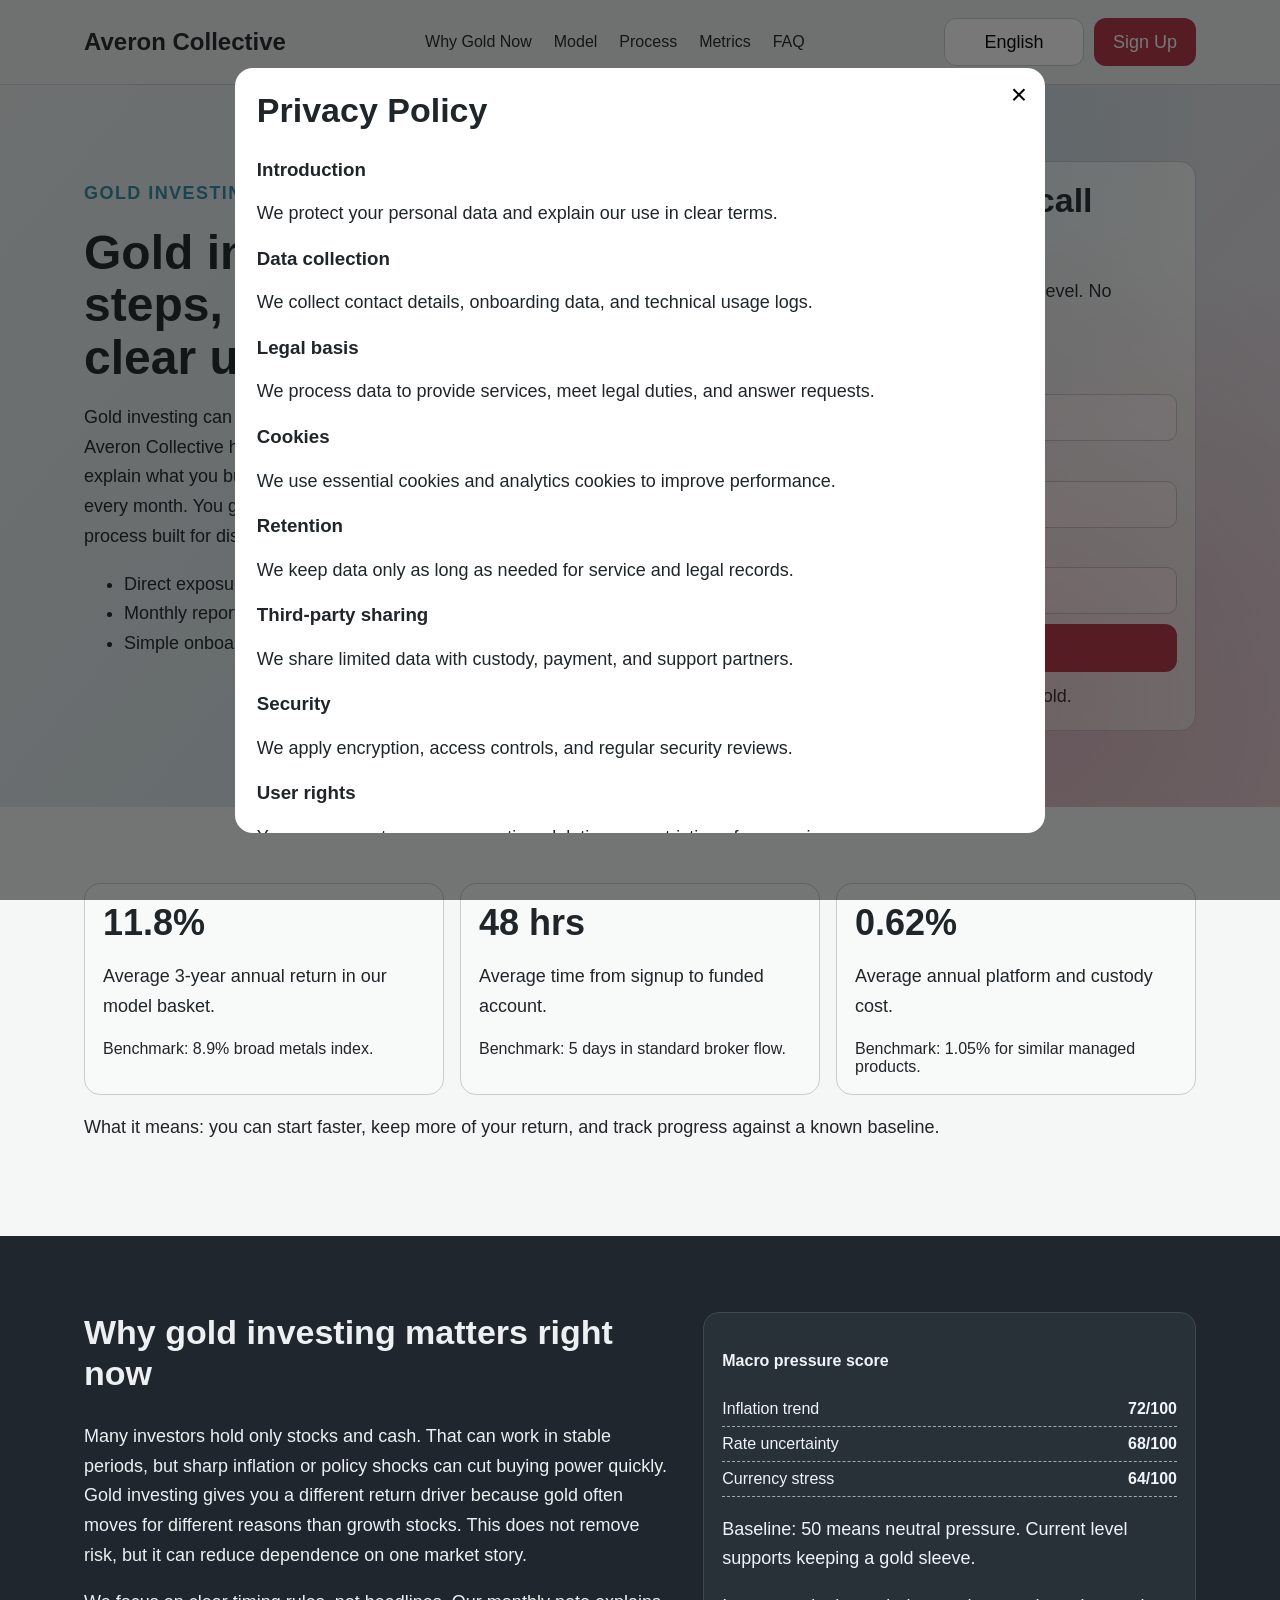
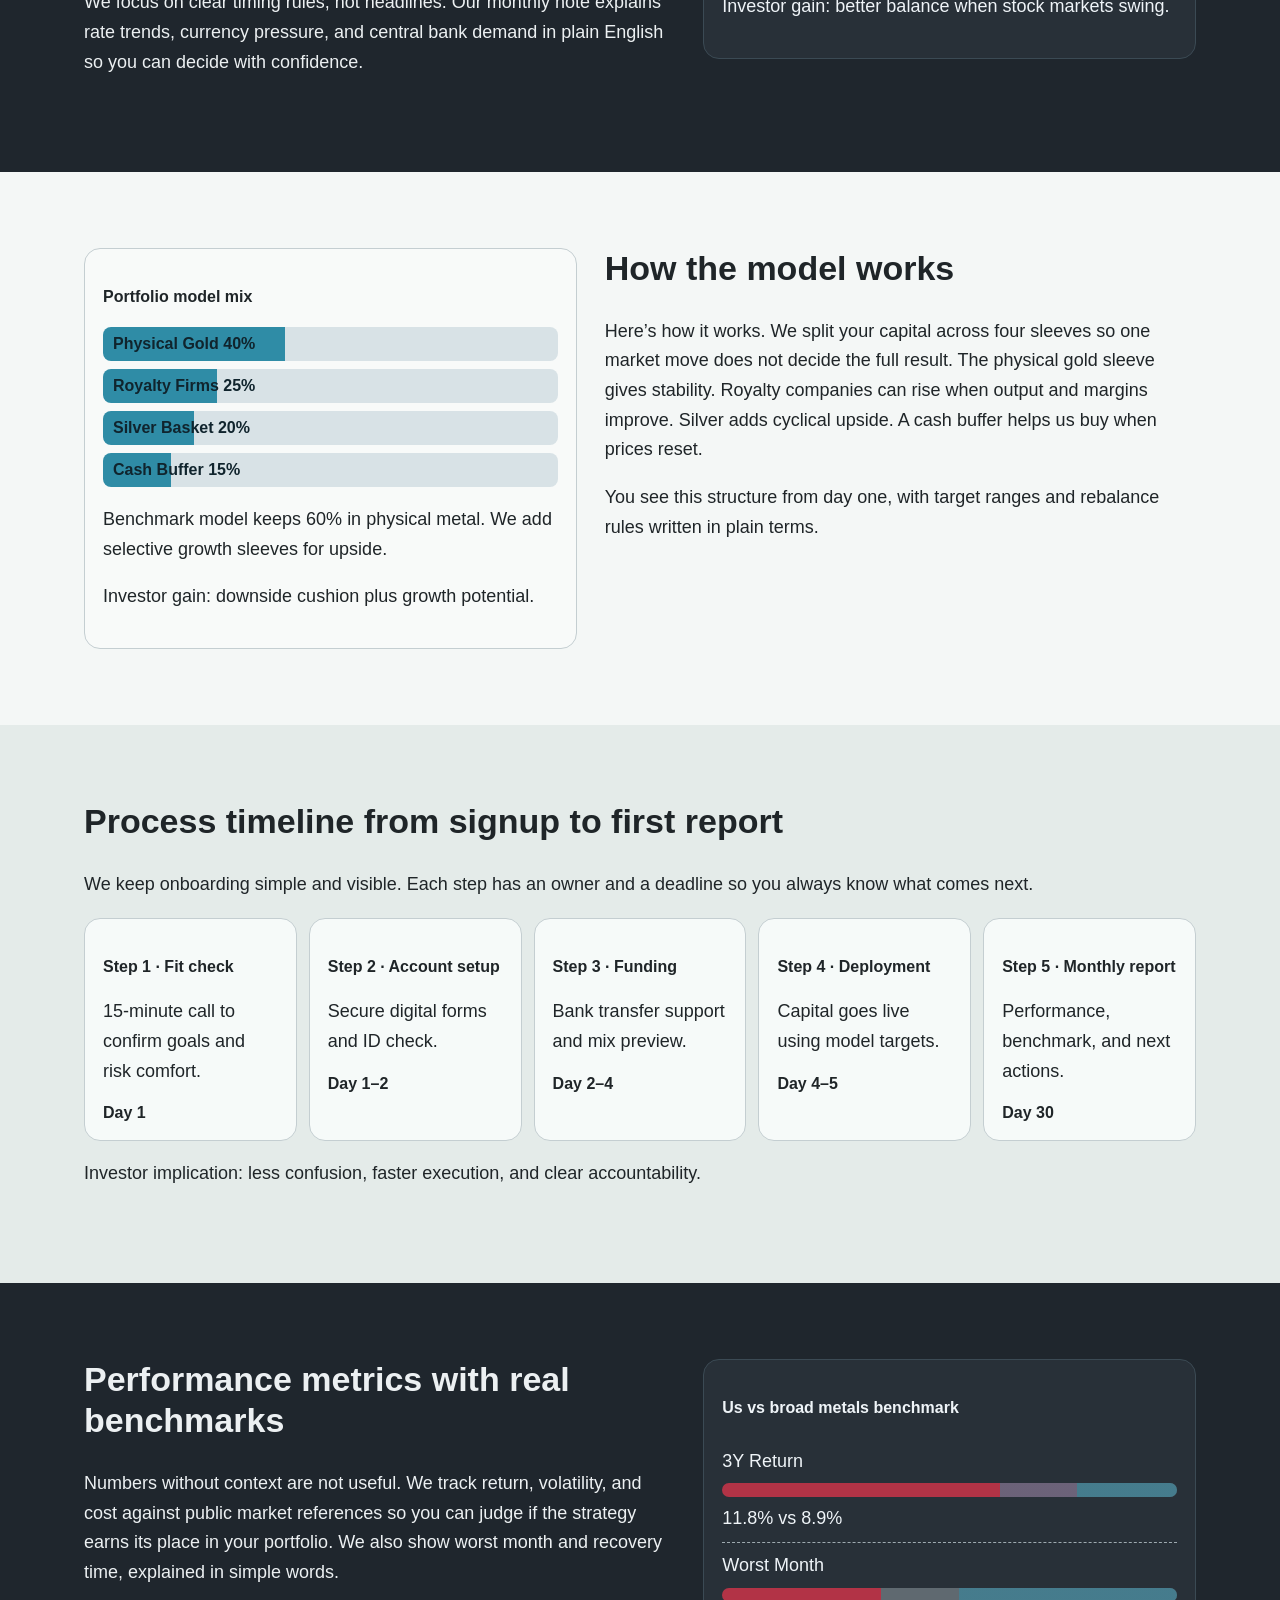
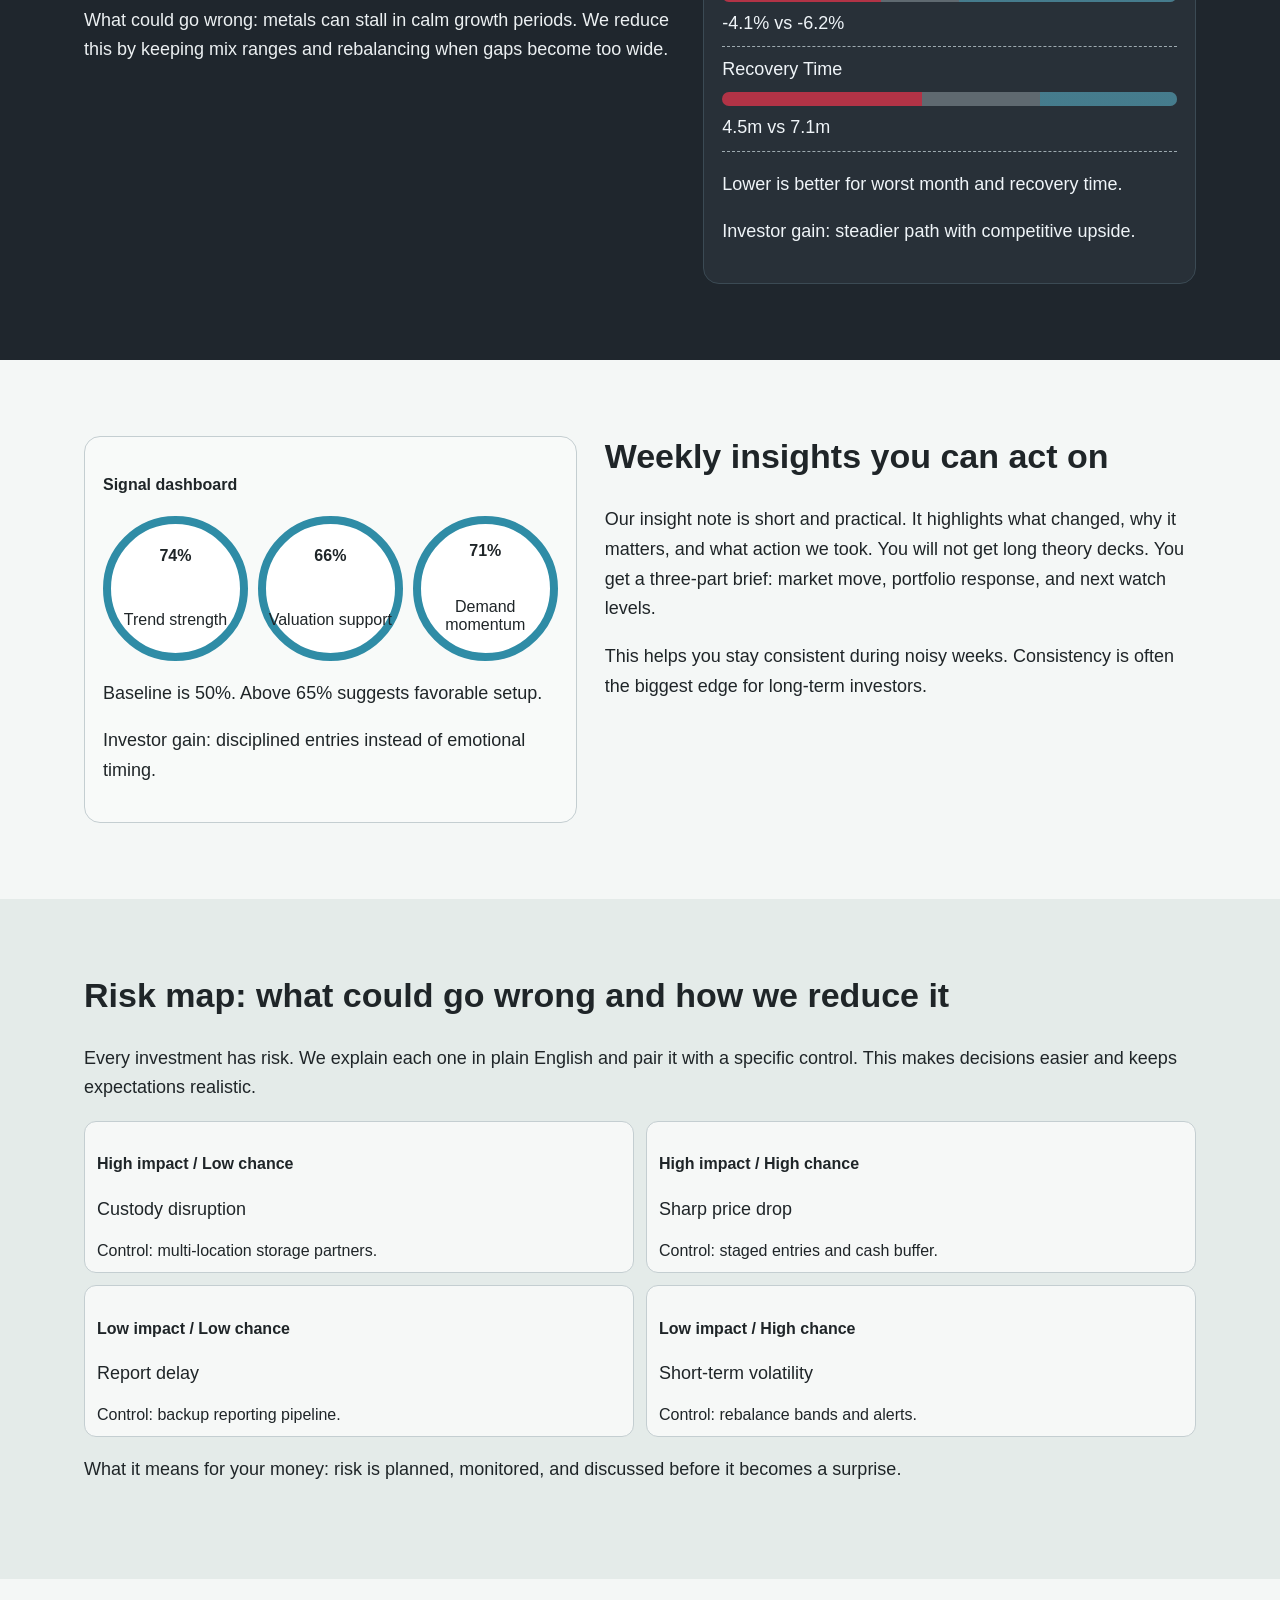
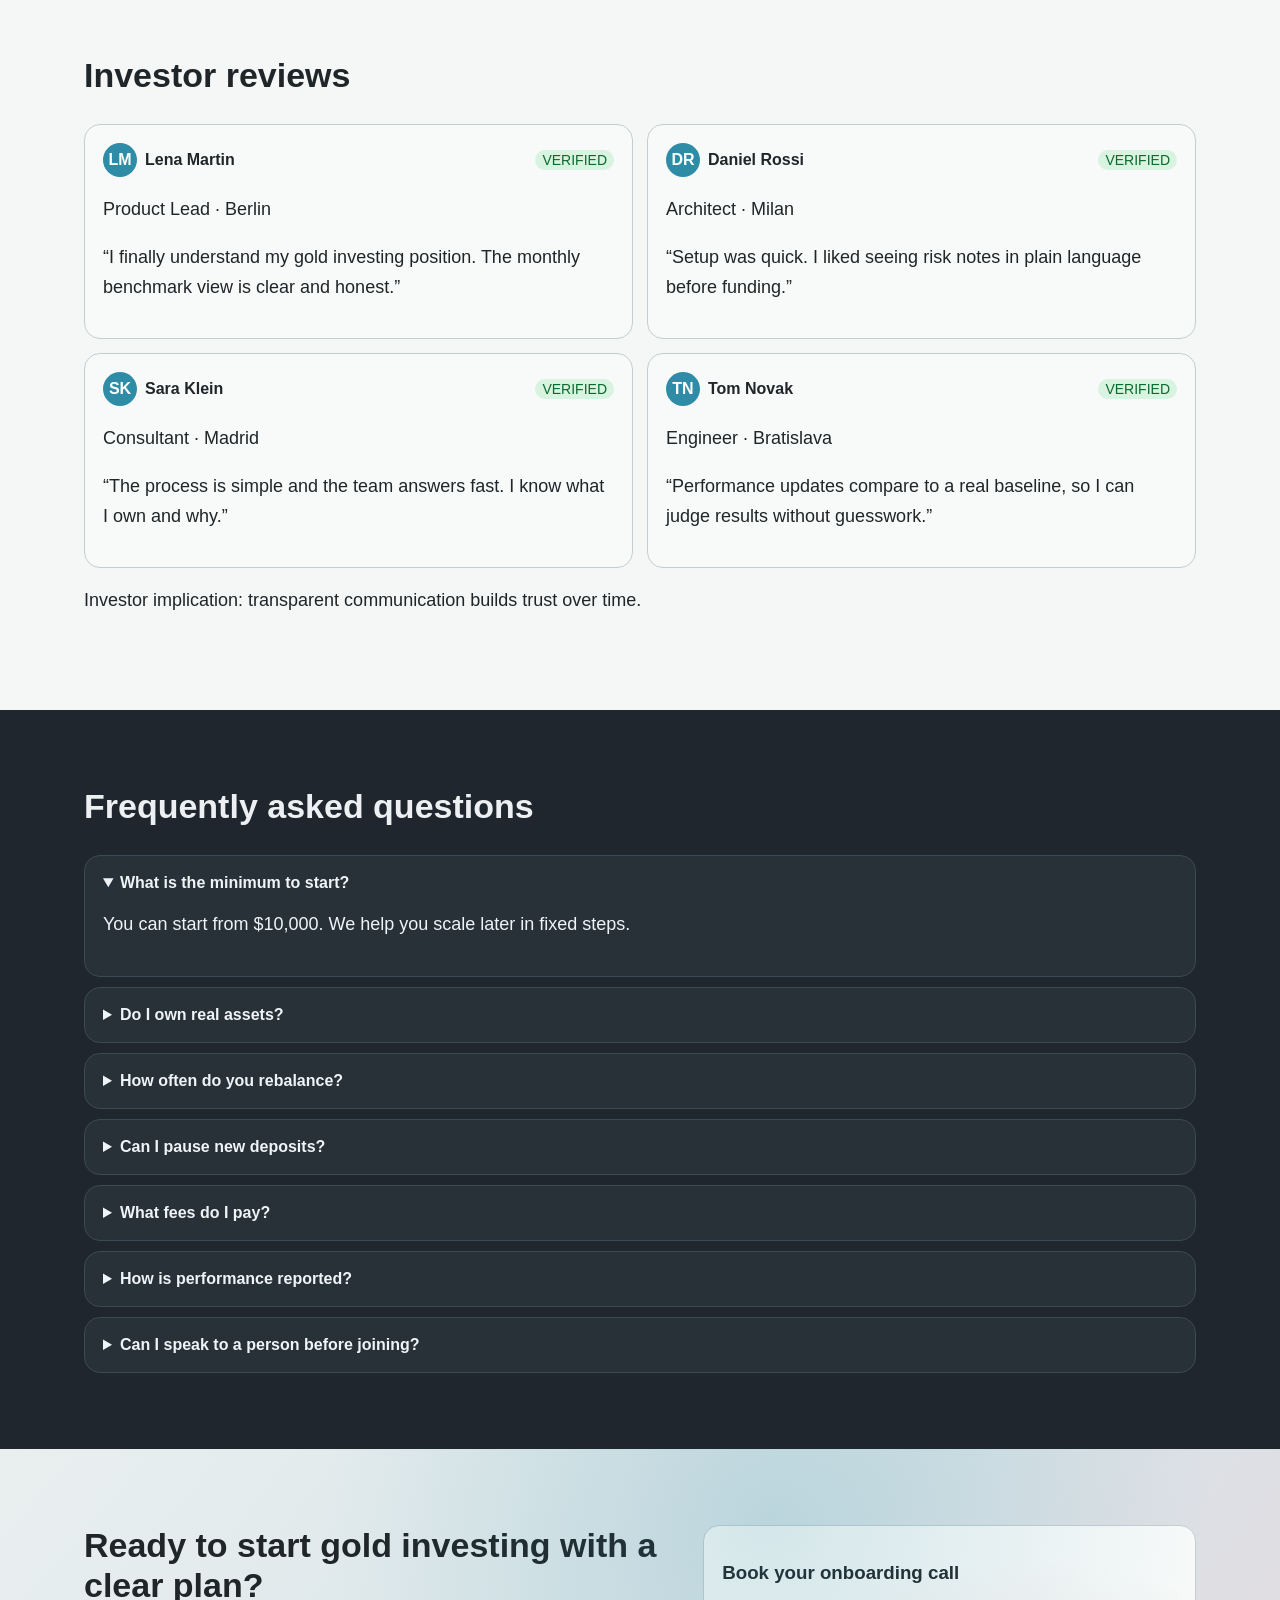
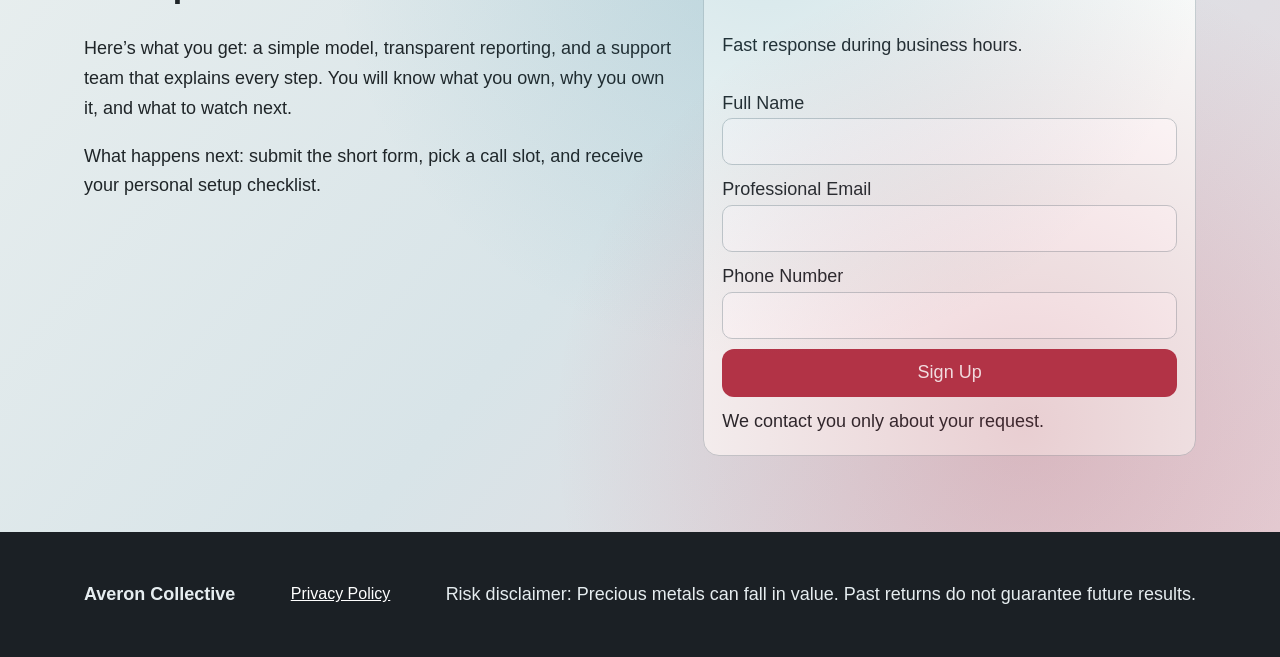
<file: index.html>
<!-- DESIGN SEED: 4831 -->
<!DOCTYPE html>
<html lang="en">
<head>
  <meta charset="UTF-8" />
  <meta name="viewport" content="width=device-width, initial-scale=1.0" />
  <title>Averon Collective | Gold Investing Strategy for English</title>
  <meta name="description" content="Learn how Averon Collective makes gold investing simple for long-term investors in English. Clear process, transparent metrics, and risk controls." />
  <link rel="canonical" href="https://averoncollective.com/index.html" />
  <link rel="alternate" hreflang="en" href="https://averoncollective.com/index.html" />
  <link rel="alternate" hreflang="de" href="https://averoncollective.com/de/index.html" />
  <link rel="alternate" hreflang="fr" href="https://averoncollective.com/fr/index.html" />
  <link rel="alternate" hreflang="es" href="https://averoncollective.com/es/index.html" />
  <link rel="alternate" hreflang="it" href="https://averoncollective.com/it/index.html" />
  <link rel="alternate" hreflang="tr" href="https://averoncollective.com/tr/index.html" />
  <link rel="alternate" hreflang="pt" href="https://averoncollective.com/pt/index.html" />
  <link rel="alternate" hreflang="ja" href="https://averoncollective.com/jp/index.html" />
  <link rel="alternate" hreflang="sk" href="https://averoncollective.com/sk/index.html" />
  <link rel="alternate" hreflang="nl-BE" href="https://averoncollective.com/be/index.html" />
  <meta property="og:title" content="Averon Collective | Gold Investing Strategy for English" />
  <meta property="og:description" content="Learn how Averon Collective makes gold investing simple for long-term investors in English. Clear process, transparent metrics, and risk controls." />
  <meta property="og:type" content="website" />
  <meta property="og:url" content="https://averoncollective.com/index.html" />
  <meta name="twitter:card" content="summary_large_image" />
  <meta name="twitter:title" content="Averon Collective | Gold Investing Strategy for English" />
  <meta name="twitter:description" content="Learn how Averon Collective makes gold investing simple for long-term investors in English. Clear process, transparent metrics, and risk controls." />
  <link rel="stylesheet" href="assets/style.css" />
</head>
<body data-lang="English">
<header class="site-header">
  <div class="container header-inner">
    <a class="brand" href="index.html">Averon Collective</a>
    <nav class="main-nav" aria-label="Main navigation"><a href="#why">Why Gold Now</a>
<a href="#model">Model</a>
<a href="#process">Process</a>
<a href="#metrics">Metrics</a>
<a href="#faq">FAQ</a></nav>
    <div class="header-actions">
      <div class="lang-wrap">
        <button class="btn btn-lang" aria-haspopup="true" aria-expanded="false">English</button>
        <div class="lang-menu" role="menu"><a href="index.html" role="menuitem"><svg viewBox="0 0 60 40" aria-hidden="true"><rect width="60" height="40" fill="#012169"/><path d="M0 0 60 40M60 0 0 40" stroke="#fff" stroke-width="8"/><path d="M0 0 60 40M60 0 0 40" stroke="#C8102E" stroke-width="4"/><path d="M30 0v40M0 20h60" stroke="#fff" stroke-width="12"/><path d="M30 0v40M0 20h60" stroke="#C8102E" stroke-width="7"/></svg><span>English</span></a><a href="de/index.html" role="menuitem"><svg viewBox="0 0 60 40" aria-hidden="true"><rect width="60" height="13.3" y="0" fill="#000"/><rect width="60" height="13.3" y="13.3" fill="#DD0000"/><rect width="60" height="13.4" y="26.6" fill="#FFCE00"/></svg><span>Deutsch</span></a><a href="fr/index.html" role="menuitem"><svg viewBox="0 0 60 40" aria-hidden="true"><rect width="20" height="40" fill="#0055A4"/><rect x="20" width="20" height="40" fill="#fff"/><rect x="40" width="20" height="40" fill="#EF4135"/></svg><span>Français</span></a><a href="es/index.html" role="menuitem"><svg viewBox="0 0 60 40" aria-hidden="true"><rect width="60" height="10" y="0" fill="#AA151B"/><rect width="60" height="20" y="10" fill="#F1BF00"/><rect width="60" height="10" y="30" fill="#AA151B"/></svg><span>Español</span></a><a href="it/index.html" role="menuitem"><svg viewBox="0 0 60 40" aria-hidden="true"><rect width="20" height="40" fill="#009246"/><rect x="20" width="20" height="40" fill="#fff"/><rect x="40" width="20" height="40" fill="#CE2B37"/></svg><span>Italiano</span></a><a href="tr/index.html" role="menuitem"><svg viewBox="0 0 60 40" aria-hidden="true"><rect width="60" height="40" fill="#E30A17"/><circle cx="24" cy="20" r="10" fill="#fff"/><circle cx="27" cy="20" r="8" fill="#E30A17"/><polygon points="34,20 40,17 40,23" fill="#fff"/></svg><span>Türkçe</span></a><a href="pt/index.html" role="menuitem"><svg viewBox="0 0 60 40" aria-hidden="true"><rect width="24" height="40" fill="#046A38"/><rect x="24" width="36" height="40" fill="#DA291C"/><circle cx="24" cy="20" r="7" fill="#FFCD00"/></svg><span>Português</span></a><a href="jp/index.html" role="menuitem"><svg viewBox="0 0 60 40" aria-hidden="true"><rect width="60" height="40" fill="#fff"/><circle cx="30" cy="20" r="10" fill="#BC002D"/></svg><span>日本語</span></a><a href="sk/index.html" role="menuitem"><svg viewBox="0 0 60 40" aria-hidden="true"><rect width="60" height="13.3" fill="#fff"/><rect y="13.3" width="60" height="13.3" fill="#0B4EA2"/><rect y="26.6" width="60" height="13.4" fill="#EE1C25"/></svg><span>Slovenčina</span></a><a href="be/index.html" role="menuitem"><svg viewBox="0 0 60 40" aria-hidden="true"><rect width="20" height="40" fill="#000"/><rect x="20" width="20" height="40" fill="#FFD90C"/><rect x="40" width="20" height="40" fill="#EF3340"/></svg><span>Belgium</span></a>
        </div>
      </div>
      <a href="#lead" class="btn btn-primary">Sign Up</a>
      <button class="burger" aria-label="Open menu" aria-expanded="false" aria-controls="mobile-drawer"><span></span><span></span><span></span></button>
    </div>
  </div>
  <div class="mobile-drawer" id="mobile-drawer" aria-hidden="true">
    <button class="drawer-close" aria-label="Close menu">×</button>
    <nav class="drawer-nav"><a href="#why">Why Gold Now</a>
<a href="#model">Model</a>
<a href="#process">Process</a>
<a href="#metrics">Metrics</a>
<a href="#faq">FAQ</a>
      <div class="drawer-lang"><a href="index.html">English</a>
                <a href="de/index.html">Deutsch</a>
                <a href="fr/index.html">Français</a>
                <a href="es/index.html">Español</a>
                <a href="it/index.html">Italiano</a>
                <a href="tr/index.html">Türkçe</a>
                <a href="pt/index.html">Português</a>
                <a href="jp/index.html">日本語</a>
                <a href="sk/index.html">Slovenčina</a>
                <a href="be/index.html">Belgium</a></div>
      <a href="#lead" class="btn btn-primary">Sign Up</a>
    </nav>
  </div>
  <div class="drawer-overlay"></div>
</header>

<main>
<section class="hero section-mesh" id="lead">
  <div class="container hero-grid">
    <div>
      <p class="eyebrow">Gold investing for long-term investors</p>
      <h1>Gold investing with clear steps, clear costs, and clear updates</h1>
      <p>Gold investing can protect part of your savings when markets move fast. Averon Collective helps you join gold investing with a simple plan. We explain what you buy, how we store it, and how performance is tracked every month. You get one clear dashboard, one support team, and one process built for disciplined investors who value clarity over hype.</p>
      <ul class="check-list"><li>Direct exposure to physical gold and selected metal funds</li><li>Monthly report with benchmark comparison</li><li>Simple onboarding in under 10 minutes</li></ul>
    </div>
    <form class="lead-form" aria-label="Hero lead form">
      <h2>Start with a guided call</h2>
      <p>See if this fits your timeline and comfort level. No pressure.</p>
      <label>Full Name<input type="text" required /></label>
      <label>Professional Email<input type="email" required /></label>
      <label>Phone Number<input type="tel" required /></label>
      <button type="submit" class="btn btn-primary">Sign Up</button>
      <small>Your details stay private and are never sold.</small>
    </form>
  </div>
</section>

<section class="kpi-strip section-light">
 <div class="container kpi-grid">
  <article><h3>11.8%</h3><p>Average 3-year annual return in our model basket.</p><span>Benchmark: 8.9% broad metals index.</span></article>
  <article><h3>48 hrs</h3><p>Average time from signup to funded account.</p><span>Benchmark: 5 days in standard broker flow.</span></article>
  <article><h3>0.62%</h3><p>Average annual platform and custody cost.</p><span>Benchmark: 1.05% for similar managed products.</span></article>
 </div>
 <div class="container"><p class="interpret">What it means: you can start faster, keep more of your return, and track progress against a known baseline.</p></div>
</section>

<section id="why" class="section-dark">
 <div class="container split">
  <div><h2>Why gold investing matters right now</h2><p>Many investors hold only stocks and cash. That can work in stable periods, but sharp inflation or policy shocks can cut buying power quickly. Gold investing gives you a different return driver because gold often moves for different reasons than growth stocks. This does not remove risk, but it can reduce dependence on one market story.</p><p>We focus on clear timing rules, not headlines. Our monthly note explains rate trends, currency pressure, and central bank demand in plain English so you can decide with confidence.</p></div>
  <div class="visual-card">
    <h4>Macro pressure score</h4><div class="vbars"><div><span>Inflation trend</span><b>72/100</b></div><div><span>Rate uncertainty</span><b>68/100</b></div><div><span>Currency stress</span><b>64/100</b></div></div>
    <p>Baseline: 50 means neutral pressure. Current level supports keeping a gold sleeve.</p><p class="gain">Investor gain: better balance when stock markets swing.</p>
  </div>
 </div>
</section>

<section id="model" class="section-light">
 <div class="container split reverse">
  <div class="visual-card"><h4>Portfolio model mix</h4>
    <div class="stack"><span style="--w:40%">Physical Gold 40%</span><span style="--w:25%">Royalty Firms 25%</span><span style="--w:20%">Silver Basket 20%</span><span style="--w:15%">Cash Buffer 15%</span></div>
    <p>Benchmark model keeps 60% in physical metal. We add selective growth sleeves for upside.</p><p class="gain">Investor gain: downside cushion plus growth potential.</p></div>
  <div><h2>How the model works</h2><p>Here’s how it works. We split your capital across four sleeves so one market move does not decide the full result. The physical gold sleeve gives stability. Royalty companies can rise when output and margins improve. Silver adds cyclical upside. A cash buffer helps us buy when prices reset.</p><p>You see this structure from day one, with target ranges and rebalance rules written in plain terms.</p></div>
 </div>
</section>

<section id="process" class="section-neutral">
 <div class="container">
  <h2>Process timeline from signup to first report</h2>
  <p>We keep onboarding simple and visible. Each step has an owner and a deadline so you always know what comes next.</p>
  <div class="timeline"><article><h4>Step 1 · Fit check</h4><p>15-minute call to confirm goals and risk comfort.</p><b>Day 1</b></article><article><h4>Step 2 · Account setup</h4><p>Secure digital forms and ID check.</p><b>Day 1–2</b></article><article><h4>Step 3 · Funding</h4><p>Bank transfer support and mix preview.</p><b>Day 2–4</b></article><article><h4>Step 4 · Deployment</h4><p>Capital goes live using model targets.</p><b>Day 4–5</b></article><article><h4>Step 5 · Monthly report</h4><p>Performance, benchmark, and next actions.</p><b>Day 30</b></article></div>
  <p class="interpret">Investor implication: less confusion, faster execution, and clear accountability.</p>
 </div>
</section>

<section id="metrics" class="section-dark">
 <div class="container split">
  <div><h2>Performance metrics with real benchmarks</h2><p>Numbers without context are not useful. We track return, volatility, and cost against public market references so you can judge if the strategy earns its place in your portfolio. We also show worst month and recovery time, explained in simple words.</p><p>What could go wrong: metals can stall in calm growth periods. We reduce this by keeping mix ranges and rebalancing when gaps become too wide.</p></div>
  <div class="dual-bars visual-card"><h4>Us vs broad metals benchmark</h4><div class="bar"><label>3Y Return</label><i style="--a:78%;--b:61%"></i><small>11.8% vs 8.9%</small></div><div class="bar"><label>Worst Month</label><i style="--a:35%;--b:52%"></i><small>-4.1% vs -6.2%</small></div><div class="bar"><label>Recovery Time</label><i style="--a:44%;--b:70%"></i><small>4.5m vs 7.1m</small></div><p>Lower is better for worst month and recovery time.</p><p class="gain">Investor gain: steadier path with competitive upside.</p></div>
 </div>
</section>

<section id="insights" class="section-light">
 <div class="container split reverse">
  <div class="visual-card ring-wrap"><h4>Signal dashboard</h4><div class="rings"><div><b>74%</b><span>Trend strength</span></div><div><b>66%</b><span>Valuation support</span></div><div><b>71%</b><span>Demand momentum</span></div></div><p>Baseline is 50%. Above 65% suggests favorable setup.</p><p class="gain">Investor gain: disciplined entries instead of emotional timing.</p></div>
  <div><h2>Weekly insights you can act on</h2><p>Our insight note is short and practical. It highlights what changed, why it matters, and what action we took. You will not get long theory decks. You get a three-part brief: market move, portfolio response, and next watch levels.</p><p>This helps you stay consistent during noisy weeks. Consistency is often the biggest edge for long-term investors.</p></div>
 </div>
</section>

<section id="risk" class="section-neutral">
 <div class="container">
  <h2>Risk map: what could go wrong and how we reduce it</h2>
  <p>Every investment has risk. We explain each one in plain English and pair it with a specific control. This makes decisions easier and keeps expectations realistic.</p>
  <div class="risk-matrix"><div><h4>High impact / Low chance</h4><p>Custody disruption</p><span>Control: multi-location storage partners.</span></div><div><h4>High impact / High chance</h4><p>Sharp price drop</p><span>Control: staged entries and cash buffer.</span></div><div><h4>Low impact / Low chance</h4><p>Report delay</p><span>Control: backup reporting pipeline.</span></div><div><h4>Low impact / High chance</h4><p>Short-term volatility</p><span>Control: rebalance bands and alerts.</span></div></div>
  <p class="interpret">What it means for your money: risk is planned, monitored, and discussed before it becomes a surprise.</p>
 </div>
</section>

<section class="section-light reviews" id="reviews">
 <div class="container"><h2>Investor reviews</h2><div class="review-grid">
  <article><div class="r-head"><span class="avatar">LM</span><strong>Lena Martin</strong><em>VERIFIED</em></div><p class="meta">Product Lead · Berlin</p><p>“I finally understand my gold investing position. The monthly benchmark view is clear and honest.”</p></article>
  <article><div class="r-head"><span class="avatar">DR</span><strong>Daniel Rossi</strong><em>VERIFIED</em></div><p class="meta">Architect · Milan</p><p>“Setup was quick. I liked seeing risk notes in plain language before funding.”</p></article>
  <article><div class="r-head"><span class="avatar">SK</span><strong>Sara Klein</strong><em>VERIFIED</em></div><p class="meta">Consultant · Madrid</p><p>“The process is simple and the team answers fast. I know what I own and why.”</p></article>
  <article><div class="r-head"><span class="avatar">TN</span><strong>Tom Novak</strong><em>VERIFIED</em></div><p class="meta">Engineer · Bratislava</p><p>“Performance updates compare to a real baseline, so I can judge results without guesswork.”</p></article>
 </div><p class="interpret">Investor implication: transparent communication builds trust over time.</p></div>
</section>

<section id="faq" class="section-dark faq">
 <div class="container">
  <h2>Frequently asked questions</h2>
  <div class="faq-list">
   <details open><summary>What is the minimum to start?</summary><p>You can start from $10,000. We help you scale later in fixed steps.</p></details>
   <details><summary>Do I own real assets?</summary><p>Yes. The core sleeve uses physical gold custody records plus audited statements.</p></details>
   <details><summary>How often do you rebalance?</summary><p>We check weekly and rebalance when mix weights move outside target bands.</p></details>
   <details><summary>Can I pause new deposits?</summary><p>Yes. You can pause at any time while keeping current holdings active.</p></details>
   <details><summary>What fees do I pay?</summary><p>You pay one clear management and custody fee shown before signup.</p></details>
   <details><summary>How is performance reported?</summary><p>You receive a monthly report with return, benchmark, and key risk notes.</p></details>
   <details><summary>Can I speak to a person before joining?</summary><p>Yes. Every signup includes an advisor call to confirm fit and timeline.</p></details>
  </div>
 </div>
</section>

<section class="section-mesh final-cta">
  <div class="container split">
    <div><h2>Ready to start gold investing with a clear plan?</h2><p>Here’s what you get: a simple model, transparent reporting, and a support team that explains every step. You will know what you own, why you own it, and what to watch next.</p><p>What happens next: submit the short form, pick a call slot, and receive your personal setup checklist.</p></div>
    <form class="lead-form" aria-label="Final lead form">
      <h3>Book your onboarding call</h3>
      <p>Fast response during business hours.</p>
      <label>Full Name<input type="text" required /></label>
      <label>Professional Email<input type="email" required /></label>
      <label>Phone Number<input type="tel" required /></label>
      <button type="submit" class="btn btn-primary">Sign Up</button>
      <small>We contact you only about your request.</small>
    </form>
  </div>
</section>
</main>

<footer class="site-footer">
 <div class="container footer-inner"><p><strong>Averon Collective</strong></p><a href="#" data-open-privacy>Privacy Policy</a><p>Risk disclaimer: Precious metals can fall in value. Past returns do not guarantee future results.</p></div>
</footer>

<div class="privacy-modal" role="dialog" aria-modal="true" aria-labelledby="privacy-title" hidden>
  <div class="privacy-panel">
    <button class="privacy-x" aria-label="Close privacy policy">×</button>
    <h2 id="privacy-title">Privacy Policy</h2>
    <h3>Introduction</h3><p>We protect your personal data and explain our use in clear terms.</p>
    <h3>Data collection</h3><p>We collect contact details, onboarding data, and technical usage logs.</p>
    <h3>Legal basis</h3><p>We process data to provide services, meet legal duties, and answer requests.</p>
    <h3>Cookies</h3><p>We use essential cookies and analytics cookies to improve performance.</p>
    <h3>Retention</h3><p>We keep data only as long as needed for service and legal records.</p>
    <h3>Third-party sharing</h3><p>We share limited data with custody, payment, and support partners.</p>
    <h3>Security</h3><p>We apply encryption, access controls, and regular security reviews.</p>
    <h3>User rights</h3><p>You can request access, correction, deletion, or restriction of processing.</p>
    <h3>International transfers</h3><p>If data moves across borders, we use legal safeguards and contracts.</p>
    <h3>Industry risk disclosure</h3><p>Investment services include market risk and operational risk, and these cannot be fully removed.</p>
    <h3>Contact</h3><p>Email privacy@averoncollective.com for any privacy request.</p>
    <div class="privacy-footer"><button class="btn btn-secondary" data-close-privacy>Close</button></div>
  </div>
</div>

<script type="application/ld+json">{"@context":"https://schema.org","@graph":[{"@type":"Organization","name":"Averon Collective","url":"https://averoncollective.com/","logo":"https://averoncollective.com/assets/img/logo.png"},{"@type":"WebSite","name":"Averon Collective","url":"https://averoncollective.com/"},{"@type":"FAQPage","mainEntity":[{"@type":"Question","name":"What is the minimum to start?","acceptedAnswer":{"@type":"Answer","text":"You can start from $10,000."}},{"@type":"Question","name":"Do I own real assets?","acceptedAnswer":{"@type":"Answer","text":"Yes, the core sleeve uses physical gold custody records."}}]},{"@type":"Review","itemReviewed":{"@type":"Organization","name":"Averon Collective"},"author":{"@type":"Person","name":"Lena Martin"},"reviewRating":{"@type":"Rating","ratingValue":"5","bestRating":"5"},"reviewBody":"Clear monthly updates and simple onboarding."}]}</script>
<script src="assets/app.js" defer></script>
</body>
</html>
</file>
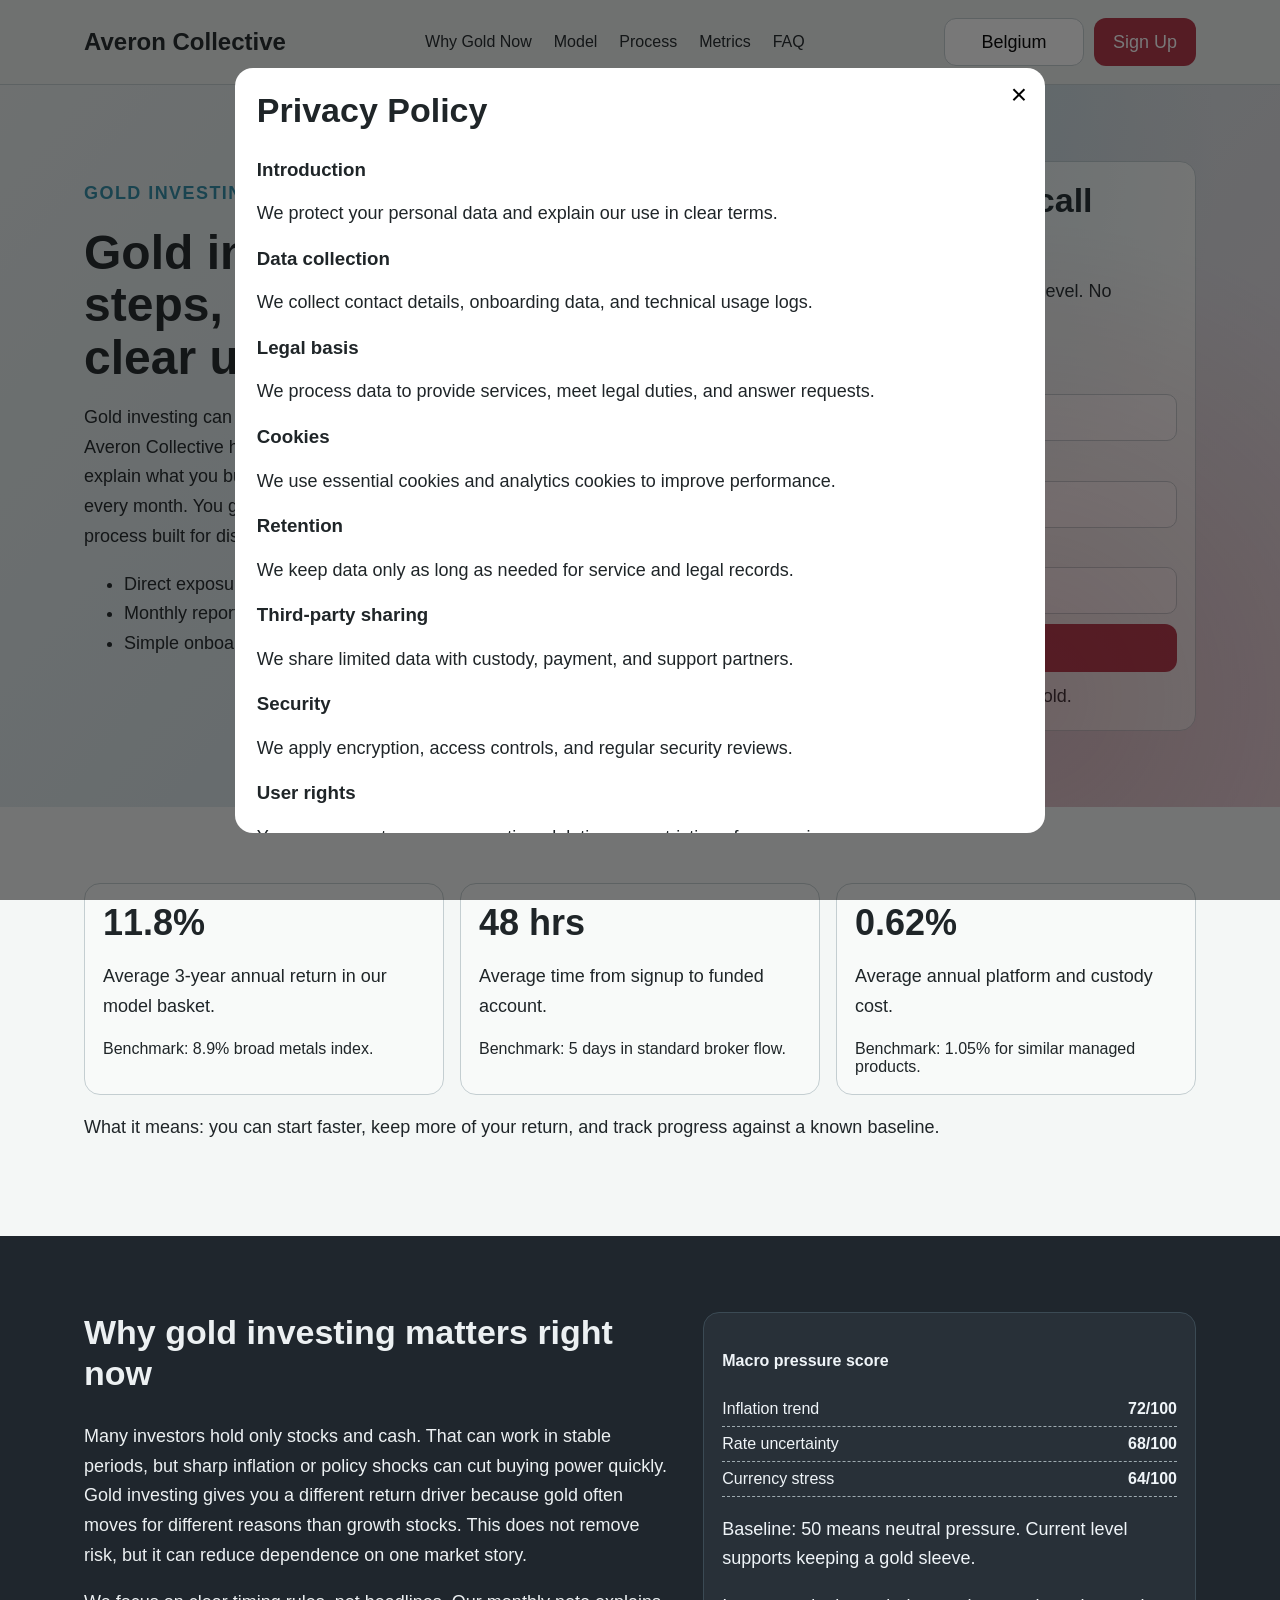
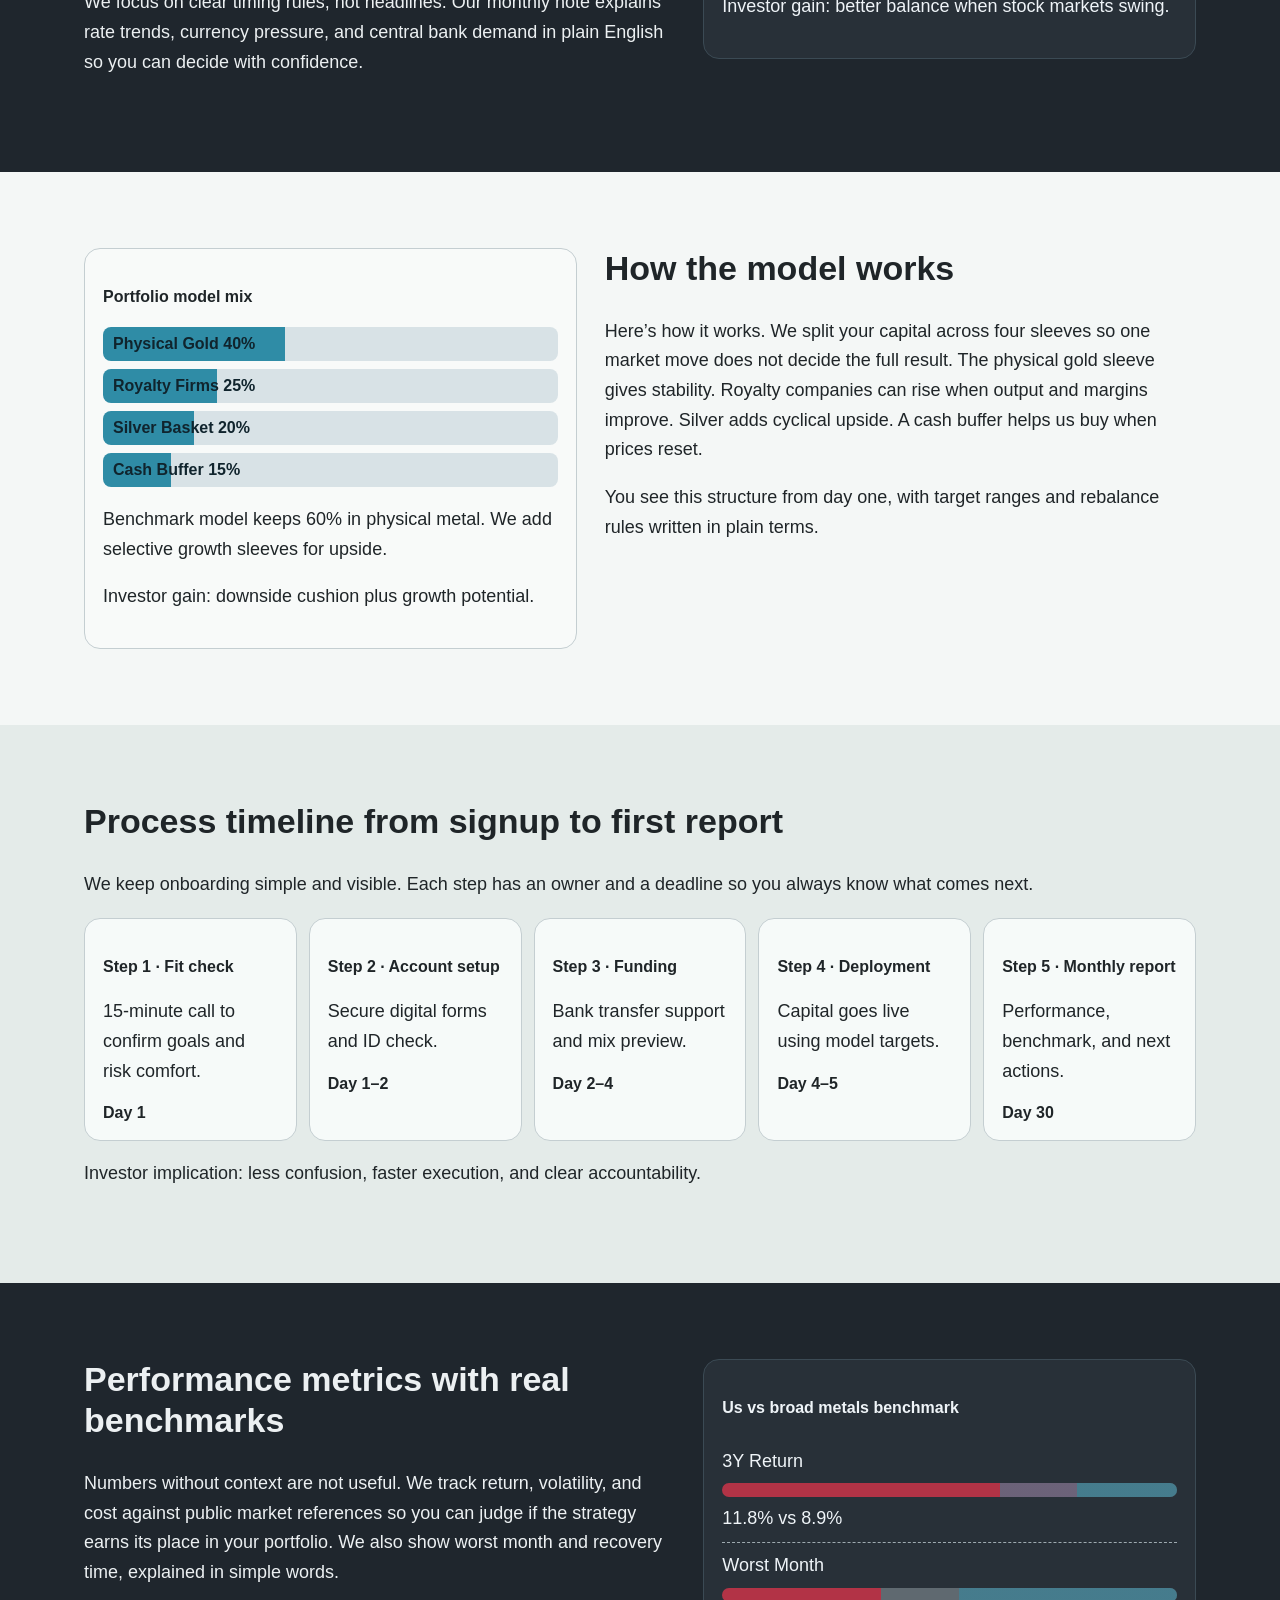
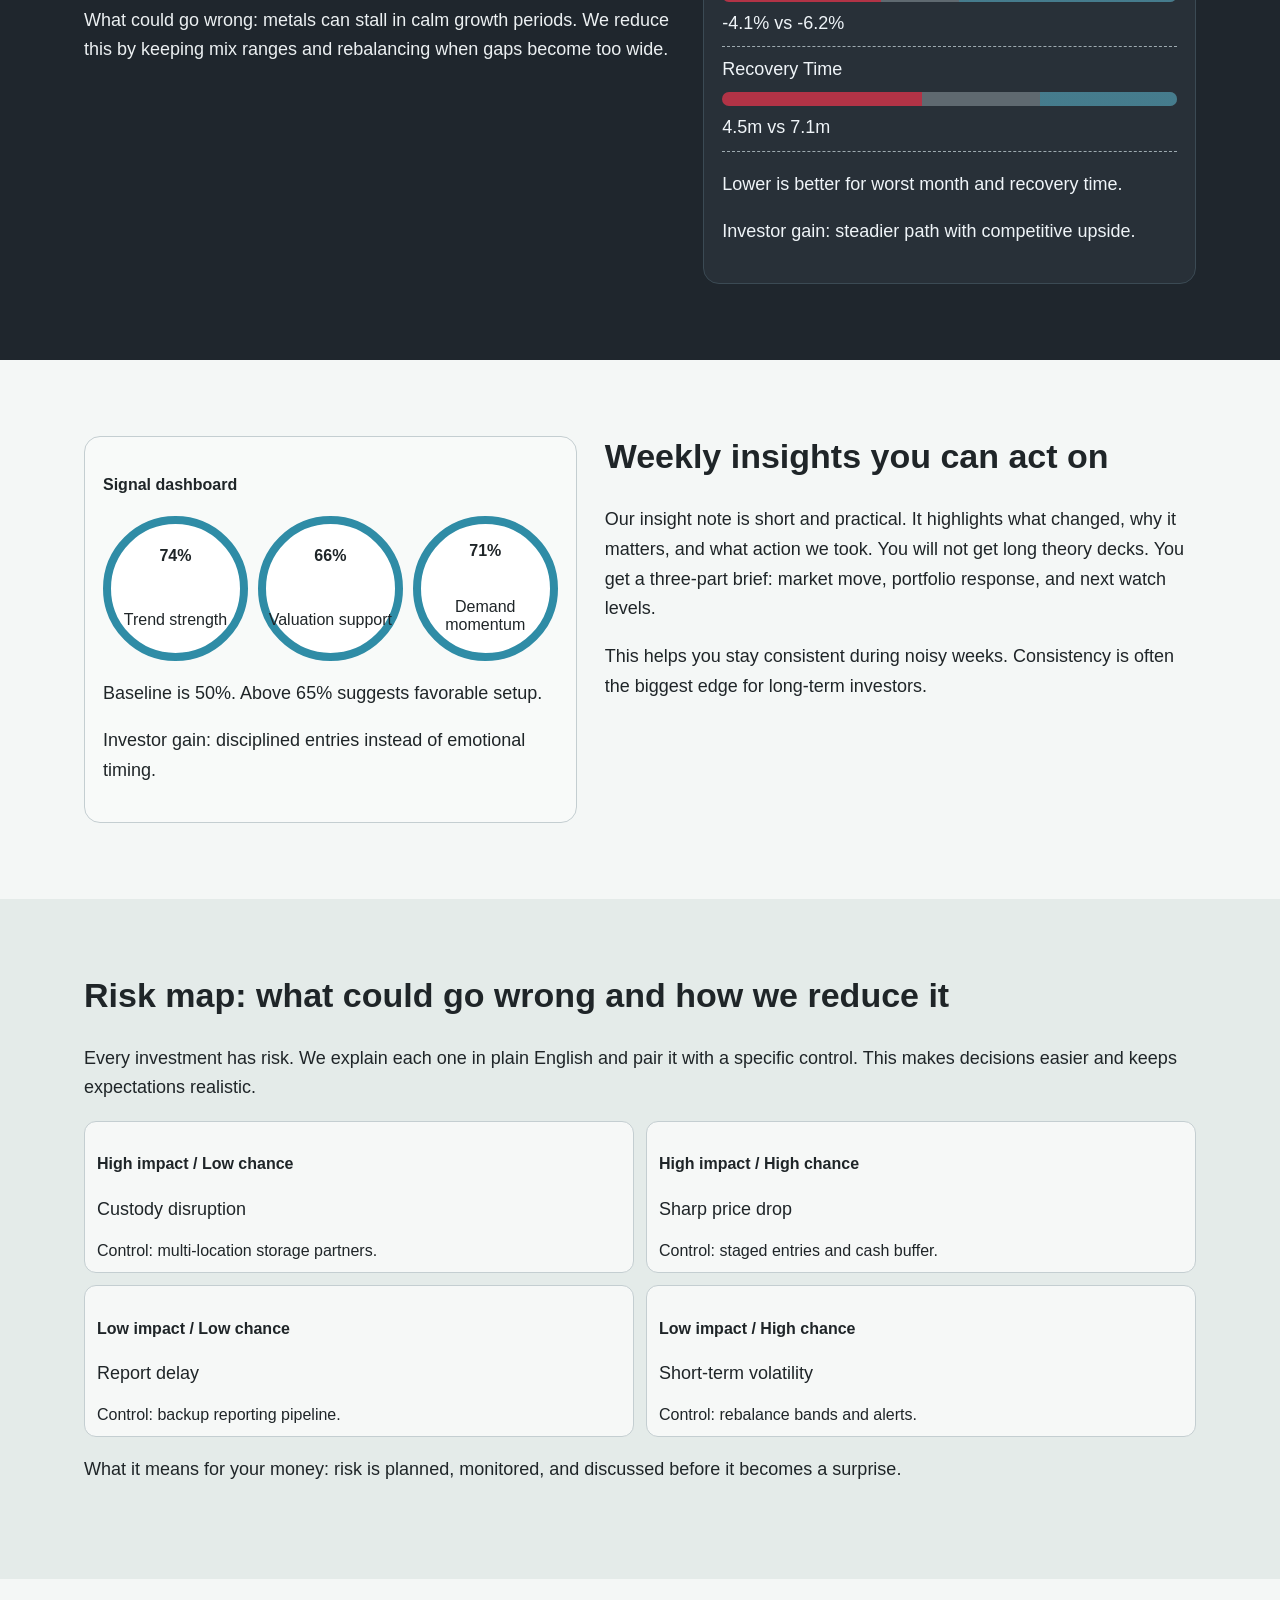
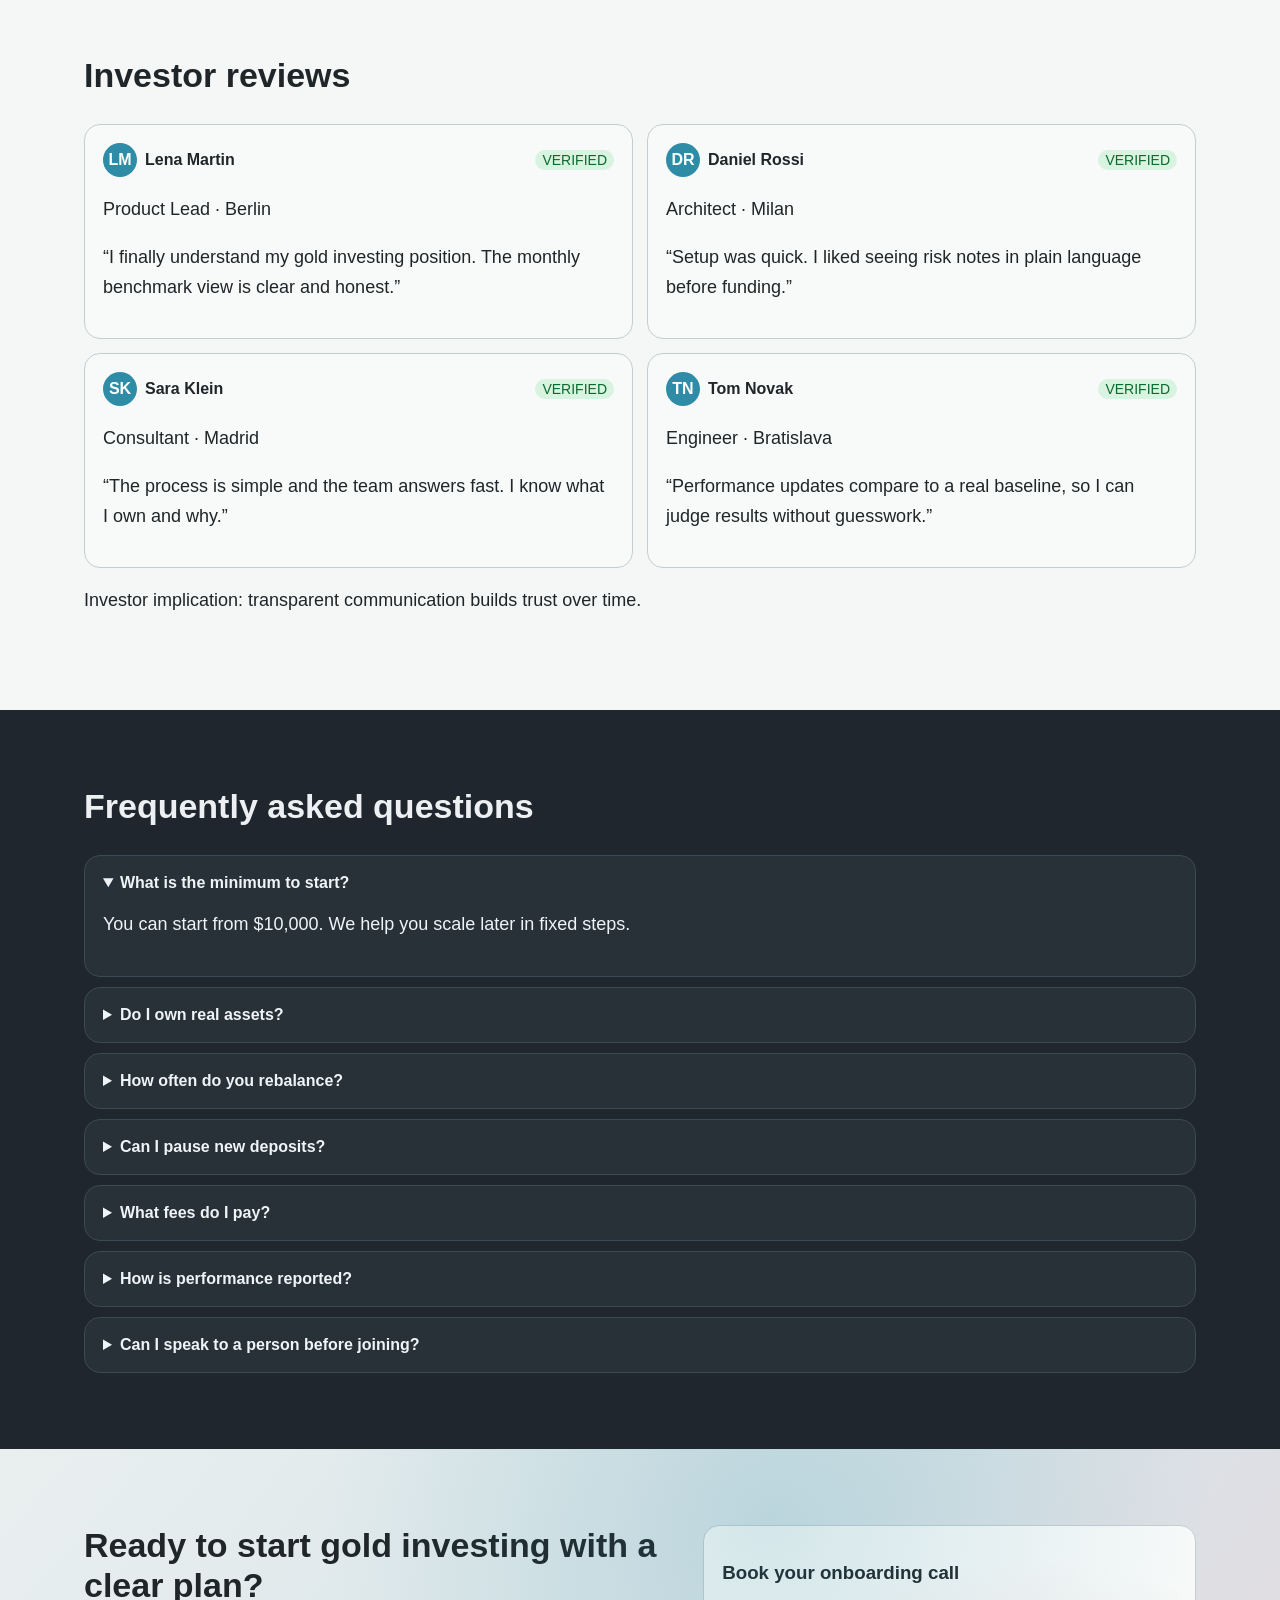
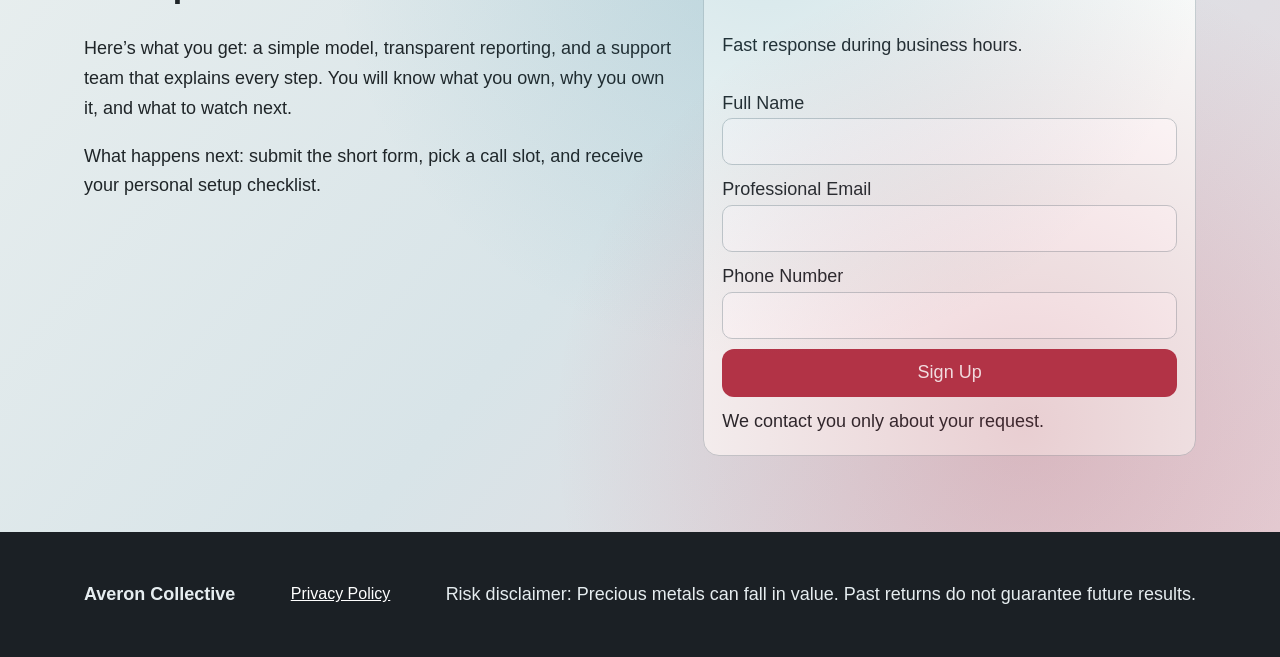
<file: be/index.html>
<!-- DESIGN SEED: 4831 -->
<!DOCTYPE html>
<html lang="en">
<head>
  <meta charset="UTF-8" />
  <meta name="viewport" content="width=device-width, initial-scale=1.0" />
  <title>Averon Collective | Gold Investing Strategy for Belgium</title>
  <meta name="description" content="Learn how Averon Collective makes gold investing simple for long-term investors in Belgium. Clear process, transparent metrics, and risk controls." />
  <link rel="canonical" href="https://averoncollective.com/be/index.html" />
  <link rel="alternate" hreflang="en" href="https://averoncollective.com/index.html" />
  <link rel="alternate" hreflang="de" href="https://averoncollective.com/de/index.html" />
  <link rel="alternate" hreflang="fr" href="https://averoncollective.com/fr/index.html" />
  <link rel="alternate" hreflang="es" href="https://averoncollective.com/es/index.html" />
  <link rel="alternate" hreflang="it" href="https://averoncollective.com/it/index.html" />
  <link rel="alternate" hreflang="tr" href="https://averoncollective.com/tr/index.html" />
  <link rel="alternate" hreflang="pt" href="https://averoncollective.com/pt/index.html" />
  <link rel="alternate" hreflang="ja" href="https://averoncollective.com/jp/index.html" />
  <link rel="alternate" hreflang="sk" href="https://averoncollective.com/sk/index.html" />
  <link rel="alternate" hreflang="nl-BE" href="https://averoncollective.com/be/index.html" />
  <meta property="og:title" content="Averon Collective | Gold Investing Strategy for Belgium" />
  <meta property="og:description" content="Learn how Averon Collective makes gold investing simple for long-term investors in Belgium. Clear process, transparent metrics, and risk controls." />
  <meta property="og:type" content="website" />
  <meta property="og:url" content="https://averoncollective.com/be/index.html" />
  <meta name="twitter:card" content="summary_large_image" />
  <meta name="twitter:title" content="Averon Collective | Gold Investing Strategy for Belgium" />
  <meta name="twitter:description" content="Learn how Averon Collective makes gold investing simple for long-term investors in Belgium. Clear process, transparent metrics, and risk controls." />
  <link rel="stylesheet" href="../assets/style.css" />
</head>
<body data-lang="Belgium">
<header class="site-header">
  <div class="container header-inner">
    <a class="brand" href="../index.html">Averon Collective</a>
    <nav class="main-nav" aria-label="Main navigation"><a href="#why">Why Gold Now</a>
<a href="#model">Model</a>
<a href="#process">Process</a>
<a href="#metrics">Metrics</a>
<a href="#faq">FAQ</a></nav>
    <div class="header-actions">
      <div class="lang-wrap">
        <button class="btn btn-lang" aria-haspopup="true" aria-expanded="false">Belgium</button>
        <div class="lang-menu" role="menu"><a href="../index.html" role="menuitem"><svg viewBox="0 0 60 40" aria-hidden="true"><rect width="60" height="40" fill="#012169"/><path d="M0 0 60 40M60 0 0 40" stroke="#fff" stroke-width="8"/><path d="M0 0 60 40M60 0 0 40" stroke="#C8102E" stroke-width="4"/><path d="M30 0v40M0 20h60" stroke="#fff" stroke-width="12"/><path d="M30 0v40M0 20h60" stroke="#C8102E" stroke-width="7"/></svg><span>English</span></a><a href="../de/index.html" role="menuitem"><svg viewBox="0 0 60 40" aria-hidden="true"><rect width="60" height="13.3" y="0" fill="#000"/><rect width="60" height="13.3" y="13.3" fill="#DD0000"/><rect width="60" height="13.4" y="26.6" fill="#FFCE00"/></svg><span>Deutsch</span></a><a href="../fr/index.html" role="menuitem"><svg viewBox="0 0 60 40" aria-hidden="true"><rect width="20" height="40" fill="#0055A4"/><rect x="20" width="20" height="40" fill="#fff"/><rect x="40" width="20" height="40" fill="#EF4135"/></svg><span>Français</span></a><a href="../es/index.html" role="menuitem"><svg viewBox="0 0 60 40" aria-hidden="true"><rect width="60" height="10" y="0" fill="#AA151B"/><rect width="60" height="20" y="10" fill="#F1BF00"/><rect width="60" height="10" y="30" fill="#AA151B"/></svg><span>Español</span></a><a href="../it/index.html" role="menuitem"><svg viewBox="0 0 60 40" aria-hidden="true"><rect width="20" height="40" fill="#009246"/><rect x="20" width="20" height="40" fill="#fff"/><rect x="40" width="20" height="40" fill="#CE2B37"/></svg><span>Italiano</span></a><a href="../tr/index.html" role="menuitem"><svg viewBox="0 0 60 40" aria-hidden="true"><rect width="60" height="40" fill="#E30A17"/><circle cx="24" cy="20" r="10" fill="#fff"/><circle cx="27" cy="20" r="8" fill="#E30A17"/><polygon points="34,20 40,17 40,23" fill="#fff"/></svg><span>Türkçe</span></a><a href="../pt/index.html" role="menuitem"><svg viewBox="0 0 60 40" aria-hidden="true"><rect width="24" height="40" fill="#046A38"/><rect x="24" width="36" height="40" fill="#DA291C"/><circle cx="24" cy="20" r="7" fill="#FFCD00"/></svg><span>Português</span></a><a href="../jp/index.html" role="menuitem"><svg viewBox="0 0 60 40" aria-hidden="true"><rect width="60" height="40" fill="#fff"/><circle cx="30" cy="20" r="10" fill="#BC002D"/></svg><span>日本語</span></a><a href="../sk/index.html" role="menuitem"><svg viewBox="0 0 60 40" aria-hidden="true"><rect width="60" height="13.3" fill="#fff"/><rect y="13.3" width="60" height="13.3" fill="#0B4EA2"/><rect y="26.6" width="60" height="13.4" fill="#EE1C25"/></svg><span>Slovenčina</span></a><a href="../be/index.html" role="menuitem"><svg viewBox="0 0 60 40" aria-hidden="true"><rect width="20" height="40" fill="#000"/><rect x="20" width="20" height="40" fill="#FFD90C"/><rect x="40" width="20" height="40" fill="#EF3340"/></svg><span>Belgium</span></a>
        </div>
      </div>
      <a href="#lead" class="btn btn-primary">Sign Up</a>
      <button class="burger" aria-label="Open menu" aria-expanded="false" aria-controls="mobile-drawer"><span></span><span></span><span></span></button>
    </div>
  </div>
  <div class="mobile-drawer" id="mobile-drawer" aria-hidden="true">
    <button class="drawer-close" aria-label="Close menu">×</button>
    <nav class="drawer-nav"><a href="#why">Why Gold Now</a>
<a href="#model">Model</a>
<a href="#process">Process</a>
<a href="#metrics">Metrics</a>
<a href="#faq">FAQ</a>
      <div class="drawer-lang"><a href="../index.html">English</a>
                <a href="../de/index.html">Deutsch</a>
                <a href="../fr/index.html">Français</a>
                <a href="../es/index.html">Español</a>
                <a href="../it/index.html">Italiano</a>
                <a href="../tr/index.html">Türkçe</a>
                <a href="../pt/index.html">Português</a>
                <a href="../jp/index.html">日本語</a>
                <a href="../sk/index.html">Slovenčina</a>
                <a href="../be/index.html">Belgium</a></div>
      <a href="#lead" class="btn btn-primary">Sign Up</a>
    </nav>
  </div>
  <div class="drawer-overlay"></div>
</header>

<main>
<section class="hero section-mesh" id="lead">
  <div class="container hero-grid">
    <div>
      <p class="eyebrow">Gold investing for long-term investors</p>
      <h1>Gold investing with clear steps, clear costs, and clear updates</h1>
      <p>Gold investing can protect part of your savings when markets move fast. Averon Collective helps you join gold investing with a simple plan. We explain what you buy, how we store it, and how performance is tracked every month. You get one clear dashboard, one support team, and one process built for disciplined investors who value clarity over hype.</p>
      <ul class="check-list"><li>Direct exposure to physical gold and selected metal funds</li><li>Monthly report with benchmark comparison</li><li>Simple onboarding in under 10 minutes</li></ul>
    </div>
    <form class="lead-form" aria-label="Hero lead form">
      <h2>Start with a guided call</h2>
      <p>See if this fits your timeline and comfort level. No pressure.</p>
      <label>Full Name<input type="text" required /></label>
      <label>Professional Email<input type="email" required /></label>
      <label>Phone Number<input type="tel" required /></label>
      <button type="submit" class="btn btn-primary">Sign Up</button>
      <small>Your details stay private and are never sold.</small>
    </form>
  </div>
</section>

<section class="kpi-strip section-light">
 <div class="container kpi-grid">
  <article><h3>11.8%</h3><p>Average 3-year annual return in our model basket.</p><span>Benchmark: 8.9% broad metals index.</span></article>
  <article><h3>48 hrs</h3><p>Average time from signup to funded account.</p><span>Benchmark: 5 days in standard broker flow.</span></article>
  <article><h3>0.62%</h3><p>Average annual platform and custody cost.</p><span>Benchmark: 1.05% for similar managed products.</span></article>
 </div>
 <div class="container"><p class="interpret">What it means: you can start faster, keep more of your return, and track progress against a known baseline.</p></div>
</section>

<section id="why" class="section-dark">
 <div class="container split">
  <div><h2>Why gold investing matters right now</h2><p>Many investors hold only stocks and cash. That can work in stable periods, but sharp inflation or policy shocks can cut buying power quickly. Gold investing gives you a different return driver because gold often moves for different reasons than growth stocks. This does not remove risk, but it can reduce dependence on one market story.</p><p>We focus on clear timing rules, not headlines. Our monthly note explains rate trends, currency pressure, and central bank demand in plain English so you can decide with confidence.</p></div>
  <div class="visual-card">
    <h4>Macro pressure score</h4><div class="vbars"><div><span>Inflation trend</span><b>72/100</b></div><div><span>Rate uncertainty</span><b>68/100</b></div><div><span>Currency stress</span><b>64/100</b></div></div>
    <p>Baseline: 50 means neutral pressure. Current level supports keeping a gold sleeve.</p><p class="gain">Investor gain: better balance when stock markets swing.</p>
  </div>
 </div>
</section>

<section id="model" class="section-light">
 <div class="container split reverse">
  <div class="visual-card"><h4>Portfolio model mix</h4>
    <div class="stack"><span style="--w:40%">Physical Gold 40%</span><span style="--w:25%">Royalty Firms 25%</span><span style="--w:20%">Silver Basket 20%</span><span style="--w:15%">Cash Buffer 15%</span></div>
    <p>Benchmark model keeps 60% in physical metal. We add selective growth sleeves for upside.</p><p class="gain">Investor gain: downside cushion plus growth potential.</p></div>
  <div><h2>How the model works</h2><p>Here’s how it works. We split your capital across four sleeves so one market move does not decide the full result. The physical gold sleeve gives stability. Royalty companies can rise when output and margins improve. Silver adds cyclical upside. A cash buffer helps us buy when prices reset.</p><p>You see this structure from day one, with target ranges and rebalance rules written in plain terms.</p></div>
 </div>
</section>

<section id="process" class="section-neutral">
 <div class="container">
  <h2>Process timeline from signup to first report</h2>
  <p>We keep onboarding simple and visible. Each step has an owner and a deadline so you always know what comes next.</p>
  <div class="timeline"><article><h4>Step 1 · Fit check</h4><p>15-minute call to confirm goals and risk comfort.</p><b>Day 1</b></article><article><h4>Step 2 · Account setup</h4><p>Secure digital forms and ID check.</p><b>Day 1–2</b></article><article><h4>Step 3 · Funding</h4><p>Bank transfer support and mix preview.</p><b>Day 2–4</b></article><article><h4>Step 4 · Deployment</h4><p>Capital goes live using model targets.</p><b>Day 4–5</b></article><article><h4>Step 5 · Monthly report</h4><p>Performance, benchmark, and next actions.</p><b>Day 30</b></article></div>
  <p class="interpret">Investor implication: less confusion, faster execution, and clear accountability.</p>
 </div>
</section>

<section id="metrics" class="section-dark">
 <div class="container split">
  <div><h2>Performance metrics with real benchmarks</h2><p>Numbers without context are not useful. We track return, volatility, and cost against public market references so you can judge if the strategy earns its place in your portfolio. We also show worst month and recovery time, explained in simple words.</p><p>What could go wrong: metals can stall in calm growth periods. We reduce this by keeping mix ranges and rebalancing when gaps become too wide.</p></div>
  <div class="dual-bars visual-card"><h4>Us vs broad metals benchmark</h4><div class="bar"><label>3Y Return</label><i style="--a:78%;--b:61%"></i><small>11.8% vs 8.9%</small></div><div class="bar"><label>Worst Month</label><i style="--a:35%;--b:52%"></i><small>-4.1% vs -6.2%</small></div><div class="bar"><label>Recovery Time</label><i style="--a:44%;--b:70%"></i><small>4.5m vs 7.1m</small></div><p>Lower is better for worst month and recovery time.</p><p class="gain">Investor gain: steadier path with competitive upside.</p></div>
 </div>
</section>

<section id="insights" class="section-light">
 <div class="container split reverse">
  <div class="visual-card ring-wrap"><h4>Signal dashboard</h4><div class="rings"><div><b>74%</b><span>Trend strength</span></div><div><b>66%</b><span>Valuation support</span></div><div><b>71%</b><span>Demand momentum</span></div></div><p>Baseline is 50%. Above 65% suggests favorable setup.</p><p class="gain">Investor gain: disciplined entries instead of emotional timing.</p></div>
  <div><h2>Weekly insights you can act on</h2><p>Our insight note is short and practical. It highlights what changed, why it matters, and what action we took. You will not get long theory decks. You get a three-part brief: market move, portfolio response, and next watch levels.</p><p>This helps you stay consistent during noisy weeks. Consistency is often the biggest edge for long-term investors.</p></div>
 </div>
</section>

<section id="risk" class="section-neutral">
 <div class="container">
  <h2>Risk map: what could go wrong and how we reduce it</h2>
  <p>Every investment has risk. We explain each one in plain English and pair it with a specific control. This makes decisions easier and keeps expectations realistic.</p>
  <div class="risk-matrix"><div><h4>High impact / Low chance</h4><p>Custody disruption</p><span>Control: multi-location storage partners.</span></div><div><h4>High impact / High chance</h4><p>Sharp price drop</p><span>Control: staged entries and cash buffer.</span></div><div><h4>Low impact / Low chance</h4><p>Report delay</p><span>Control: backup reporting pipeline.</span></div><div><h4>Low impact / High chance</h4><p>Short-term volatility</p><span>Control: rebalance bands and alerts.</span></div></div>
  <p class="interpret">What it means for your money: risk is planned, monitored, and discussed before it becomes a surprise.</p>
 </div>
</section>

<section class="section-light reviews" id="reviews">
 <div class="container"><h2>Investor reviews</h2><div class="review-grid">
  <article><div class="r-head"><span class="avatar">LM</span><strong>Lena Martin</strong><em>VERIFIED</em></div><p class="meta">Product Lead · Berlin</p><p>“I finally understand my gold investing position. The monthly benchmark view is clear and honest.”</p></article>
  <article><div class="r-head"><span class="avatar">DR</span><strong>Daniel Rossi</strong><em>VERIFIED</em></div><p class="meta">Architect · Milan</p><p>“Setup was quick. I liked seeing risk notes in plain language before funding.”</p></article>
  <article><div class="r-head"><span class="avatar">SK</span><strong>Sara Klein</strong><em>VERIFIED</em></div><p class="meta">Consultant · Madrid</p><p>“The process is simple and the team answers fast. I know what I own and why.”</p></article>
  <article><div class="r-head"><span class="avatar">TN</span><strong>Tom Novak</strong><em>VERIFIED</em></div><p class="meta">Engineer · Bratislava</p><p>“Performance updates compare to a real baseline, so I can judge results without guesswork.”</p></article>
 </div><p class="interpret">Investor implication: transparent communication builds trust over time.</p></div>
</section>

<section id="faq" class="section-dark faq">
 <div class="container">
  <h2>Frequently asked questions</h2>
  <div class="faq-list">
   <details open><summary>What is the minimum to start?</summary><p>You can start from $10,000. We help you scale later in fixed steps.</p></details>
   <details><summary>Do I own real assets?</summary><p>Yes. The core sleeve uses physical gold custody records plus audited statements.</p></details>
   <details><summary>How often do you rebalance?</summary><p>We check weekly and rebalance when mix weights move outside target bands.</p></details>
   <details><summary>Can I pause new deposits?</summary><p>Yes. You can pause at any time while keeping current holdings active.</p></details>
   <details><summary>What fees do I pay?</summary><p>You pay one clear management and custody fee shown before signup.</p></details>
   <details><summary>How is performance reported?</summary><p>You receive a monthly report with return, benchmark, and key risk notes.</p></details>
   <details><summary>Can I speak to a person before joining?</summary><p>Yes. Every signup includes an advisor call to confirm fit and timeline.</p></details>
  </div>
 </div>
</section>

<section class="section-mesh final-cta">
  <div class="container split">
    <div><h2>Ready to start gold investing with a clear plan?</h2><p>Here’s what you get: a simple model, transparent reporting, and a support team that explains every step. You will know what you own, why you own it, and what to watch next.</p><p>What happens next: submit the short form, pick a call slot, and receive your personal setup checklist.</p></div>
    <form class="lead-form" aria-label="Final lead form">
      <h3>Book your onboarding call</h3>
      <p>Fast response during business hours.</p>
      <label>Full Name<input type="text" required /></label>
      <label>Professional Email<input type="email" required /></label>
      <label>Phone Number<input type="tel" required /></label>
      <button type="submit" class="btn btn-primary">Sign Up</button>
      <small>We contact you only about your request.</small>
    </form>
  </div>
</section>
</main>

<footer class="site-footer">
 <div class="container footer-inner"><p><strong>Averon Collective</strong></p><a href="#" data-open-privacy>Privacy Policy</a><p>Risk disclaimer: Precious metals can fall in value. Past returns do not guarantee future results.</p></div>
</footer>

<div class="privacy-modal" role="dialog" aria-modal="true" aria-labelledby="privacy-title" hidden>
  <div class="privacy-panel">
    <button class="privacy-x" aria-label="Close privacy policy">×</button>
    <h2 id="privacy-title">Privacy Policy</h2>
    <h3>Introduction</h3><p>We protect your personal data and explain our use in clear terms.</p>
    <h3>Data collection</h3><p>We collect contact details, onboarding data, and technical usage logs.</p>
    <h3>Legal basis</h3><p>We process data to provide services, meet legal duties, and answer requests.</p>
    <h3>Cookies</h3><p>We use essential cookies and analytics cookies to improve performance.</p>
    <h3>Retention</h3><p>We keep data only as long as needed for service and legal records.</p>
    <h3>Third-party sharing</h3><p>We share limited data with custody, payment, and support partners.</p>
    <h3>Security</h3><p>We apply encryption, access controls, and regular security reviews.</p>
    <h3>User rights</h3><p>You can request access, correction, deletion, or restriction of processing.</p>
    <h3>International transfers</h3><p>If data moves across borders, we use legal safeguards and contracts.</p>
    <h3>Industry risk disclosure</h3><p>Investment services include market risk and operational risk, and these cannot be fully removed.</p>
    <h3>Contact</h3><p>Email privacy@averoncollective.com for any privacy request.</p>
    <div class="privacy-footer"><button class="btn btn-secondary" data-close-privacy>Close</button></div>
  </div>
</div>

<script type="application/ld+json">{"@context":"https://schema.org","@graph":[{"@type":"Organization","name":"Averon Collective","url":"https://averoncollective.com/","logo":"https://averoncollective.com/assets/img/logo.png"},{"@type":"WebSite","name":"Averon Collective","url":"https://averoncollective.com/"},{"@type":"FAQPage","mainEntity":[{"@type":"Question","name":"What is the minimum to start?","acceptedAnswer":{"@type":"Answer","text":"You can start from $10,000."}},{"@type":"Question","name":"Do I own real assets?","acceptedAnswer":{"@type":"Answer","text":"Yes, the core sleeve uses physical gold custody records."}}]},{"@type":"Review","itemReviewed":{"@type":"Organization","name":"Averon Collective"},"author":{"@type":"Person","name":"Lena Martin"},"reviewRating":{"@type":"Rating","ratingValue":"5","bestRating":"5"},"reviewBody":"Clear monthly updates and simple onboarding."}]}</script>
<script src="../assets/app.js" defer></script>
</body>
</html>
</file>
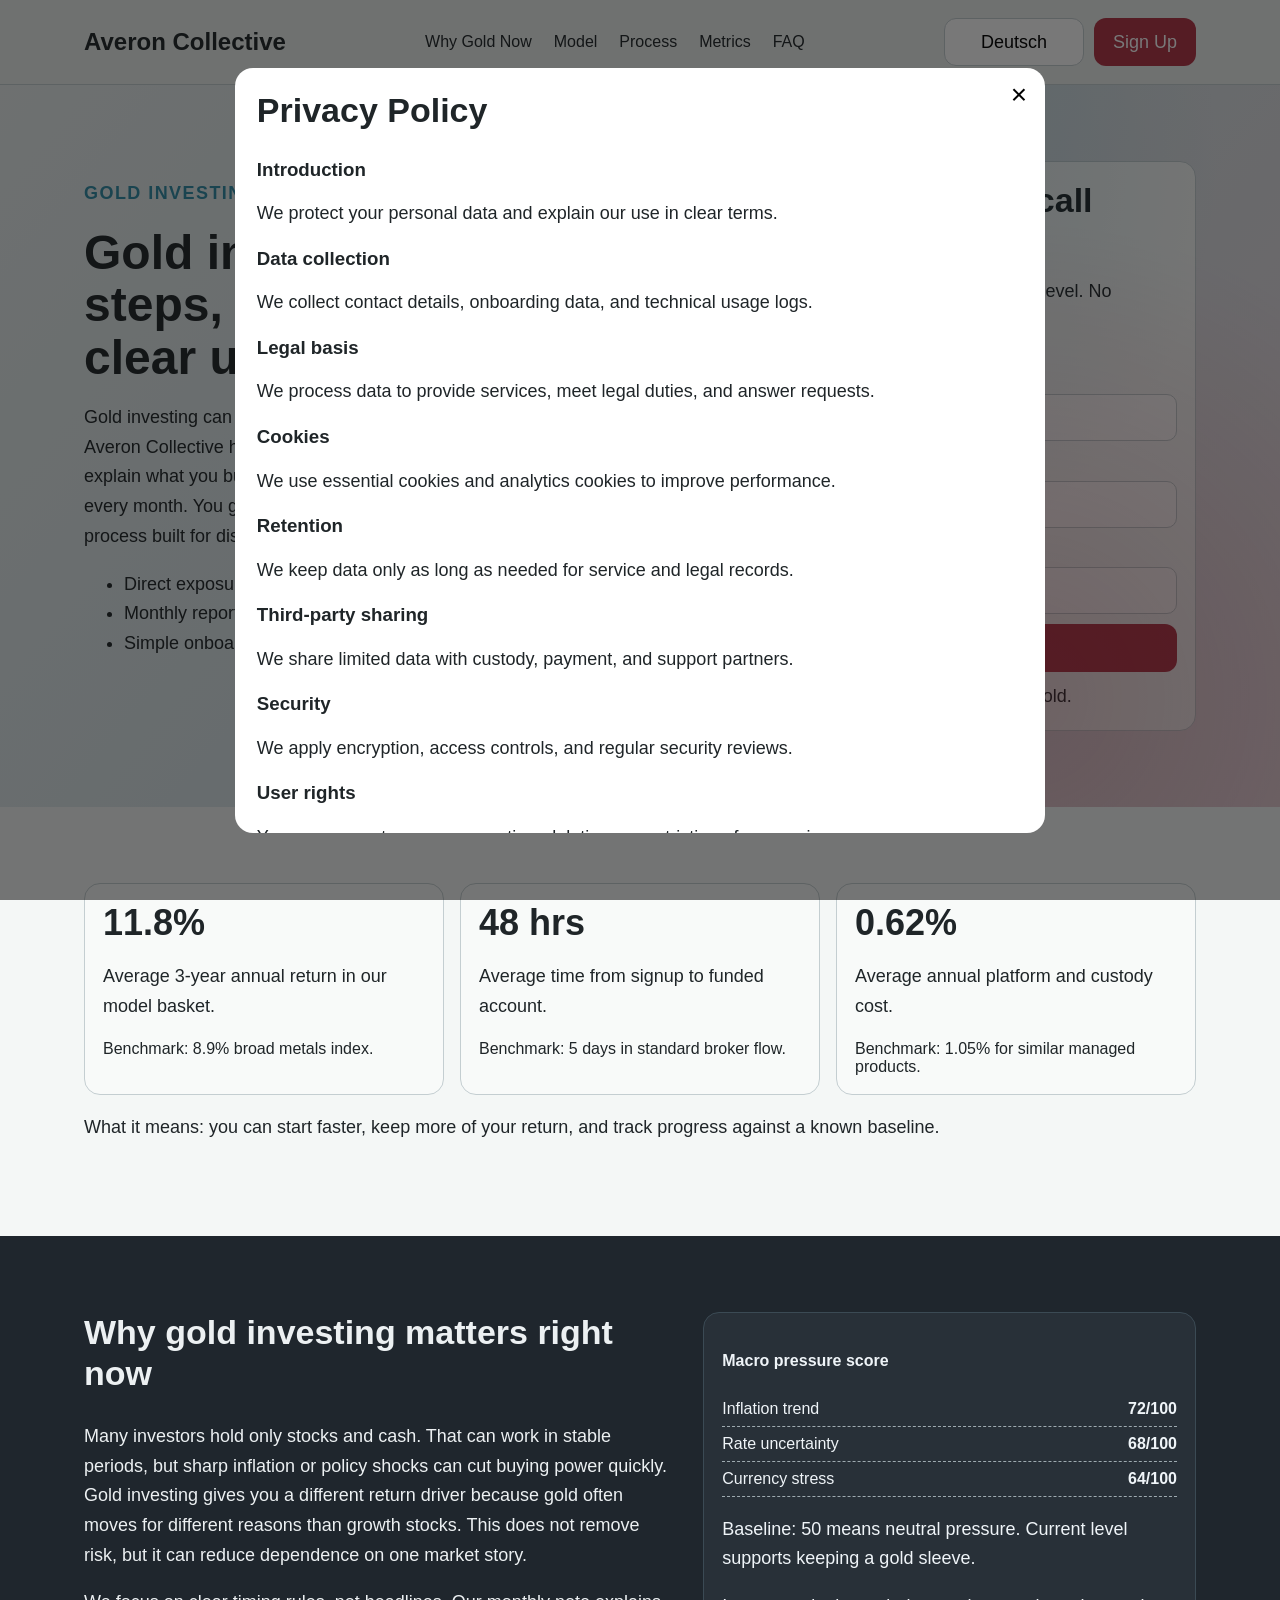
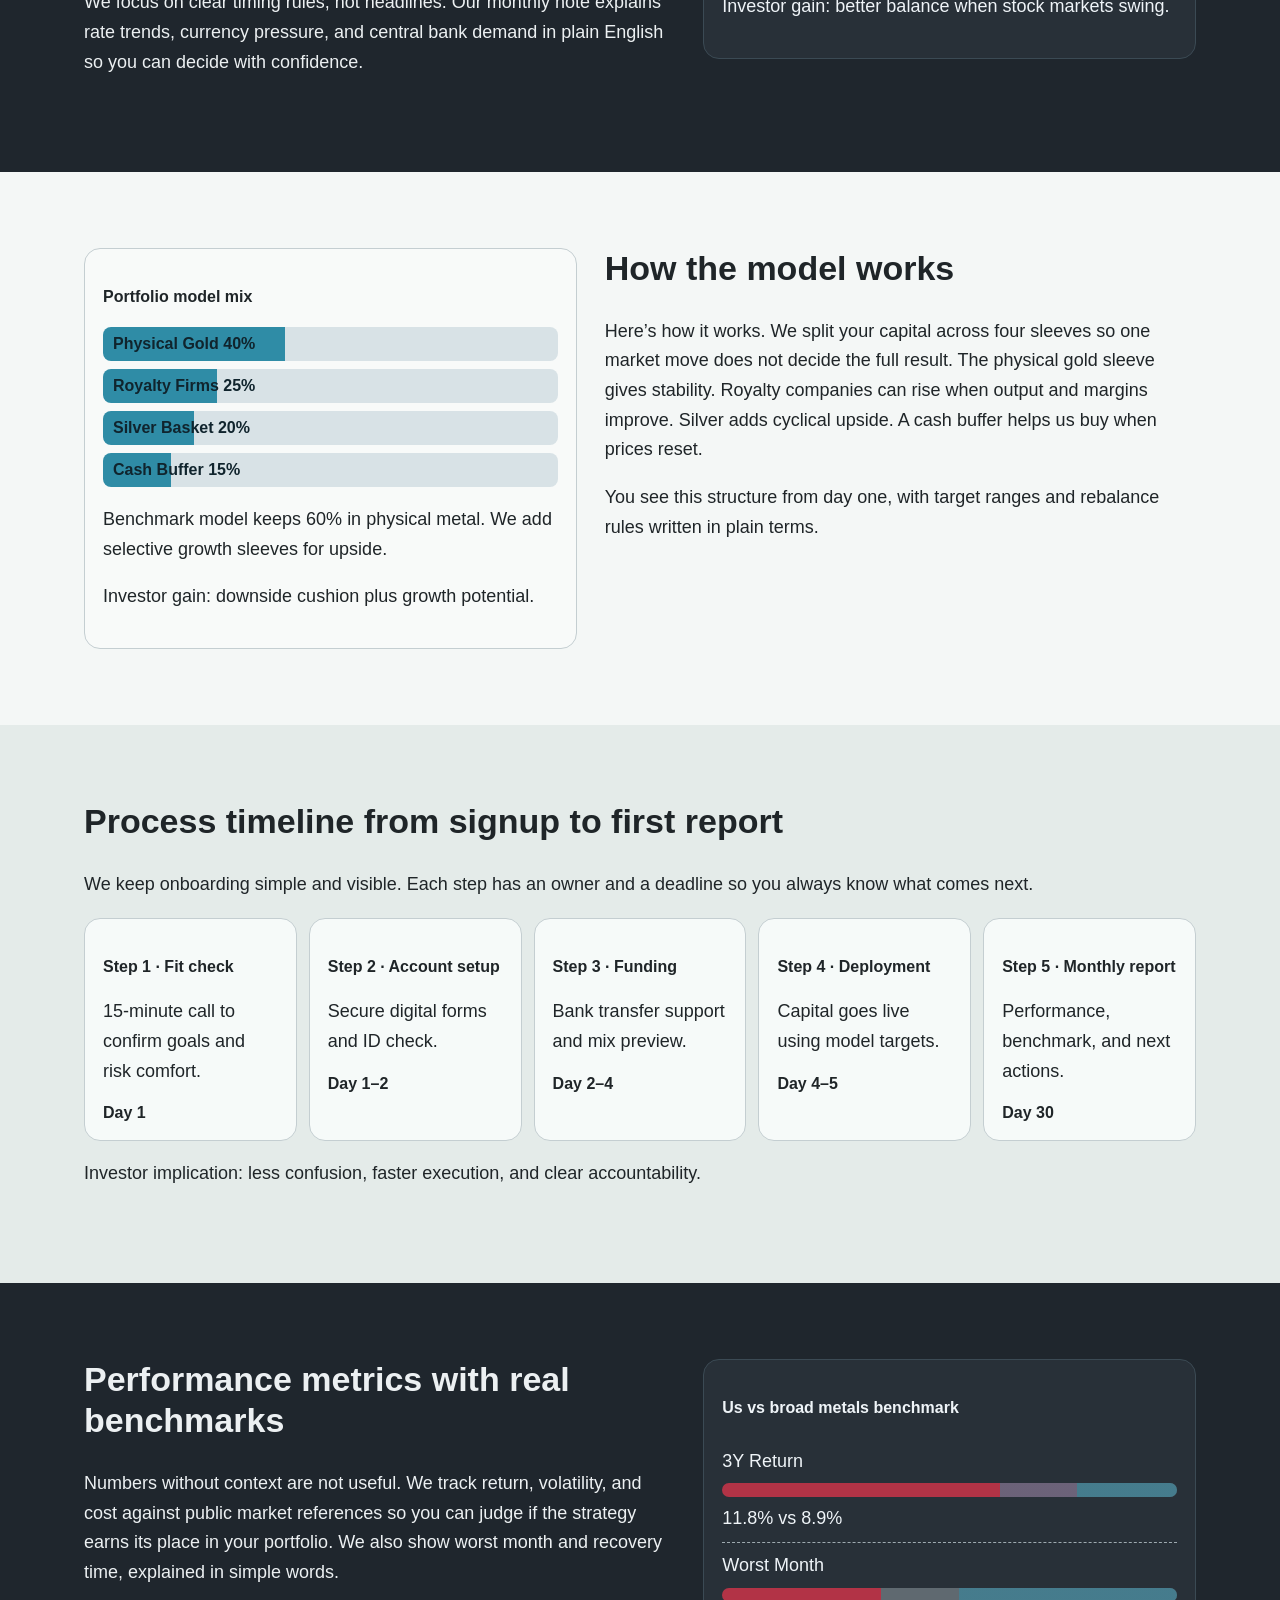
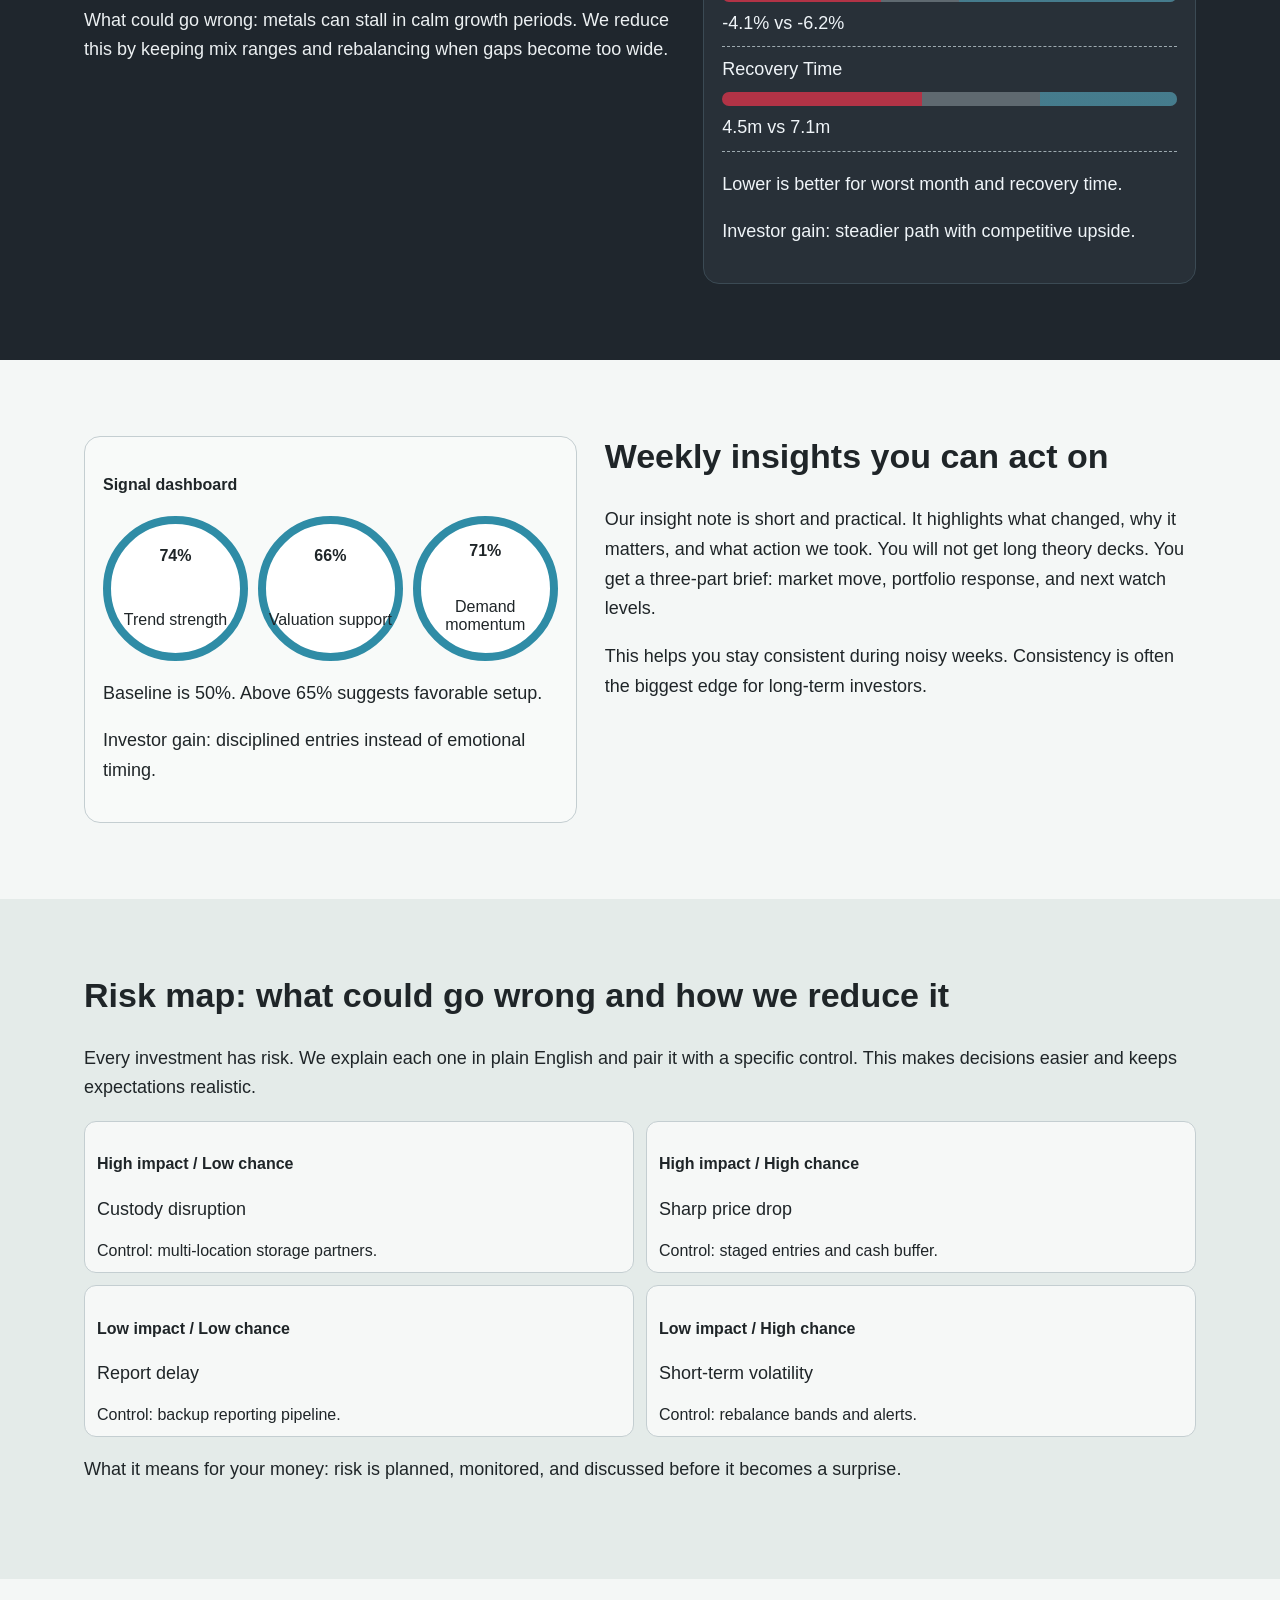
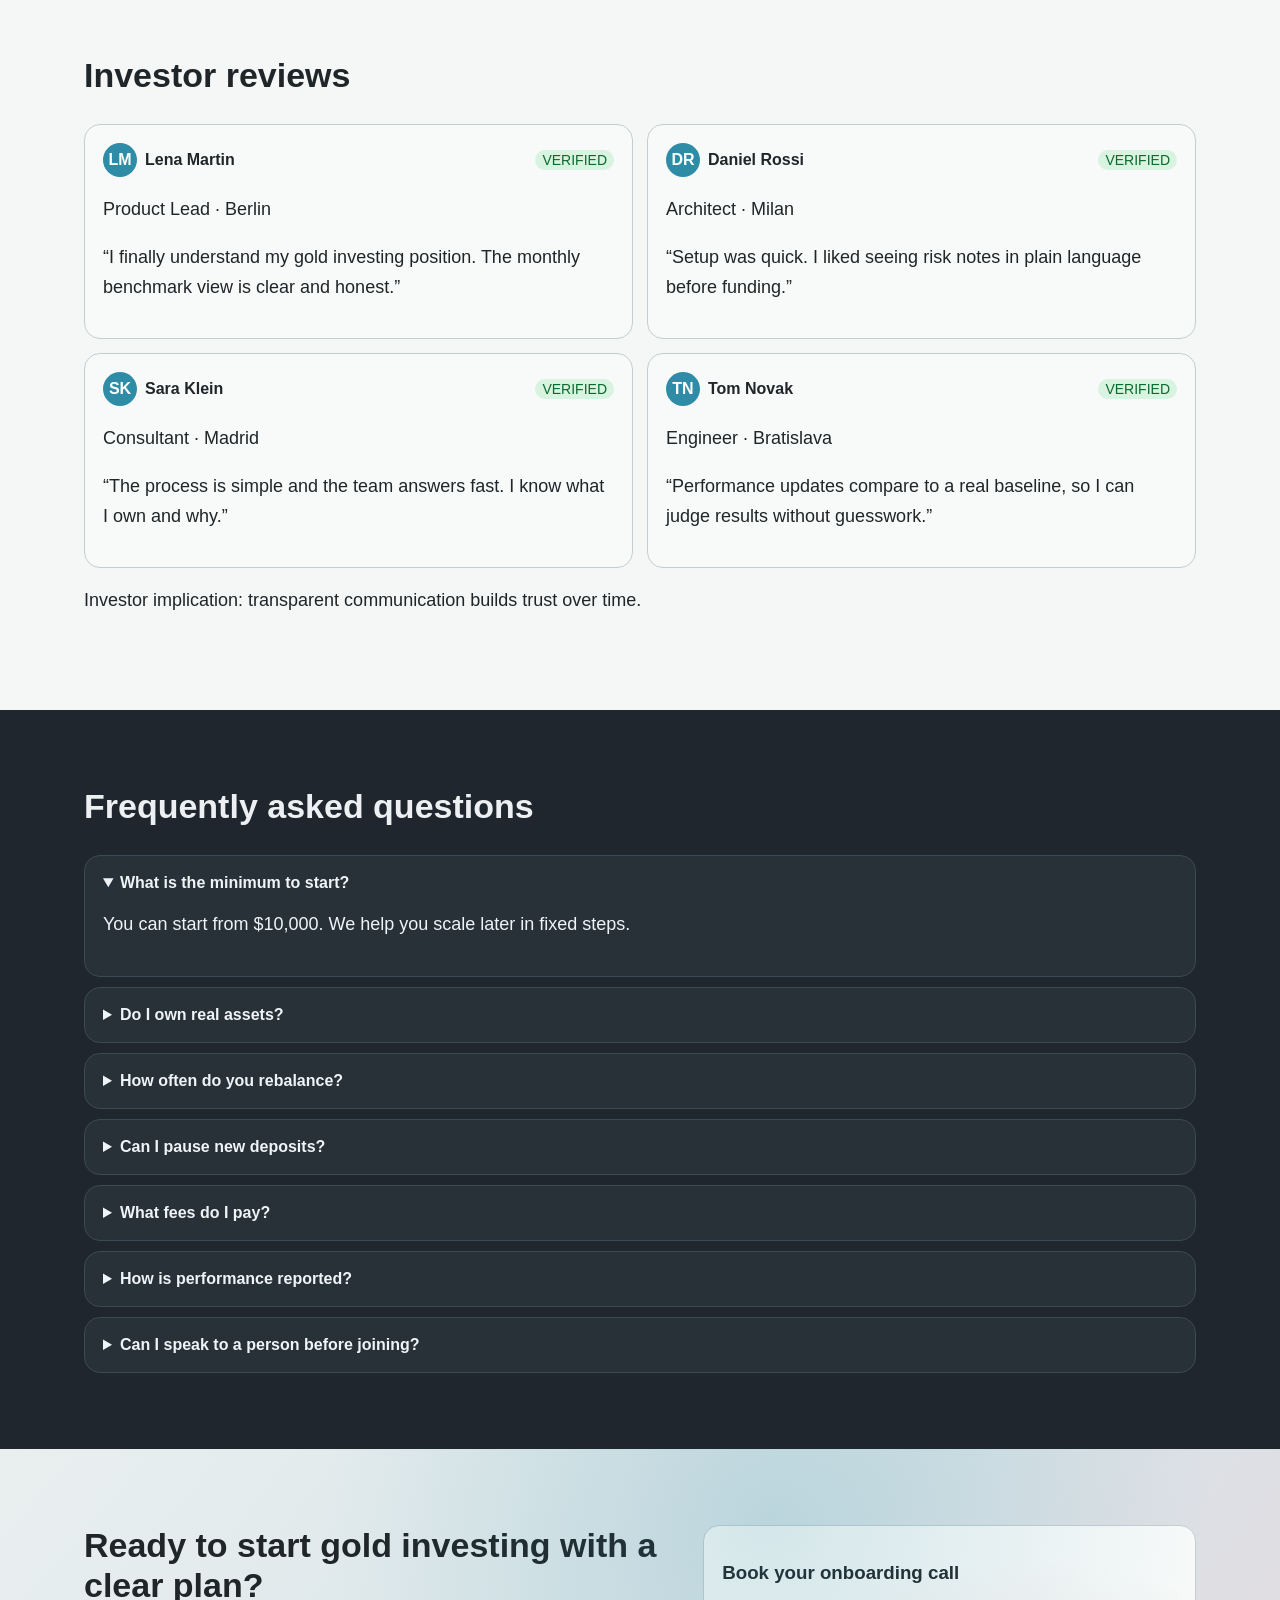
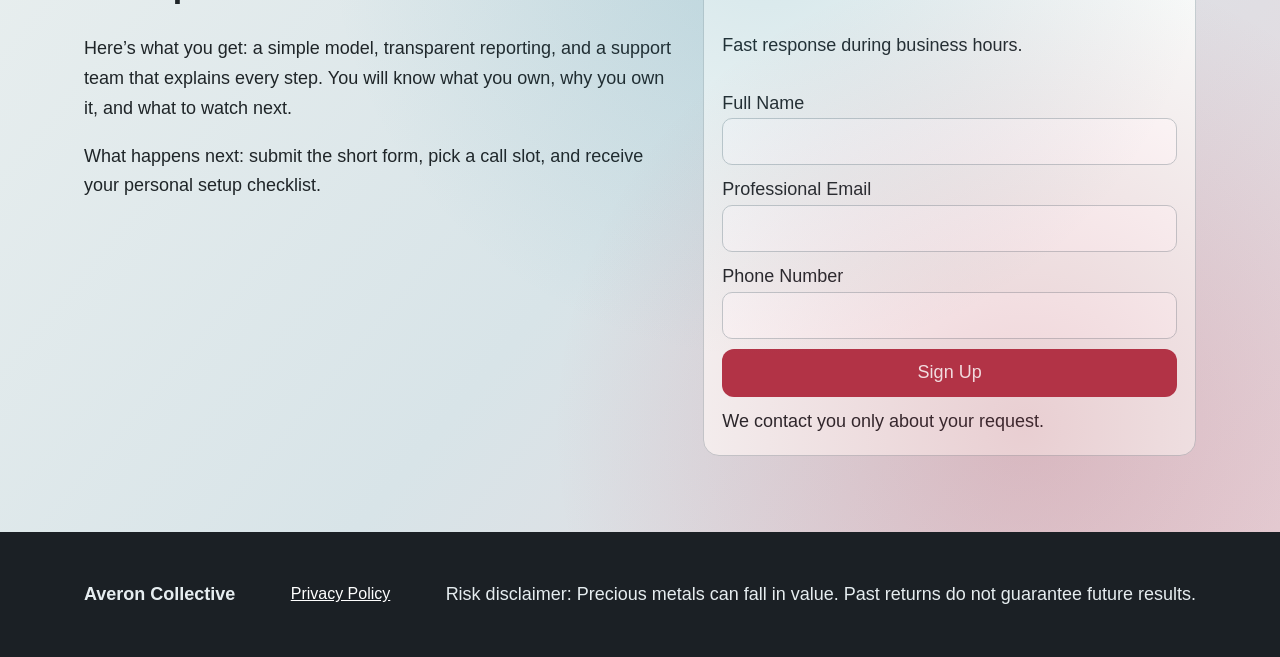
<file: de/index.html>
<!-- DESIGN SEED: 4831 -->
<!DOCTYPE html>
<html lang="en">
<head>
  <meta charset="UTF-8" />
  <meta name="viewport" content="width=device-width, initial-scale=1.0" />
  <title>Averon Collective | Gold Investing Strategy for Deutsch</title>
  <meta name="description" content="Learn how Averon Collective makes gold investing simple for long-term investors in Deutsch. Clear process, transparent metrics, and risk controls." />
  <link rel="canonical" href="https://averoncollective.com/de/index.html" />
  <link rel="alternate" hreflang="en" href="https://averoncollective.com/index.html" />
  <link rel="alternate" hreflang="de" href="https://averoncollective.com/de/index.html" />
  <link rel="alternate" hreflang="fr" href="https://averoncollective.com/fr/index.html" />
  <link rel="alternate" hreflang="es" href="https://averoncollective.com/es/index.html" />
  <link rel="alternate" hreflang="it" href="https://averoncollective.com/it/index.html" />
  <link rel="alternate" hreflang="tr" href="https://averoncollective.com/tr/index.html" />
  <link rel="alternate" hreflang="pt" href="https://averoncollective.com/pt/index.html" />
  <link rel="alternate" hreflang="ja" href="https://averoncollective.com/jp/index.html" />
  <link rel="alternate" hreflang="sk" href="https://averoncollective.com/sk/index.html" />
  <link rel="alternate" hreflang="nl-BE" href="https://averoncollective.com/be/index.html" />
  <meta property="og:title" content="Averon Collective | Gold Investing Strategy for Deutsch" />
  <meta property="og:description" content="Learn how Averon Collective makes gold investing simple for long-term investors in Deutsch. Clear process, transparent metrics, and risk controls." />
  <meta property="og:type" content="website" />
  <meta property="og:url" content="https://averoncollective.com/de/index.html" />
  <meta name="twitter:card" content="summary_large_image" />
  <meta name="twitter:title" content="Averon Collective | Gold Investing Strategy for Deutsch" />
  <meta name="twitter:description" content="Learn how Averon Collective makes gold investing simple for long-term investors in Deutsch. Clear process, transparent metrics, and risk controls." />
  <link rel="stylesheet" href="../assets/style.css" />
</head>
<body data-lang="Deutsch">
<header class="site-header">
  <div class="container header-inner">
    <a class="brand" href="../index.html">Averon Collective</a>
    <nav class="main-nav" aria-label="Main navigation"><a href="#why">Why Gold Now</a>
<a href="#model">Model</a>
<a href="#process">Process</a>
<a href="#metrics">Metrics</a>
<a href="#faq">FAQ</a></nav>
    <div class="header-actions">
      <div class="lang-wrap">
        <button class="btn btn-lang" aria-haspopup="true" aria-expanded="false">Deutsch</button>
        <div class="lang-menu" role="menu"><a href="../index.html" role="menuitem"><svg viewBox="0 0 60 40" aria-hidden="true"><rect width="60" height="40" fill="#012169"/><path d="M0 0 60 40M60 0 0 40" stroke="#fff" stroke-width="8"/><path d="M0 0 60 40M60 0 0 40" stroke="#C8102E" stroke-width="4"/><path d="M30 0v40M0 20h60" stroke="#fff" stroke-width="12"/><path d="M30 0v40M0 20h60" stroke="#C8102E" stroke-width="7"/></svg><span>English</span></a><a href="../de/index.html" role="menuitem"><svg viewBox="0 0 60 40" aria-hidden="true"><rect width="60" height="13.3" y="0" fill="#000"/><rect width="60" height="13.3" y="13.3" fill="#DD0000"/><rect width="60" height="13.4" y="26.6" fill="#FFCE00"/></svg><span>Deutsch</span></a><a href="../fr/index.html" role="menuitem"><svg viewBox="0 0 60 40" aria-hidden="true"><rect width="20" height="40" fill="#0055A4"/><rect x="20" width="20" height="40" fill="#fff"/><rect x="40" width="20" height="40" fill="#EF4135"/></svg><span>Français</span></a><a href="../es/index.html" role="menuitem"><svg viewBox="0 0 60 40" aria-hidden="true"><rect width="60" height="10" y="0" fill="#AA151B"/><rect width="60" height="20" y="10" fill="#F1BF00"/><rect width="60" height="10" y="30" fill="#AA151B"/></svg><span>Español</span></a><a href="../it/index.html" role="menuitem"><svg viewBox="0 0 60 40" aria-hidden="true"><rect width="20" height="40" fill="#009246"/><rect x="20" width="20" height="40" fill="#fff"/><rect x="40" width="20" height="40" fill="#CE2B37"/></svg><span>Italiano</span></a><a href="../tr/index.html" role="menuitem"><svg viewBox="0 0 60 40" aria-hidden="true"><rect width="60" height="40" fill="#E30A17"/><circle cx="24" cy="20" r="10" fill="#fff"/><circle cx="27" cy="20" r="8" fill="#E30A17"/><polygon points="34,20 40,17 40,23" fill="#fff"/></svg><span>Türkçe</span></a><a href="../pt/index.html" role="menuitem"><svg viewBox="0 0 60 40" aria-hidden="true"><rect width="24" height="40" fill="#046A38"/><rect x="24" width="36" height="40" fill="#DA291C"/><circle cx="24" cy="20" r="7" fill="#FFCD00"/></svg><span>Português</span></a><a href="../jp/index.html" role="menuitem"><svg viewBox="0 0 60 40" aria-hidden="true"><rect width="60" height="40" fill="#fff"/><circle cx="30" cy="20" r="10" fill="#BC002D"/></svg><span>日本語</span></a><a href="../sk/index.html" role="menuitem"><svg viewBox="0 0 60 40" aria-hidden="true"><rect width="60" height="13.3" fill="#fff"/><rect y="13.3" width="60" height="13.3" fill="#0B4EA2"/><rect y="26.6" width="60" height="13.4" fill="#EE1C25"/></svg><span>Slovenčina</span></a><a href="../be/index.html" role="menuitem"><svg viewBox="0 0 60 40" aria-hidden="true"><rect width="20" height="40" fill="#000"/><rect x="20" width="20" height="40" fill="#FFD90C"/><rect x="40" width="20" height="40" fill="#EF3340"/></svg><span>Belgium</span></a>
        </div>
      </div>
      <a href="#lead" class="btn btn-primary">Sign Up</a>
      <button class="burger" aria-label="Open menu" aria-expanded="false" aria-controls="mobile-drawer"><span></span><span></span><span></span></button>
    </div>
  </div>
  <div class="mobile-drawer" id="mobile-drawer" aria-hidden="true">
    <button class="drawer-close" aria-label="Close menu">×</button>
    <nav class="drawer-nav"><a href="#why">Why Gold Now</a>
<a href="#model">Model</a>
<a href="#process">Process</a>
<a href="#metrics">Metrics</a>
<a href="#faq">FAQ</a>
      <div class="drawer-lang"><a href="../index.html">English</a>
                <a href="../de/index.html">Deutsch</a>
                <a href="../fr/index.html">Français</a>
                <a href="../es/index.html">Español</a>
                <a href="../it/index.html">Italiano</a>
                <a href="../tr/index.html">Türkçe</a>
                <a href="../pt/index.html">Português</a>
                <a href="../jp/index.html">日本語</a>
                <a href="../sk/index.html">Slovenčina</a>
                <a href="../be/index.html">Belgium</a></div>
      <a href="#lead" class="btn btn-primary">Sign Up</a>
    </nav>
  </div>
  <div class="drawer-overlay"></div>
</header>

<main>
<section class="hero section-mesh" id="lead">
  <div class="container hero-grid">
    <div>
      <p class="eyebrow">Gold investing for long-term investors</p>
      <h1>Gold investing with clear steps, clear costs, and clear updates</h1>
      <p>Gold investing can protect part of your savings when markets move fast. Averon Collective helps you join gold investing with a simple plan. We explain what you buy, how we store it, and how performance is tracked every month. You get one clear dashboard, one support team, and one process built for disciplined investors who value clarity over hype.</p>
      <ul class="check-list"><li>Direct exposure to physical gold and selected metal funds</li><li>Monthly report with benchmark comparison</li><li>Simple onboarding in under 10 minutes</li></ul>
    </div>
    <form class="lead-form" aria-label="Hero lead form">
      <h2>Start with a guided call</h2>
      <p>See if this fits your timeline and comfort level. No pressure.</p>
      <label>Full Name<input type="text" required /></label>
      <label>Professional Email<input type="email" required /></label>
      <label>Phone Number<input type="tel" required /></label>
      <button type="submit" class="btn btn-primary">Sign Up</button>
      <small>Your details stay private and are never sold.</small>
    </form>
  </div>
</section>

<section class="kpi-strip section-light">
 <div class="container kpi-grid">
  <article><h3>11.8%</h3><p>Average 3-year annual return in our model basket.</p><span>Benchmark: 8.9% broad metals index.</span></article>
  <article><h3>48 hrs</h3><p>Average time from signup to funded account.</p><span>Benchmark: 5 days in standard broker flow.</span></article>
  <article><h3>0.62%</h3><p>Average annual platform and custody cost.</p><span>Benchmark: 1.05% for similar managed products.</span></article>
 </div>
 <div class="container"><p class="interpret">What it means: you can start faster, keep more of your return, and track progress against a known baseline.</p></div>
</section>

<section id="why" class="section-dark">
 <div class="container split">
  <div><h2>Why gold investing matters right now</h2><p>Many investors hold only stocks and cash. That can work in stable periods, but sharp inflation or policy shocks can cut buying power quickly. Gold investing gives you a different return driver because gold often moves for different reasons than growth stocks. This does not remove risk, but it can reduce dependence on one market story.</p><p>We focus on clear timing rules, not headlines. Our monthly note explains rate trends, currency pressure, and central bank demand in plain English so you can decide with confidence.</p></div>
  <div class="visual-card">
    <h4>Macro pressure score</h4><div class="vbars"><div><span>Inflation trend</span><b>72/100</b></div><div><span>Rate uncertainty</span><b>68/100</b></div><div><span>Currency stress</span><b>64/100</b></div></div>
    <p>Baseline: 50 means neutral pressure. Current level supports keeping a gold sleeve.</p><p class="gain">Investor gain: better balance when stock markets swing.</p>
  </div>
 </div>
</section>

<section id="model" class="section-light">
 <div class="container split reverse">
  <div class="visual-card"><h4>Portfolio model mix</h4>
    <div class="stack"><span style="--w:40%">Physical Gold 40%</span><span style="--w:25%">Royalty Firms 25%</span><span style="--w:20%">Silver Basket 20%</span><span style="--w:15%">Cash Buffer 15%</span></div>
    <p>Benchmark model keeps 60% in physical metal. We add selective growth sleeves for upside.</p><p class="gain">Investor gain: downside cushion plus growth potential.</p></div>
  <div><h2>How the model works</h2><p>Here’s how it works. We split your capital across four sleeves so one market move does not decide the full result. The physical gold sleeve gives stability. Royalty companies can rise when output and margins improve. Silver adds cyclical upside. A cash buffer helps us buy when prices reset.</p><p>You see this structure from day one, with target ranges and rebalance rules written in plain terms.</p></div>
 </div>
</section>

<section id="process" class="section-neutral">
 <div class="container">
  <h2>Process timeline from signup to first report</h2>
  <p>We keep onboarding simple and visible. Each step has an owner and a deadline so you always know what comes next.</p>
  <div class="timeline"><article><h4>Step 1 · Fit check</h4><p>15-minute call to confirm goals and risk comfort.</p><b>Day 1</b></article><article><h4>Step 2 · Account setup</h4><p>Secure digital forms and ID check.</p><b>Day 1–2</b></article><article><h4>Step 3 · Funding</h4><p>Bank transfer support and mix preview.</p><b>Day 2–4</b></article><article><h4>Step 4 · Deployment</h4><p>Capital goes live using model targets.</p><b>Day 4–5</b></article><article><h4>Step 5 · Monthly report</h4><p>Performance, benchmark, and next actions.</p><b>Day 30</b></article></div>
  <p class="interpret">Investor implication: less confusion, faster execution, and clear accountability.</p>
 </div>
</section>

<section id="metrics" class="section-dark">
 <div class="container split">
  <div><h2>Performance metrics with real benchmarks</h2><p>Numbers without context are not useful. We track return, volatility, and cost against public market references so you can judge if the strategy earns its place in your portfolio. We also show worst month and recovery time, explained in simple words.</p><p>What could go wrong: metals can stall in calm growth periods. We reduce this by keeping mix ranges and rebalancing when gaps become too wide.</p></div>
  <div class="dual-bars visual-card"><h4>Us vs broad metals benchmark</h4><div class="bar"><label>3Y Return</label><i style="--a:78%;--b:61%"></i><small>11.8% vs 8.9%</small></div><div class="bar"><label>Worst Month</label><i style="--a:35%;--b:52%"></i><small>-4.1% vs -6.2%</small></div><div class="bar"><label>Recovery Time</label><i style="--a:44%;--b:70%"></i><small>4.5m vs 7.1m</small></div><p>Lower is better for worst month and recovery time.</p><p class="gain">Investor gain: steadier path with competitive upside.</p></div>
 </div>
</section>

<section id="insights" class="section-light">
 <div class="container split reverse">
  <div class="visual-card ring-wrap"><h4>Signal dashboard</h4><div class="rings"><div><b>74%</b><span>Trend strength</span></div><div><b>66%</b><span>Valuation support</span></div><div><b>71%</b><span>Demand momentum</span></div></div><p>Baseline is 50%. Above 65% suggests favorable setup.</p><p class="gain">Investor gain: disciplined entries instead of emotional timing.</p></div>
  <div><h2>Weekly insights you can act on</h2><p>Our insight note is short and practical. It highlights what changed, why it matters, and what action we took. You will not get long theory decks. You get a three-part brief: market move, portfolio response, and next watch levels.</p><p>This helps you stay consistent during noisy weeks. Consistency is often the biggest edge for long-term investors.</p></div>
 </div>
</section>

<section id="risk" class="section-neutral">
 <div class="container">
  <h2>Risk map: what could go wrong and how we reduce it</h2>
  <p>Every investment has risk. We explain each one in plain English and pair it with a specific control. This makes decisions easier and keeps expectations realistic.</p>
  <div class="risk-matrix"><div><h4>High impact / Low chance</h4><p>Custody disruption</p><span>Control: multi-location storage partners.</span></div><div><h4>High impact / High chance</h4><p>Sharp price drop</p><span>Control: staged entries and cash buffer.</span></div><div><h4>Low impact / Low chance</h4><p>Report delay</p><span>Control: backup reporting pipeline.</span></div><div><h4>Low impact / High chance</h4><p>Short-term volatility</p><span>Control: rebalance bands and alerts.</span></div></div>
  <p class="interpret">What it means for your money: risk is planned, monitored, and discussed before it becomes a surprise.</p>
 </div>
</section>

<section class="section-light reviews" id="reviews">
 <div class="container"><h2>Investor reviews</h2><div class="review-grid">
  <article><div class="r-head"><span class="avatar">LM</span><strong>Lena Martin</strong><em>VERIFIED</em></div><p class="meta">Product Lead · Berlin</p><p>“I finally understand my gold investing position. The monthly benchmark view is clear and honest.”</p></article>
  <article><div class="r-head"><span class="avatar">DR</span><strong>Daniel Rossi</strong><em>VERIFIED</em></div><p class="meta">Architect · Milan</p><p>“Setup was quick. I liked seeing risk notes in plain language before funding.”</p></article>
  <article><div class="r-head"><span class="avatar">SK</span><strong>Sara Klein</strong><em>VERIFIED</em></div><p class="meta">Consultant · Madrid</p><p>“The process is simple and the team answers fast. I know what I own and why.”</p></article>
  <article><div class="r-head"><span class="avatar">TN</span><strong>Tom Novak</strong><em>VERIFIED</em></div><p class="meta">Engineer · Bratislava</p><p>“Performance updates compare to a real baseline, so I can judge results without guesswork.”</p></article>
 </div><p class="interpret">Investor implication: transparent communication builds trust over time.</p></div>
</section>

<section id="faq" class="section-dark faq">
 <div class="container">
  <h2>Frequently asked questions</h2>
  <div class="faq-list">
   <details open><summary>What is the minimum to start?</summary><p>You can start from $10,000. We help you scale later in fixed steps.</p></details>
   <details><summary>Do I own real assets?</summary><p>Yes. The core sleeve uses physical gold custody records plus audited statements.</p></details>
   <details><summary>How often do you rebalance?</summary><p>We check weekly and rebalance when mix weights move outside target bands.</p></details>
   <details><summary>Can I pause new deposits?</summary><p>Yes. You can pause at any time while keeping current holdings active.</p></details>
   <details><summary>What fees do I pay?</summary><p>You pay one clear management and custody fee shown before signup.</p></details>
   <details><summary>How is performance reported?</summary><p>You receive a monthly report with return, benchmark, and key risk notes.</p></details>
   <details><summary>Can I speak to a person before joining?</summary><p>Yes. Every signup includes an advisor call to confirm fit and timeline.</p></details>
  </div>
 </div>
</section>

<section class="section-mesh final-cta">
  <div class="container split">
    <div><h2>Ready to start gold investing with a clear plan?</h2><p>Here’s what you get: a simple model, transparent reporting, and a support team that explains every step. You will know what you own, why you own it, and what to watch next.</p><p>What happens next: submit the short form, pick a call slot, and receive your personal setup checklist.</p></div>
    <form class="lead-form" aria-label="Final lead form">
      <h3>Book your onboarding call</h3>
      <p>Fast response during business hours.</p>
      <label>Full Name<input type="text" required /></label>
      <label>Professional Email<input type="email" required /></label>
      <label>Phone Number<input type="tel" required /></label>
      <button type="submit" class="btn btn-primary">Sign Up</button>
      <small>We contact you only about your request.</small>
    </form>
  </div>
</section>
</main>

<footer class="site-footer">
 <div class="container footer-inner"><p><strong>Averon Collective</strong></p><a href="#" data-open-privacy>Privacy Policy</a><p>Risk disclaimer: Precious metals can fall in value. Past returns do not guarantee future results.</p></div>
</footer>

<div class="privacy-modal" role="dialog" aria-modal="true" aria-labelledby="privacy-title" hidden>
  <div class="privacy-panel">
    <button class="privacy-x" aria-label="Close privacy policy">×</button>
    <h2 id="privacy-title">Privacy Policy</h2>
    <h3>Introduction</h3><p>We protect your personal data and explain our use in clear terms.</p>
    <h3>Data collection</h3><p>We collect contact details, onboarding data, and technical usage logs.</p>
    <h3>Legal basis</h3><p>We process data to provide services, meet legal duties, and answer requests.</p>
    <h3>Cookies</h3><p>We use essential cookies and analytics cookies to improve performance.</p>
    <h3>Retention</h3><p>We keep data only as long as needed for service and legal records.</p>
    <h3>Third-party sharing</h3><p>We share limited data with custody, payment, and support partners.</p>
    <h3>Security</h3><p>We apply encryption, access controls, and regular security reviews.</p>
    <h3>User rights</h3><p>You can request access, correction, deletion, or restriction of processing.</p>
    <h3>International transfers</h3><p>If data moves across borders, we use legal safeguards and contracts.</p>
    <h3>Industry risk disclosure</h3><p>Investment services include market risk and operational risk, and these cannot be fully removed.</p>
    <h3>Contact</h3><p>Email privacy@averoncollective.com for any privacy request.</p>
    <div class="privacy-footer"><button class="btn btn-secondary" data-close-privacy>Close</button></div>
  </div>
</div>

<script type="application/ld+json">{"@context":"https://schema.org","@graph":[{"@type":"Organization","name":"Averon Collective","url":"https://averoncollective.com/","logo":"https://averoncollective.com/assets/img/logo.png"},{"@type":"WebSite","name":"Averon Collective","url":"https://averoncollective.com/"},{"@type":"FAQPage","mainEntity":[{"@type":"Question","name":"What is the minimum to start?","acceptedAnswer":{"@type":"Answer","text":"You can start from $10,000."}},{"@type":"Question","name":"Do I own real assets?","acceptedAnswer":{"@type":"Answer","text":"Yes, the core sleeve uses physical gold custody records."}}]},{"@type":"Review","itemReviewed":{"@type":"Organization","name":"Averon Collective"},"author":{"@type":"Person","name":"Lena Martin"},"reviewRating":{"@type":"Rating","ratingValue":"5","bestRating":"5"},"reviewBody":"Clear monthly updates and simple onboarding."}]}</script>
<script src="../assets/app.js" defer></script>
</body>
</html>
</file>
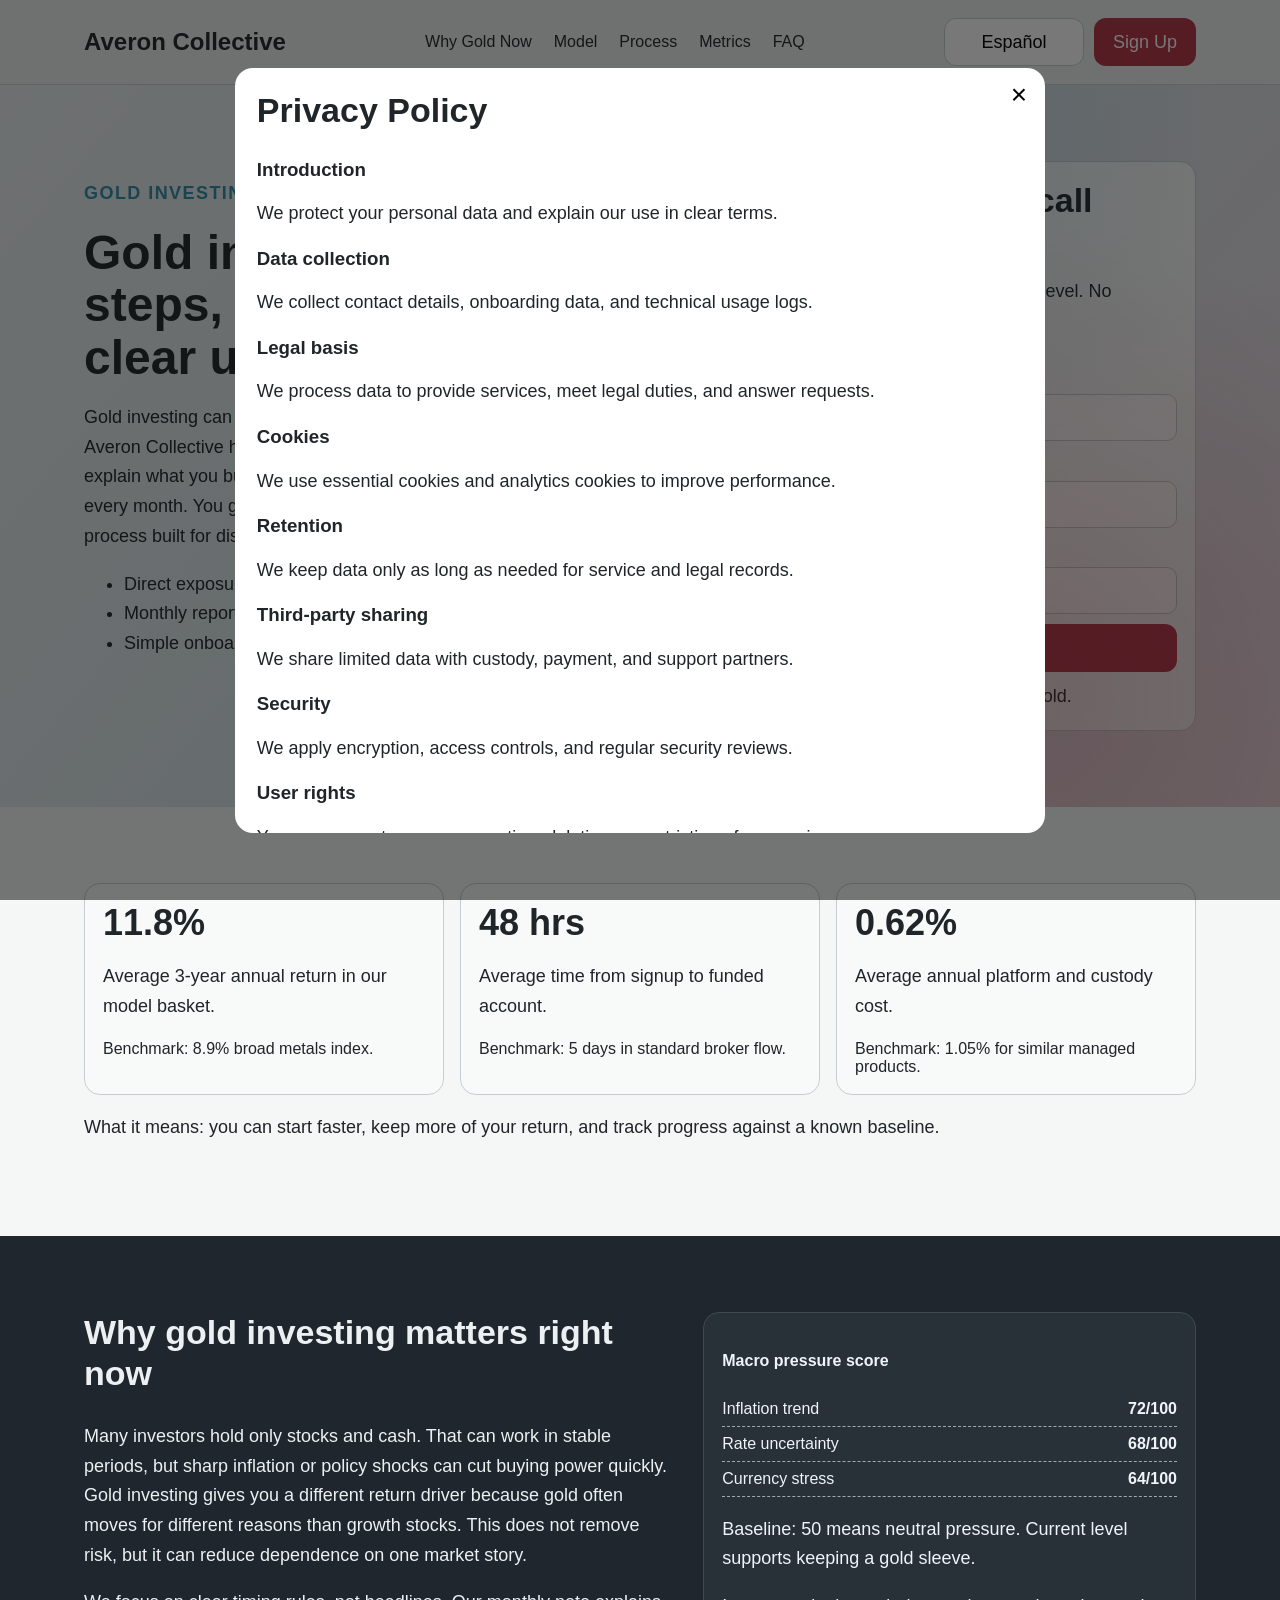
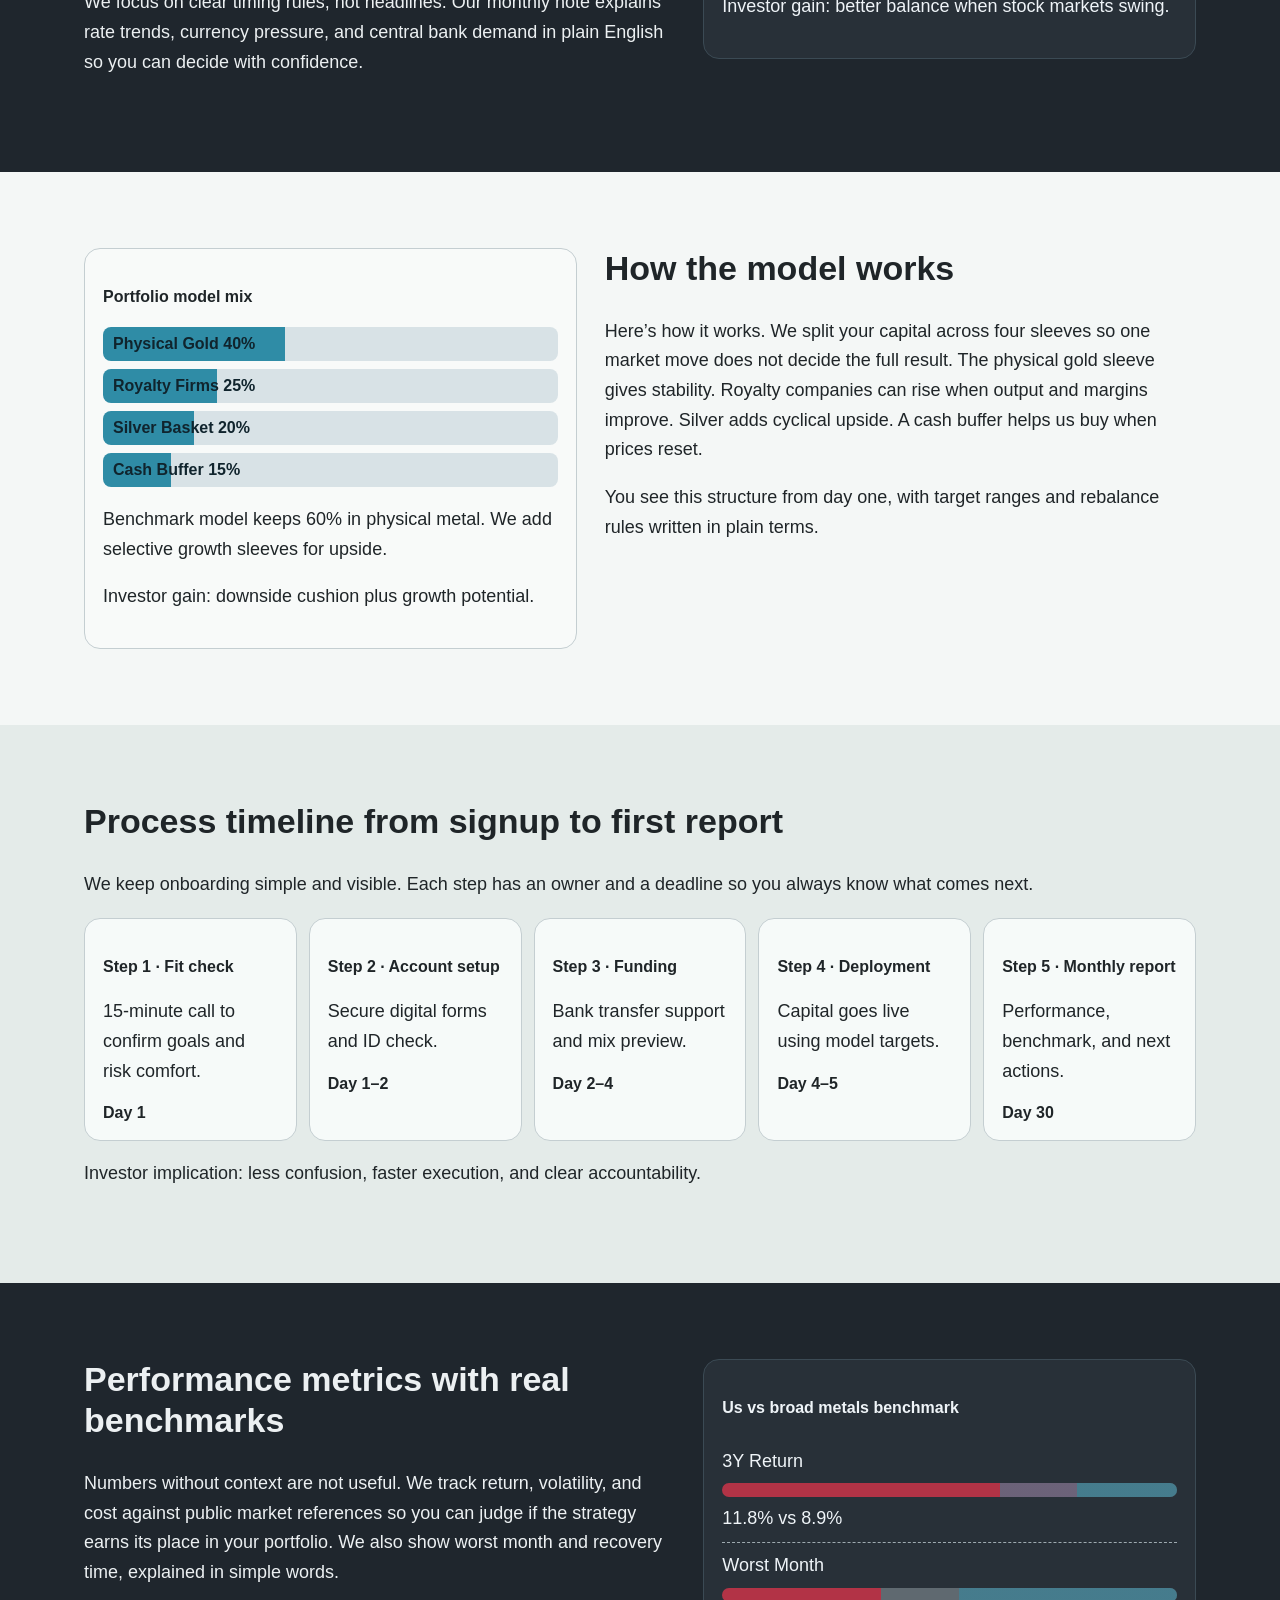
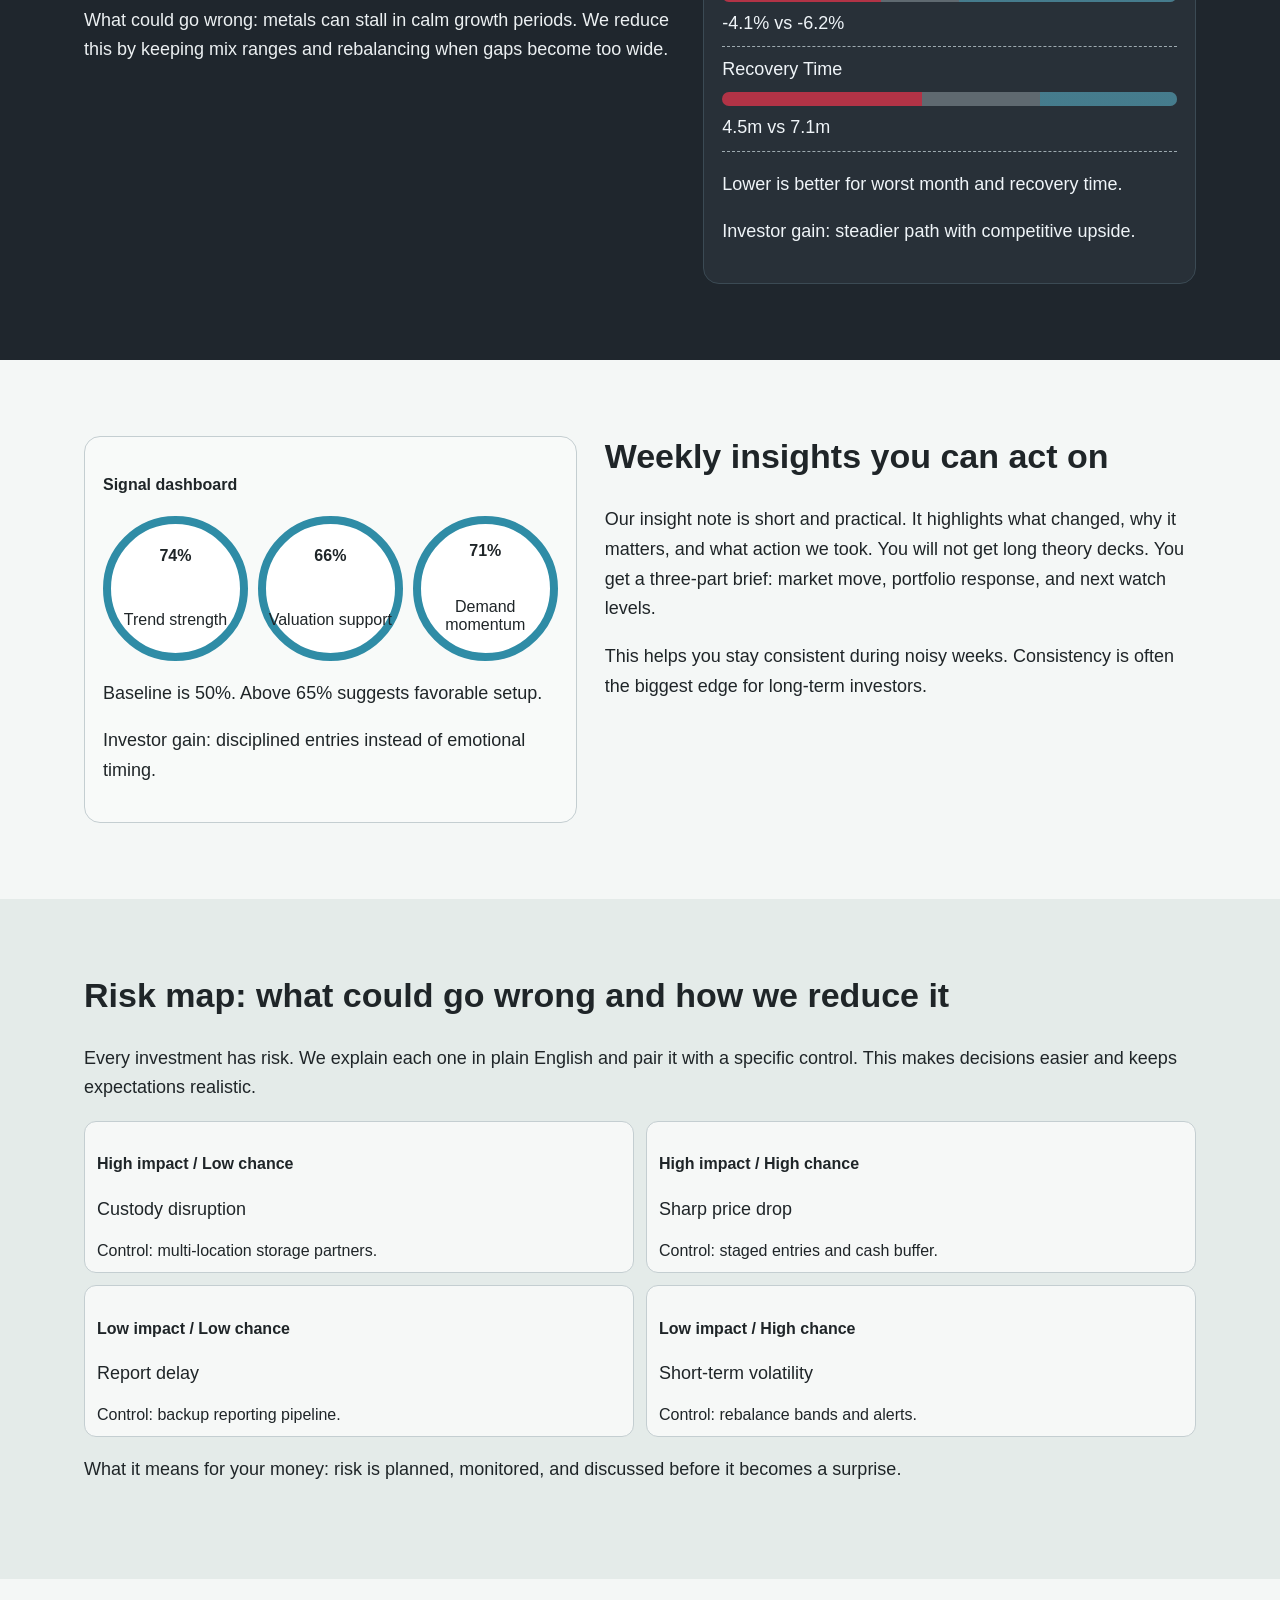
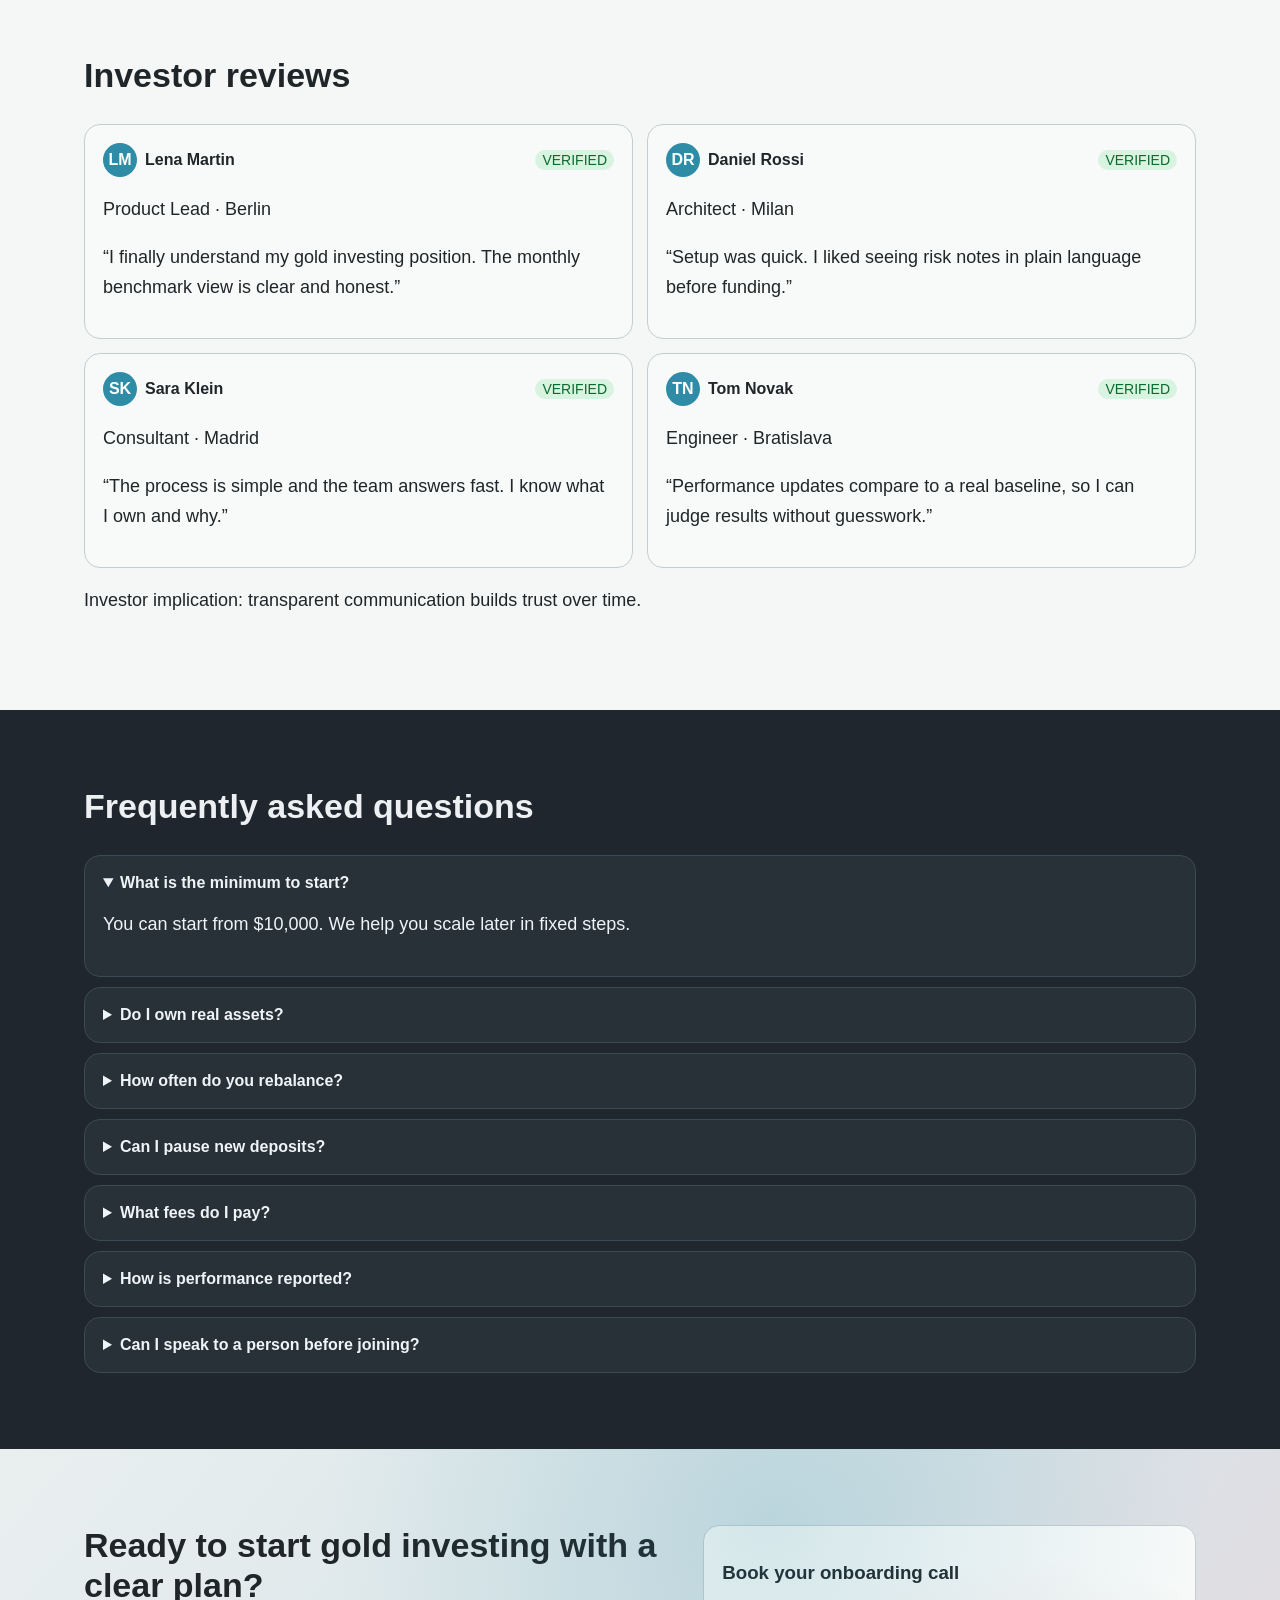
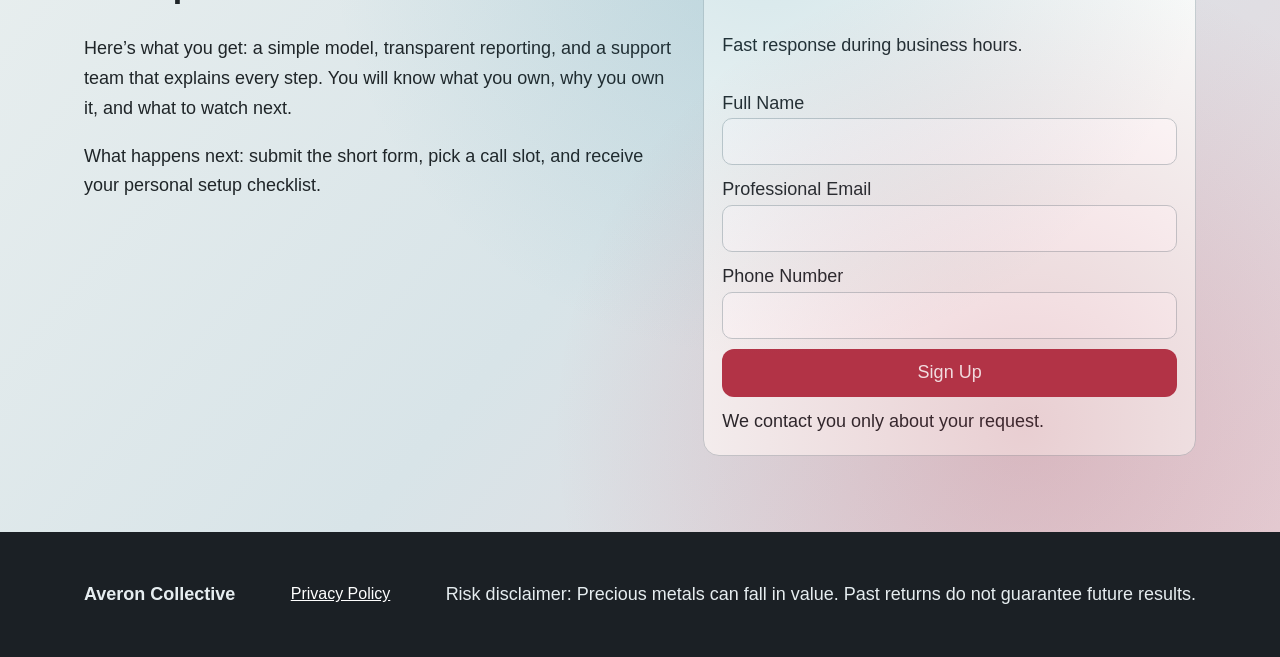
<file: es/index.html>
<!-- DESIGN SEED: 4831 -->
<!DOCTYPE html>
<html lang="en">
<head>
  <meta charset="UTF-8" />
  <meta name="viewport" content="width=device-width, initial-scale=1.0" />
  <title>Averon Collective | Gold Investing Strategy for Español</title>
  <meta name="description" content="Learn how Averon Collective makes gold investing simple for long-term investors in Español. Clear process, transparent metrics, and risk controls." />
  <link rel="canonical" href="https://averoncollective.com/es/index.html" />
  <link rel="alternate" hreflang="en" href="https://averoncollective.com/index.html" />
  <link rel="alternate" hreflang="de" href="https://averoncollective.com/de/index.html" />
  <link rel="alternate" hreflang="fr" href="https://averoncollective.com/fr/index.html" />
  <link rel="alternate" hreflang="es" href="https://averoncollective.com/es/index.html" />
  <link rel="alternate" hreflang="it" href="https://averoncollective.com/it/index.html" />
  <link rel="alternate" hreflang="tr" href="https://averoncollective.com/tr/index.html" />
  <link rel="alternate" hreflang="pt" href="https://averoncollective.com/pt/index.html" />
  <link rel="alternate" hreflang="ja" href="https://averoncollective.com/jp/index.html" />
  <link rel="alternate" hreflang="sk" href="https://averoncollective.com/sk/index.html" />
  <link rel="alternate" hreflang="nl-BE" href="https://averoncollective.com/be/index.html" />
  <meta property="og:title" content="Averon Collective | Gold Investing Strategy for Español" />
  <meta property="og:description" content="Learn how Averon Collective makes gold investing simple for long-term investors in Español. Clear process, transparent metrics, and risk controls." />
  <meta property="og:type" content="website" />
  <meta property="og:url" content="https://averoncollective.com/es/index.html" />
  <meta name="twitter:card" content="summary_large_image" />
  <meta name="twitter:title" content="Averon Collective | Gold Investing Strategy for Español" />
  <meta name="twitter:description" content="Learn how Averon Collective makes gold investing simple for long-term investors in Español. Clear process, transparent metrics, and risk controls." />
  <link rel="stylesheet" href="../assets/style.css" />
</head>
<body data-lang="Español">
<header class="site-header">
  <div class="container header-inner">
    <a class="brand" href="../index.html">Averon Collective</a>
    <nav class="main-nav" aria-label="Main navigation"><a href="#why">Why Gold Now</a>
<a href="#model">Model</a>
<a href="#process">Process</a>
<a href="#metrics">Metrics</a>
<a href="#faq">FAQ</a></nav>
    <div class="header-actions">
      <div class="lang-wrap">
        <button class="btn btn-lang" aria-haspopup="true" aria-expanded="false">Español</button>
        <div class="lang-menu" role="menu"><a href="../index.html" role="menuitem"><svg viewBox="0 0 60 40" aria-hidden="true"><rect width="60" height="40" fill="#012169"/><path d="M0 0 60 40M60 0 0 40" stroke="#fff" stroke-width="8"/><path d="M0 0 60 40M60 0 0 40" stroke="#C8102E" stroke-width="4"/><path d="M30 0v40M0 20h60" stroke="#fff" stroke-width="12"/><path d="M30 0v40M0 20h60" stroke="#C8102E" stroke-width="7"/></svg><span>English</span></a><a href="../de/index.html" role="menuitem"><svg viewBox="0 0 60 40" aria-hidden="true"><rect width="60" height="13.3" y="0" fill="#000"/><rect width="60" height="13.3" y="13.3" fill="#DD0000"/><rect width="60" height="13.4" y="26.6" fill="#FFCE00"/></svg><span>Deutsch</span></a><a href="../fr/index.html" role="menuitem"><svg viewBox="0 0 60 40" aria-hidden="true"><rect width="20" height="40" fill="#0055A4"/><rect x="20" width="20" height="40" fill="#fff"/><rect x="40" width="20" height="40" fill="#EF4135"/></svg><span>Français</span></a><a href="../es/index.html" role="menuitem"><svg viewBox="0 0 60 40" aria-hidden="true"><rect width="60" height="10" y="0" fill="#AA151B"/><rect width="60" height="20" y="10" fill="#F1BF00"/><rect width="60" height="10" y="30" fill="#AA151B"/></svg><span>Español</span></a><a href="../it/index.html" role="menuitem"><svg viewBox="0 0 60 40" aria-hidden="true"><rect width="20" height="40" fill="#009246"/><rect x="20" width="20" height="40" fill="#fff"/><rect x="40" width="20" height="40" fill="#CE2B37"/></svg><span>Italiano</span></a><a href="../tr/index.html" role="menuitem"><svg viewBox="0 0 60 40" aria-hidden="true"><rect width="60" height="40" fill="#E30A17"/><circle cx="24" cy="20" r="10" fill="#fff"/><circle cx="27" cy="20" r="8" fill="#E30A17"/><polygon points="34,20 40,17 40,23" fill="#fff"/></svg><span>Türkçe</span></a><a href="../pt/index.html" role="menuitem"><svg viewBox="0 0 60 40" aria-hidden="true"><rect width="24" height="40" fill="#046A38"/><rect x="24" width="36" height="40" fill="#DA291C"/><circle cx="24" cy="20" r="7" fill="#FFCD00"/></svg><span>Português</span></a><a href="../jp/index.html" role="menuitem"><svg viewBox="0 0 60 40" aria-hidden="true"><rect width="60" height="40" fill="#fff"/><circle cx="30" cy="20" r="10" fill="#BC002D"/></svg><span>日本語</span></a><a href="../sk/index.html" role="menuitem"><svg viewBox="0 0 60 40" aria-hidden="true"><rect width="60" height="13.3" fill="#fff"/><rect y="13.3" width="60" height="13.3" fill="#0B4EA2"/><rect y="26.6" width="60" height="13.4" fill="#EE1C25"/></svg><span>Slovenčina</span></a><a href="../be/index.html" role="menuitem"><svg viewBox="0 0 60 40" aria-hidden="true"><rect width="20" height="40" fill="#000"/><rect x="20" width="20" height="40" fill="#FFD90C"/><rect x="40" width="20" height="40" fill="#EF3340"/></svg><span>Belgium</span></a>
        </div>
      </div>
      <a href="#lead" class="btn btn-primary">Sign Up</a>
      <button class="burger" aria-label="Open menu" aria-expanded="false" aria-controls="mobile-drawer"><span></span><span></span><span></span></button>
    </div>
  </div>
  <div class="mobile-drawer" id="mobile-drawer" aria-hidden="true">
    <button class="drawer-close" aria-label="Close menu">×</button>
    <nav class="drawer-nav"><a href="#why">Why Gold Now</a>
<a href="#model">Model</a>
<a href="#process">Process</a>
<a href="#metrics">Metrics</a>
<a href="#faq">FAQ</a>
      <div class="drawer-lang"><a href="../index.html">English</a>
                <a href="../de/index.html">Deutsch</a>
                <a href="../fr/index.html">Français</a>
                <a href="../es/index.html">Español</a>
                <a href="../it/index.html">Italiano</a>
                <a href="../tr/index.html">Türkçe</a>
                <a href="../pt/index.html">Português</a>
                <a href="../jp/index.html">日本語</a>
                <a href="../sk/index.html">Slovenčina</a>
                <a href="../be/index.html">Belgium</a></div>
      <a href="#lead" class="btn btn-primary">Sign Up</a>
    </nav>
  </div>
  <div class="drawer-overlay"></div>
</header>

<main>
<section class="hero section-mesh" id="lead">
  <div class="container hero-grid">
    <div>
      <p class="eyebrow">Gold investing for long-term investors</p>
      <h1>Gold investing with clear steps, clear costs, and clear updates</h1>
      <p>Gold investing can protect part of your savings when markets move fast. Averon Collective helps you join gold investing with a simple plan. We explain what you buy, how we store it, and how performance is tracked every month. You get one clear dashboard, one support team, and one process built for disciplined investors who value clarity over hype.</p>
      <ul class="check-list"><li>Direct exposure to physical gold and selected metal funds</li><li>Monthly report with benchmark comparison</li><li>Simple onboarding in under 10 minutes</li></ul>
    </div>
    <form class="lead-form" aria-label="Hero lead form">
      <h2>Start with a guided call</h2>
      <p>See if this fits your timeline and comfort level. No pressure.</p>
      <label>Full Name<input type="text" required /></label>
      <label>Professional Email<input type="email" required /></label>
      <label>Phone Number<input type="tel" required /></label>
      <button type="submit" class="btn btn-primary">Sign Up</button>
      <small>Your details stay private and are never sold.</small>
    </form>
  </div>
</section>

<section class="kpi-strip section-light">
 <div class="container kpi-grid">
  <article><h3>11.8%</h3><p>Average 3-year annual return in our model basket.</p><span>Benchmark: 8.9% broad metals index.</span></article>
  <article><h3>48 hrs</h3><p>Average time from signup to funded account.</p><span>Benchmark: 5 days in standard broker flow.</span></article>
  <article><h3>0.62%</h3><p>Average annual platform and custody cost.</p><span>Benchmark: 1.05% for similar managed products.</span></article>
 </div>
 <div class="container"><p class="interpret">What it means: you can start faster, keep more of your return, and track progress against a known baseline.</p></div>
</section>

<section id="why" class="section-dark">
 <div class="container split">
  <div><h2>Why gold investing matters right now</h2><p>Many investors hold only stocks and cash. That can work in stable periods, but sharp inflation or policy shocks can cut buying power quickly. Gold investing gives you a different return driver because gold often moves for different reasons than growth stocks. This does not remove risk, but it can reduce dependence on one market story.</p><p>We focus on clear timing rules, not headlines. Our monthly note explains rate trends, currency pressure, and central bank demand in plain English so you can decide with confidence.</p></div>
  <div class="visual-card">
    <h4>Macro pressure score</h4><div class="vbars"><div><span>Inflation trend</span><b>72/100</b></div><div><span>Rate uncertainty</span><b>68/100</b></div><div><span>Currency stress</span><b>64/100</b></div></div>
    <p>Baseline: 50 means neutral pressure. Current level supports keeping a gold sleeve.</p><p class="gain">Investor gain: better balance when stock markets swing.</p>
  </div>
 </div>
</section>

<section id="model" class="section-light">
 <div class="container split reverse">
  <div class="visual-card"><h4>Portfolio model mix</h4>
    <div class="stack"><span style="--w:40%">Physical Gold 40%</span><span style="--w:25%">Royalty Firms 25%</span><span style="--w:20%">Silver Basket 20%</span><span style="--w:15%">Cash Buffer 15%</span></div>
    <p>Benchmark model keeps 60% in physical metal. We add selective growth sleeves for upside.</p><p class="gain">Investor gain: downside cushion plus growth potential.</p></div>
  <div><h2>How the model works</h2><p>Here’s how it works. We split your capital across four sleeves so one market move does not decide the full result. The physical gold sleeve gives stability. Royalty companies can rise when output and margins improve. Silver adds cyclical upside. A cash buffer helps us buy when prices reset.</p><p>You see this structure from day one, with target ranges and rebalance rules written in plain terms.</p></div>
 </div>
</section>

<section id="process" class="section-neutral">
 <div class="container">
  <h2>Process timeline from signup to first report</h2>
  <p>We keep onboarding simple and visible. Each step has an owner and a deadline so you always know what comes next.</p>
  <div class="timeline"><article><h4>Step 1 · Fit check</h4><p>15-minute call to confirm goals and risk comfort.</p><b>Day 1</b></article><article><h4>Step 2 · Account setup</h4><p>Secure digital forms and ID check.</p><b>Day 1–2</b></article><article><h4>Step 3 · Funding</h4><p>Bank transfer support and mix preview.</p><b>Day 2–4</b></article><article><h4>Step 4 · Deployment</h4><p>Capital goes live using model targets.</p><b>Day 4–5</b></article><article><h4>Step 5 · Monthly report</h4><p>Performance, benchmark, and next actions.</p><b>Day 30</b></article></div>
  <p class="interpret">Investor implication: less confusion, faster execution, and clear accountability.</p>
 </div>
</section>

<section id="metrics" class="section-dark">
 <div class="container split">
  <div><h2>Performance metrics with real benchmarks</h2><p>Numbers without context are not useful. We track return, volatility, and cost against public market references so you can judge if the strategy earns its place in your portfolio. We also show worst month and recovery time, explained in simple words.</p><p>What could go wrong: metals can stall in calm growth periods. We reduce this by keeping mix ranges and rebalancing when gaps become too wide.</p></div>
  <div class="dual-bars visual-card"><h4>Us vs broad metals benchmark</h4><div class="bar"><label>3Y Return</label><i style="--a:78%;--b:61%"></i><small>11.8% vs 8.9%</small></div><div class="bar"><label>Worst Month</label><i style="--a:35%;--b:52%"></i><small>-4.1% vs -6.2%</small></div><div class="bar"><label>Recovery Time</label><i style="--a:44%;--b:70%"></i><small>4.5m vs 7.1m</small></div><p>Lower is better for worst month and recovery time.</p><p class="gain">Investor gain: steadier path with competitive upside.</p></div>
 </div>
</section>

<section id="insights" class="section-light">
 <div class="container split reverse">
  <div class="visual-card ring-wrap"><h4>Signal dashboard</h4><div class="rings"><div><b>74%</b><span>Trend strength</span></div><div><b>66%</b><span>Valuation support</span></div><div><b>71%</b><span>Demand momentum</span></div></div><p>Baseline is 50%. Above 65% suggests favorable setup.</p><p class="gain">Investor gain: disciplined entries instead of emotional timing.</p></div>
  <div><h2>Weekly insights you can act on</h2><p>Our insight note is short and practical. It highlights what changed, why it matters, and what action we took. You will not get long theory decks. You get a three-part brief: market move, portfolio response, and next watch levels.</p><p>This helps you stay consistent during noisy weeks. Consistency is often the biggest edge for long-term investors.</p></div>
 </div>
</section>

<section id="risk" class="section-neutral">
 <div class="container">
  <h2>Risk map: what could go wrong and how we reduce it</h2>
  <p>Every investment has risk. We explain each one in plain English and pair it with a specific control. This makes decisions easier and keeps expectations realistic.</p>
  <div class="risk-matrix"><div><h4>High impact / Low chance</h4><p>Custody disruption</p><span>Control: multi-location storage partners.</span></div><div><h4>High impact / High chance</h4><p>Sharp price drop</p><span>Control: staged entries and cash buffer.</span></div><div><h4>Low impact / Low chance</h4><p>Report delay</p><span>Control: backup reporting pipeline.</span></div><div><h4>Low impact / High chance</h4><p>Short-term volatility</p><span>Control: rebalance bands and alerts.</span></div></div>
  <p class="interpret">What it means for your money: risk is planned, monitored, and discussed before it becomes a surprise.</p>
 </div>
</section>

<section class="section-light reviews" id="reviews">
 <div class="container"><h2>Investor reviews</h2><div class="review-grid">
  <article><div class="r-head"><span class="avatar">LM</span><strong>Lena Martin</strong><em>VERIFIED</em></div><p class="meta">Product Lead · Berlin</p><p>“I finally understand my gold investing position. The monthly benchmark view is clear and honest.”</p></article>
  <article><div class="r-head"><span class="avatar">DR</span><strong>Daniel Rossi</strong><em>VERIFIED</em></div><p class="meta">Architect · Milan</p><p>“Setup was quick. I liked seeing risk notes in plain language before funding.”</p></article>
  <article><div class="r-head"><span class="avatar">SK</span><strong>Sara Klein</strong><em>VERIFIED</em></div><p class="meta">Consultant · Madrid</p><p>“The process is simple and the team answers fast. I know what I own and why.”</p></article>
  <article><div class="r-head"><span class="avatar">TN</span><strong>Tom Novak</strong><em>VERIFIED</em></div><p class="meta">Engineer · Bratislava</p><p>“Performance updates compare to a real baseline, so I can judge results without guesswork.”</p></article>
 </div><p class="interpret">Investor implication: transparent communication builds trust over time.</p></div>
</section>

<section id="faq" class="section-dark faq">
 <div class="container">
  <h2>Frequently asked questions</h2>
  <div class="faq-list">
   <details open><summary>What is the minimum to start?</summary><p>You can start from $10,000. We help you scale later in fixed steps.</p></details>
   <details><summary>Do I own real assets?</summary><p>Yes. The core sleeve uses physical gold custody records plus audited statements.</p></details>
   <details><summary>How often do you rebalance?</summary><p>We check weekly and rebalance when mix weights move outside target bands.</p></details>
   <details><summary>Can I pause new deposits?</summary><p>Yes. You can pause at any time while keeping current holdings active.</p></details>
   <details><summary>What fees do I pay?</summary><p>You pay one clear management and custody fee shown before signup.</p></details>
   <details><summary>How is performance reported?</summary><p>You receive a monthly report with return, benchmark, and key risk notes.</p></details>
   <details><summary>Can I speak to a person before joining?</summary><p>Yes. Every signup includes an advisor call to confirm fit and timeline.</p></details>
  </div>
 </div>
</section>

<section class="section-mesh final-cta">
  <div class="container split">
    <div><h2>Ready to start gold investing with a clear plan?</h2><p>Here’s what you get: a simple model, transparent reporting, and a support team that explains every step. You will know what you own, why you own it, and what to watch next.</p><p>What happens next: submit the short form, pick a call slot, and receive your personal setup checklist.</p></div>
    <form class="lead-form" aria-label="Final lead form">
      <h3>Book your onboarding call</h3>
      <p>Fast response during business hours.</p>
      <label>Full Name<input type="text" required /></label>
      <label>Professional Email<input type="email" required /></label>
      <label>Phone Number<input type="tel" required /></label>
      <button type="submit" class="btn btn-primary">Sign Up</button>
      <small>We contact you only about your request.</small>
    </form>
  </div>
</section>
</main>

<footer class="site-footer">
 <div class="container footer-inner"><p><strong>Averon Collective</strong></p><a href="#" data-open-privacy>Privacy Policy</a><p>Risk disclaimer: Precious metals can fall in value. Past returns do not guarantee future results.</p></div>
</footer>

<div class="privacy-modal" role="dialog" aria-modal="true" aria-labelledby="privacy-title" hidden>
  <div class="privacy-panel">
    <button class="privacy-x" aria-label="Close privacy policy">×</button>
    <h2 id="privacy-title">Privacy Policy</h2>
    <h3>Introduction</h3><p>We protect your personal data and explain our use in clear terms.</p>
    <h3>Data collection</h3><p>We collect contact details, onboarding data, and technical usage logs.</p>
    <h3>Legal basis</h3><p>We process data to provide services, meet legal duties, and answer requests.</p>
    <h3>Cookies</h3><p>We use essential cookies and analytics cookies to improve performance.</p>
    <h3>Retention</h3><p>We keep data only as long as needed for service and legal records.</p>
    <h3>Third-party sharing</h3><p>We share limited data with custody, payment, and support partners.</p>
    <h3>Security</h3><p>We apply encryption, access controls, and regular security reviews.</p>
    <h3>User rights</h3><p>You can request access, correction, deletion, or restriction of processing.</p>
    <h3>International transfers</h3><p>If data moves across borders, we use legal safeguards and contracts.</p>
    <h3>Industry risk disclosure</h3><p>Investment services include market risk and operational risk, and these cannot be fully removed.</p>
    <h3>Contact</h3><p>Email privacy@averoncollective.com for any privacy request.</p>
    <div class="privacy-footer"><button class="btn btn-secondary" data-close-privacy>Close</button></div>
  </div>
</div>

<script type="application/ld+json">{"@context":"https://schema.org","@graph":[{"@type":"Organization","name":"Averon Collective","url":"https://averoncollective.com/","logo":"https://averoncollective.com/assets/img/logo.png"},{"@type":"WebSite","name":"Averon Collective","url":"https://averoncollective.com/"},{"@type":"FAQPage","mainEntity":[{"@type":"Question","name":"What is the minimum to start?","acceptedAnswer":{"@type":"Answer","text":"You can start from $10,000."}},{"@type":"Question","name":"Do I own real assets?","acceptedAnswer":{"@type":"Answer","text":"Yes, the core sleeve uses physical gold custody records."}}]},{"@type":"Review","itemReviewed":{"@type":"Organization","name":"Averon Collective"},"author":{"@type":"Person","name":"Lena Martin"},"reviewRating":{"@type":"Rating","ratingValue":"5","bestRating":"5"},"reviewBody":"Clear monthly updates and simple onboarding."}]}</script>
<script src="../assets/app.js" defer></script>
</body>
</html>
</file>
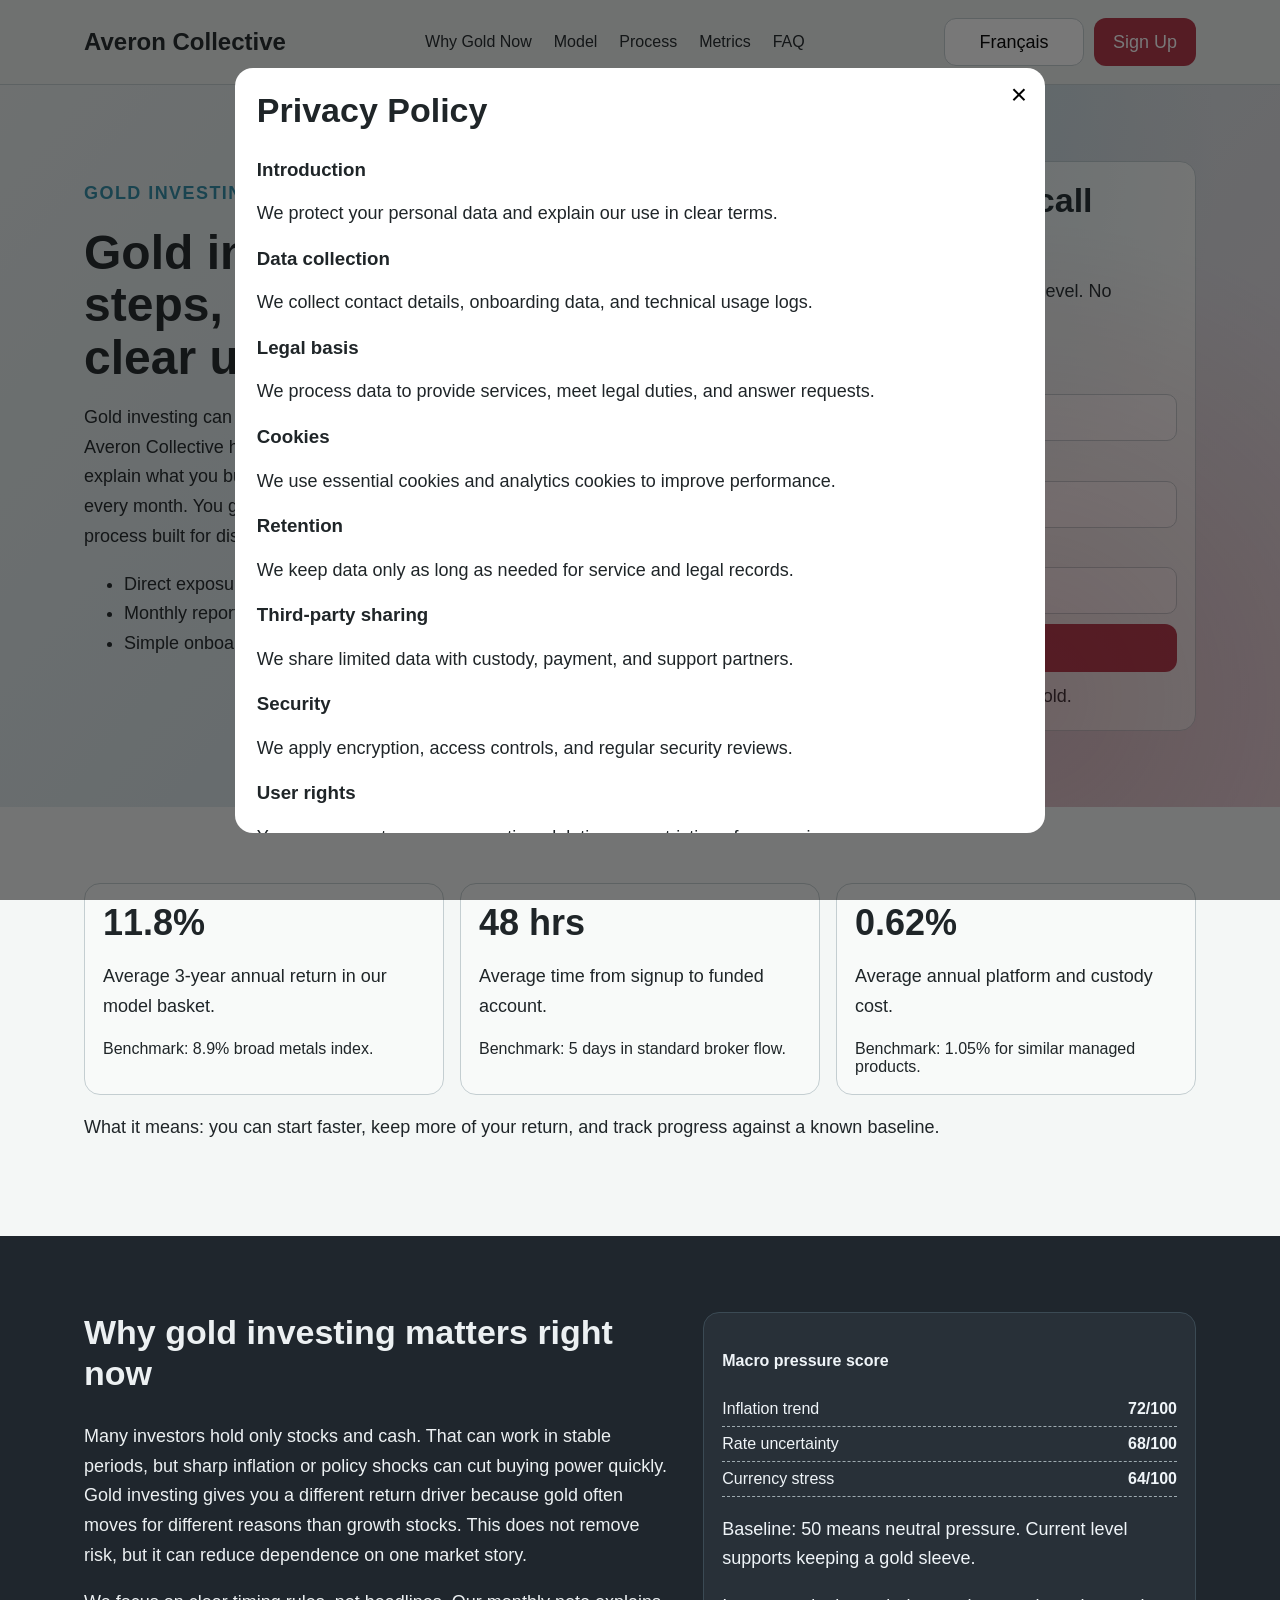
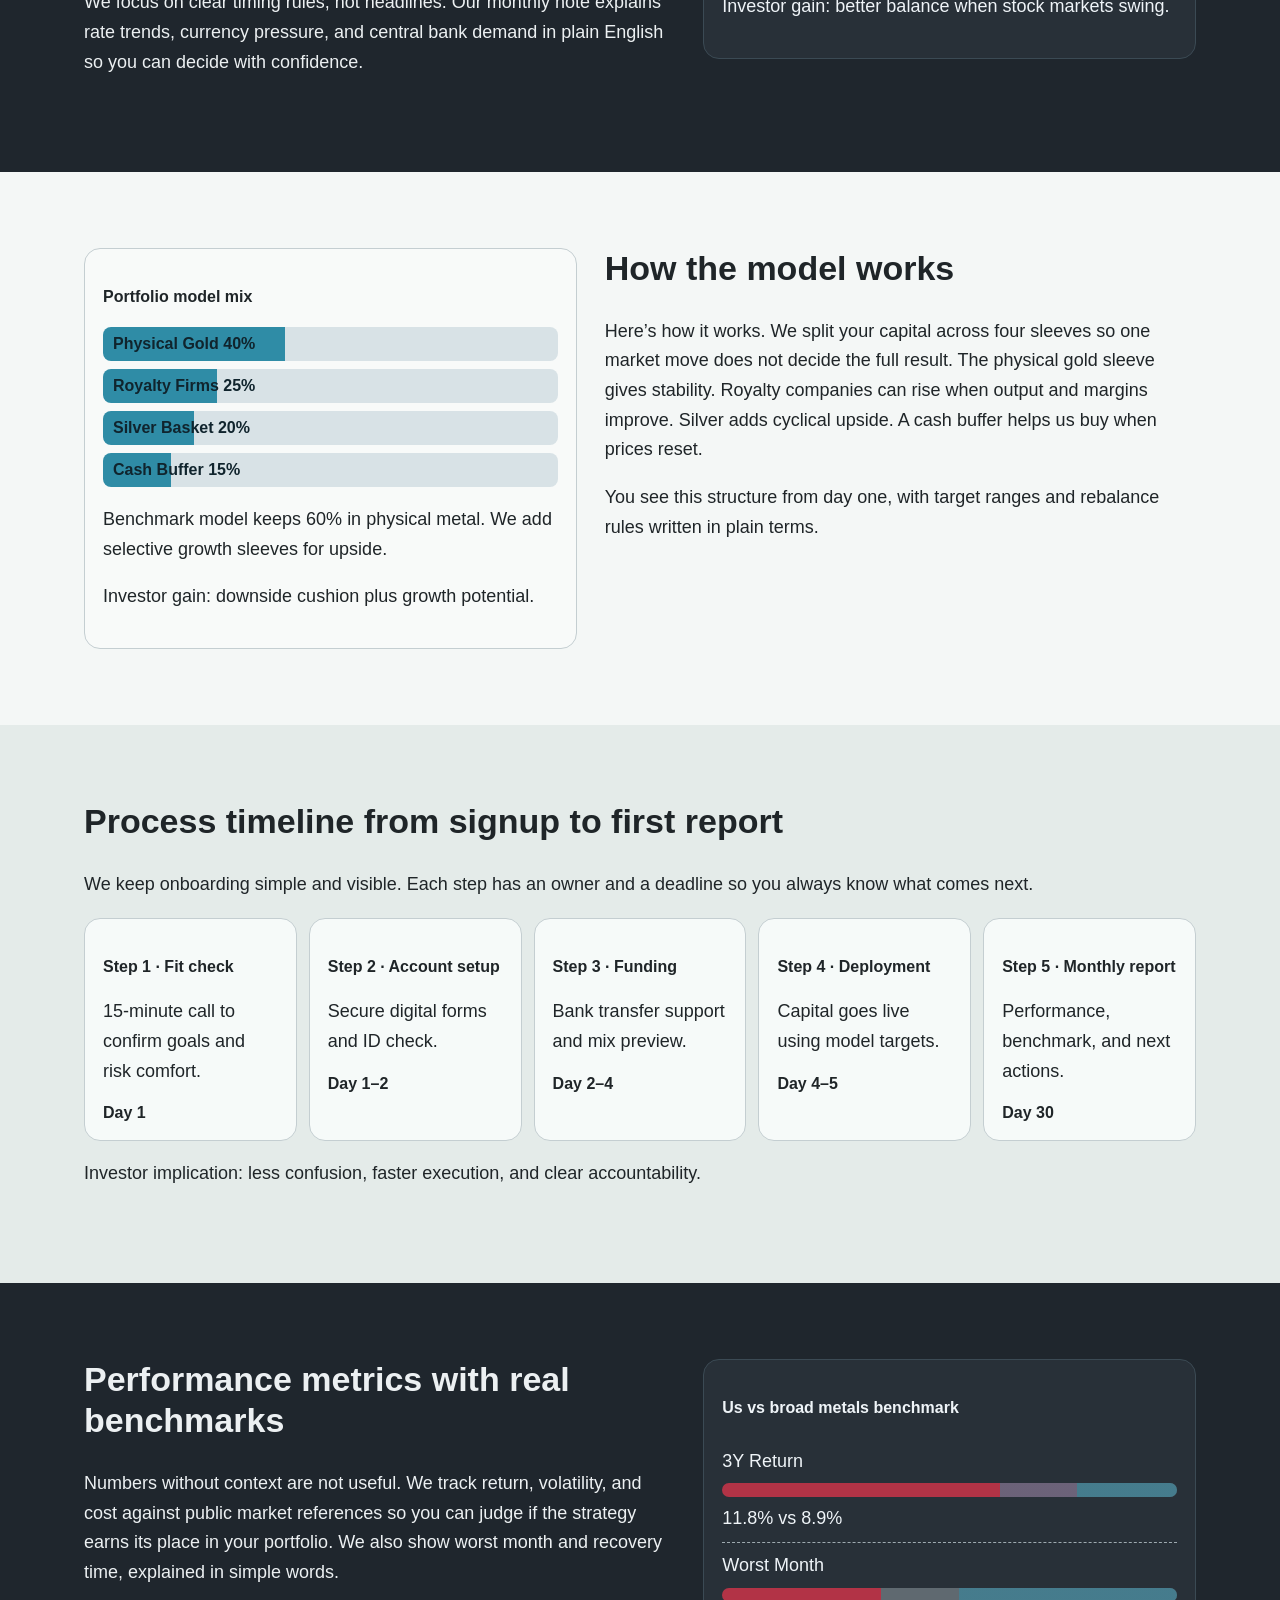
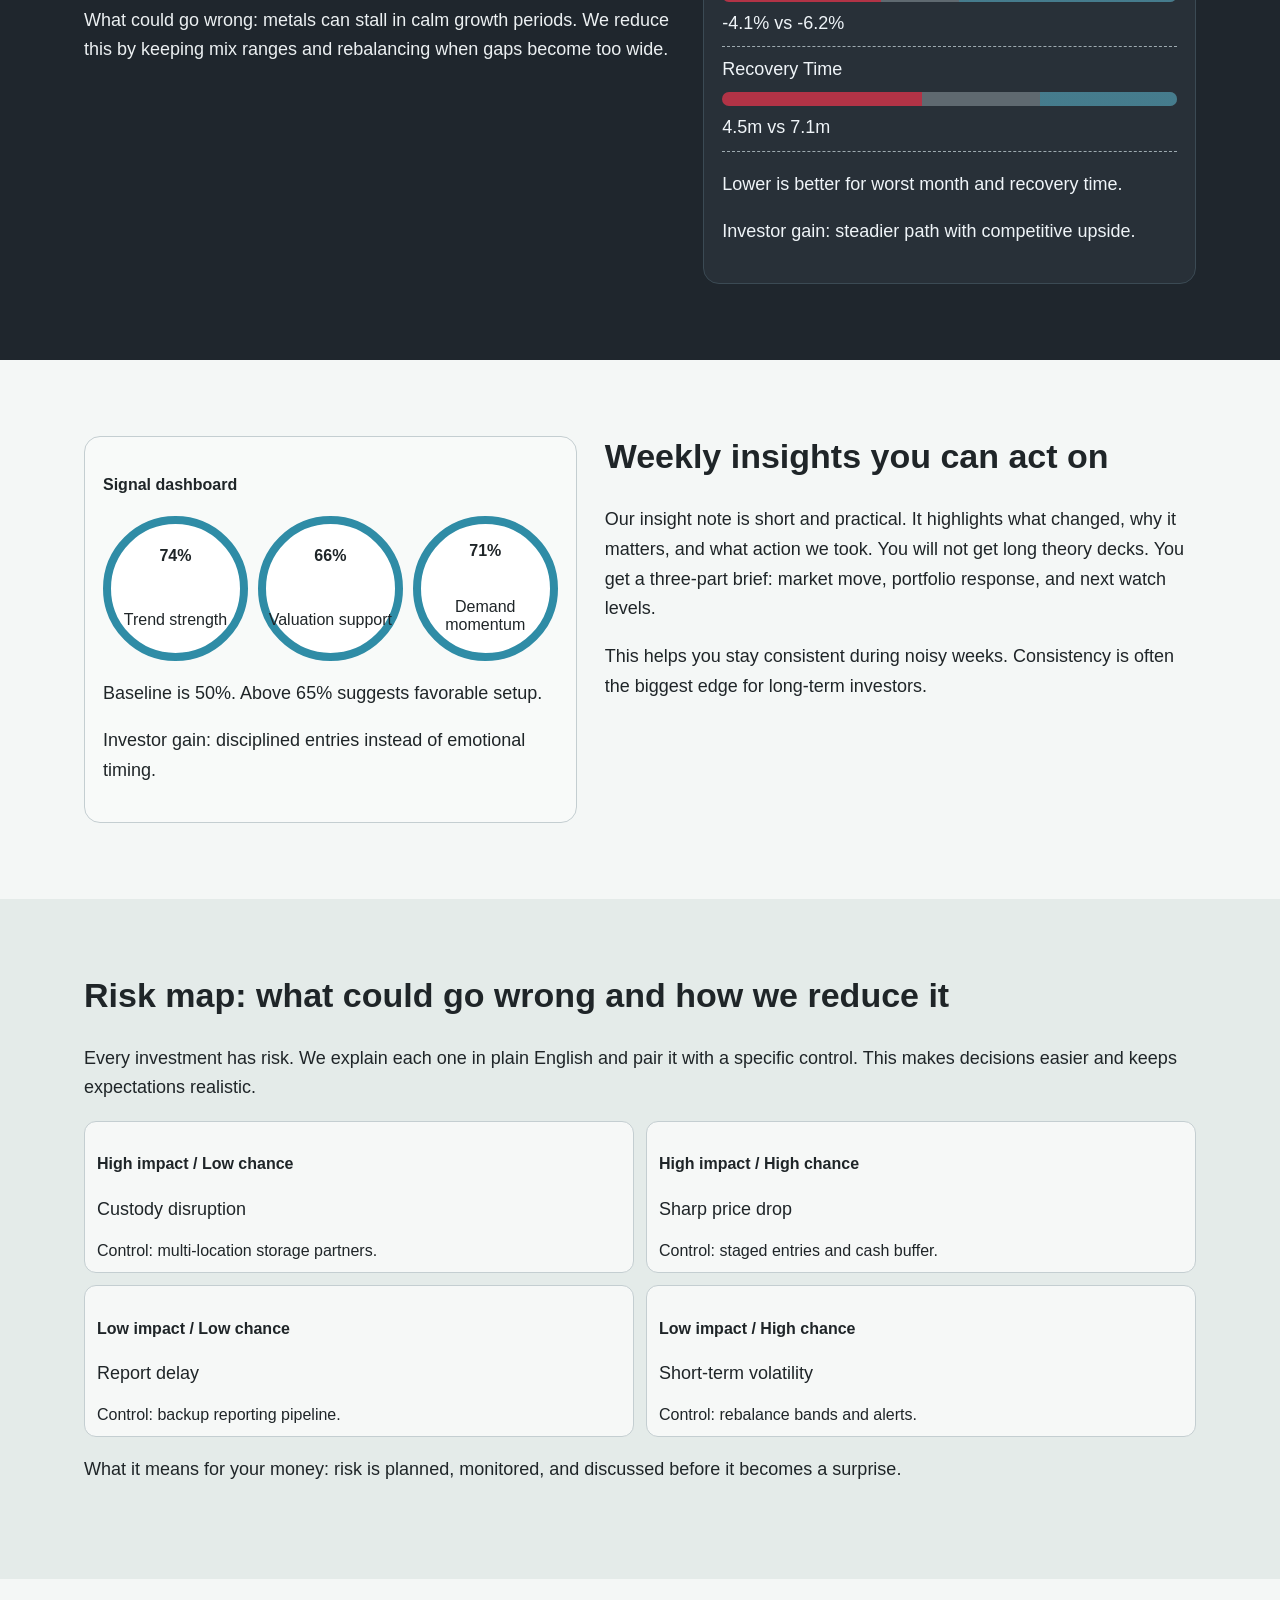
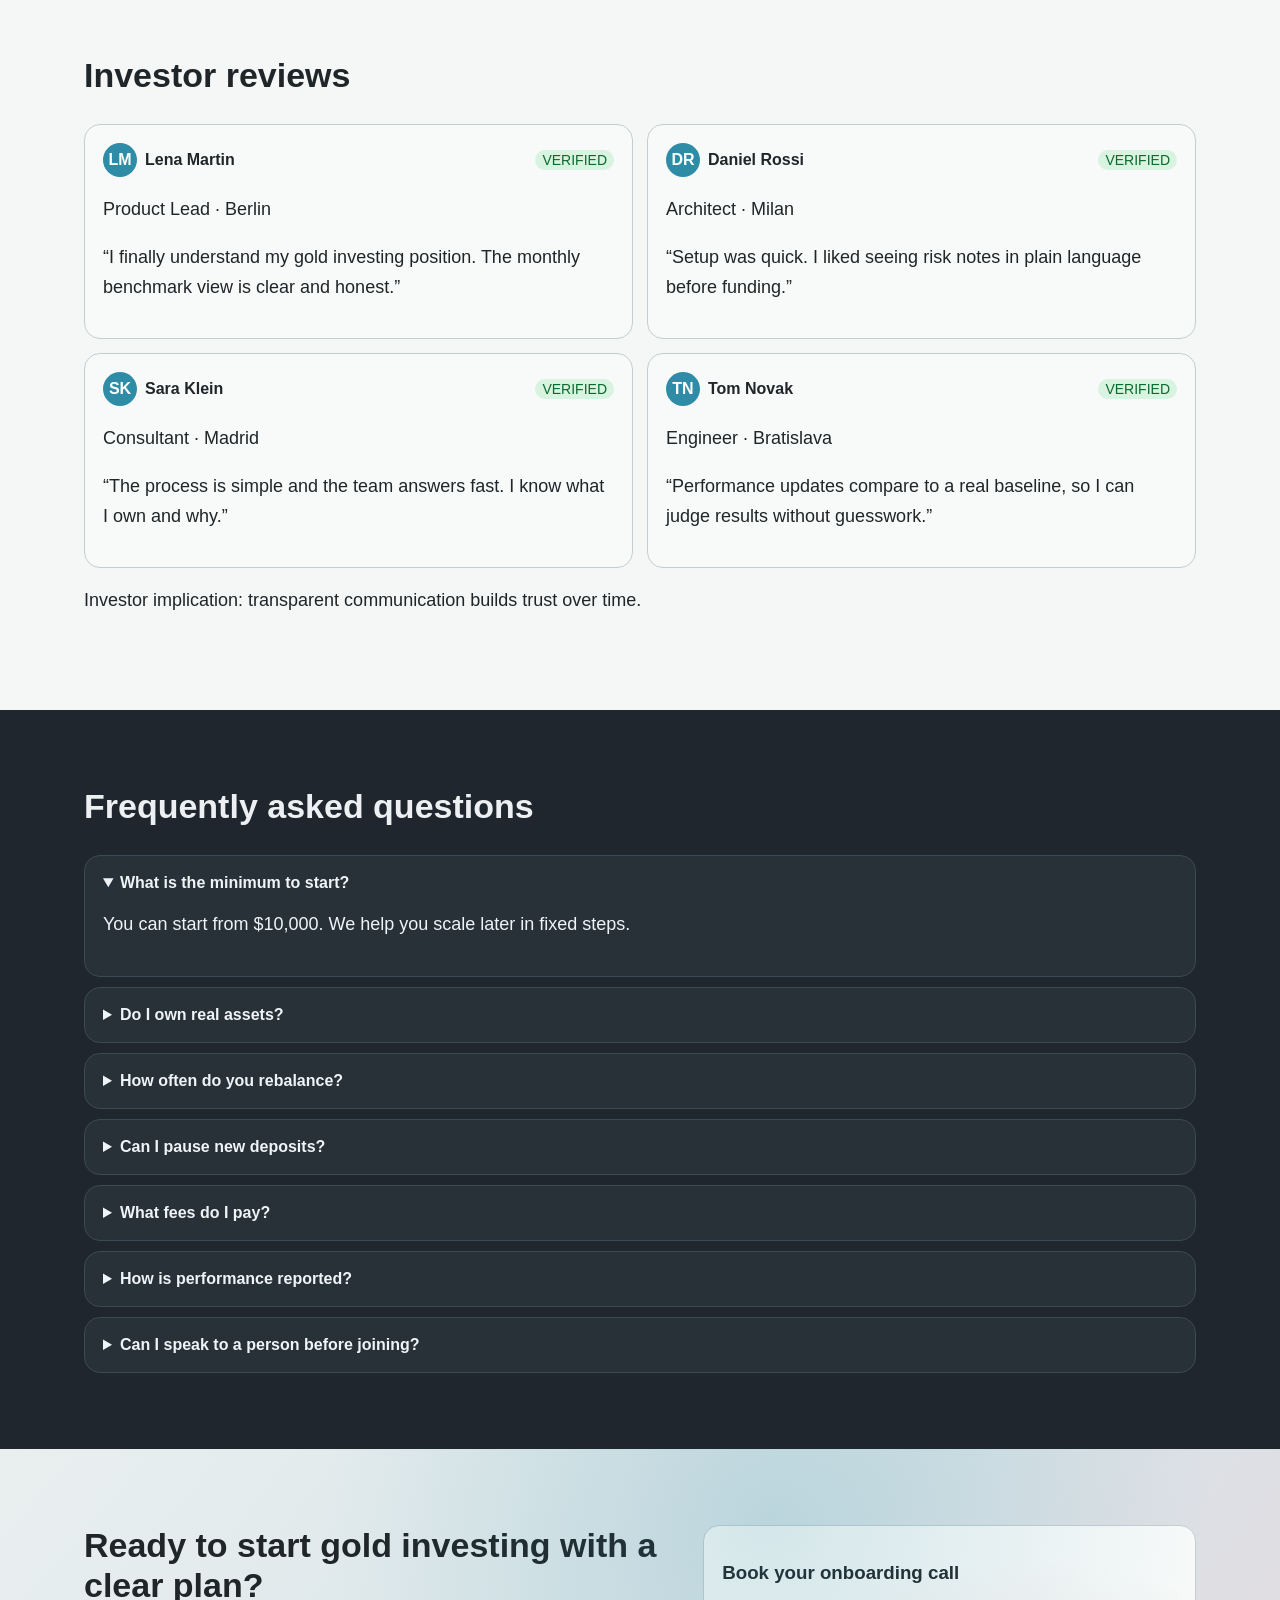
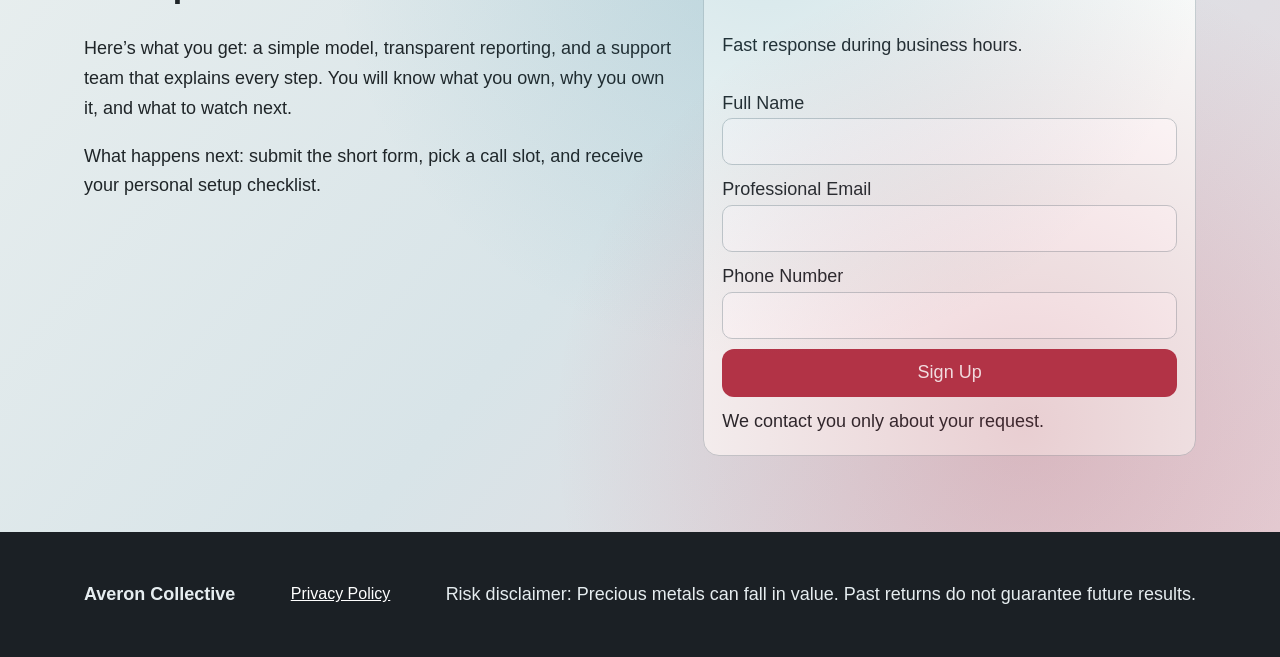
<file: fr/index.html>
<!-- DESIGN SEED: 4831 -->
<!DOCTYPE html>
<html lang="en">
<head>
  <meta charset="UTF-8" />
  <meta name="viewport" content="width=device-width, initial-scale=1.0" />
  <title>Averon Collective | Gold Investing Strategy for Français</title>
  <meta name="description" content="Learn how Averon Collective makes gold investing simple for long-term investors in Français. Clear process, transparent metrics, and risk controls." />
  <link rel="canonical" href="https://averoncollective.com/fr/index.html" />
  <link rel="alternate" hreflang="en" href="https://averoncollective.com/index.html" />
  <link rel="alternate" hreflang="de" href="https://averoncollective.com/de/index.html" />
  <link rel="alternate" hreflang="fr" href="https://averoncollective.com/fr/index.html" />
  <link rel="alternate" hreflang="es" href="https://averoncollective.com/es/index.html" />
  <link rel="alternate" hreflang="it" href="https://averoncollective.com/it/index.html" />
  <link rel="alternate" hreflang="tr" href="https://averoncollective.com/tr/index.html" />
  <link rel="alternate" hreflang="pt" href="https://averoncollective.com/pt/index.html" />
  <link rel="alternate" hreflang="ja" href="https://averoncollective.com/jp/index.html" />
  <link rel="alternate" hreflang="sk" href="https://averoncollective.com/sk/index.html" />
  <link rel="alternate" hreflang="nl-BE" href="https://averoncollective.com/be/index.html" />
  <meta property="og:title" content="Averon Collective | Gold Investing Strategy for Français" />
  <meta property="og:description" content="Learn how Averon Collective makes gold investing simple for long-term investors in Français. Clear process, transparent metrics, and risk controls." />
  <meta property="og:type" content="website" />
  <meta property="og:url" content="https://averoncollective.com/fr/index.html" />
  <meta name="twitter:card" content="summary_large_image" />
  <meta name="twitter:title" content="Averon Collective | Gold Investing Strategy for Français" />
  <meta name="twitter:description" content="Learn how Averon Collective makes gold investing simple for long-term investors in Français. Clear process, transparent metrics, and risk controls." />
  <link rel="stylesheet" href="../assets/style.css" />
</head>
<body data-lang="Français">
<header class="site-header">
  <div class="container header-inner">
    <a class="brand" href="../index.html">Averon Collective</a>
    <nav class="main-nav" aria-label="Main navigation"><a href="#why">Why Gold Now</a>
<a href="#model">Model</a>
<a href="#process">Process</a>
<a href="#metrics">Metrics</a>
<a href="#faq">FAQ</a></nav>
    <div class="header-actions">
      <div class="lang-wrap">
        <button class="btn btn-lang" aria-haspopup="true" aria-expanded="false">Français</button>
        <div class="lang-menu" role="menu"><a href="../index.html" role="menuitem"><svg viewBox="0 0 60 40" aria-hidden="true"><rect width="60" height="40" fill="#012169"/><path d="M0 0 60 40M60 0 0 40" stroke="#fff" stroke-width="8"/><path d="M0 0 60 40M60 0 0 40" stroke="#C8102E" stroke-width="4"/><path d="M30 0v40M0 20h60" stroke="#fff" stroke-width="12"/><path d="M30 0v40M0 20h60" stroke="#C8102E" stroke-width="7"/></svg><span>English</span></a><a href="../de/index.html" role="menuitem"><svg viewBox="0 0 60 40" aria-hidden="true"><rect width="60" height="13.3" y="0" fill="#000"/><rect width="60" height="13.3" y="13.3" fill="#DD0000"/><rect width="60" height="13.4" y="26.6" fill="#FFCE00"/></svg><span>Deutsch</span></a><a href="../fr/index.html" role="menuitem"><svg viewBox="0 0 60 40" aria-hidden="true"><rect width="20" height="40" fill="#0055A4"/><rect x="20" width="20" height="40" fill="#fff"/><rect x="40" width="20" height="40" fill="#EF4135"/></svg><span>Français</span></a><a href="../es/index.html" role="menuitem"><svg viewBox="0 0 60 40" aria-hidden="true"><rect width="60" height="10" y="0" fill="#AA151B"/><rect width="60" height="20" y="10" fill="#F1BF00"/><rect width="60" height="10" y="30" fill="#AA151B"/></svg><span>Español</span></a><a href="../it/index.html" role="menuitem"><svg viewBox="0 0 60 40" aria-hidden="true"><rect width="20" height="40" fill="#009246"/><rect x="20" width="20" height="40" fill="#fff"/><rect x="40" width="20" height="40" fill="#CE2B37"/></svg><span>Italiano</span></a><a href="../tr/index.html" role="menuitem"><svg viewBox="0 0 60 40" aria-hidden="true"><rect width="60" height="40" fill="#E30A17"/><circle cx="24" cy="20" r="10" fill="#fff"/><circle cx="27" cy="20" r="8" fill="#E30A17"/><polygon points="34,20 40,17 40,23" fill="#fff"/></svg><span>Türkçe</span></a><a href="../pt/index.html" role="menuitem"><svg viewBox="0 0 60 40" aria-hidden="true"><rect width="24" height="40" fill="#046A38"/><rect x="24" width="36" height="40" fill="#DA291C"/><circle cx="24" cy="20" r="7" fill="#FFCD00"/></svg><span>Português</span></a><a href="../jp/index.html" role="menuitem"><svg viewBox="0 0 60 40" aria-hidden="true"><rect width="60" height="40" fill="#fff"/><circle cx="30" cy="20" r="10" fill="#BC002D"/></svg><span>日本語</span></a><a href="../sk/index.html" role="menuitem"><svg viewBox="0 0 60 40" aria-hidden="true"><rect width="60" height="13.3" fill="#fff"/><rect y="13.3" width="60" height="13.3" fill="#0B4EA2"/><rect y="26.6" width="60" height="13.4" fill="#EE1C25"/></svg><span>Slovenčina</span></a><a href="../be/index.html" role="menuitem"><svg viewBox="0 0 60 40" aria-hidden="true"><rect width="20" height="40" fill="#000"/><rect x="20" width="20" height="40" fill="#FFD90C"/><rect x="40" width="20" height="40" fill="#EF3340"/></svg><span>Belgium</span></a>
        </div>
      </div>
      <a href="#lead" class="btn btn-primary">Sign Up</a>
      <button class="burger" aria-label="Open menu" aria-expanded="false" aria-controls="mobile-drawer"><span></span><span></span><span></span></button>
    </div>
  </div>
  <div class="mobile-drawer" id="mobile-drawer" aria-hidden="true">
    <button class="drawer-close" aria-label="Close menu">×</button>
    <nav class="drawer-nav"><a href="#why">Why Gold Now</a>
<a href="#model">Model</a>
<a href="#process">Process</a>
<a href="#metrics">Metrics</a>
<a href="#faq">FAQ</a>
      <div class="drawer-lang"><a href="../index.html">English</a>
                <a href="../de/index.html">Deutsch</a>
                <a href="../fr/index.html">Français</a>
                <a href="../es/index.html">Español</a>
                <a href="../it/index.html">Italiano</a>
                <a href="../tr/index.html">Türkçe</a>
                <a href="../pt/index.html">Português</a>
                <a href="../jp/index.html">日本語</a>
                <a href="../sk/index.html">Slovenčina</a>
                <a href="../be/index.html">Belgium</a></div>
      <a href="#lead" class="btn btn-primary">Sign Up</a>
    </nav>
  </div>
  <div class="drawer-overlay"></div>
</header>

<main>
<section class="hero section-mesh" id="lead">
  <div class="container hero-grid">
    <div>
      <p class="eyebrow">Gold investing for long-term investors</p>
      <h1>Gold investing with clear steps, clear costs, and clear updates</h1>
      <p>Gold investing can protect part of your savings when markets move fast. Averon Collective helps you join gold investing with a simple plan. We explain what you buy, how we store it, and how performance is tracked every month. You get one clear dashboard, one support team, and one process built for disciplined investors who value clarity over hype.</p>
      <ul class="check-list"><li>Direct exposure to physical gold and selected metal funds</li><li>Monthly report with benchmark comparison</li><li>Simple onboarding in under 10 minutes</li></ul>
    </div>
    <form class="lead-form" aria-label="Hero lead form">
      <h2>Start with a guided call</h2>
      <p>See if this fits your timeline and comfort level. No pressure.</p>
      <label>Full Name<input type="text" required /></label>
      <label>Professional Email<input type="email" required /></label>
      <label>Phone Number<input type="tel" required /></label>
      <button type="submit" class="btn btn-primary">Sign Up</button>
      <small>Your details stay private and are never sold.</small>
    </form>
  </div>
</section>

<section class="kpi-strip section-light">
 <div class="container kpi-grid">
  <article><h3>11.8%</h3><p>Average 3-year annual return in our model basket.</p><span>Benchmark: 8.9% broad metals index.</span></article>
  <article><h3>48 hrs</h3><p>Average time from signup to funded account.</p><span>Benchmark: 5 days in standard broker flow.</span></article>
  <article><h3>0.62%</h3><p>Average annual platform and custody cost.</p><span>Benchmark: 1.05% for similar managed products.</span></article>
 </div>
 <div class="container"><p class="interpret">What it means: you can start faster, keep more of your return, and track progress against a known baseline.</p></div>
</section>

<section id="why" class="section-dark">
 <div class="container split">
  <div><h2>Why gold investing matters right now</h2><p>Many investors hold only stocks and cash. That can work in stable periods, but sharp inflation or policy shocks can cut buying power quickly. Gold investing gives you a different return driver because gold often moves for different reasons than growth stocks. This does not remove risk, but it can reduce dependence on one market story.</p><p>We focus on clear timing rules, not headlines. Our monthly note explains rate trends, currency pressure, and central bank demand in plain English so you can decide with confidence.</p></div>
  <div class="visual-card">
    <h4>Macro pressure score</h4><div class="vbars"><div><span>Inflation trend</span><b>72/100</b></div><div><span>Rate uncertainty</span><b>68/100</b></div><div><span>Currency stress</span><b>64/100</b></div></div>
    <p>Baseline: 50 means neutral pressure. Current level supports keeping a gold sleeve.</p><p class="gain">Investor gain: better balance when stock markets swing.</p>
  </div>
 </div>
</section>

<section id="model" class="section-light">
 <div class="container split reverse">
  <div class="visual-card"><h4>Portfolio model mix</h4>
    <div class="stack"><span style="--w:40%">Physical Gold 40%</span><span style="--w:25%">Royalty Firms 25%</span><span style="--w:20%">Silver Basket 20%</span><span style="--w:15%">Cash Buffer 15%</span></div>
    <p>Benchmark model keeps 60% in physical metal. We add selective growth sleeves for upside.</p><p class="gain">Investor gain: downside cushion plus growth potential.</p></div>
  <div><h2>How the model works</h2><p>Here’s how it works. We split your capital across four sleeves so one market move does not decide the full result. The physical gold sleeve gives stability. Royalty companies can rise when output and margins improve. Silver adds cyclical upside. A cash buffer helps us buy when prices reset.</p><p>You see this structure from day one, with target ranges and rebalance rules written in plain terms.</p></div>
 </div>
</section>

<section id="process" class="section-neutral">
 <div class="container">
  <h2>Process timeline from signup to first report</h2>
  <p>We keep onboarding simple and visible. Each step has an owner and a deadline so you always know what comes next.</p>
  <div class="timeline"><article><h4>Step 1 · Fit check</h4><p>15-minute call to confirm goals and risk comfort.</p><b>Day 1</b></article><article><h4>Step 2 · Account setup</h4><p>Secure digital forms and ID check.</p><b>Day 1–2</b></article><article><h4>Step 3 · Funding</h4><p>Bank transfer support and mix preview.</p><b>Day 2–4</b></article><article><h4>Step 4 · Deployment</h4><p>Capital goes live using model targets.</p><b>Day 4–5</b></article><article><h4>Step 5 · Monthly report</h4><p>Performance, benchmark, and next actions.</p><b>Day 30</b></article></div>
  <p class="interpret">Investor implication: less confusion, faster execution, and clear accountability.</p>
 </div>
</section>

<section id="metrics" class="section-dark">
 <div class="container split">
  <div><h2>Performance metrics with real benchmarks</h2><p>Numbers without context are not useful. We track return, volatility, and cost against public market references so you can judge if the strategy earns its place in your portfolio. We also show worst month and recovery time, explained in simple words.</p><p>What could go wrong: metals can stall in calm growth periods. We reduce this by keeping mix ranges and rebalancing when gaps become too wide.</p></div>
  <div class="dual-bars visual-card"><h4>Us vs broad metals benchmark</h4><div class="bar"><label>3Y Return</label><i style="--a:78%;--b:61%"></i><small>11.8% vs 8.9%</small></div><div class="bar"><label>Worst Month</label><i style="--a:35%;--b:52%"></i><small>-4.1% vs -6.2%</small></div><div class="bar"><label>Recovery Time</label><i style="--a:44%;--b:70%"></i><small>4.5m vs 7.1m</small></div><p>Lower is better for worst month and recovery time.</p><p class="gain">Investor gain: steadier path with competitive upside.</p></div>
 </div>
</section>

<section id="insights" class="section-light">
 <div class="container split reverse">
  <div class="visual-card ring-wrap"><h4>Signal dashboard</h4><div class="rings"><div><b>74%</b><span>Trend strength</span></div><div><b>66%</b><span>Valuation support</span></div><div><b>71%</b><span>Demand momentum</span></div></div><p>Baseline is 50%. Above 65% suggests favorable setup.</p><p class="gain">Investor gain: disciplined entries instead of emotional timing.</p></div>
  <div><h2>Weekly insights you can act on</h2><p>Our insight note is short and practical. It highlights what changed, why it matters, and what action we took. You will not get long theory decks. You get a three-part brief: market move, portfolio response, and next watch levels.</p><p>This helps you stay consistent during noisy weeks. Consistency is often the biggest edge for long-term investors.</p></div>
 </div>
</section>

<section id="risk" class="section-neutral">
 <div class="container">
  <h2>Risk map: what could go wrong and how we reduce it</h2>
  <p>Every investment has risk. We explain each one in plain English and pair it with a specific control. This makes decisions easier and keeps expectations realistic.</p>
  <div class="risk-matrix"><div><h4>High impact / Low chance</h4><p>Custody disruption</p><span>Control: multi-location storage partners.</span></div><div><h4>High impact / High chance</h4><p>Sharp price drop</p><span>Control: staged entries and cash buffer.</span></div><div><h4>Low impact / Low chance</h4><p>Report delay</p><span>Control: backup reporting pipeline.</span></div><div><h4>Low impact / High chance</h4><p>Short-term volatility</p><span>Control: rebalance bands and alerts.</span></div></div>
  <p class="interpret">What it means for your money: risk is planned, monitored, and discussed before it becomes a surprise.</p>
 </div>
</section>

<section class="section-light reviews" id="reviews">
 <div class="container"><h2>Investor reviews</h2><div class="review-grid">
  <article><div class="r-head"><span class="avatar">LM</span><strong>Lena Martin</strong><em>VERIFIED</em></div><p class="meta">Product Lead · Berlin</p><p>“I finally understand my gold investing position. The monthly benchmark view is clear and honest.”</p></article>
  <article><div class="r-head"><span class="avatar">DR</span><strong>Daniel Rossi</strong><em>VERIFIED</em></div><p class="meta">Architect · Milan</p><p>“Setup was quick. I liked seeing risk notes in plain language before funding.”</p></article>
  <article><div class="r-head"><span class="avatar">SK</span><strong>Sara Klein</strong><em>VERIFIED</em></div><p class="meta">Consultant · Madrid</p><p>“The process is simple and the team answers fast. I know what I own and why.”</p></article>
  <article><div class="r-head"><span class="avatar">TN</span><strong>Tom Novak</strong><em>VERIFIED</em></div><p class="meta">Engineer · Bratislava</p><p>“Performance updates compare to a real baseline, so I can judge results without guesswork.”</p></article>
 </div><p class="interpret">Investor implication: transparent communication builds trust over time.</p></div>
</section>

<section id="faq" class="section-dark faq">
 <div class="container">
  <h2>Frequently asked questions</h2>
  <div class="faq-list">
   <details open><summary>What is the minimum to start?</summary><p>You can start from $10,000. We help you scale later in fixed steps.</p></details>
   <details><summary>Do I own real assets?</summary><p>Yes. The core sleeve uses physical gold custody records plus audited statements.</p></details>
   <details><summary>How often do you rebalance?</summary><p>We check weekly and rebalance when mix weights move outside target bands.</p></details>
   <details><summary>Can I pause new deposits?</summary><p>Yes. You can pause at any time while keeping current holdings active.</p></details>
   <details><summary>What fees do I pay?</summary><p>You pay one clear management and custody fee shown before signup.</p></details>
   <details><summary>How is performance reported?</summary><p>You receive a monthly report with return, benchmark, and key risk notes.</p></details>
   <details><summary>Can I speak to a person before joining?</summary><p>Yes. Every signup includes an advisor call to confirm fit and timeline.</p></details>
  </div>
 </div>
</section>

<section class="section-mesh final-cta">
  <div class="container split">
    <div><h2>Ready to start gold investing with a clear plan?</h2><p>Here’s what you get: a simple model, transparent reporting, and a support team that explains every step. You will know what you own, why you own it, and what to watch next.</p><p>What happens next: submit the short form, pick a call slot, and receive your personal setup checklist.</p></div>
    <form class="lead-form" aria-label="Final lead form">
      <h3>Book your onboarding call</h3>
      <p>Fast response during business hours.</p>
      <label>Full Name<input type="text" required /></label>
      <label>Professional Email<input type="email" required /></label>
      <label>Phone Number<input type="tel" required /></label>
      <button type="submit" class="btn btn-primary">Sign Up</button>
      <small>We contact you only about your request.</small>
    </form>
  </div>
</section>
</main>

<footer class="site-footer">
 <div class="container footer-inner"><p><strong>Averon Collective</strong></p><a href="#" data-open-privacy>Privacy Policy</a><p>Risk disclaimer: Precious metals can fall in value. Past returns do not guarantee future results.</p></div>
</footer>

<div class="privacy-modal" role="dialog" aria-modal="true" aria-labelledby="privacy-title" hidden>
  <div class="privacy-panel">
    <button class="privacy-x" aria-label="Close privacy policy">×</button>
    <h2 id="privacy-title">Privacy Policy</h2>
    <h3>Introduction</h3><p>We protect your personal data and explain our use in clear terms.</p>
    <h3>Data collection</h3><p>We collect contact details, onboarding data, and technical usage logs.</p>
    <h3>Legal basis</h3><p>We process data to provide services, meet legal duties, and answer requests.</p>
    <h3>Cookies</h3><p>We use essential cookies and analytics cookies to improve performance.</p>
    <h3>Retention</h3><p>We keep data only as long as needed for service and legal records.</p>
    <h3>Third-party sharing</h3><p>We share limited data with custody, payment, and support partners.</p>
    <h3>Security</h3><p>We apply encryption, access controls, and regular security reviews.</p>
    <h3>User rights</h3><p>You can request access, correction, deletion, or restriction of processing.</p>
    <h3>International transfers</h3><p>If data moves across borders, we use legal safeguards and contracts.</p>
    <h3>Industry risk disclosure</h3><p>Investment services include market risk and operational risk, and these cannot be fully removed.</p>
    <h3>Contact</h3><p>Email privacy@averoncollective.com for any privacy request.</p>
    <div class="privacy-footer"><button class="btn btn-secondary" data-close-privacy>Close</button></div>
  </div>
</div>

<script type="application/ld+json">{"@context":"https://schema.org","@graph":[{"@type":"Organization","name":"Averon Collective","url":"https://averoncollective.com/","logo":"https://averoncollective.com/assets/img/logo.png"},{"@type":"WebSite","name":"Averon Collective","url":"https://averoncollective.com/"},{"@type":"FAQPage","mainEntity":[{"@type":"Question","name":"What is the minimum to start?","acceptedAnswer":{"@type":"Answer","text":"You can start from $10,000."}},{"@type":"Question","name":"Do I own real assets?","acceptedAnswer":{"@type":"Answer","text":"Yes, the core sleeve uses physical gold custody records."}}]},{"@type":"Review","itemReviewed":{"@type":"Organization","name":"Averon Collective"},"author":{"@type":"Person","name":"Lena Martin"},"reviewRating":{"@type":"Rating","ratingValue":"5","bestRating":"5"},"reviewBody":"Clear monthly updates and simple onboarding."}]}</script>
<script src="../assets/app.js" defer></script>
</body>
</html>
</file>
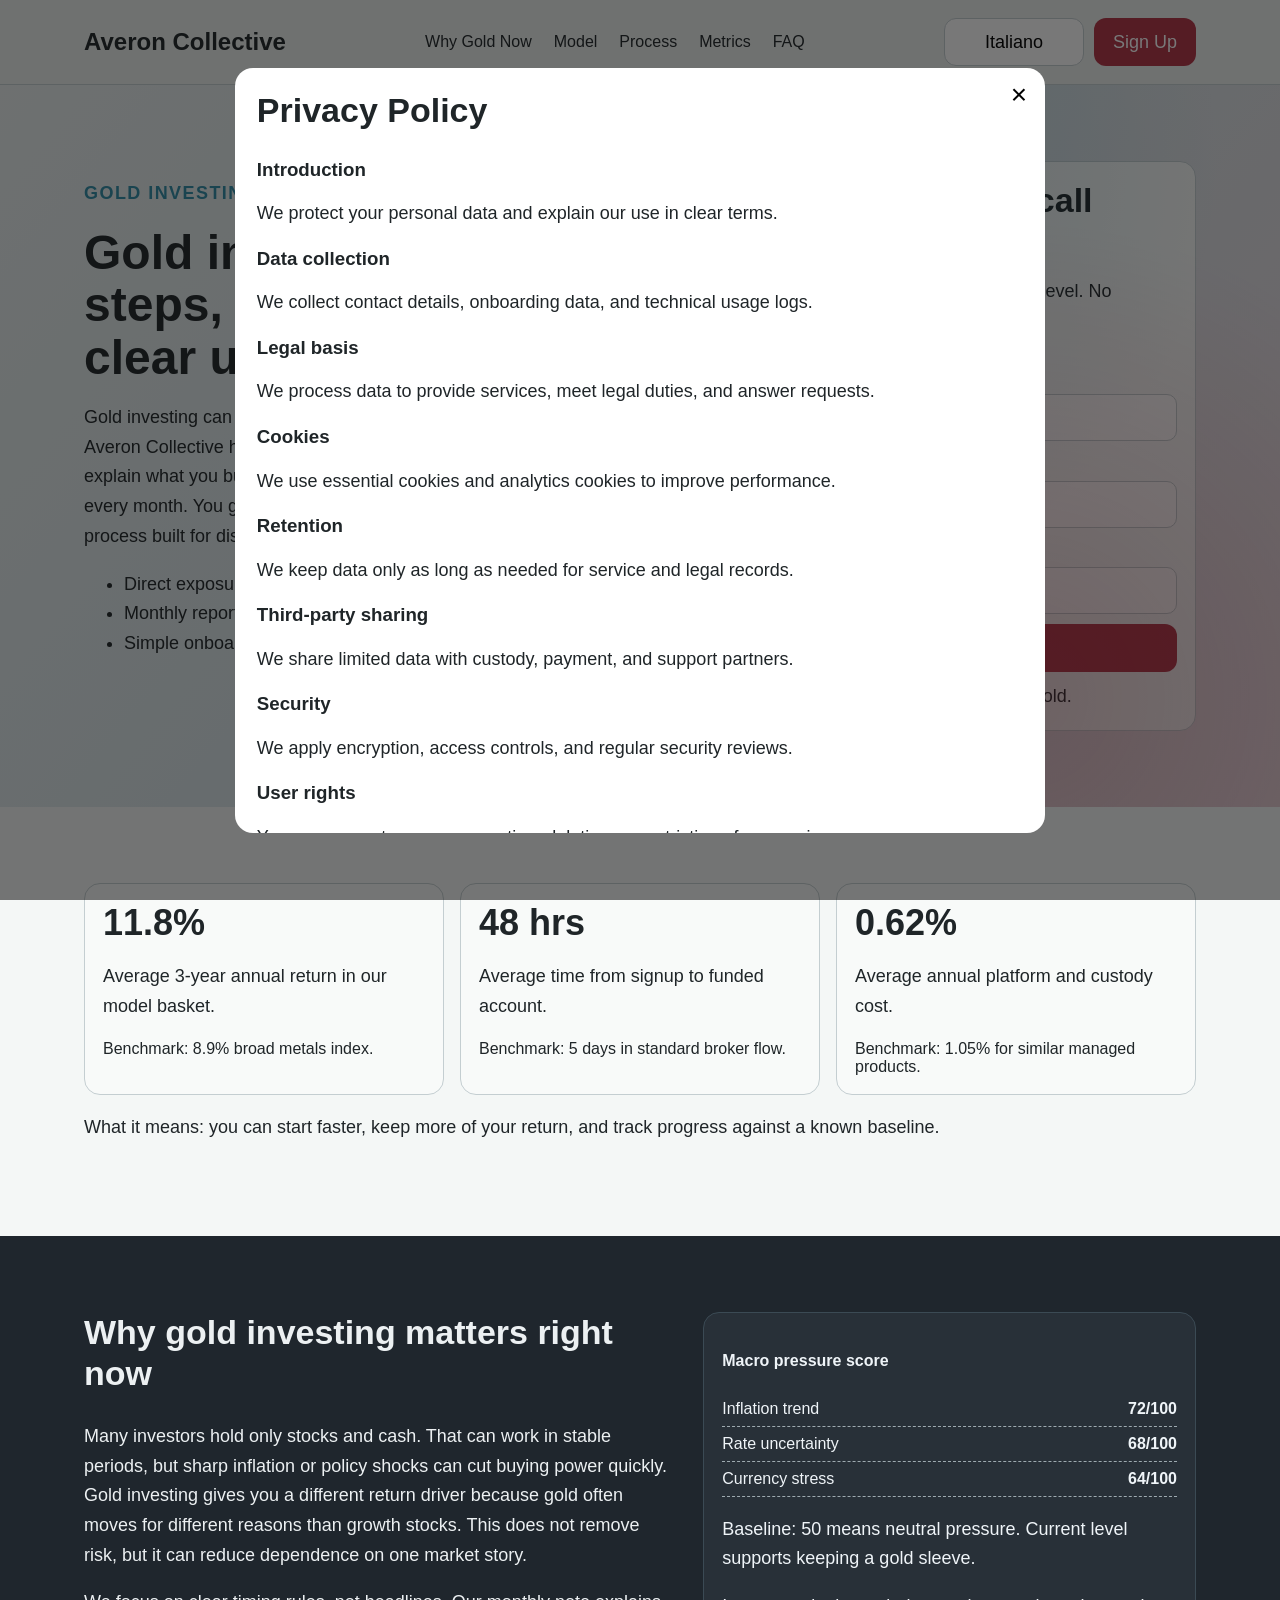
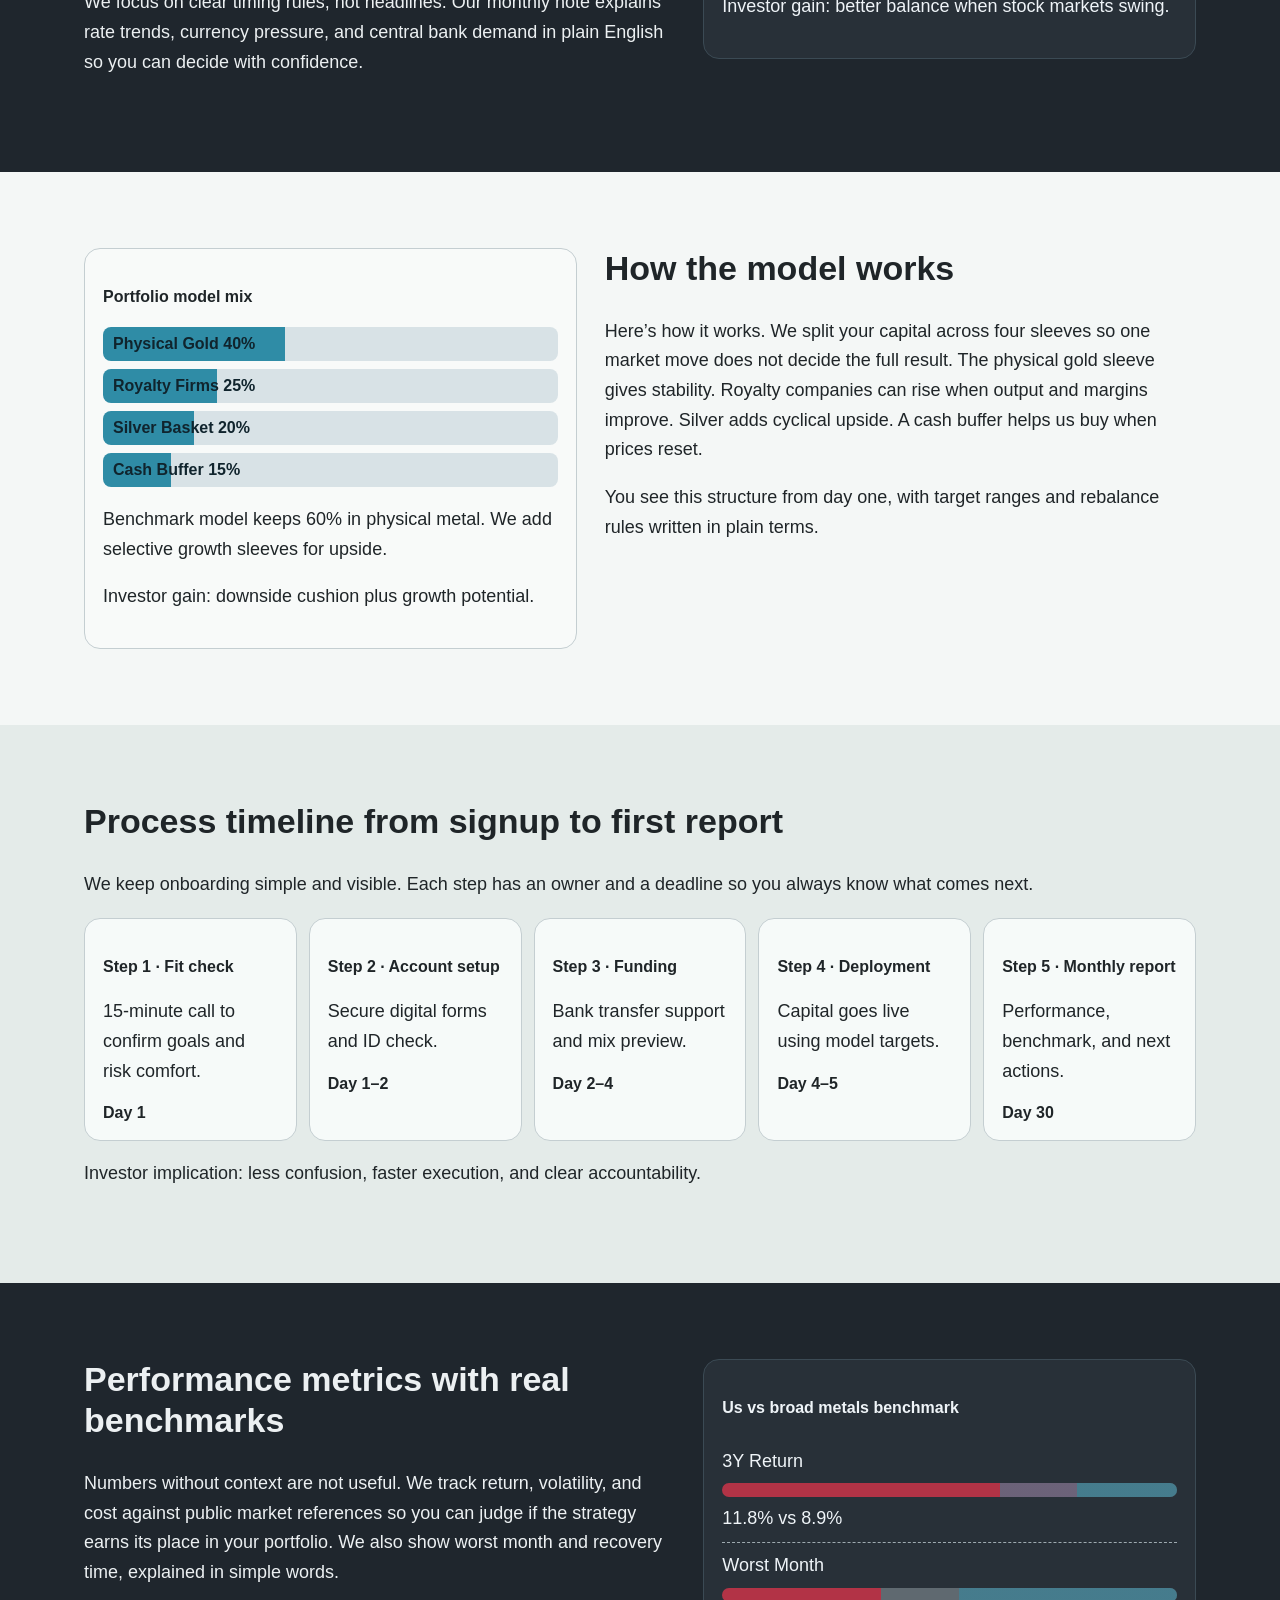
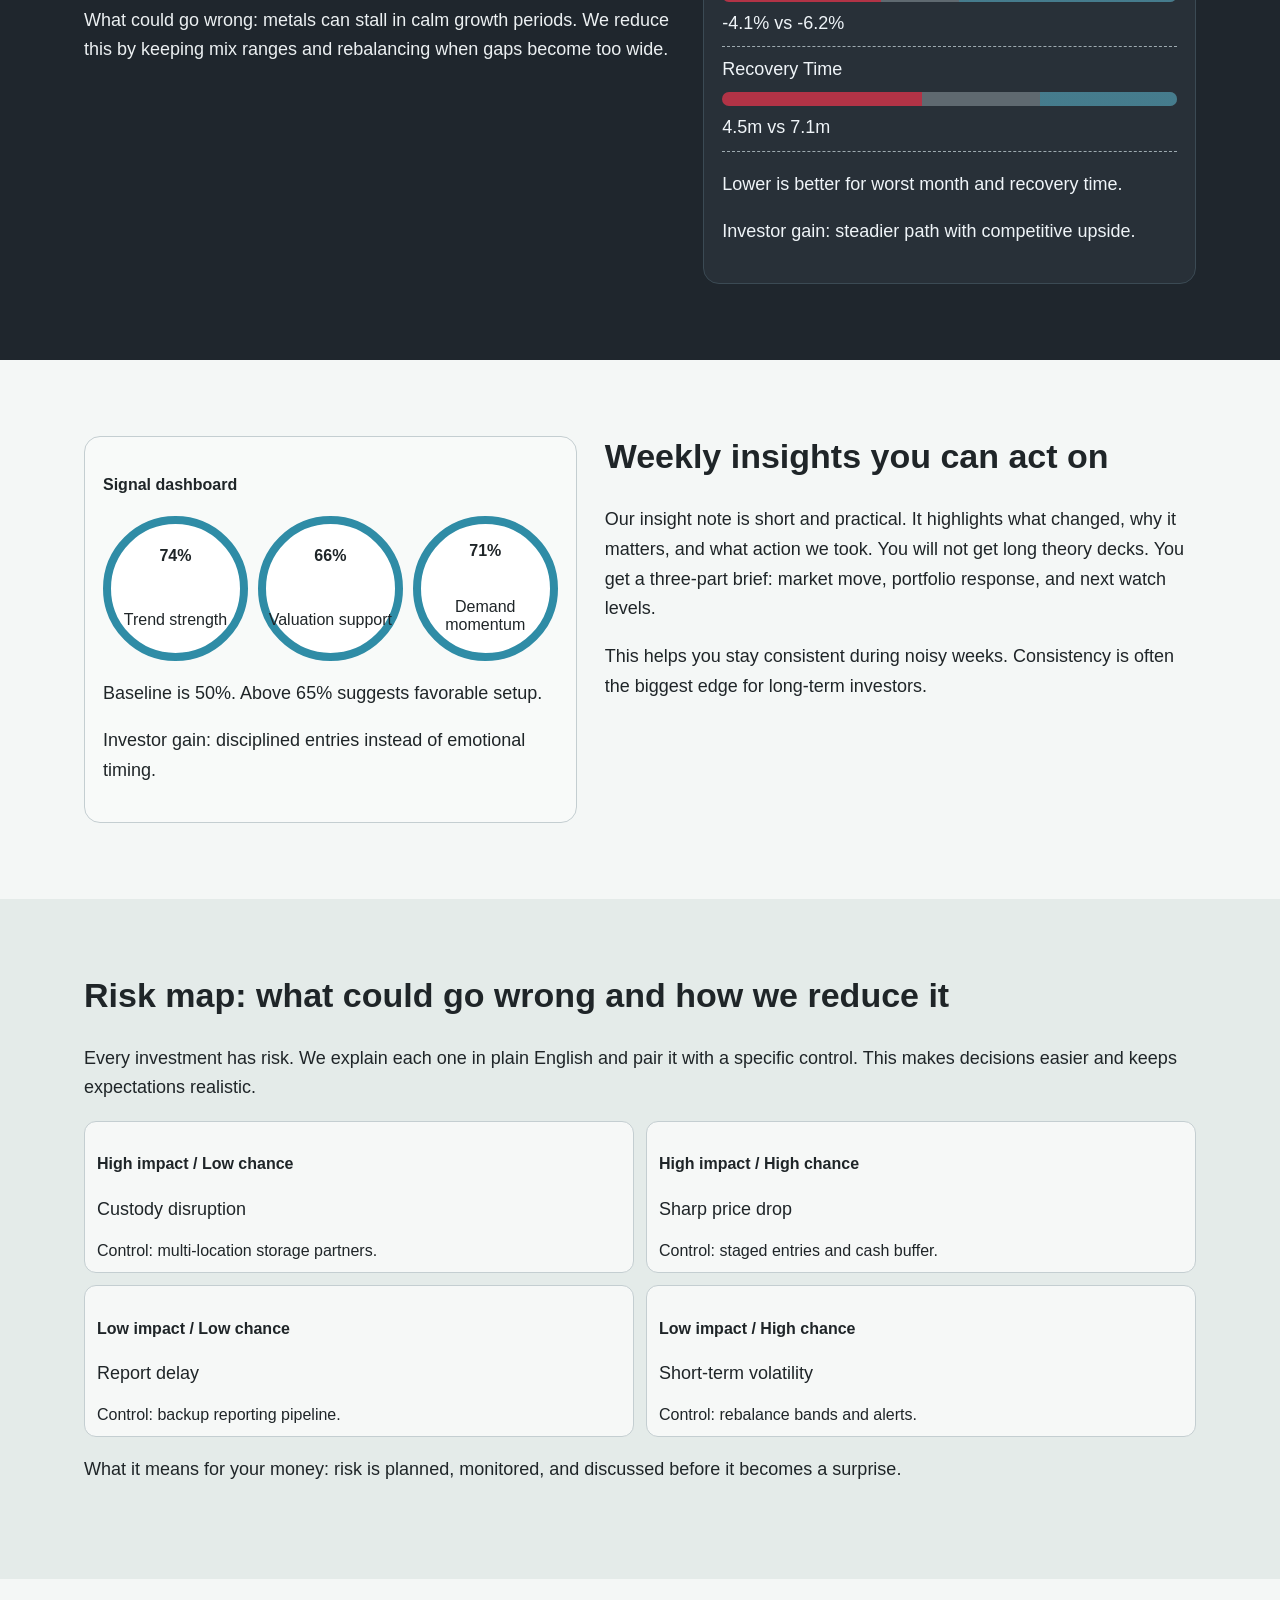
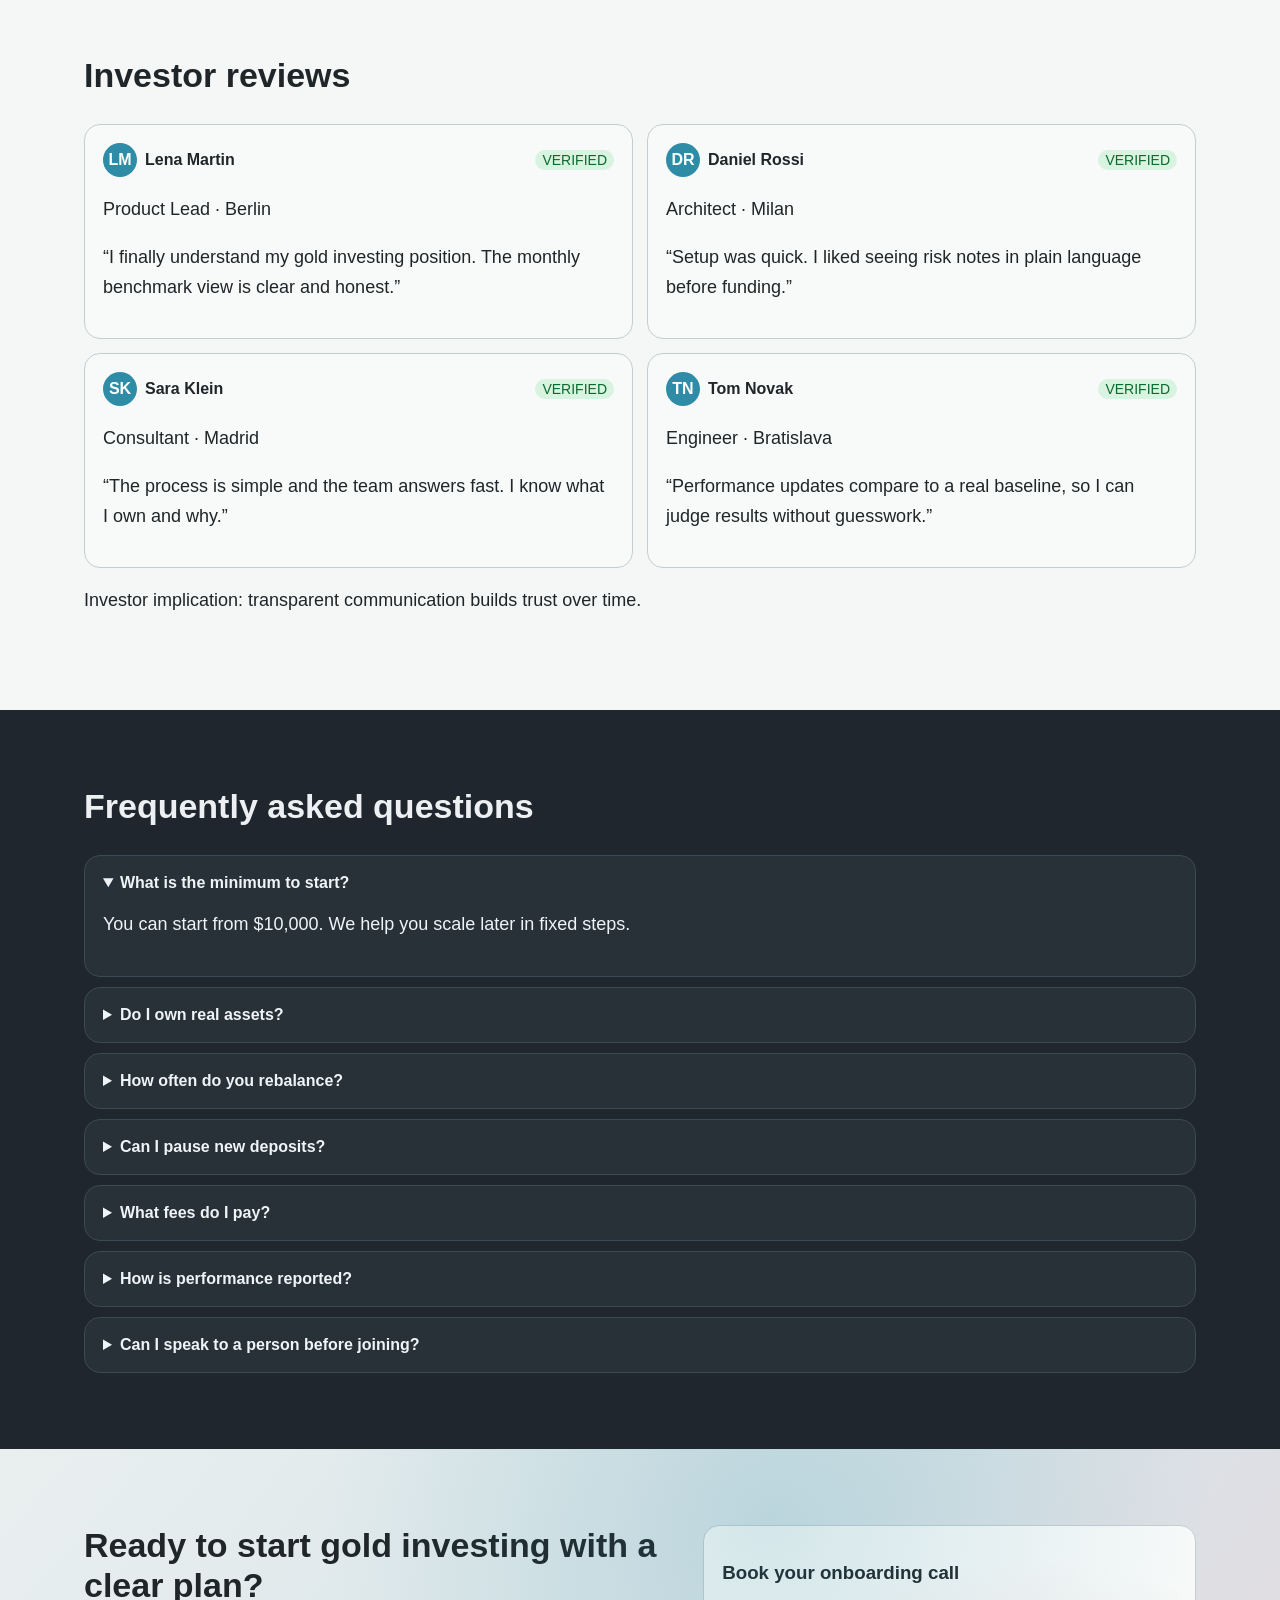
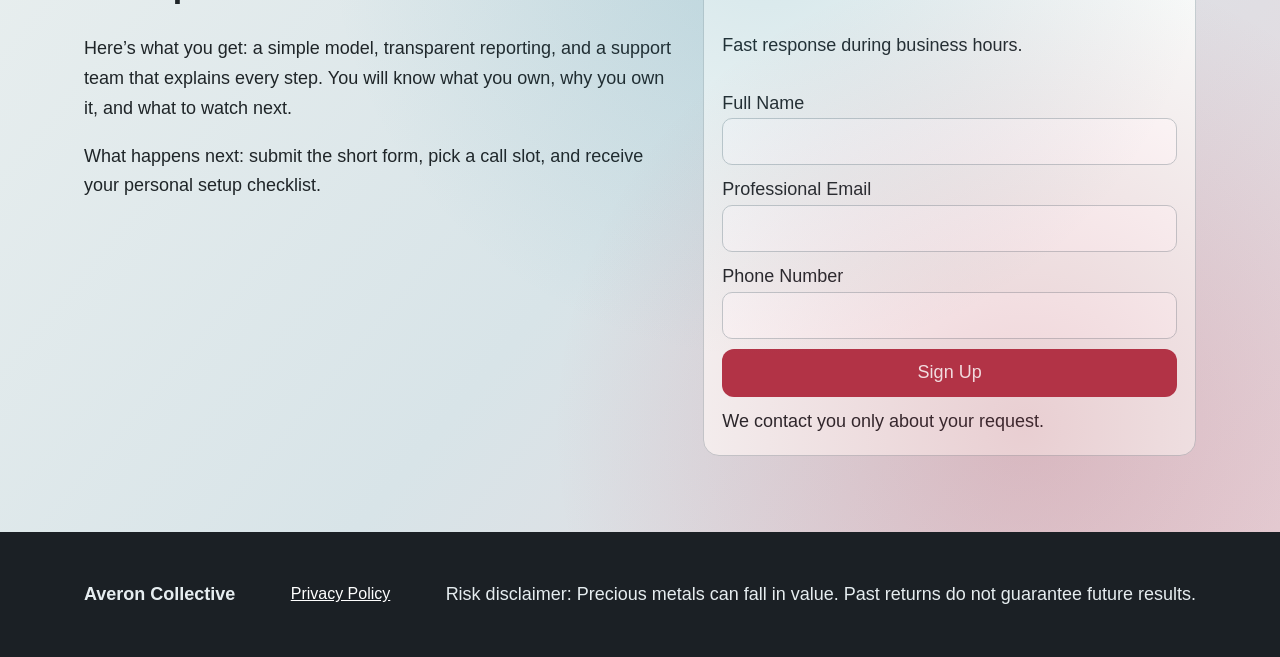
<file: it/index.html>
<!-- DESIGN SEED: 4831 -->
<!DOCTYPE html>
<html lang="en">
<head>
  <meta charset="UTF-8" />
  <meta name="viewport" content="width=device-width, initial-scale=1.0" />
  <title>Averon Collective | Gold Investing Strategy for Italiano</title>
  <meta name="description" content="Learn how Averon Collective makes gold investing simple for long-term investors in Italiano. Clear process, transparent metrics, and risk controls." />
  <link rel="canonical" href="https://averoncollective.com/it/index.html" />
  <link rel="alternate" hreflang="en" href="https://averoncollective.com/index.html" />
  <link rel="alternate" hreflang="de" href="https://averoncollective.com/de/index.html" />
  <link rel="alternate" hreflang="fr" href="https://averoncollective.com/fr/index.html" />
  <link rel="alternate" hreflang="es" href="https://averoncollective.com/es/index.html" />
  <link rel="alternate" hreflang="it" href="https://averoncollective.com/it/index.html" />
  <link rel="alternate" hreflang="tr" href="https://averoncollective.com/tr/index.html" />
  <link rel="alternate" hreflang="pt" href="https://averoncollective.com/pt/index.html" />
  <link rel="alternate" hreflang="ja" href="https://averoncollective.com/jp/index.html" />
  <link rel="alternate" hreflang="sk" href="https://averoncollective.com/sk/index.html" />
  <link rel="alternate" hreflang="nl-BE" href="https://averoncollective.com/be/index.html" />
  <meta property="og:title" content="Averon Collective | Gold Investing Strategy for Italiano" />
  <meta property="og:description" content="Learn how Averon Collective makes gold investing simple for long-term investors in Italiano. Clear process, transparent metrics, and risk controls." />
  <meta property="og:type" content="website" />
  <meta property="og:url" content="https://averoncollective.com/it/index.html" />
  <meta name="twitter:card" content="summary_large_image" />
  <meta name="twitter:title" content="Averon Collective | Gold Investing Strategy for Italiano" />
  <meta name="twitter:description" content="Learn how Averon Collective makes gold investing simple for long-term investors in Italiano. Clear process, transparent metrics, and risk controls." />
  <link rel="stylesheet" href="../assets/style.css" />
</head>
<body data-lang="Italiano">
<header class="site-header">
  <div class="container header-inner">
    <a class="brand" href="../index.html">Averon Collective</a>
    <nav class="main-nav" aria-label="Main navigation"><a href="#why">Why Gold Now</a>
<a href="#model">Model</a>
<a href="#process">Process</a>
<a href="#metrics">Metrics</a>
<a href="#faq">FAQ</a></nav>
    <div class="header-actions">
      <div class="lang-wrap">
        <button class="btn btn-lang" aria-haspopup="true" aria-expanded="false">Italiano</button>
        <div class="lang-menu" role="menu"><a href="../index.html" role="menuitem"><svg viewBox="0 0 60 40" aria-hidden="true"><rect width="60" height="40" fill="#012169"/><path d="M0 0 60 40M60 0 0 40" stroke="#fff" stroke-width="8"/><path d="M0 0 60 40M60 0 0 40" stroke="#C8102E" stroke-width="4"/><path d="M30 0v40M0 20h60" stroke="#fff" stroke-width="12"/><path d="M30 0v40M0 20h60" stroke="#C8102E" stroke-width="7"/></svg><span>English</span></a><a href="../de/index.html" role="menuitem"><svg viewBox="0 0 60 40" aria-hidden="true"><rect width="60" height="13.3" y="0" fill="#000"/><rect width="60" height="13.3" y="13.3" fill="#DD0000"/><rect width="60" height="13.4" y="26.6" fill="#FFCE00"/></svg><span>Deutsch</span></a><a href="../fr/index.html" role="menuitem"><svg viewBox="0 0 60 40" aria-hidden="true"><rect width="20" height="40" fill="#0055A4"/><rect x="20" width="20" height="40" fill="#fff"/><rect x="40" width="20" height="40" fill="#EF4135"/></svg><span>Français</span></a><a href="../es/index.html" role="menuitem"><svg viewBox="0 0 60 40" aria-hidden="true"><rect width="60" height="10" y="0" fill="#AA151B"/><rect width="60" height="20" y="10" fill="#F1BF00"/><rect width="60" height="10" y="30" fill="#AA151B"/></svg><span>Español</span></a><a href="../it/index.html" role="menuitem"><svg viewBox="0 0 60 40" aria-hidden="true"><rect width="20" height="40" fill="#009246"/><rect x="20" width="20" height="40" fill="#fff"/><rect x="40" width="20" height="40" fill="#CE2B37"/></svg><span>Italiano</span></a><a href="../tr/index.html" role="menuitem"><svg viewBox="0 0 60 40" aria-hidden="true"><rect width="60" height="40" fill="#E30A17"/><circle cx="24" cy="20" r="10" fill="#fff"/><circle cx="27" cy="20" r="8" fill="#E30A17"/><polygon points="34,20 40,17 40,23" fill="#fff"/></svg><span>Türkçe</span></a><a href="../pt/index.html" role="menuitem"><svg viewBox="0 0 60 40" aria-hidden="true"><rect width="24" height="40" fill="#046A38"/><rect x="24" width="36" height="40" fill="#DA291C"/><circle cx="24" cy="20" r="7" fill="#FFCD00"/></svg><span>Português</span></a><a href="../jp/index.html" role="menuitem"><svg viewBox="0 0 60 40" aria-hidden="true"><rect width="60" height="40" fill="#fff"/><circle cx="30" cy="20" r="10" fill="#BC002D"/></svg><span>日本語</span></a><a href="../sk/index.html" role="menuitem"><svg viewBox="0 0 60 40" aria-hidden="true"><rect width="60" height="13.3" fill="#fff"/><rect y="13.3" width="60" height="13.3" fill="#0B4EA2"/><rect y="26.6" width="60" height="13.4" fill="#EE1C25"/></svg><span>Slovenčina</span></a><a href="../be/index.html" role="menuitem"><svg viewBox="0 0 60 40" aria-hidden="true"><rect width="20" height="40" fill="#000"/><rect x="20" width="20" height="40" fill="#FFD90C"/><rect x="40" width="20" height="40" fill="#EF3340"/></svg><span>Belgium</span></a>
        </div>
      </div>
      <a href="#lead" class="btn btn-primary">Sign Up</a>
      <button class="burger" aria-label="Open menu" aria-expanded="false" aria-controls="mobile-drawer"><span></span><span></span><span></span></button>
    </div>
  </div>
  <div class="mobile-drawer" id="mobile-drawer" aria-hidden="true">
    <button class="drawer-close" aria-label="Close menu">×</button>
    <nav class="drawer-nav"><a href="#why">Why Gold Now</a>
<a href="#model">Model</a>
<a href="#process">Process</a>
<a href="#metrics">Metrics</a>
<a href="#faq">FAQ</a>
      <div class="drawer-lang"><a href="../index.html">English</a>
                <a href="../de/index.html">Deutsch</a>
                <a href="../fr/index.html">Français</a>
                <a href="../es/index.html">Español</a>
                <a href="../it/index.html">Italiano</a>
                <a href="../tr/index.html">Türkçe</a>
                <a href="../pt/index.html">Português</a>
                <a href="../jp/index.html">日本語</a>
                <a href="../sk/index.html">Slovenčina</a>
                <a href="../be/index.html">Belgium</a></div>
      <a href="#lead" class="btn btn-primary">Sign Up</a>
    </nav>
  </div>
  <div class="drawer-overlay"></div>
</header>

<main>
<section class="hero section-mesh" id="lead">
  <div class="container hero-grid">
    <div>
      <p class="eyebrow">Gold investing for long-term investors</p>
      <h1>Gold investing with clear steps, clear costs, and clear updates</h1>
      <p>Gold investing can protect part of your savings when markets move fast. Averon Collective helps you join gold investing with a simple plan. We explain what you buy, how we store it, and how performance is tracked every month. You get one clear dashboard, one support team, and one process built for disciplined investors who value clarity over hype.</p>
      <ul class="check-list"><li>Direct exposure to physical gold and selected metal funds</li><li>Monthly report with benchmark comparison</li><li>Simple onboarding in under 10 minutes</li></ul>
    </div>
    <form class="lead-form" aria-label="Hero lead form">
      <h2>Start with a guided call</h2>
      <p>See if this fits your timeline and comfort level. No pressure.</p>
      <label>Full Name<input type="text" required /></label>
      <label>Professional Email<input type="email" required /></label>
      <label>Phone Number<input type="tel" required /></label>
      <button type="submit" class="btn btn-primary">Sign Up</button>
      <small>Your details stay private and are never sold.</small>
    </form>
  </div>
</section>

<section class="kpi-strip section-light">
 <div class="container kpi-grid">
  <article><h3>11.8%</h3><p>Average 3-year annual return in our model basket.</p><span>Benchmark: 8.9% broad metals index.</span></article>
  <article><h3>48 hrs</h3><p>Average time from signup to funded account.</p><span>Benchmark: 5 days in standard broker flow.</span></article>
  <article><h3>0.62%</h3><p>Average annual platform and custody cost.</p><span>Benchmark: 1.05% for similar managed products.</span></article>
 </div>
 <div class="container"><p class="interpret">What it means: you can start faster, keep more of your return, and track progress against a known baseline.</p></div>
</section>

<section id="why" class="section-dark">
 <div class="container split">
  <div><h2>Why gold investing matters right now</h2><p>Many investors hold only stocks and cash. That can work in stable periods, but sharp inflation or policy shocks can cut buying power quickly. Gold investing gives you a different return driver because gold often moves for different reasons than growth stocks. This does not remove risk, but it can reduce dependence on one market story.</p><p>We focus on clear timing rules, not headlines. Our monthly note explains rate trends, currency pressure, and central bank demand in plain English so you can decide with confidence.</p></div>
  <div class="visual-card">
    <h4>Macro pressure score</h4><div class="vbars"><div><span>Inflation trend</span><b>72/100</b></div><div><span>Rate uncertainty</span><b>68/100</b></div><div><span>Currency stress</span><b>64/100</b></div></div>
    <p>Baseline: 50 means neutral pressure. Current level supports keeping a gold sleeve.</p><p class="gain">Investor gain: better balance when stock markets swing.</p>
  </div>
 </div>
</section>

<section id="model" class="section-light">
 <div class="container split reverse">
  <div class="visual-card"><h4>Portfolio model mix</h4>
    <div class="stack"><span style="--w:40%">Physical Gold 40%</span><span style="--w:25%">Royalty Firms 25%</span><span style="--w:20%">Silver Basket 20%</span><span style="--w:15%">Cash Buffer 15%</span></div>
    <p>Benchmark model keeps 60% in physical metal. We add selective growth sleeves for upside.</p><p class="gain">Investor gain: downside cushion plus growth potential.</p></div>
  <div><h2>How the model works</h2><p>Here’s how it works. We split your capital across four sleeves so one market move does not decide the full result. The physical gold sleeve gives stability. Royalty companies can rise when output and margins improve. Silver adds cyclical upside. A cash buffer helps us buy when prices reset.</p><p>You see this structure from day one, with target ranges and rebalance rules written in plain terms.</p></div>
 </div>
</section>

<section id="process" class="section-neutral">
 <div class="container">
  <h2>Process timeline from signup to first report</h2>
  <p>We keep onboarding simple and visible. Each step has an owner and a deadline so you always know what comes next.</p>
  <div class="timeline"><article><h4>Step 1 · Fit check</h4><p>15-minute call to confirm goals and risk comfort.</p><b>Day 1</b></article><article><h4>Step 2 · Account setup</h4><p>Secure digital forms and ID check.</p><b>Day 1–2</b></article><article><h4>Step 3 · Funding</h4><p>Bank transfer support and mix preview.</p><b>Day 2–4</b></article><article><h4>Step 4 · Deployment</h4><p>Capital goes live using model targets.</p><b>Day 4–5</b></article><article><h4>Step 5 · Monthly report</h4><p>Performance, benchmark, and next actions.</p><b>Day 30</b></article></div>
  <p class="interpret">Investor implication: less confusion, faster execution, and clear accountability.</p>
 </div>
</section>

<section id="metrics" class="section-dark">
 <div class="container split">
  <div><h2>Performance metrics with real benchmarks</h2><p>Numbers without context are not useful. We track return, volatility, and cost against public market references so you can judge if the strategy earns its place in your portfolio. We also show worst month and recovery time, explained in simple words.</p><p>What could go wrong: metals can stall in calm growth periods. We reduce this by keeping mix ranges and rebalancing when gaps become too wide.</p></div>
  <div class="dual-bars visual-card"><h4>Us vs broad metals benchmark</h4><div class="bar"><label>3Y Return</label><i style="--a:78%;--b:61%"></i><small>11.8% vs 8.9%</small></div><div class="bar"><label>Worst Month</label><i style="--a:35%;--b:52%"></i><small>-4.1% vs -6.2%</small></div><div class="bar"><label>Recovery Time</label><i style="--a:44%;--b:70%"></i><small>4.5m vs 7.1m</small></div><p>Lower is better for worst month and recovery time.</p><p class="gain">Investor gain: steadier path with competitive upside.</p></div>
 </div>
</section>

<section id="insights" class="section-light">
 <div class="container split reverse">
  <div class="visual-card ring-wrap"><h4>Signal dashboard</h4><div class="rings"><div><b>74%</b><span>Trend strength</span></div><div><b>66%</b><span>Valuation support</span></div><div><b>71%</b><span>Demand momentum</span></div></div><p>Baseline is 50%. Above 65% suggests favorable setup.</p><p class="gain">Investor gain: disciplined entries instead of emotional timing.</p></div>
  <div><h2>Weekly insights you can act on</h2><p>Our insight note is short and practical. It highlights what changed, why it matters, and what action we took. You will not get long theory decks. You get a three-part brief: market move, portfolio response, and next watch levels.</p><p>This helps you stay consistent during noisy weeks. Consistency is often the biggest edge for long-term investors.</p></div>
 </div>
</section>

<section id="risk" class="section-neutral">
 <div class="container">
  <h2>Risk map: what could go wrong and how we reduce it</h2>
  <p>Every investment has risk. We explain each one in plain English and pair it with a specific control. This makes decisions easier and keeps expectations realistic.</p>
  <div class="risk-matrix"><div><h4>High impact / Low chance</h4><p>Custody disruption</p><span>Control: multi-location storage partners.</span></div><div><h4>High impact / High chance</h4><p>Sharp price drop</p><span>Control: staged entries and cash buffer.</span></div><div><h4>Low impact / Low chance</h4><p>Report delay</p><span>Control: backup reporting pipeline.</span></div><div><h4>Low impact / High chance</h4><p>Short-term volatility</p><span>Control: rebalance bands and alerts.</span></div></div>
  <p class="interpret">What it means for your money: risk is planned, monitored, and discussed before it becomes a surprise.</p>
 </div>
</section>

<section class="section-light reviews" id="reviews">
 <div class="container"><h2>Investor reviews</h2><div class="review-grid">
  <article><div class="r-head"><span class="avatar">LM</span><strong>Lena Martin</strong><em>VERIFIED</em></div><p class="meta">Product Lead · Berlin</p><p>“I finally understand my gold investing position. The monthly benchmark view is clear and honest.”</p></article>
  <article><div class="r-head"><span class="avatar">DR</span><strong>Daniel Rossi</strong><em>VERIFIED</em></div><p class="meta">Architect · Milan</p><p>“Setup was quick. I liked seeing risk notes in plain language before funding.”</p></article>
  <article><div class="r-head"><span class="avatar">SK</span><strong>Sara Klein</strong><em>VERIFIED</em></div><p class="meta">Consultant · Madrid</p><p>“The process is simple and the team answers fast. I know what I own and why.”</p></article>
  <article><div class="r-head"><span class="avatar">TN</span><strong>Tom Novak</strong><em>VERIFIED</em></div><p class="meta">Engineer · Bratislava</p><p>“Performance updates compare to a real baseline, so I can judge results without guesswork.”</p></article>
 </div><p class="interpret">Investor implication: transparent communication builds trust over time.</p></div>
</section>

<section id="faq" class="section-dark faq">
 <div class="container">
  <h2>Frequently asked questions</h2>
  <div class="faq-list">
   <details open><summary>What is the minimum to start?</summary><p>You can start from $10,000. We help you scale later in fixed steps.</p></details>
   <details><summary>Do I own real assets?</summary><p>Yes. The core sleeve uses physical gold custody records plus audited statements.</p></details>
   <details><summary>How often do you rebalance?</summary><p>We check weekly and rebalance when mix weights move outside target bands.</p></details>
   <details><summary>Can I pause new deposits?</summary><p>Yes. You can pause at any time while keeping current holdings active.</p></details>
   <details><summary>What fees do I pay?</summary><p>You pay one clear management and custody fee shown before signup.</p></details>
   <details><summary>How is performance reported?</summary><p>You receive a monthly report with return, benchmark, and key risk notes.</p></details>
   <details><summary>Can I speak to a person before joining?</summary><p>Yes. Every signup includes an advisor call to confirm fit and timeline.</p></details>
  </div>
 </div>
</section>

<section class="section-mesh final-cta">
  <div class="container split">
    <div><h2>Ready to start gold investing with a clear plan?</h2><p>Here’s what you get: a simple model, transparent reporting, and a support team that explains every step. You will know what you own, why you own it, and what to watch next.</p><p>What happens next: submit the short form, pick a call slot, and receive your personal setup checklist.</p></div>
    <form class="lead-form" aria-label="Final lead form">
      <h3>Book your onboarding call</h3>
      <p>Fast response during business hours.</p>
      <label>Full Name<input type="text" required /></label>
      <label>Professional Email<input type="email" required /></label>
      <label>Phone Number<input type="tel" required /></label>
      <button type="submit" class="btn btn-primary">Sign Up</button>
      <small>We contact you only about your request.</small>
    </form>
  </div>
</section>
</main>

<footer class="site-footer">
 <div class="container footer-inner"><p><strong>Averon Collective</strong></p><a href="#" data-open-privacy>Privacy Policy</a><p>Risk disclaimer: Precious metals can fall in value. Past returns do not guarantee future results.</p></div>
</footer>

<div class="privacy-modal" role="dialog" aria-modal="true" aria-labelledby="privacy-title" hidden>
  <div class="privacy-panel">
    <button class="privacy-x" aria-label="Close privacy policy">×</button>
    <h2 id="privacy-title">Privacy Policy</h2>
    <h3>Introduction</h3><p>We protect your personal data and explain our use in clear terms.</p>
    <h3>Data collection</h3><p>We collect contact details, onboarding data, and technical usage logs.</p>
    <h3>Legal basis</h3><p>We process data to provide services, meet legal duties, and answer requests.</p>
    <h3>Cookies</h3><p>We use essential cookies and analytics cookies to improve performance.</p>
    <h3>Retention</h3><p>We keep data only as long as needed for service and legal records.</p>
    <h3>Third-party sharing</h3><p>We share limited data with custody, payment, and support partners.</p>
    <h3>Security</h3><p>We apply encryption, access controls, and regular security reviews.</p>
    <h3>User rights</h3><p>You can request access, correction, deletion, or restriction of processing.</p>
    <h3>International transfers</h3><p>If data moves across borders, we use legal safeguards and contracts.</p>
    <h3>Industry risk disclosure</h3><p>Investment services include market risk and operational risk, and these cannot be fully removed.</p>
    <h3>Contact</h3><p>Email privacy@averoncollective.com for any privacy request.</p>
    <div class="privacy-footer"><button class="btn btn-secondary" data-close-privacy>Close</button></div>
  </div>
</div>

<script type="application/ld+json">{"@context":"https://schema.org","@graph":[{"@type":"Organization","name":"Averon Collective","url":"https://averoncollective.com/","logo":"https://averoncollective.com/assets/img/logo.png"},{"@type":"WebSite","name":"Averon Collective","url":"https://averoncollective.com/"},{"@type":"FAQPage","mainEntity":[{"@type":"Question","name":"What is the minimum to start?","acceptedAnswer":{"@type":"Answer","text":"You can start from $10,000."}},{"@type":"Question","name":"Do I own real assets?","acceptedAnswer":{"@type":"Answer","text":"Yes, the core sleeve uses physical gold custody records."}}]},{"@type":"Review","itemReviewed":{"@type":"Organization","name":"Averon Collective"},"author":{"@type":"Person","name":"Lena Martin"},"reviewRating":{"@type":"Rating","ratingValue":"5","bestRating":"5"},"reviewBody":"Clear monthly updates and simple onboarding."}]}</script>
<script src="../assets/app.js" defer></script>
</body>
</html>
</file>
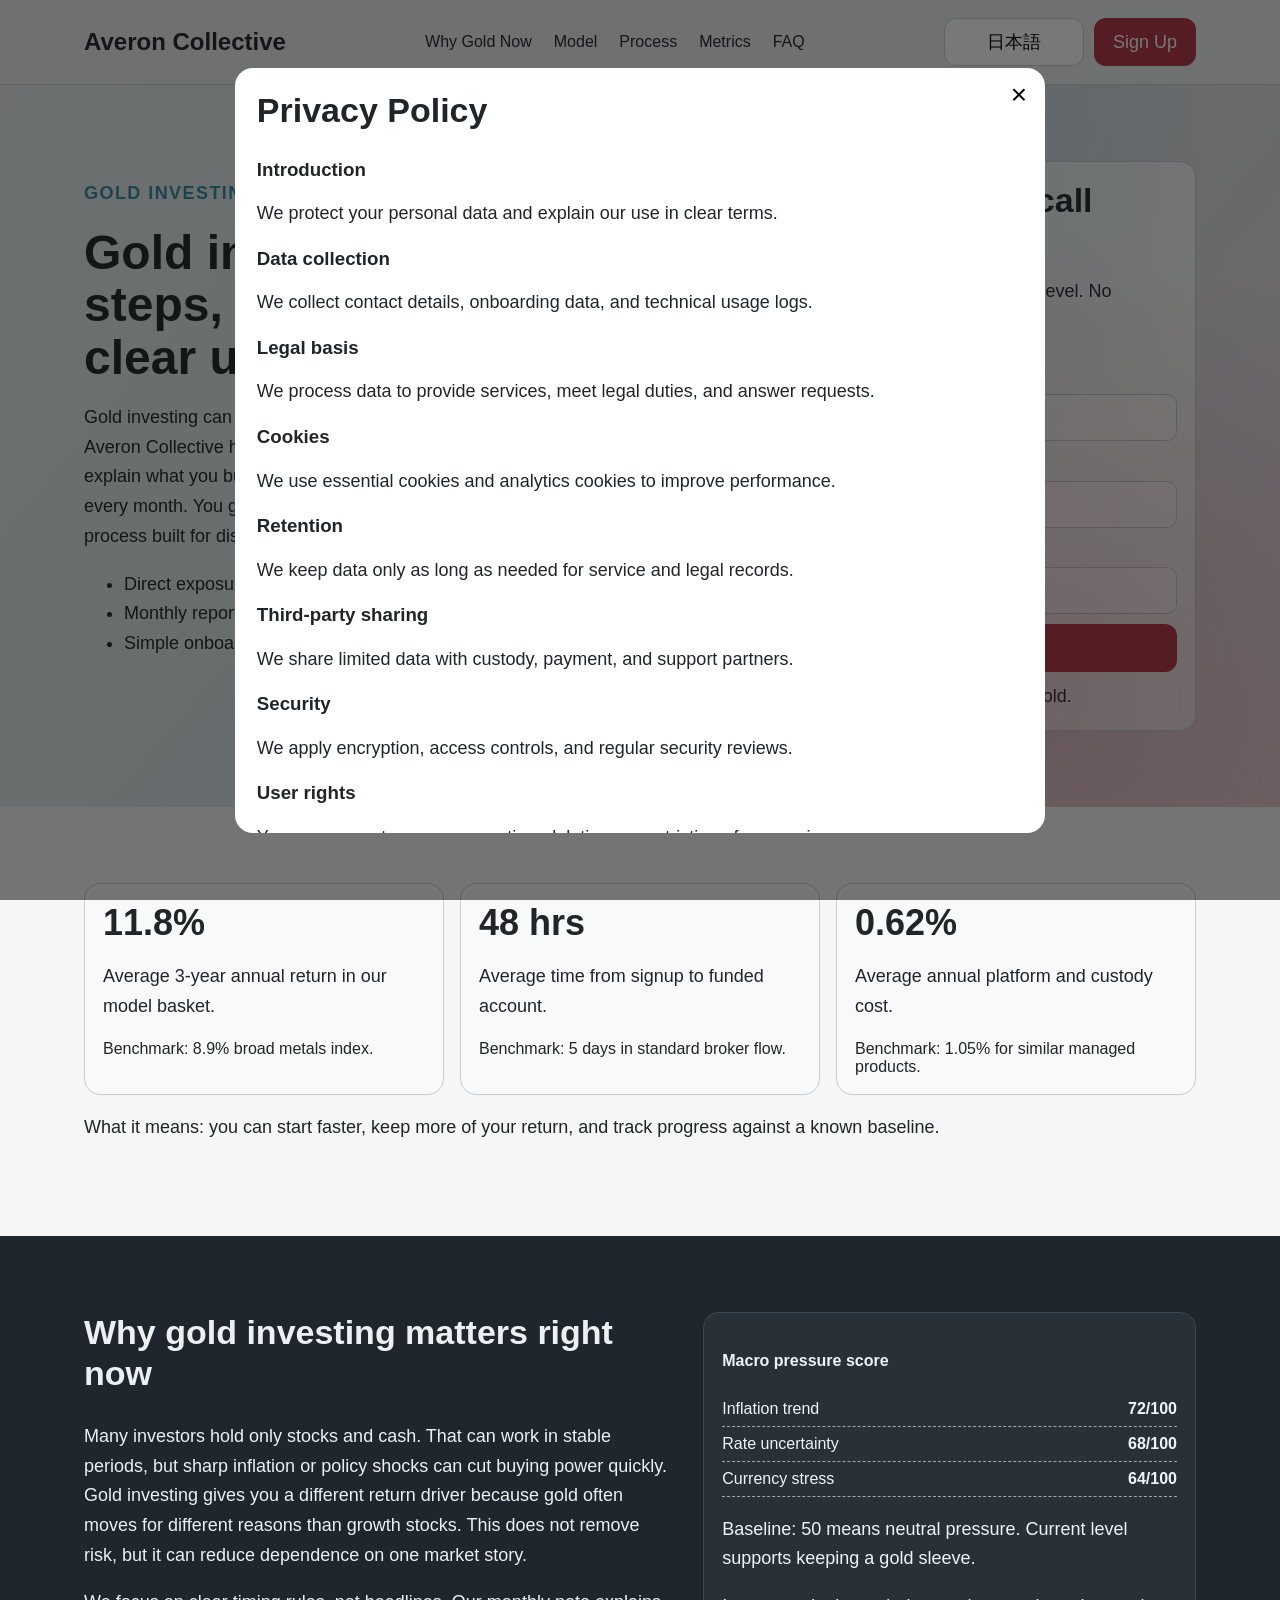
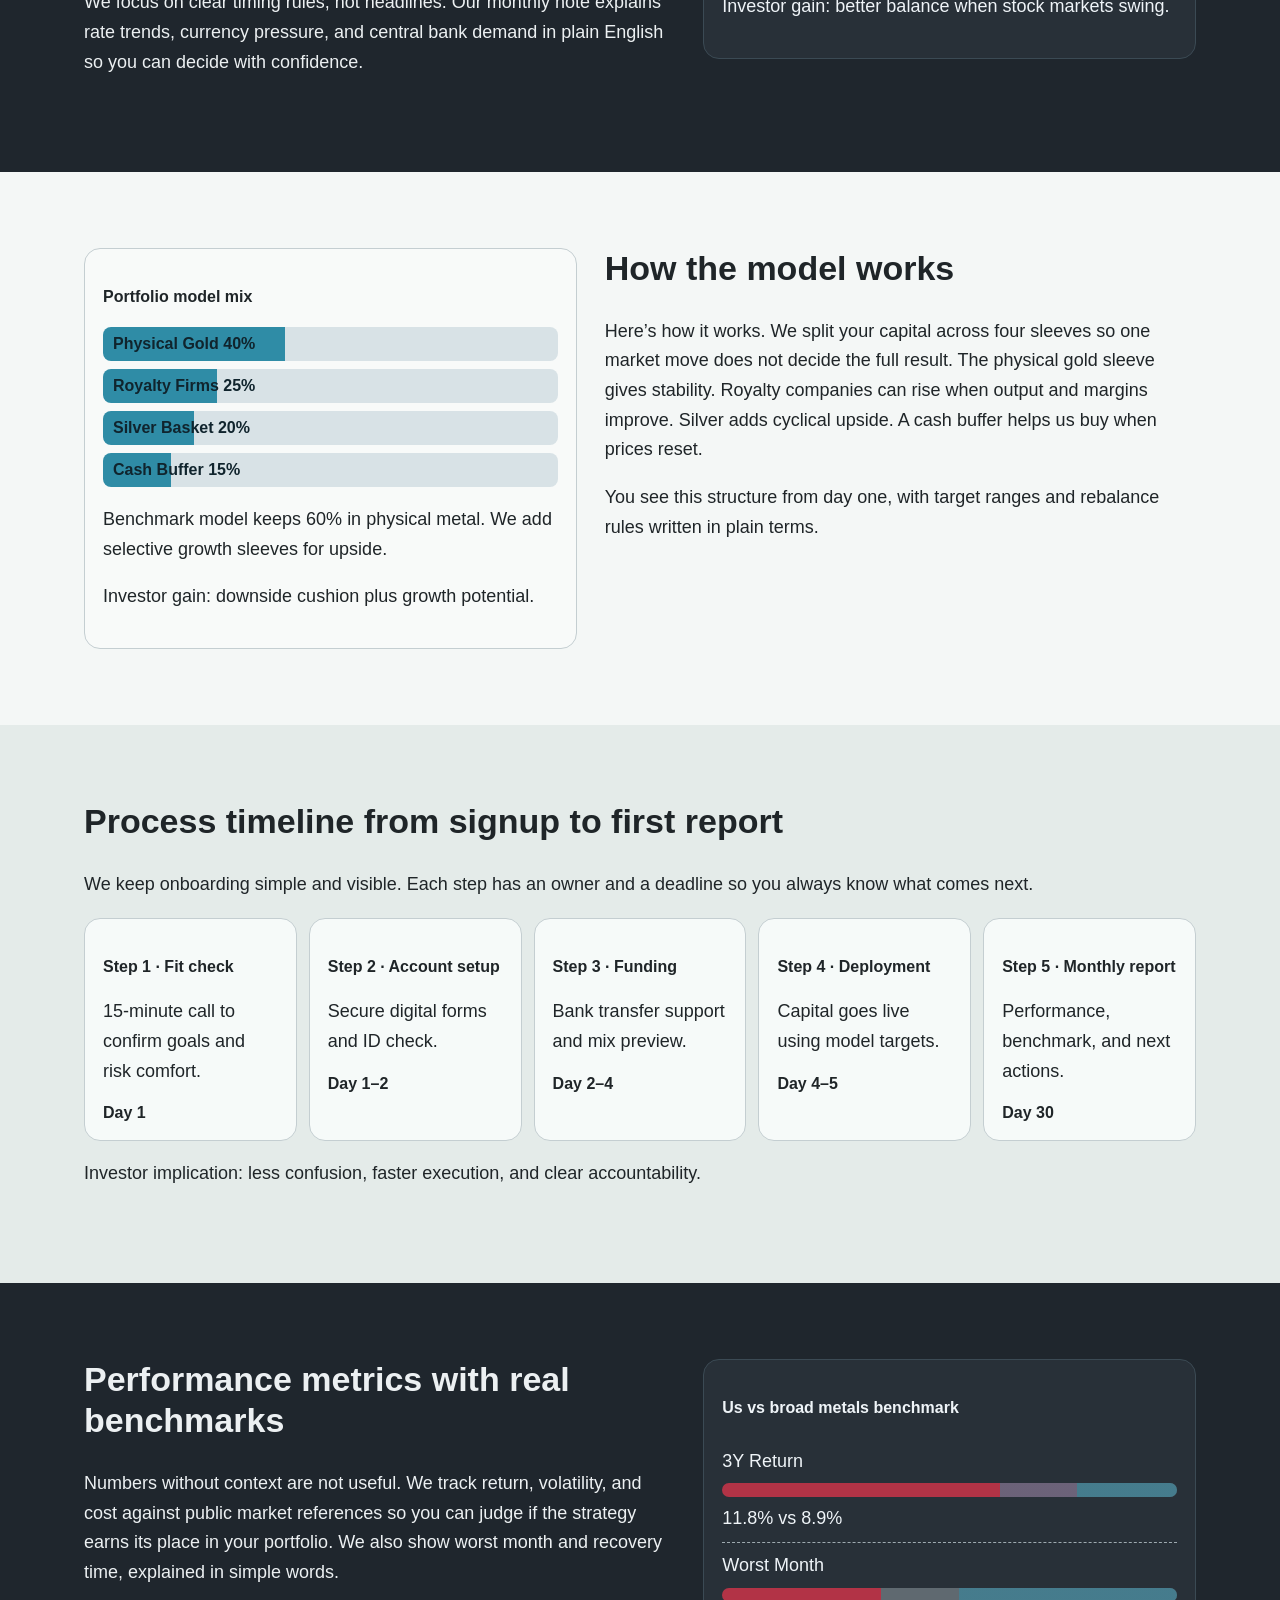
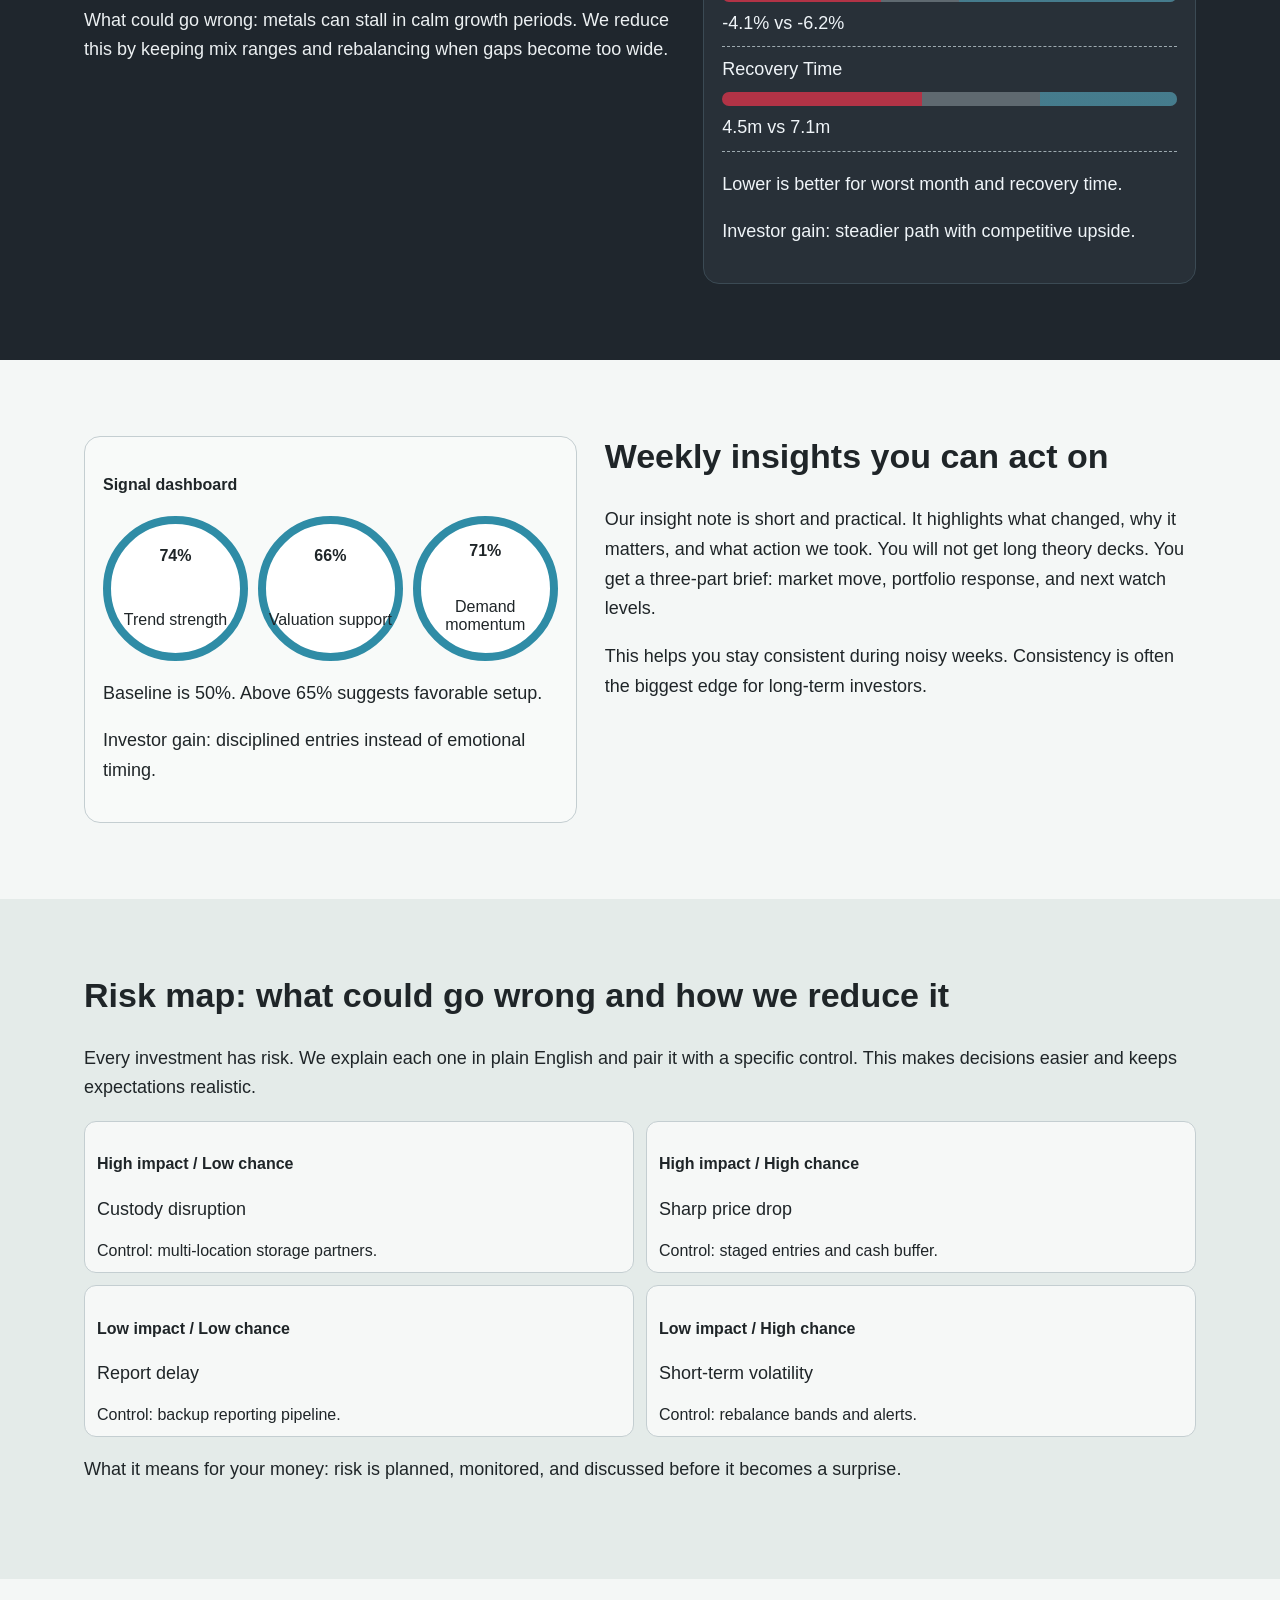
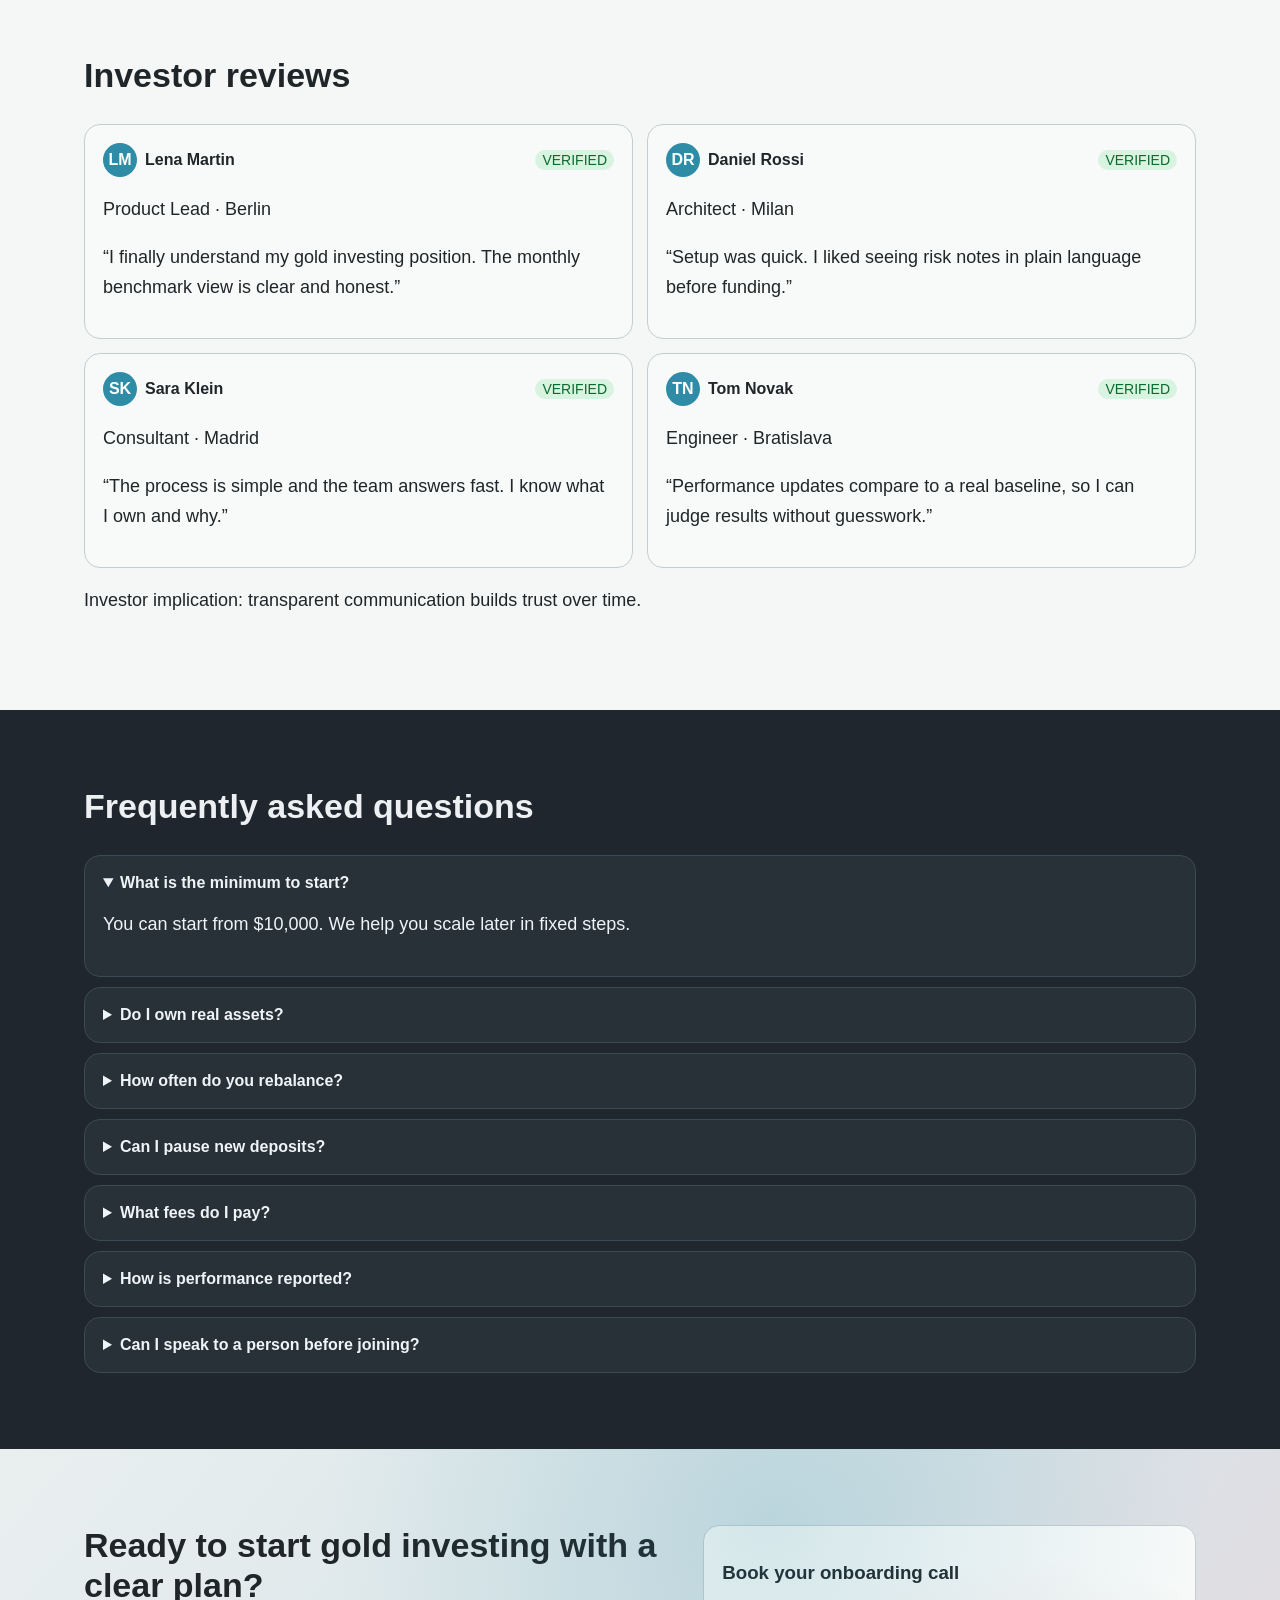
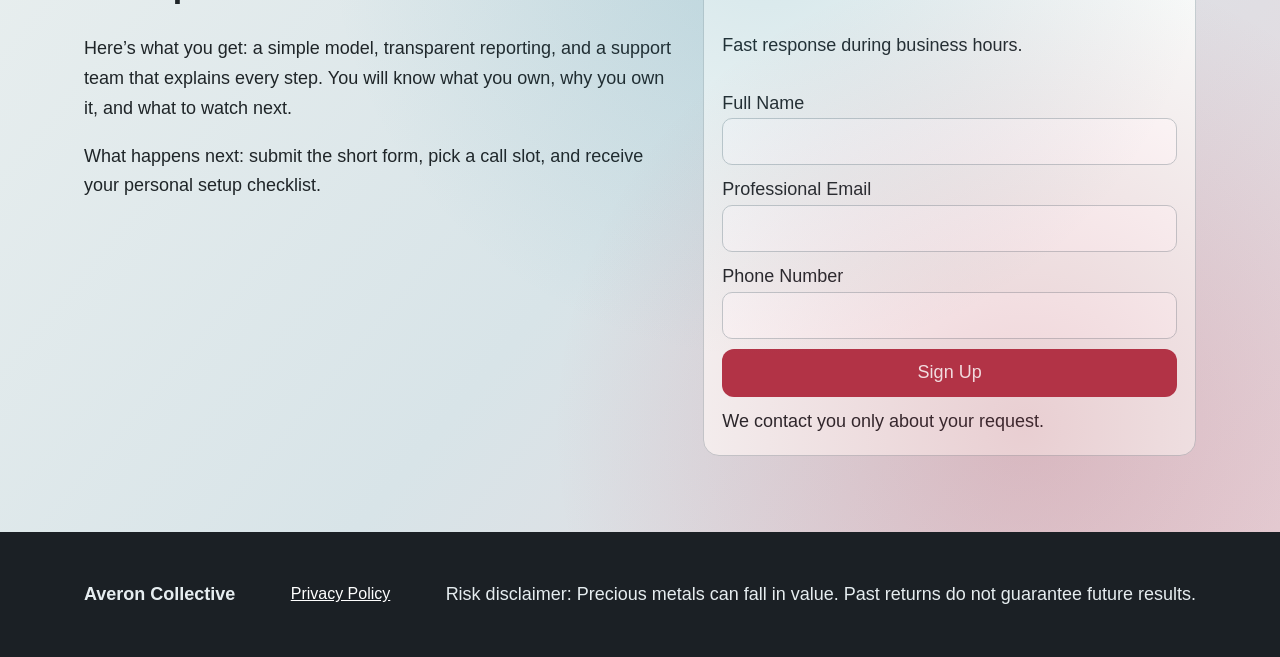
<file: jp/index.html>
<!-- DESIGN SEED: 4831 -->
<!DOCTYPE html>
<html lang="en">
<head>
  <meta charset="UTF-8" />
  <meta name="viewport" content="width=device-width, initial-scale=1.0" />
  <title>Averon Collective | Gold Investing Strategy for 日本語</title>
  <meta name="description" content="Learn how Averon Collective makes gold investing simple for long-term investors in 日本語. Clear process, transparent metrics, and risk controls." />
  <link rel="canonical" href="https://averoncollective.com/jp/index.html" />
  <link rel="alternate" hreflang="en" href="https://averoncollective.com/index.html" />
  <link rel="alternate" hreflang="de" href="https://averoncollective.com/de/index.html" />
  <link rel="alternate" hreflang="fr" href="https://averoncollective.com/fr/index.html" />
  <link rel="alternate" hreflang="es" href="https://averoncollective.com/es/index.html" />
  <link rel="alternate" hreflang="it" href="https://averoncollective.com/it/index.html" />
  <link rel="alternate" hreflang="tr" href="https://averoncollective.com/tr/index.html" />
  <link rel="alternate" hreflang="pt" href="https://averoncollective.com/pt/index.html" />
  <link rel="alternate" hreflang="ja" href="https://averoncollective.com/jp/index.html" />
  <link rel="alternate" hreflang="sk" href="https://averoncollective.com/sk/index.html" />
  <link rel="alternate" hreflang="nl-BE" href="https://averoncollective.com/be/index.html" />
  <meta property="og:title" content="Averon Collective | Gold Investing Strategy for 日本語" />
  <meta property="og:description" content="Learn how Averon Collective makes gold investing simple for long-term investors in 日本語. Clear process, transparent metrics, and risk controls." />
  <meta property="og:type" content="website" />
  <meta property="og:url" content="https://averoncollective.com/jp/index.html" />
  <meta name="twitter:card" content="summary_large_image" />
  <meta name="twitter:title" content="Averon Collective | Gold Investing Strategy for 日本語" />
  <meta name="twitter:description" content="Learn how Averon Collective makes gold investing simple for long-term investors in 日本語. Clear process, transparent metrics, and risk controls." />
  <link rel="stylesheet" href="../assets/style.css" />
</head>
<body data-lang="日本語">
<header class="site-header">
  <div class="container header-inner">
    <a class="brand" href="../index.html">Averon Collective</a>
    <nav class="main-nav" aria-label="Main navigation"><a href="#why">Why Gold Now</a>
<a href="#model">Model</a>
<a href="#process">Process</a>
<a href="#metrics">Metrics</a>
<a href="#faq">FAQ</a></nav>
    <div class="header-actions">
      <div class="lang-wrap">
        <button class="btn btn-lang" aria-haspopup="true" aria-expanded="false">日本語</button>
        <div class="lang-menu" role="menu"><a href="../index.html" role="menuitem"><svg viewBox="0 0 60 40" aria-hidden="true"><rect width="60" height="40" fill="#012169"/><path d="M0 0 60 40M60 0 0 40" stroke="#fff" stroke-width="8"/><path d="M0 0 60 40M60 0 0 40" stroke="#C8102E" stroke-width="4"/><path d="M30 0v40M0 20h60" stroke="#fff" stroke-width="12"/><path d="M30 0v40M0 20h60" stroke="#C8102E" stroke-width="7"/></svg><span>English</span></a><a href="../de/index.html" role="menuitem"><svg viewBox="0 0 60 40" aria-hidden="true"><rect width="60" height="13.3" y="0" fill="#000"/><rect width="60" height="13.3" y="13.3" fill="#DD0000"/><rect width="60" height="13.4" y="26.6" fill="#FFCE00"/></svg><span>Deutsch</span></a><a href="../fr/index.html" role="menuitem"><svg viewBox="0 0 60 40" aria-hidden="true"><rect width="20" height="40" fill="#0055A4"/><rect x="20" width="20" height="40" fill="#fff"/><rect x="40" width="20" height="40" fill="#EF4135"/></svg><span>Français</span></a><a href="../es/index.html" role="menuitem"><svg viewBox="0 0 60 40" aria-hidden="true"><rect width="60" height="10" y="0" fill="#AA151B"/><rect width="60" height="20" y="10" fill="#F1BF00"/><rect width="60" height="10" y="30" fill="#AA151B"/></svg><span>Español</span></a><a href="../it/index.html" role="menuitem"><svg viewBox="0 0 60 40" aria-hidden="true"><rect width="20" height="40" fill="#009246"/><rect x="20" width="20" height="40" fill="#fff"/><rect x="40" width="20" height="40" fill="#CE2B37"/></svg><span>Italiano</span></a><a href="../tr/index.html" role="menuitem"><svg viewBox="0 0 60 40" aria-hidden="true"><rect width="60" height="40" fill="#E30A17"/><circle cx="24" cy="20" r="10" fill="#fff"/><circle cx="27" cy="20" r="8" fill="#E30A17"/><polygon points="34,20 40,17 40,23" fill="#fff"/></svg><span>Türkçe</span></a><a href="../pt/index.html" role="menuitem"><svg viewBox="0 0 60 40" aria-hidden="true"><rect width="24" height="40" fill="#046A38"/><rect x="24" width="36" height="40" fill="#DA291C"/><circle cx="24" cy="20" r="7" fill="#FFCD00"/></svg><span>Português</span></a><a href="../jp/index.html" role="menuitem"><svg viewBox="0 0 60 40" aria-hidden="true"><rect width="60" height="40" fill="#fff"/><circle cx="30" cy="20" r="10" fill="#BC002D"/></svg><span>日本語</span></a><a href="../sk/index.html" role="menuitem"><svg viewBox="0 0 60 40" aria-hidden="true"><rect width="60" height="13.3" fill="#fff"/><rect y="13.3" width="60" height="13.3" fill="#0B4EA2"/><rect y="26.6" width="60" height="13.4" fill="#EE1C25"/></svg><span>Slovenčina</span></a><a href="../be/index.html" role="menuitem"><svg viewBox="0 0 60 40" aria-hidden="true"><rect width="20" height="40" fill="#000"/><rect x="20" width="20" height="40" fill="#FFD90C"/><rect x="40" width="20" height="40" fill="#EF3340"/></svg><span>Belgium</span></a>
        </div>
      </div>
      <a href="#lead" class="btn btn-primary">Sign Up</a>
      <button class="burger" aria-label="Open menu" aria-expanded="false" aria-controls="mobile-drawer"><span></span><span></span><span></span></button>
    </div>
  </div>
  <div class="mobile-drawer" id="mobile-drawer" aria-hidden="true">
    <button class="drawer-close" aria-label="Close menu">×</button>
    <nav class="drawer-nav"><a href="#why">Why Gold Now</a>
<a href="#model">Model</a>
<a href="#process">Process</a>
<a href="#metrics">Metrics</a>
<a href="#faq">FAQ</a>
      <div class="drawer-lang"><a href="../index.html">English</a>
                <a href="../de/index.html">Deutsch</a>
                <a href="../fr/index.html">Français</a>
                <a href="../es/index.html">Español</a>
                <a href="../it/index.html">Italiano</a>
                <a href="../tr/index.html">Türkçe</a>
                <a href="../pt/index.html">Português</a>
                <a href="../jp/index.html">日本語</a>
                <a href="../sk/index.html">Slovenčina</a>
                <a href="../be/index.html">Belgium</a></div>
      <a href="#lead" class="btn btn-primary">Sign Up</a>
    </nav>
  </div>
  <div class="drawer-overlay"></div>
</header>

<main>
<section class="hero section-mesh" id="lead">
  <div class="container hero-grid">
    <div>
      <p class="eyebrow">Gold investing for long-term investors</p>
      <h1>Gold investing with clear steps, clear costs, and clear updates</h1>
      <p>Gold investing can protect part of your savings when markets move fast. Averon Collective helps you join gold investing with a simple plan. We explain what you buy, how we store it, and how performance is tracked every month. You get one clear dashboard, one support team, and one process built for disciplined investors who value clarity over hype.</p>
      <ul class="check-list"><li>Direct exposure to physical gold and selected metal funds</li><li>Monthly report with benchmark comparison</li><li>Simple onboarding in under 10 minutes</li></ul>
    </div>
    <form class="lead-form" aria-label="Hero lead form">
      <h2>Start with a guided call</h2>
      <p>See if this fits your timeline and comfort level. No pressure.</p>
      <label>Full Name<input type="text" required /></label>
      <label>Professional Email<input type="email" required /></label>
      <label>Phone Number<input type="tel" required /></label>
      <button type="submit" class="btn btn-primary">Sign Up</button>
      <small>Your details stay private and are never sold.</small>
    </form>
  </div>
</section>

<section class="kpi-strip section-light">
 <div class="container kpi-grid">
  <article><h3>11.8%</h3><p>Average 3-year annual return in our model basket.</p><span>Benchmark: 8.9% broad metals index.</span></article>
  <article><h3>48 hrs</h3><p>Average time from signup to funded account.</p><span>Benchmark: 5 days in standard broker flow.</span></article>
  <article><h3>0.62%</h3><p>Average annual platform and custody cost.</p><span>Benchmark: 1.05% for similar managed products.</span></article>
 </div>
 <div class="container"><p class="interpret">What it means: you can start faster, keep more of your return, and track progress against a known baseline.</p></div>
</section>

<section id="why" class="section-dark">
 <div class="container split">
  <div><h2>Why gold investing matters right now</h2><p>Many investors hold only stocks and cash. That can work in stable periods, but sharp inflation or policy shocks can cut buying power quickly. Gold investing gives you a different return driver because gold often moves for different reasons than growth stocks. This does not remove risk, but it can reduce dependence on one market story.</p><p>We focus on clear timing rules, not headlines. Our monthly note explains rate trends, currency pressure, and central bank demand in plain English so you can decide with confidence.</p></div>
  <div class="visual-card">
    <h4>Macro pressure score</h4><div class="vbars"><div><span>Inflation trend</span><b>72/100</b></div><div><span>Rate uncertainty</span><b>68/100</b></div><div><span>Currency stress</span><b>64/100</b></div></div>
    <p>Baseline: 50 means neutral pressure. Current level supports keeping a gold sleeve.</p><p class="gain">Investor gain: better balance when stock markets swing.</p>
  </div>
 </div>
</section>

<section id="model" class="section-light">
 <div class="container split reverse">
  <div class="visual-card"><h4>Portfolio model mix</h4>
    <div class="stack"><span style="--w:40%">Physical Gold 40%</span><span style="--w:25%">Royalty Firms 25%</span><span style="--w:20%">Silver Basket 20%</span><span style="--w:15%">Cash Buffer 15%</span></div>
    <p>Benchmark model keeps 60% in physical metal. We add selective growth sleeves for upside.</p><p class="gain">Investor gain: downside cushion plus growth potential.</p></div>
  <div><h2>How the model works</h2><p>Here’s how it works. We split your capital across four sleeves so one market move does not decide the full result. The physical gold sleeve gives stability. Royalty companies can rise when output and margins improve. Silver adds cyclical upside. A cash buffer helps us buy when prices reset.</p><p>You see this structure from day one, with target ranges and rebalance rules written in plain terms.</p></div>
 </div>
</section>

<section id="process" class="section-neutral">
 <div class="container">
  <h2>Process timeline from signup to first report</h2>
  <p>We keep onboarding simple and visible. Each step has an owner and a deadline so you always know what comes next.</p>
  <div class="timeline"><article><h4>Step 1 · Fit check</h4><p>15-minute call to confirm goals and risk comfort.</p><b>Day 1</b></article><article><h4>Step 2 · Account setup</h4><p>Secure digital forms and ID check.</p><b>Day 1–2</b></article><article><h4>Step 3 · Funding</h4><p>Bank transfer support and mix preview.</p><b>Day 2–4</b></article><article><h4>Step 4 · Deployment</h4><p>Capital goes live using model targets.</p><b>Day 4–5</b></article><article><h4>Step 5 · Monthly report</h4><p>Performance, benchmark, and next actions.</p><b>Day 30</b></article></div>
  <p class="interpret">Investor implication: less confusion, faster execution, and clear accountability.</p>
 </div>
</section>

<section id="metrics" class="section-dark">
 <div class="container split">
  <div><h2>Performance metrics with real benchmarks</h2><p>Numbers without context are not useful. We track return, volatility, and cost against public market references so you can judge if the strategy earns its place in your portfolio. We also show worst month and recovery time, explained in simple words.</p><p>What could go wrong: metals can stall in calm growth periods. We reduce this by keeping mix ranges and rebalancing when gaps become too wide.</p></div>
  <div class="dual-bars visual-card"><h4>Us vs broad metals benchmark</h4><div class="bar"><label>3Y Return</label><i style="--a:78%;--b:61%"></i><small>11.8% vs 8.9%</small></div><div class="bar"><label>Worst Month</label><i style="--a:35%;--b:52%"></i><small>-4.1% vs -6.2%</small></div><div class="bar"><label>Recovery Time</label><i style="--a:44%;--b:70%"></i><small>4.5m vs 7.1m</small></div><p>Lower is better for worst month and recovery time.</p><p class="gain">Investor gain: steadier path with competitive upside.</p></div>
 </div>
</section>

<section id="insights" class="section-light">
 <div class="container split reverse">
  <div class="visual-card ring-wrap"><h4>Signal dashboard</h4><div class="rings"><div><b>74%</b><span>Trend strength</span></div><div><b>66%</b><span>Valuation support</span></div><div><b>71%</b><span>Demand momentum</span></div></div><p>Baseline is 50%. Above 65% suggests favorable setup.</p><p class="gain">Investor gain: disciplined entries instead of emotional timing.</p></div>
  <div><h2>Weekly insights you can act on</h2><p>Our insight note is short and practical. It highlights what changed, why it matters, and what action we took. You will not get long theory decks. You get a three-part brief: market move, portfolio response, and next watch levels.</p><p>This helps you stay consistent during noisy weeks. Consistency is often the biggest edge for long-term investors.</p></div>
 </div>
</section>

<section id="risk" class="section-neutral">
 <div class="container">
  <h2>Risk map: what could go wrong and how we reduce it</h2>
  <p>Every investment has risk. We explain each one in plain English and pair it with a specific control. This makes decisions easier and keeps expectations realistic.</p>
  <div class="risk-matrix"><div><h4>High impact / Low chance</h4><p>Custody disruption</p><span>Control: multi-location storage partners.</span></div><div><h4>High impact / High chance</h4><p>Sharp price drop</p><span>Control: staged entries and cash buffer.</span></div><div><h4>Low impact / Low chance</h4><p>Report delay</p><span>Control: backup reporting pipeline.</span></div><div><h4>Low impact / High chance</h4><p>Short-term volatility</p><span>Control: rebalance bands and alerts.</span></div></div>
  <p class="interpret">What it means for your money: risk is planned, monitored, and discussed before it becomes a surprise.</p>
 </div>
</section>

<section class="section-light reviews" id="reviews">
 <div class="container"><h2>Investor reviews</h2><div class="review-grid">
  <article><div class="r-head"><span class="avatar">LM</span><strong>Lena Martin</strong><em>VERIFIED</em></div><p class="meta">Product Lead · Berlin</p><p>“I finally understand my gold investing position. The monthly benchmark view is clear and honest.”</p></article>
  <article><div class="r-head"><span class="avatar">DR</span><strong>Daniel Rossi</strong><em>VERIFIED</em></div><p class="meta">Architect · Milan</p><p>“Setup was quick. I liked seeing risk notes in plain language before funding.”</p></article>
  <article><div class="r-head"><span class="avatar">SK</span><strong>Sara Klein</strong><em>VERIFIED</em></div><p class="meta">Consultant · Madrid</p><p>“The process is simple and the team answers fast. I know what I own and why.”</p></article>
  <article><div class="r-head"><span class="avatar">TN</span><strong>Tom Novak</strong><em>VERIFIED</em></div><p class="meta">Engineer · Bratislava</p><p>“Performance updates compare to a real baseline, so I can judge results without guesswork.”</p></article>
 </div><p class="interpret">Investor implication: transparent communication builds trust over time.</p></div>
</section>

<section id="faq" class="section-dark faq">
 <div class="container">
  <h2>Frequently asked questions</h2>
  <div class="faq-list">
   <details open><summary>What is the minimum to start?</summary><p>You can start from $10,000. We help you scale later in fixed steps.</p></details>
   <details><summary>Do I own real assets?</summary><p>Yes. The core sleeve uses physical gold custody records plus audited statements.</p></details>
   <details><summary>How often do you rebalance?</summary><p>We check weekly and rebalance when mix weights move outside target bands.</p></details>
   <details><summary>Can I pause new deposits?</summary><p>Yes. You can pause at any time while keeping current holdings active.</p></details>
   <details><summary>What fees do I pay?</summary><p>You pay one clear management and custody fee shown before signup.</p></details>
   <details><summary>How is performance reported?</summary><p>You receive a monthly report with return, benchmark, and key risk notes.</p></details>
   <details><summary>Can I speak to a person before joining?</summary><p>Yes. Every signup includes an advisor call to confirm fit and timeline.</p></details>
  </div>
 </div>
</section>

<section class="section-mesh final-cta">
  <div class="container split">
    <div><h2>Ready to start gold investing with a clear plan?</h2><p>Here’s what you get: a simple model, transparent reporting, and a support team that explains every step. You will know what you own, why you own it, and what to watch next.</p><p>What happens next: submit the short form, pick a call slot, and receive your personal setup checklist.</p></div>
    <form class="lead-form" aria-label="Final lead form">
      <h3>Book your onboarding call</h3>
      <p>Fast response during business hours.</p>
      <label>Full Name<input type="text" required /></label>
      <label>Professional Email<input type="email" required /></label>
      <label>Phone Number<input type="tel" required /></label>
      <button type="submit" class="btn btn-primary">Sign Up</button>
      <small>We contact you only about your request.</small>
    </form>
  </div>
</section>
</main>

<footer class="site-footer">
 <div class="container footer-inner"><p><strong>Averon Collective</strong></p><a href="#" data-open-privacy>Privacy Policy</a><p>Risk disclaimer: Precious metals can fall in value. Past returns do not guarantee future results.</p></div>
</footer>

<div class="privacy-modal" role="dialog" aria-modal="true" aria-labelledby="privacy-title" hidden>
  <div class="privacy-panel">
    <button class="privacy-x" aria-label="Close privacy policy">×</button>
    <h2 id="privacy-title">Privacy Policy</h2>
    <h3>Introduction</h3><p>We protect your personal data and explain our use in clear terms.</p>
    <h3>Data collection</h3><p>We collect contact details, onboarding data, and technical usage logs.</p>
    <h3>Legal basis</h3><p>We process data to provide services, meet legal duties, and answer requests.</p>
    <h3>Cookies</h3><p>We use essential cookies and analytics cookies to improve performance.</p>
    <h3>Retention</h3><p>We keep data only as long as needed for service and legal records.</p>
    <h3>Third-party sharing</h3><p>We share limited data with custody, payment, and support partners.</p>
    <h3>Security</h3><p>We apply encryption, access controls, and regular security reviews.</p>
    <h3>User rights</h3><p>You can request access, correction, deletion, or restriction of processing.</p>
    <h3>International transfers</h3><p>If data moves across borders, we use legal safeguards and contracts.</p>
    <h3>Industry risk disclosure</h3><p>Investment services include market risk and operational risk, and these cannot be fully removed.</p>
    <h3>Contact</h3><p>Email privacy@averoncollective.com for any privacy request.</p>
    <div class="privacy-footer"><button class="btn btn-secondary" data-close-privacy>Close</button></div>
  </div>
</div>

<script type="application/ld+json">{"@context":"https://schema.org","@graph":[{"@type":"Organization","name":"Averon Collective","url":"https://averoncollective.com/","logo":"https://averoncollective.com/assets/img/logo.png"},{"@type":"WebSite","name":"Averon Collective","url":"https://averoncollective.com/"},{"@type":"FAQPage","mainEntity":[{"@type":"Question","name":"What is the minimum to start?","acceptedAnswer":{"@type":"Answer","text":"You can start from $10,000."}},{"@type":"Question","name":"Do I own real assets?","acceptedAnswer":{"@type":"Answer","text":"Yes, the core sleeve uses physical gold custody records."}}]},{"@type":"Review","itemReviewed":{"@type":"Organization","name":"Averon Collective"},"author":{"@type":"Person","name":"Lena Martin"},"reviewRating":{"@type":"Rating","ratingValue":"5","bestRating":"5"},"reviewBody":"Clear monthly updates and simple onboarding."}]}</script>
<script src="../assets/app.js" defer></script>
</body>
</html>
</file>
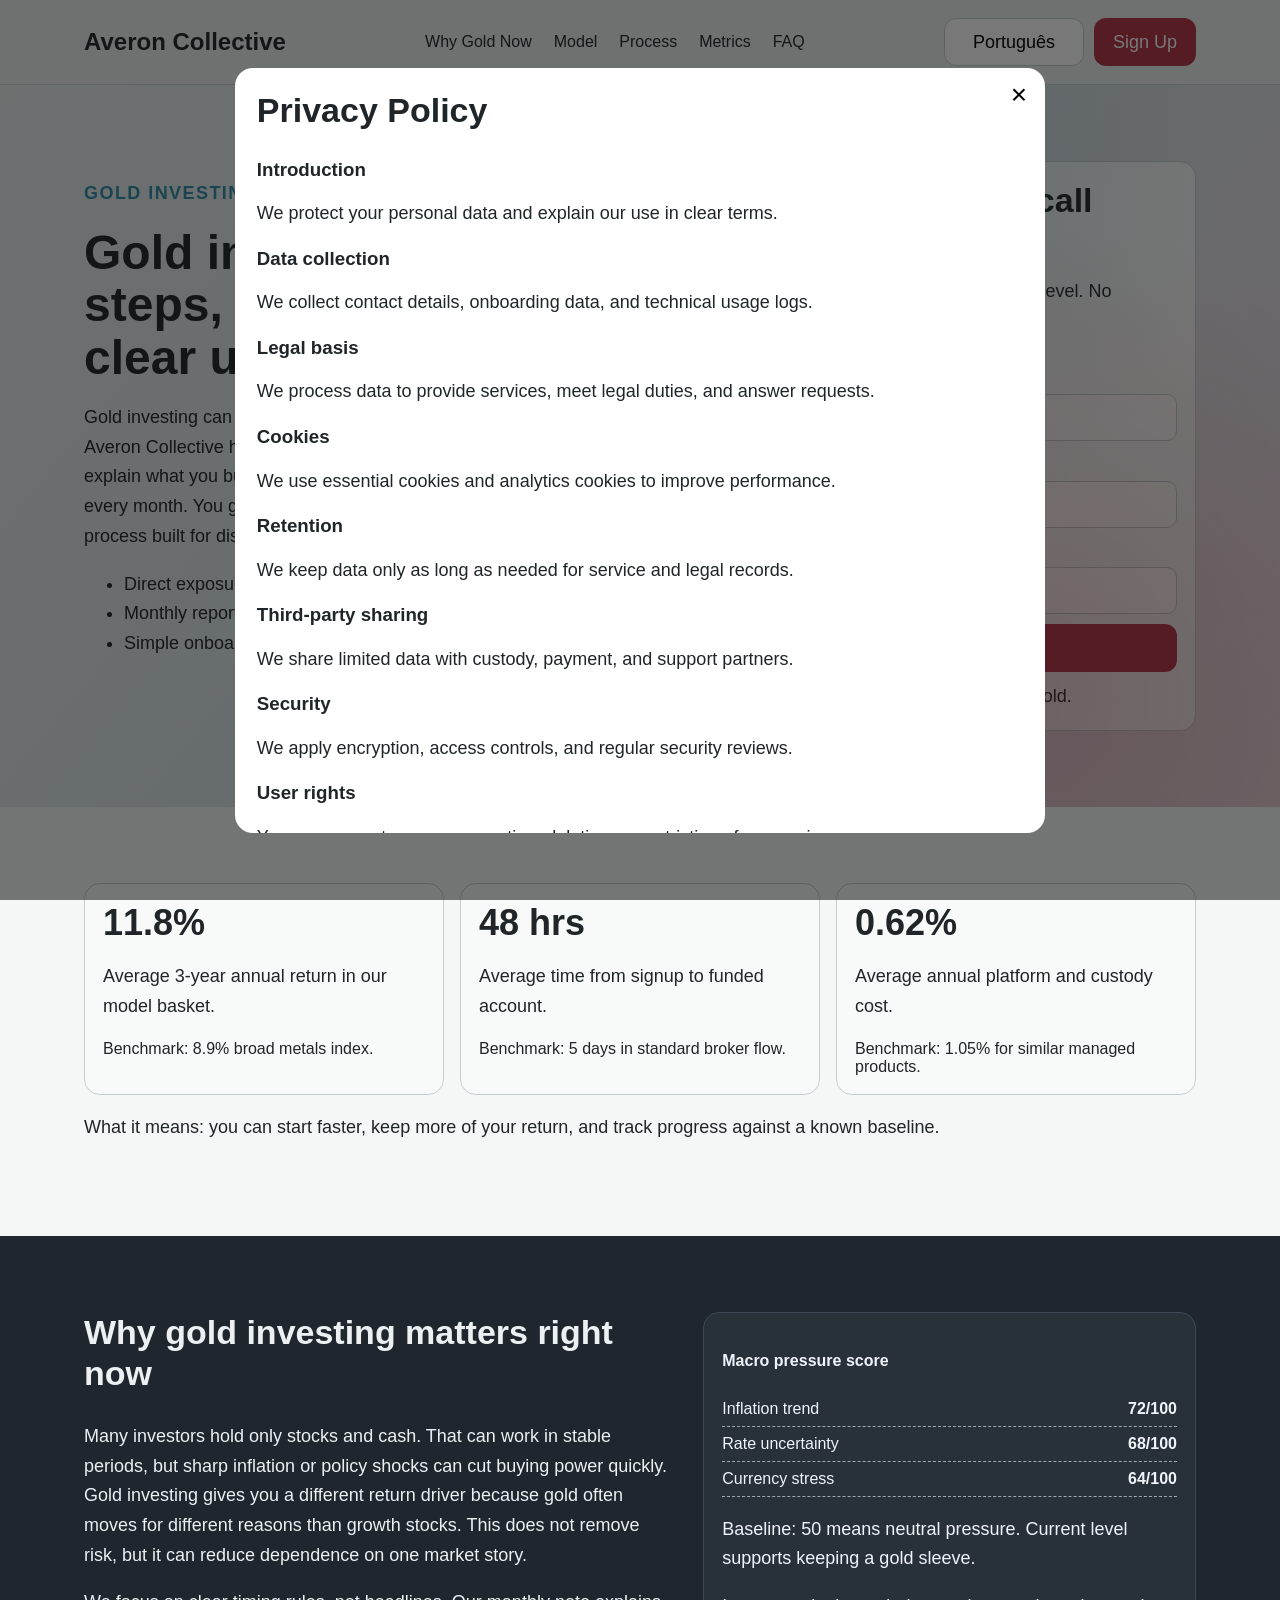
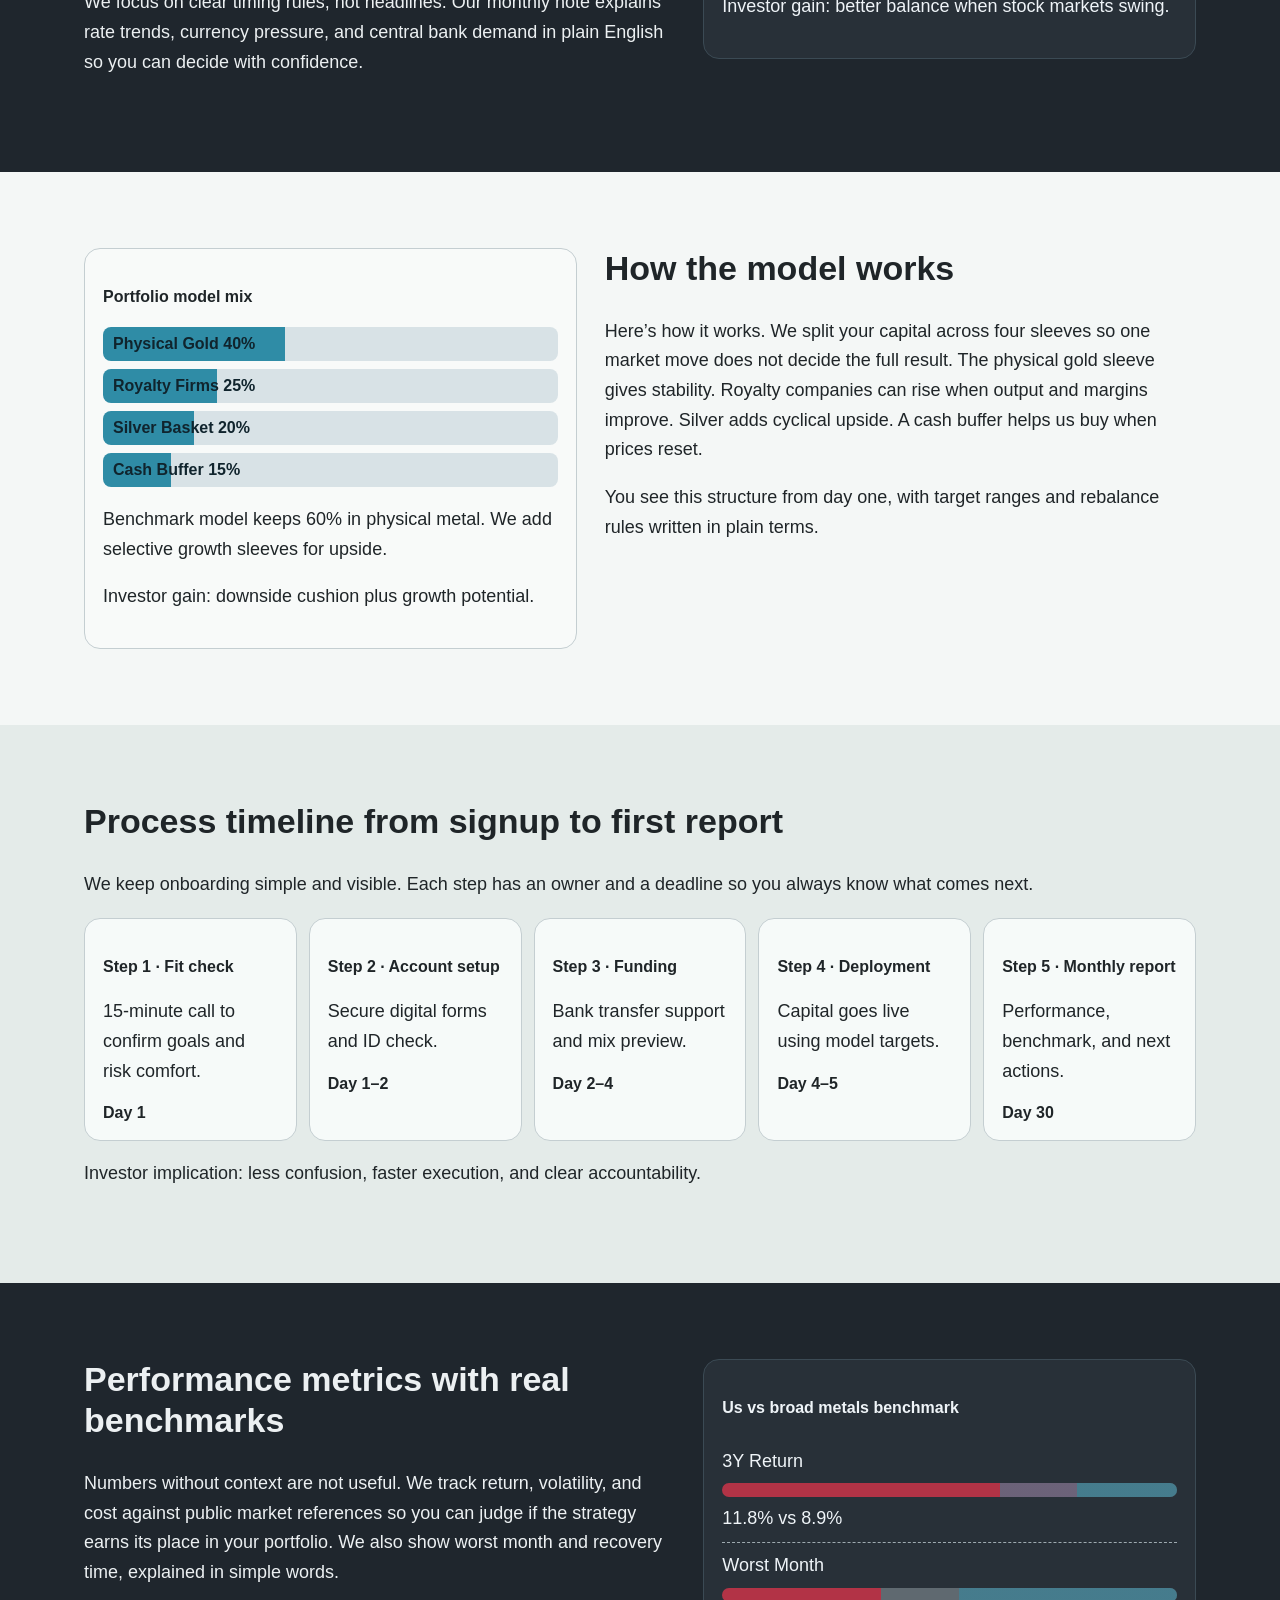
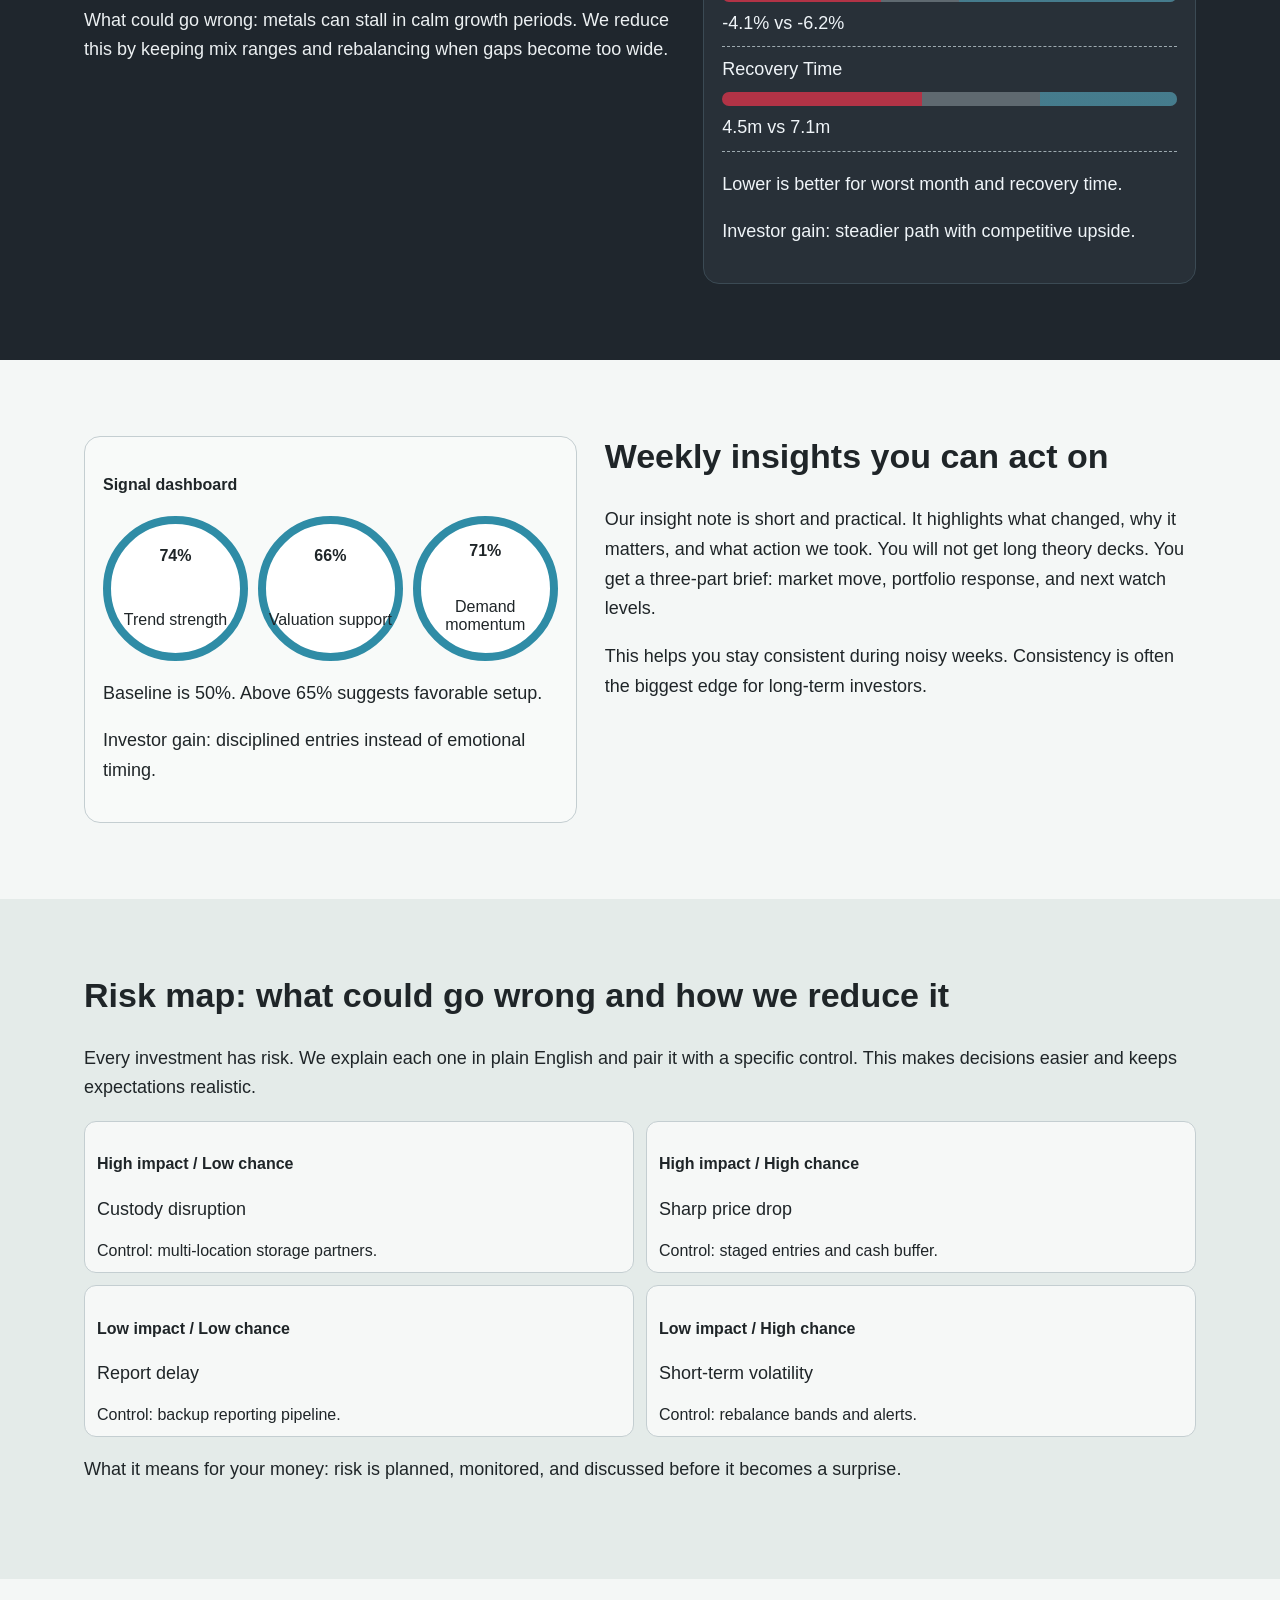
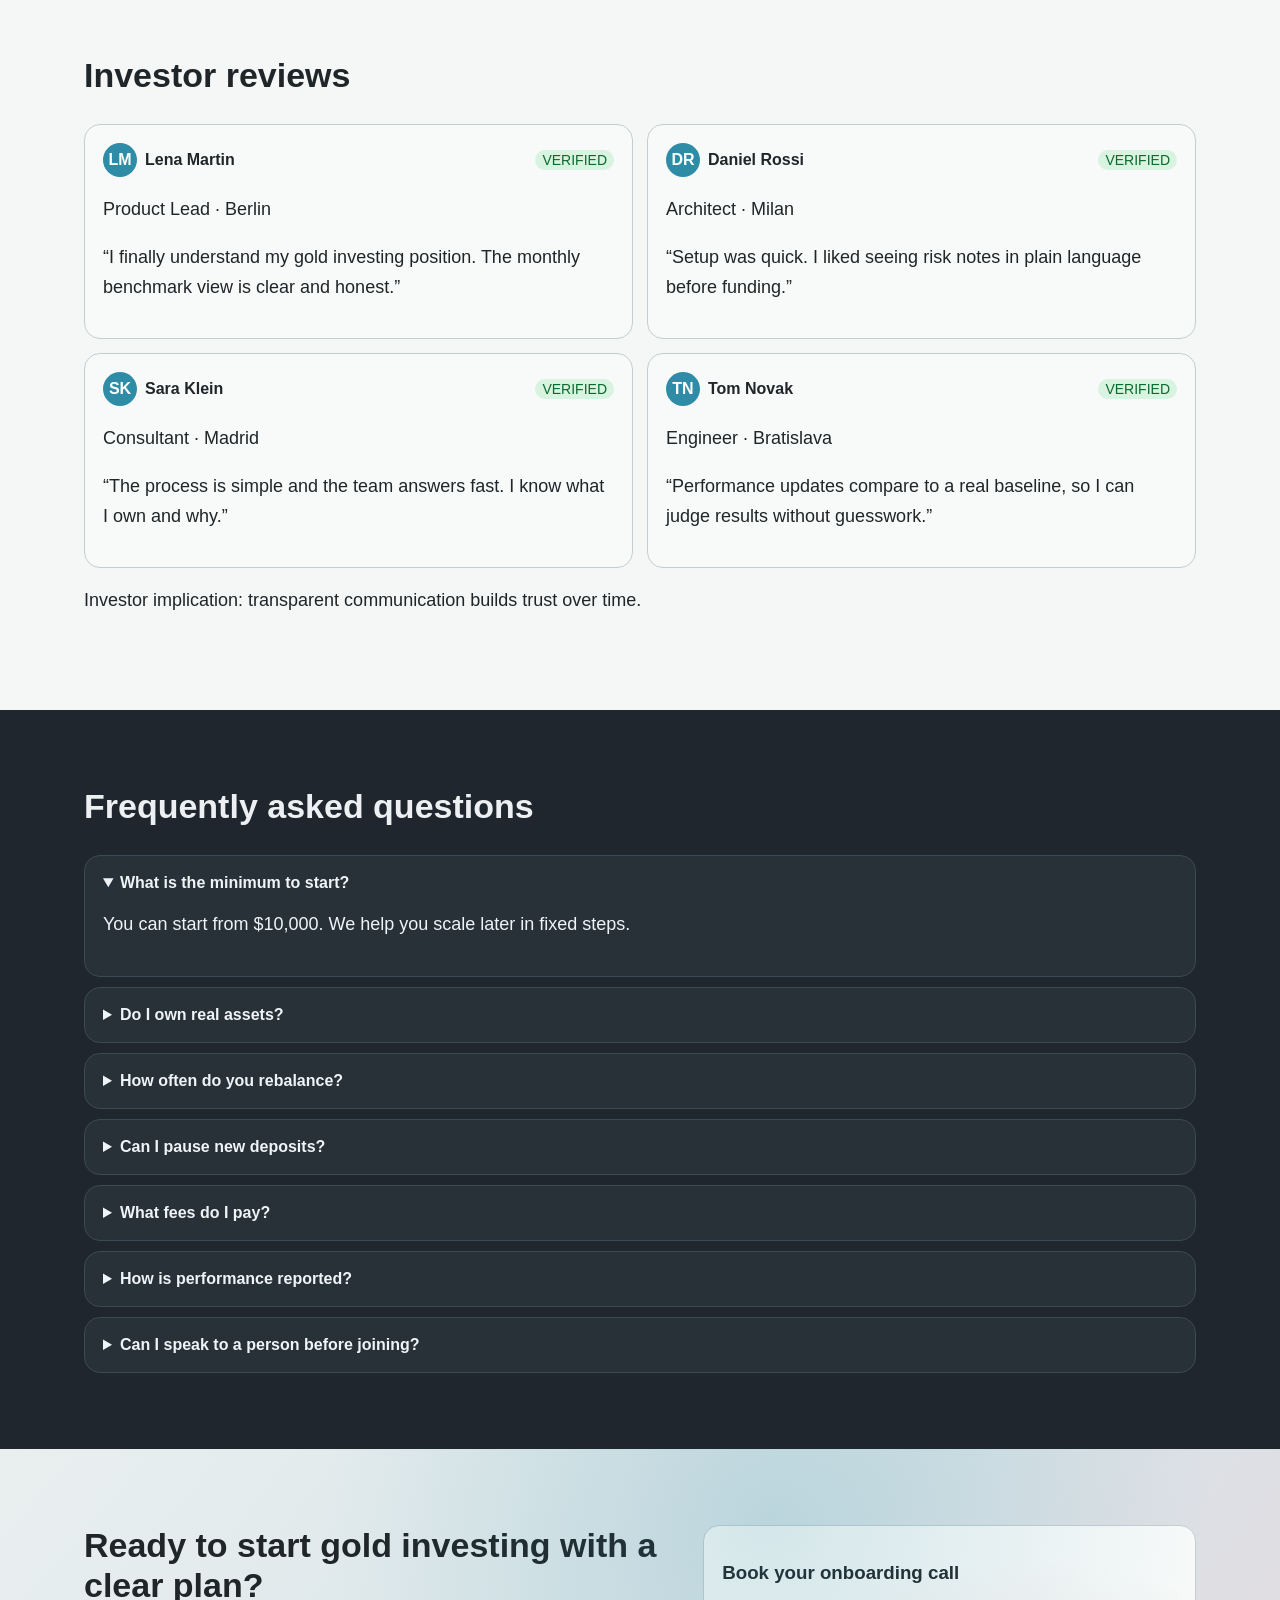
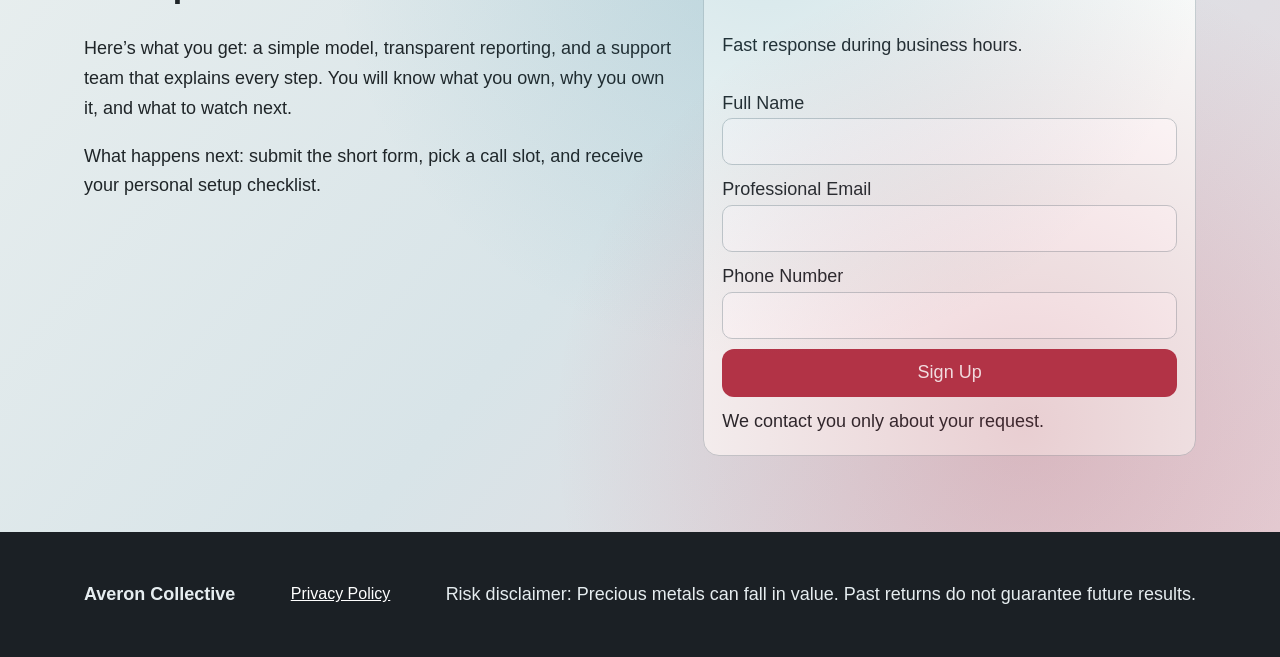
<file: pt/index.html>
<!-- DESIGN SEED: 4831 -->
<!DOCTYPE html>
<html lang="en">
<head>
  <meta charset="UTF-8" />
  <meta name="viewport" content="width=device-width, initial-scale=1.0" />
  <title>Averon Collective | Gold Investing Strategy for Português</title>
  <meta name="description" content="Learn how Averon Collective makes gold investing simple for long-term investors in Português. Clear process, transparent metrics, and risk controls." />
  <link rel="canonical" href="https://averoncollective.com/pt/index.html" />
  <link rel="alternate" hreflang="en" href="https://averoncollective.com/index.html" />
  <link rel="alternate" hreflang="de" href="https://averoncollective.com/de/index.html" />
  <link rel="alternate" hreflang="fr" href="https://averoncollective.com/fr/index.html" />
  <link rel="alternate" hreflang="es" href="https://averoncollective.com/es/index.html" />
  <link rel="alternate" hreflang="it" href="https://averoncollective.com/it/index.html" />
  <link rel="alternate" hreflang="tr" href="https://averoncollective.com/tr/index.html" />
  <link rel="alternate" hreflang="pt" href="https://averoncollective.com/pt/index.html" />
  <link rel="alternate" hreflang="ja" href="https://averoncollective.com/jp/index.html" />
  <link rel="alternate" hreflang="sk" href="https://averoncollective.com/sk/index.html" />
  <link rel="alternate" hreflang="nl-BE" href="https://averoncollective.com/be/index.html" />
  <meta property="og:title" content="Averon Collective | Gold Investing Strategy for Português" />
  <meta property="og:description" content="Learn how Averon Collective makes gold investing simple for long-term investors in Português. Clear process, transparent metrics, and risk controls." />
  <meta property="og:type" content="website" />
  <meta property="og:url" content="https://averoncollective.com/pt/index.html" />
  <meta name="twitter:card" content="summary_large_image" />
  <meta name="twitter:title" content="Averon Collective | Gold Investing Strategy for Português" />
  <meta name="twitter:description" content="Learn how Averon Collective makes gold investing simple for long-term investors in Português. Clear process, transparent metrics, and risk controls." />
  <link rel="stylesheet" href="../assets/style.css" />
</head>
<body data-lang="Português">
<header class="site-header">
  <div class="container header-inner">
    <a class="brand" href="../index.html">Averon Collective</a>
    <nav class="main-nav" aria-label="Main navigation"><a href="#why">Why Gold Now</a>
<a href="#model">Model</a>
<a href="#process">Process</a>
<a href="#metrics">Metrics</a>
<a href="#faq">FAQ</a></nav>
    <div class="header-actions">
      <div class="lang-wrap">
        <button class="btn btn-lang" aria-haspopup="true" aria-expanded="false">Português</button>
        <div class="lang-menu" role="menu"><a href="../index.html" role="menuitem"><svg viewBox="0 0 60 40" aria-hidden="true"><rect width="60" height="40" fill="#012169"/><path d="M0 0 60 40M60 0 0 40" stroke="#fff" stroke-width="8"/><path d="M0 0 60 40M60 0 0 40" stroke="#C8102E" stroke-width="4"/><path d="M30 0v40M0 20h60" stroke="#fff" stroke-width="12"/><path d="M30 0v40M0 20h60" stroke="#C8102E" stroke-width="7"/></svg><span>English</span></a><a href="../de/index.html" role="menuitem"><svg viewBox="0 0 60 40" aria-hidden="true"><rect width="60" height="13.3" y="0" fill="#000"/><rect width="60" height="13.3" y="13.3" fill="#DD0000"/><rect width="60" height="13.4" y="26.6" fill="#FFCE00"/></svg><span>Deutsch</span></a><a href="../fr/index.html" role="menuitem"><svg viewBox="0 0 60 40" aria-hidden="true"><rect width="20" height="40" fill="#0055A4"/><rect x="20" width="20" height="40" fill="#fff"/><rect x="40" width="20" height="40" fill="#EF4135"/></svg><span>Français</span></a><a href="../es/index.html" role="menuitem"><svg viewBox="0 0 60 40" aria-hidden="true"><rect width="60" height="10" y="0" fill="#AA151B"/><rect width="60" height="20" y="10" fill="#F1BF00"/><rect width="60" height="10" y="30" fill="#AA151B"/></svg><span>Español</span></a><a href="../it/index.html" role="menuitem"><svg viewBox="0 0 60 40" aria-hidden="true"><rect width="20" height="40" fill="#009246"/><rect x="20" width="20" height="40" fill="#fff"/><rect x="40" width="20" height="40" fill="#CE2B37"/></svg><span>Italiano</span></a><a href="../tr/index.html" role="menuitem"><svg viewBox="0 0 60 40" aria-hidden="true"><rect width="60" height="40" fill="#E30A17"/><circle cx="24" cy="20" r="10" fill="#fff"/><circle cx="27" cy="20" r="8" fill="#E30A17"/><polygon points="34,20 40,17 40,23" fill="#fff"/></svg><span>Türkçe</span></a><a href="../pt/index.html" role="menuitem"><svg viewBox="0 0 60 40" aria-hidden="true"><rect width="24" height="40" fill="#046A38"/><rect x="24" width="36" height="40" fill="#DA291C"/><circle cx="24" cy="20" r="7" fill="#FFCD00"/></svg><span>Português</span></a><a href="../jp/index.html" role="menuitem"><svg viewBox="0 0 60 40" aria-hidden="true"><rect width="60" height="40" fill="#fff"/><circle cx="30" cy="20" r="10" fill="#BC002D"/></svg><span>日本語</span></a><a href="../sk/index.html" role="menuitem"><svg viewBox="0 0 60 40" aria-hidden="true"><rect width="60" height="13.3" fill="#fff"/><rect y="13.3" width="60" height="13.3" fill="#0B4EA2"/><rect y="26.6" width="60" height="13.4" fill="#EE1C25"/></svg><span>Slovenčina</span></a><a href="../be/index.html" role="menuitem"><svg viewBox="0 0 60 40" aria-hidden="true"><rect width="20" height="40" fill="#000"/><rect x="20" width="20" height="40" fill="#FFD90C"/><rect x="40" width="20" height="40" fill="#EF3340"/></svg><span>Belgium</span></a>
        </div>
      </div>
      <a href="#lead" class="btn btn-primary">Sign Up</a>
      <button class="burger" aria-label="Open menu" aria-expanded="false" aria-controls="mobile-drawer"><span></span><span></span><span></span></button>
    </div>
  </div>
  <div class="mobile-drawer" id="mobile-drawer" aria-hidden="true">
    <button class="drawer-close" aria-label="Close menu">×</button>
    <nav class="drawer-nav"><a href="#why">Why Gold Now</a>
<a href="#model">Model</a>
<a href="#process">Process</a>
<a href="#metrics">Metrics</a>
<a href="#faq">FAQ</a>
      <div class="drawer-lang"><a href="../index.html">English</a>
                <a href="../de/index.html">Deutsch</a>
                <a href="../fr/index.html">Français</a>
                <a href="../es/index.html">Español</a>
                <a href="../it/index.html">Italiano</a>
                <a href="../tr/index.html">Türkçe</a>
                <a href="../pt/index.html">Português</a>
                <a href="../jp/index.html">日本語</a>
                <a href="../sk/index.html">Slovenčina</a>
                <a href="../be/index.html">Belgium</a></div>
      <a href="#lead" class="btn btn-primary">Sign Up</a>
    </nav>
  </div>
  <div class="drawer-overlay"></div>
</header>

<main>
<section class="hero section-mesh" id="lead">
  <div class="container hero-grid">
    <div>
      <p class="eyebrow">Gold investing for long-term investors</p>
      <h1>Gold investing with clear steps, clear costs, and clear updates</h1>
      <p>Gold investing can protect part of your savings when markets move fast. Averon Collective helps you join gold investing with a simple plan. We explain what you buy, how we store it, and how performance is tracked every month. You get one clear dashboard, one support team, and one process built for disciplined investors who value clarity over hype.</p>
      <ul class="check-list"><li>Direct exposure to physical gold and selected metal funds</li><li>Monthly report with benchmark comparison</li><li>Simple onboarding in under 10 minutes</li></ul>
    </div>
    <form class="lead-form" aria-label="Hero lead form">
      <h2>Start with a guided call</h2>
      <p>See if this fits your timeline and comfort level. No pressure.</p>
      <label>Full Name<input type="text" required /></label>
      <label>Professional Email<input type="email" required /></label>
      <label>Phone Number<input type="tel" required /></label>
      <button type="submit" class="btn btn-primary">Sign Up</button>
      <small>Your details stay private and are never sold.</small>
    </form>
  </div>
</section>

<section class="kpi-strip section-light">
 <div class="container kpi-grid">
  <article><h3>11.8%</h3><p>Average 3-year annual return in our model basket.</p><span>Benchmark: 8.9% broad metals index.</span></article>
  <article><h3>48 hrs</h3><p>Average time from signup to funded account.</p><span>Benchmark: 5 days in standard broker flow.</span></article>
  <article><h3>0.62%</h3><p>Average annual platform and custody cost.</p><span>Benchmark: 1.05% for similar managed products.</span></article>
 </div>
 <div class="container"><p class="interpret">What it means: you can start faster, keep more of your return, and track progress against a known baseline.</p></div>
</section>

<section id="why" class="section-dark">
 <div class="container split">
  <div><h2>Why gold investing matters right now</h2><p>Many investors hold only stocks and cash. That can work in stable periods, but sharp inflation or policy shocks can cut buying power quickly. Gold investing gives you a different return driver because gold often moves for different reasons than growth stocks. This does not remove risk, but it can reduce dependence on one market story.</p><p>We focus on clear timing rules, not headlines. Our monthly note explains rate trends, currency pressure, and central bank demand in plain English so you can decide with confidence.</p></div>
  <div class="visual-card">
    <h4>Macro pressure score</h4><div class="vbars"><div><span>Inflation trend</span><b>72/100</b></div><div><span>Rate uncertainty</span><b>68/100</b></div><div><span>Currency stress</span><b>64/100</b></div></div>
    <p>Baseline: 50 means neutral pressure. Current level supports keeping a gold sleeve.</p><p class="gain">Investor gain: better balance when stock markets swing.</p>
  </div>
 </div>
</section>

<section id="model" class="section-light">
 <div class="container split reverse">
  <div class="visual-card"><h4>Portfolio model mix</h4>
    <div class="stack"><span style="--w:40%">Physical Gold 40%</span><span style="--w:25%">Royalty Firms 25%</span><span style="--w:20%">Silver Basket 20%</span><span style="--w:15%">Cash Buffer 15%</span></div>
    <p>Benchmark model keeps 60% in physical metal. We add selective growth sleeves for upside.</p><p class="gain">Investor gain: downside cushion plus growth potential.</p></div>
  <div><h2>How the model works</h2><p>Here’s how it works. We split your capital across four sleeves so one market move does not decide the full result. The physical gold sleeve gives stability. Royalty companies can rise when output and margins improve. Silver adds cyclical upside. A cash buffer helps us buy when prices reset.</p><p>You see this structure from day one, with target ranges and rebalance rules written in plain terms.</p></div>
 </div>
</section>

<section id="process" class="section-neutral">
 <div class="container">
  <h2>Process timeline from signup to first report</h2>
  <p>We keep onboarding simple and visible. Each step has an owner and a deadline so you always know what comes next.</p>
  <div class="timeline"><article><h4>Step 1 · Fit check</h4><p>15-minute call to confirm goals and risk comfort.</p><b>Day 1</b></article><article><h4>Step 2 · Account setup</h4><p>Secure digital forms and ID check.</p><b>Day 1–2</b></article><article><h4>Step 3 · Funding</h4><p>Bank transfer support and mix preview.</p><b>Day 2–4</b></article><article><h4>Step 4 · Deployment</h4><p>Capital goes live using model targets.</p><b>Day 4–5</b></article><article><h4>Step 5 · Monthly report</h4><p>Performance, benchmark, and next actions.</p><b>Day 30</b></article></div>
  <p class="interpret">Investor implication: less confusion, faster execution, and clear accountability.</p>
 </div>
</section>

<section id="metrics" class="section-dark">
 <div class="container split">
  <div><h2>Performance metrics with real benchmarks</h2><p>Numbers without context are not useful. We track return, volatility, and cost against public market references so you can judge if the strategy earns its place in your portfolio. We also show worst month and recovery time, explained in simple words.</p><p>What could go wrong: metals can stall in calm growth periods. We reduce this by keeping mix ranges and rebalancing when gaps become too wide.</p></div>
  <div class="dual-bars visual-card"><h4>Us vs broad metals benchmark</h4><div class="bar"><label>3Y Return</label><i style="--a:78%;--b:61%"></i><small>11.8% vs 8.9%</small></div><div class="bar"><label>Worst Month</label><i style="--a:35%;--b:52%"></i><small>-4.1% vs -6.2%</small></div><div class="bar"><label>Recovery Time</label><i style="--a:44%;--b:70%"></i><small>4.5m vs 7.1m</small></div><p>Lower is better for worst month and recovery time.</p><p class="gain">Investor gain: steadier path with competitive upside.</p></div>
 </div>
</section>

<section id="insights" class="section-light">
 <div class="container split reverse">
  <div class="visual-card ring-wrap"><h4>Signal dashboard</h4><div class="rings"><div><b>74%</b><span>Trend strength</span></div><div><b>66%</b><span>Valuation support</span></div><div><b>71%</b><span>Demand momentum</span></div></div><p>Baseline is 50%. Above 65% suggests favorable setup.</p><p class="gain">Investor gain: disciplined entries instead of emotional timing.</p></div>
  <div><h2>Weekly insights you can act on</h2><p>Our insight note is short and practical. It highlights what changed, why it matters, and what action we took. You will not get long theory decks. You get a three-part brief: market move, portfolio response, and next watch levels.</p><p>This helps you stay consistent during noisy weeks. Consistency is often the biggest edge for long-term investors.</p></div>
 </div>
</section>

<section id="risk" class="section-neutral">
 <div class="container">
  <h2>Risk map: what could go wrong and how we reduce it</h2>
  <p>Every investment has risk. We explain each one in plain English and pair it with a specific control. This makes decisions easier and keeps expectations realistic.</p>
  <div class="risk-matrix"><div><h4>High impact / Low chance</h4><p>Custody disruption</p><span>Control: multi-location storage partners.</span></div><div><h4>High impact / High chance</h4><p>Sharp price drop</p><span>Control: staged entries and cash buffer.</span></div><div><h4>Low impact / Low chance</h4><p>Report delay</p><span>Control: backup reporting pipeline.</span></div><div><h4>Low impact / High chance</h4><p>Short-term volatility</p><span>Control: rebalance bands and alerts.</span></div></div>
  <p class="interpret">What it means for your money: risk is planned, monitored, and discussed before it becomes a surprise.</p>
 </div>
</section>

<section class="section-light reviews" id="reviews">
 <div class="container"><h2>Investor reviews</h2><div class="review-grid">
  <article><div class="r-head"><span class="avatar">LM</span><strong>Lena Martin</strong><em>VERIFIED</em></div><p class="meta">Product Lead · Berlin</p><p>“I finally understand my gold investing position. The monthly benchmark view is clear and honest.”</p></article>
  <article><div class="r-head"><span class="avatar">DR</span><strong>Daniel Rossi</strong><em>VERIFIED</em></div><p class="meta">Architect · Milan</p><p>“Setup was quick. I liked seeing risk notes in plain language before funding.”</p></article>
  <article><div class="r-head"><span class="avatar">SK</span><strong>Sara Klein</strong><em>VERIFIED</em></div><p class="meta">Consultant · Madrid</p><p>“The process is simple and the team answers fast. I know what I own and why.”</p></article>
  <article><div class="r-head"><span class="avatar">TN</span><strong>Tom Novak</strong><em>VERIFIED</em></div><p class="meta">Engineer · Bratislava</p><p>“Performance updates compare to a real baseline, so I can judge results without guesswork.”</p></article>
 </div><p class="interpret">Investor implication: transparent communication builds trust over time.</p></div>
</section>

<section id="faq" class="section-dark faq">
 <div class="container">
  <h2>Frequently asked questions</h2>
  <div class="faq-list">
   <details open><summary>What is the minimum to start?</summary><p>You can start from $10,000. We help you scale later in fixed steps.</p></details>
   <details><summary>Do I own real assets?</summary><p>Yes. The core sleeve uses physical gold custody records plus audited statements.</p></details>
   <details><summary>How often do you rebalance?</summary><p>We check weekly and rebalance when mix weights move outside target bands.</p></details>
   <details><summary>Can I pause new deposits?</summary><p>Yes. You can pause at any time while keeping current holdings active.</p></details>
   <details><summary>What fees do I pay?</summary><p>You pay one clear management and custody fee shown before signup.</p></details>
   <details><summary>How is performance reported?</summary><p>You receive a monthly report with return, benchmark, and key risk notes.</p></details>
   <details><summary>Can I speak to a person before joining?</summary><p>Yes. Every signup includes an advisor call to confirm fit and timeline.</p></details>
  </div>
 </div>
</section>

<section class="section-mesh final-cta">
  <div class="container split">
    <div><h2>Ready to start gold investing with a clear plan?</h2><p>Here’s what you get: a simple model, transparent reporting, and a support team that explains every step. You will know what you own, why you own it, and what to watch next.</p><p>What happens next: submit the short form, pick a call slot, and receive your personal setup checklist.</p></div>
    <form class="lead-form" aria-label="Final lead form">
      <h3>Book your onboarding call</h3>
      <p>Fast response during business hours.</p>
      <label>Full Name<input type="text" required /></label>
      <label>Professional Email<input type="email" required /></label>
      <label>Phone Number<input type="tel" required /></label>
      <button type="submit" class="btn btn-primary">Sign Up</button>
      <small>We contact you only about your request.</small>
    </form>
  </div>
</section>
</main>

<footer class="site-footer">
 <div class="container footer-inner"><p><strong>Averon Collective</strong></p><a href="#" data-open-privacy>Privacy Policy</a><p>Risk disclaimer: Precious metals can fall in value. Past returns do not guarantee future results.</p></div>
</footer>

<div class="privacy-modal" role="dialog" aria-modal="true" aria-labelledby="privacy-title" hidden>
  <div class="privacy-panel">
    <button class="privacy-x" aria-label="Close privacy policy">×</button>
    <h2 id="privacy-title">Privacy Policy</h2>
    <h3>Introduction</h3><p>We protect your personal data and explain our use in clear terms.</p>
    <h3>Data collection</h3><p>We collect contact details, onboarding data, and technical usage logs.</p>
    <h3>Legal basis</h3><p>We process data to provide services, meet legal duties, and answer requests.</p>
    <h3>Cookies</h3><p>We use essential cookies and analytics cookies to improve performance.</p>
    <h3>Retention</h3><p>We keep data only as long as needed for service and legal records.</p>
    <h3>Third-party sharing</h3><p>We share limited data with custody, payment, and support partners.</p>
    <h3>Security</h3><p>We apply encryption, access controls, and regular security reviews.</p>
    <h3>User rights</h3><p>You can request access, correction, deletion, or restriction of processing.</p>
    <h3>International transfers</h3><p>If data moves across borders, we use legal safeguards and contracts.</p>
    <h3>Industry risk disclosure</h3><p>Investment services include market risk and operational risk, and these cannot be fully removed.</p>
    <h3>Contact</h3><p>Email privacy@averoncollective.com for any privacy request.</p>
    <div class="privacy-footer"><button class="btn btn-secondary" data-close-privacy>Close</button></div>
  </div>
</div>

<script type="application/ld+json">{"@context":"https://schema.org","@graph":[{"@type":"Organization","name":"Averon Collective","url":"https://averoncollective.com/","logo":"https://averoncollective.com/assets/img/logo.png"},{"@type":"WebSite","name":"Averon Collective","url":"https://averoncollective.com/"},{"@type":"FAQPage","mainEntity":[{"@type":"Question","name":"What is the minimum to start?","acceptedAnswer":{"@type":"Answer","text":"You can start from $10,000."}},{"@type":"Question","name":"Do I own real assets?","acceptedAnswer":{"@type":"Answer","text":"Yes, the core sleeve uses physical gold custody records."}}]},{"@type":"Review","itemReviewed":{"@type":"Organization","name":"Averon Collective"},"author":{"@type":"Person","name":"Lena Martin"},"reviewRating":{"@type":"Rating","ratingValue":"5","bestRating":"5"},"reviewBody":"Clear monthly updates and simple onboarding."}]}</script>
<script src="../assets/app.js" defer></script>
</body>
</html>
</file>
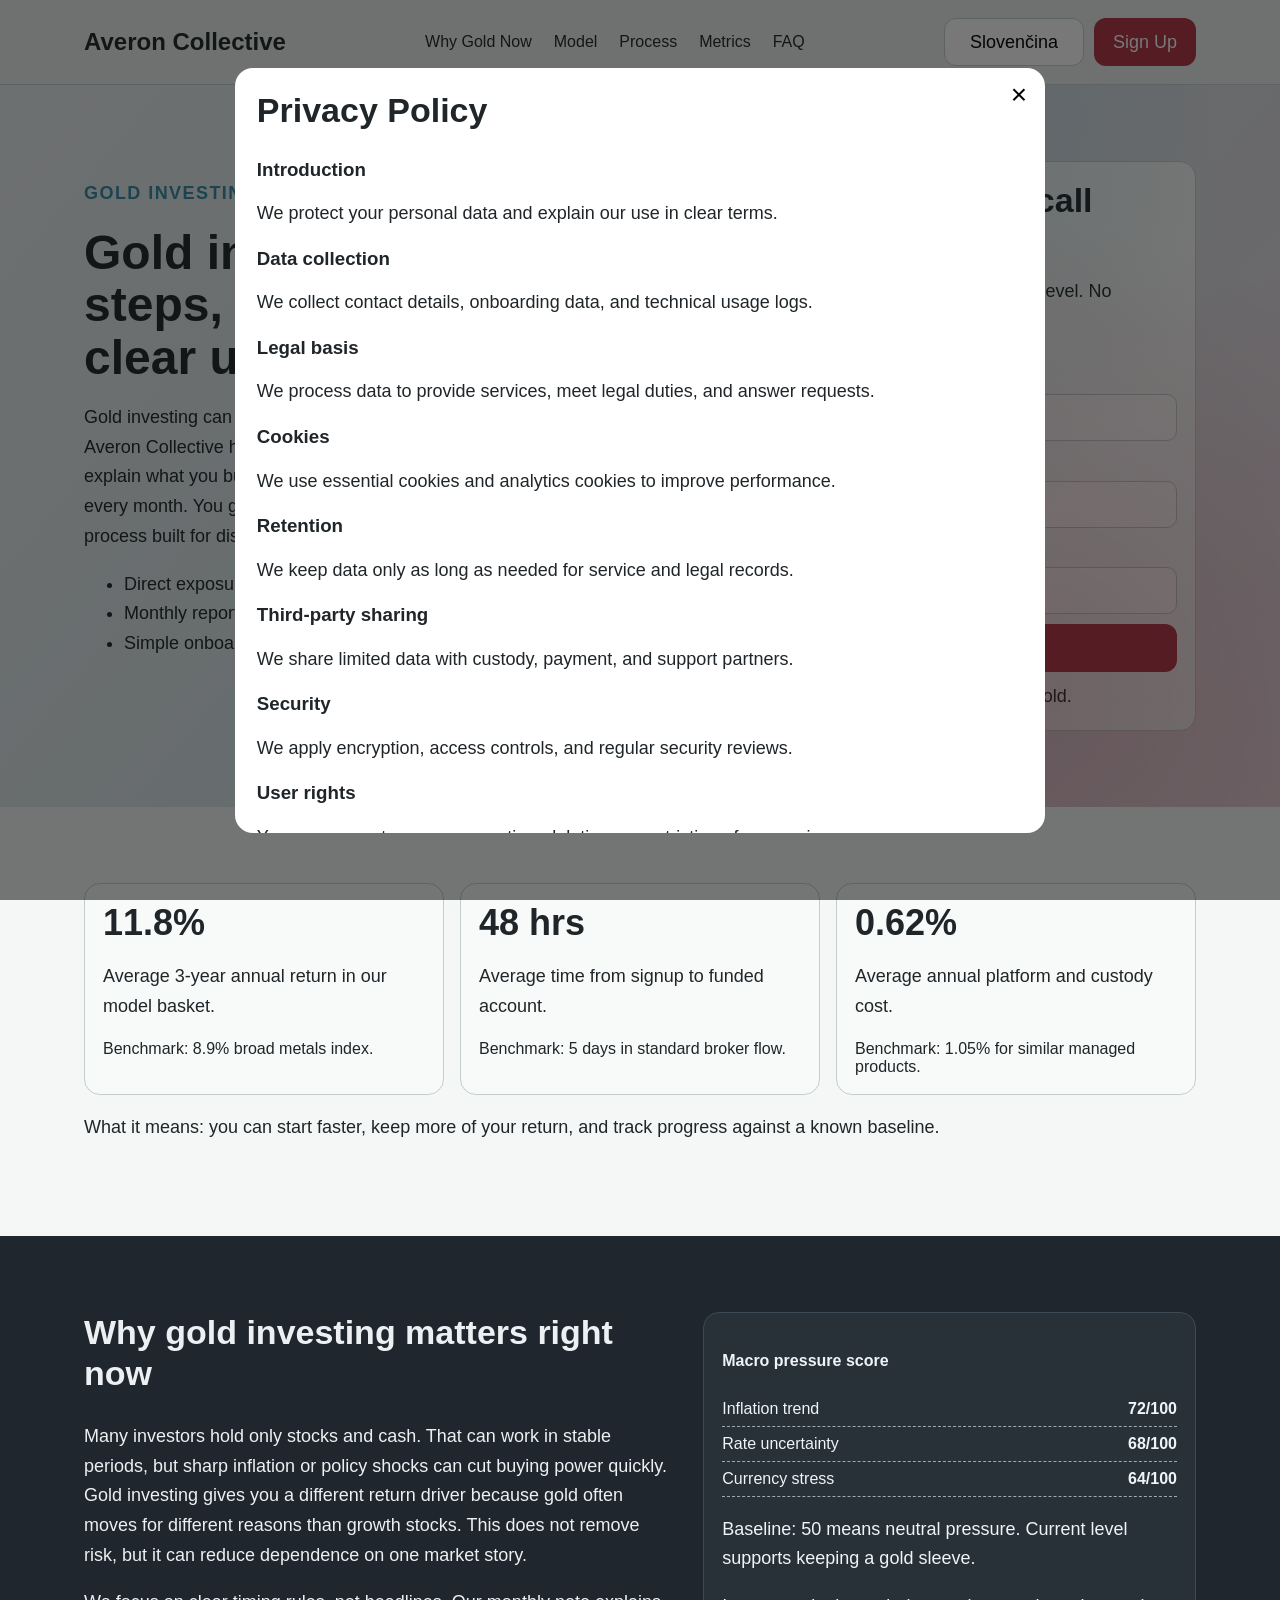
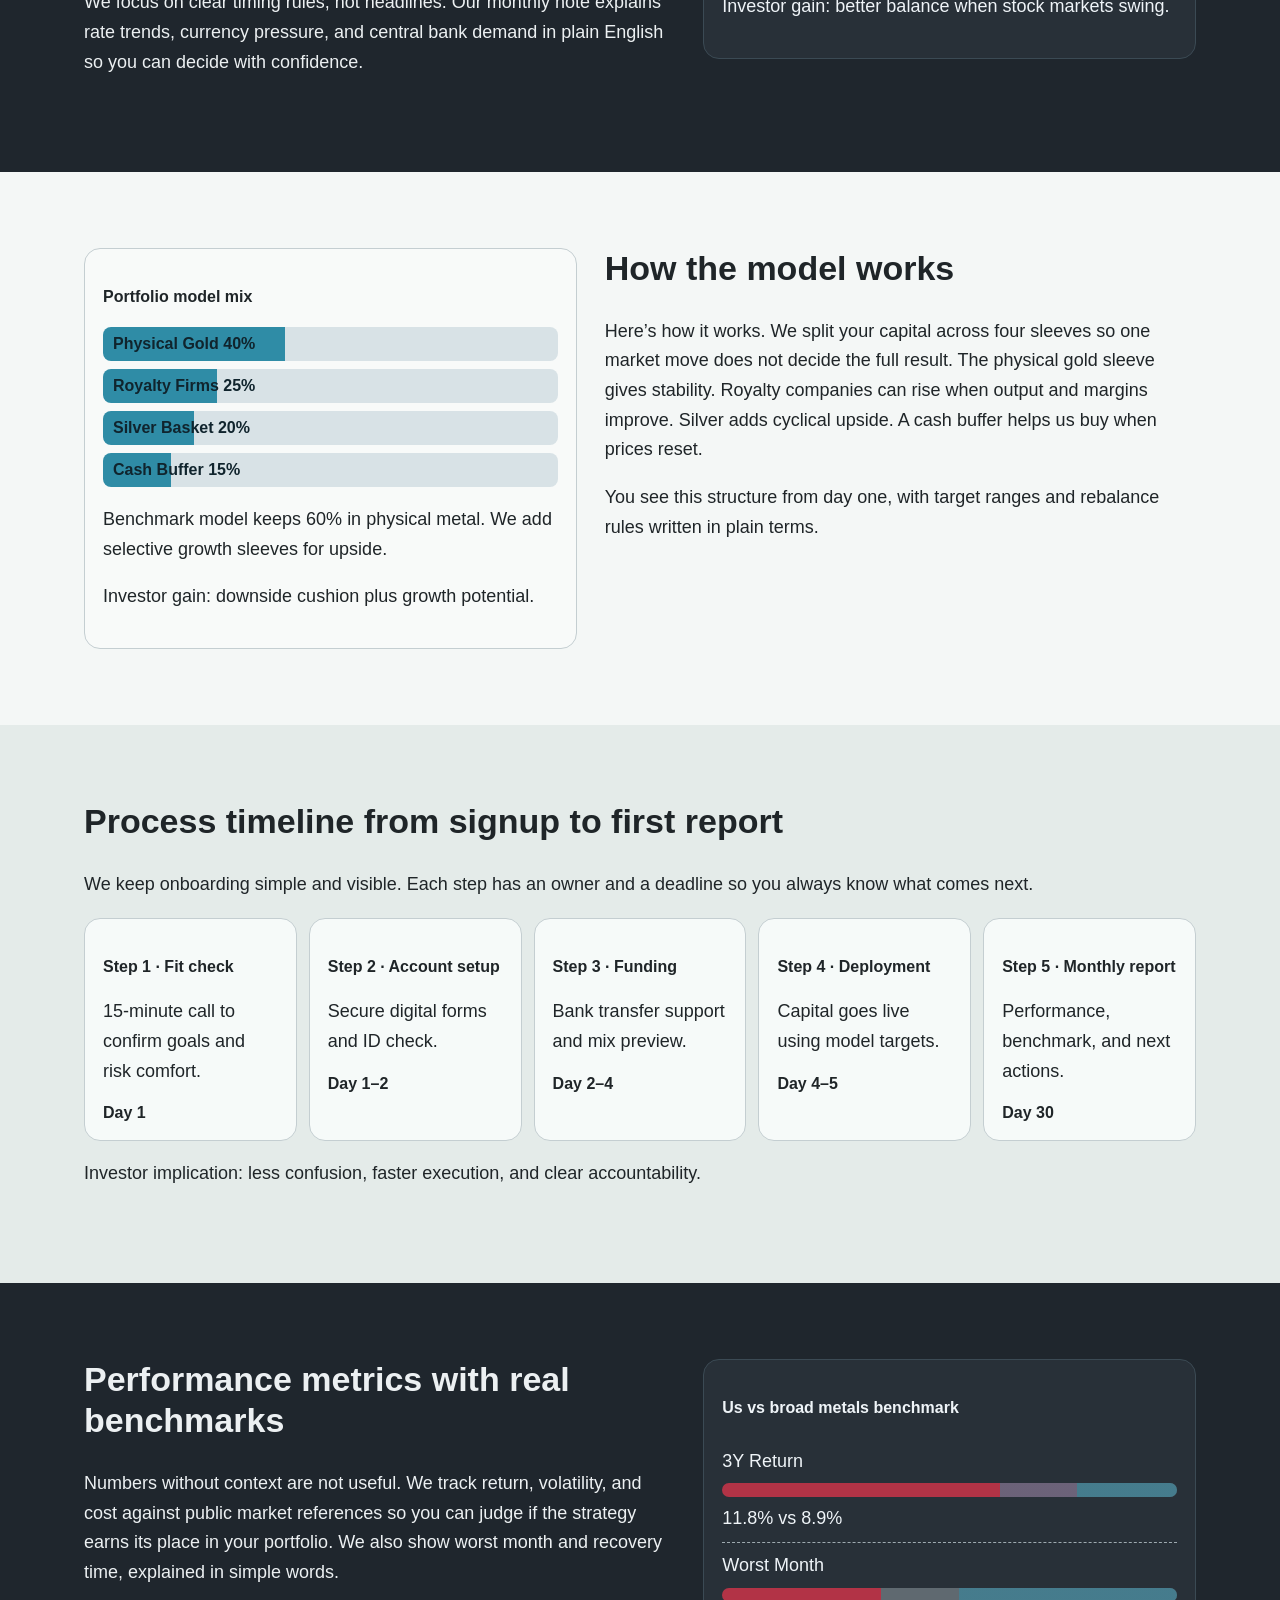
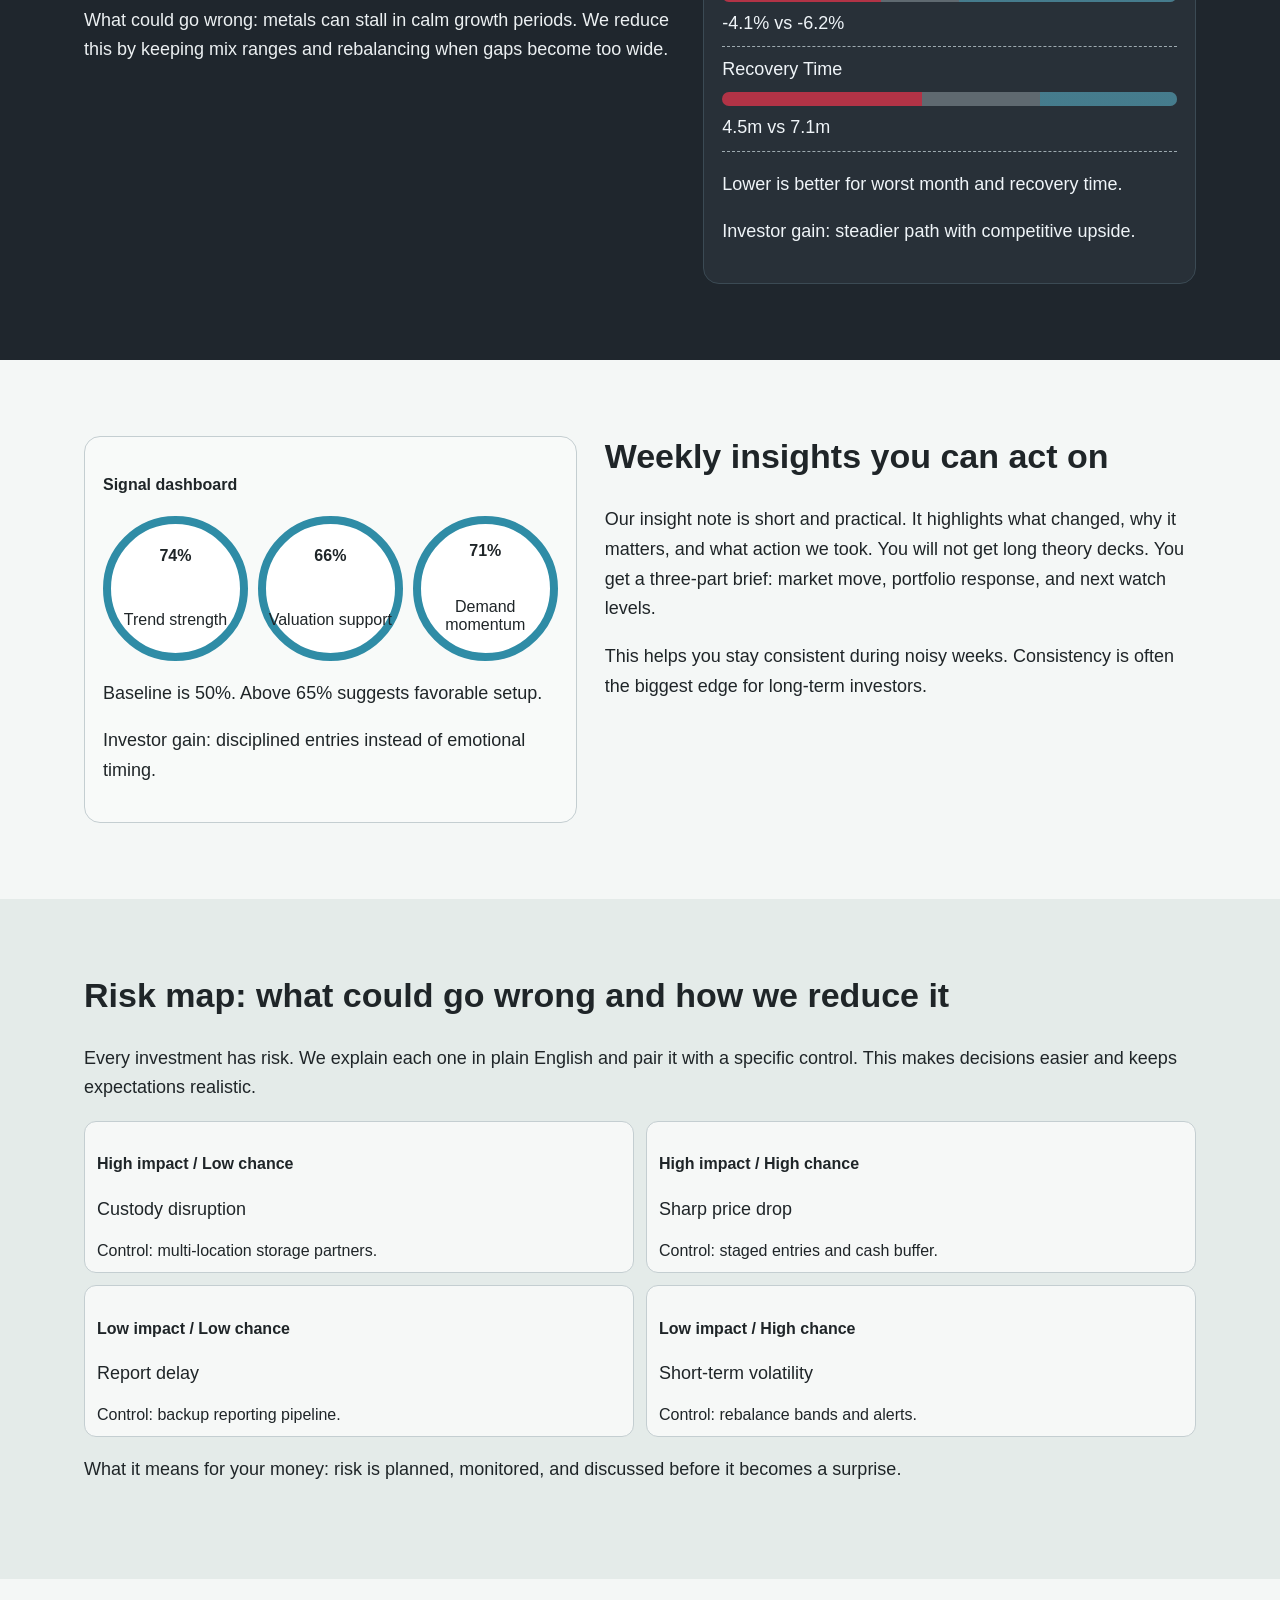
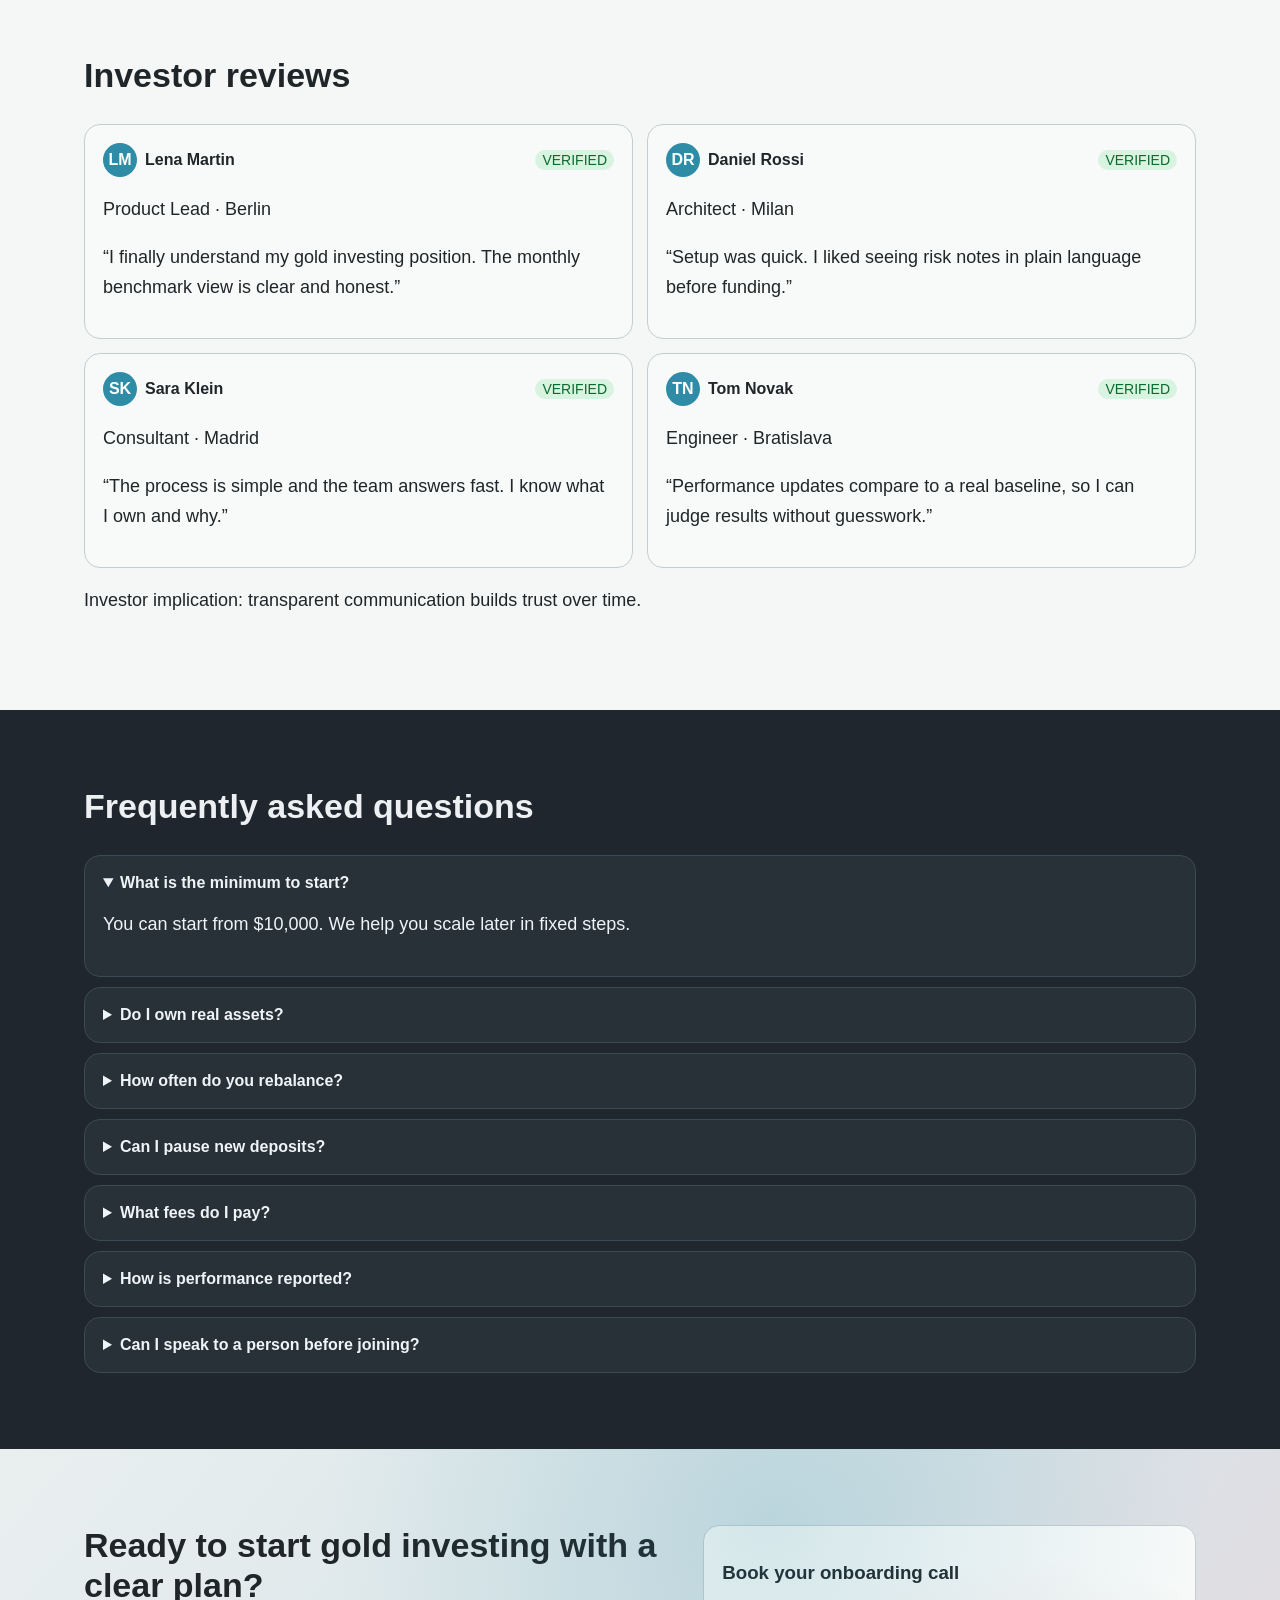
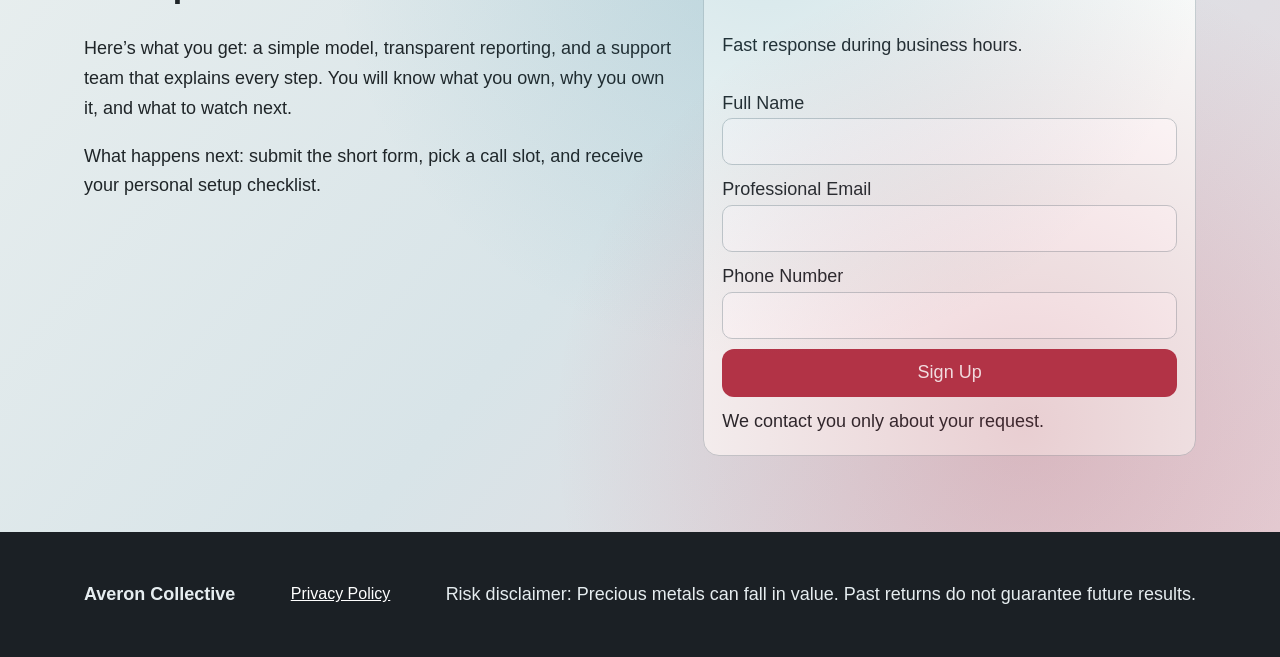
<file: sk/index.html>
<!-- DESIGN SEED: 4831 -->
<!DOCTYPE html>
<html lang="en">
<head>
  <meta charset="UTF-8" />
  <meta name="viewport" content="width=device-width, initial-scale=1.0" />
  <title>Averon Collective | Gold Investing Strategy for Slovenčina</title>
  <meta name="description" content="Learn how Averon Collective makes gold investing simple for long-term investors in Slovenčina. Clear process, transparent metrics, and risk controls." />
  <link rel="canonical" href="https://averoncollective.com/sk/index.html" />
  <link rel="alternate" hreflang="en" href="https://averoncollective.com/index.html" />
  <link rel="alternate" hreflang="de" href="https://averoncollective.com/de/index.html" />
  <link rel="alternate" hreflang="fr" href="https://averoncollective.com/fr/index.html" />
  <link rel="alternate" hreflang="es" href="https://averoncollective.com/es/index.html" />
  <link rel="alternate" hreflang="it" href="https://averoncollective.com/it/index.html" />
  <link rel="alternate" hreflang="tr" href="https://averoncollective.com/tr/index.html" />
  <link rel="alternate" hreflang="pt" href="https://averoncollective.com/pt/index.html" />
  <link rel="alternate" hreflang="ja" href="https://averoncollective.com/jp/index.html" />
  <link rel="alternate" hreflang="sk" href="https://averoncollective.com/sk/index.html" />
  <link rel="alternate" hreflang="nl-BE" href="https://averoncollective.com/be/index.html" />
  <meta property="og:title" content="Averon Collective | Gold Investing Strategy for Slovenčina" />
  <meta property="og:description" content="Learn how Averon Collective makes gold investing simple for long-term investors in Slovenčina. Clear process, transparent metrics, and risk controls." />
  <meta property="og:type" content="website" />
  <meta property="og:url" content="https://averoncollective.com/sk/index.html" />
  <meta name="twitter:card" content="summary_large_image" />
  <meta name="twitter:title" content="Averon Collective | Gold Investing Strategy for Slovenčina" />
  <meta name="twitter:description" content="Learn how Averon Collective makes gold investing simple for long-term investors in Slovenčina. Clear process, transparent metrics, and risk controls." />
  <link rel="stylesheet" href="../assets/style.css" />
</head>
<body data-lang="Slovenčina">
<header class="site-header">
  <div class="container header-inner">
    <a class="brand" href="../index.html">Averon Collective</a>
    <nav class="main-nav" aria-label="Main navigation"><a href="#why">Why Gold Now</a>
<a href="#model">Model</a>
<a href="#process">Process</a>
<a href="#metrics">Metrics</a>
<a href="#faq">FAQ</a></nav>
    <div class="header-actions">
      <div class="lang-wrap">
        <button class="btn btn-lang" aria-haspopup="true" aria-expanded="false">Slovenčina</button>
        <div class="lang-menu" role="menu"><a href="../index.html" role="menuitem"><svg viewBox="0 0 60 40" aria-hidden="true"><rect width="60" height="40" fill="#012169"/><path d="M0 0 60 40M60 0 0 40" stroke="#fff" stroke-width="8"/><path d="M0 0 60 40M60 0 0 40" stroke="#C8102E" stroke-width="4"/><path d="M30 0v40M0 20h60" stroke="#fff" stroke-width="12"/><path d="M30 0v40M0 20h60" stroke="#C8102E" stroke-width="7"/></svg><span>English</span></a><a href="../de/index.html" role="menuitem"><svg viewBox="0 0 60 40" aria-hidden="true"><rect width="60" height="13.3" y="0" fill="#000"/><rect width="60" height="13.3" y="13.3" fill="#DD0000"/><rect width="60" height="13.4" y="26.6" fill="#FFCE00"/></svg><span>Deutsch</span></a><a href="../fr/index.html" role="menuitem"><svg viewBox="0 0 60 40" aria-hidden="true"><rect width="20" height="40" fill="#0055A4"/><rect x="20" width="20" height="40" fill="#fff"/><rect x="40" width="20" height="40" fill="#EF4135"/></svg><span>Français</span></a><a href="../es/index.html" role="menuitem"><svg viewBox="0 0 60 40" aria-hidden="true"><rect width="60" height="10" y="0" fill="#AA151B"/><rect width="60" height="20" y="10" fill="#F1BF00"/><rect width="60" height="10" y="30" fill="#AA151B"/></svg><span>Español</span></a><a href="../it/index.html" role="menuitem"><svg viewBox="0 0 60 40" aria-hidden="true"><rect width="20" height="40" fill="#009246"/><rect x="20" width="20" height="40" fill="#fff"/><rect x="40" width="20" height="40" fill="#CE2B37"/></svg><span>Italiano</span></a><a href="../tr/index.html" role="menuitem"><svg viewBox="0 0 60 40" aria-hidden="true"><rect width="60" height="40" fill="#E30A17"/><circle cx="24" cy="20" r="10" fill="#fff"/><circle cx="27" cy="20" r="8" fill="#E30A17"/><polygon points="34,20 40,17 40,23" fill="#fff"/></svg><span>Türkçe</span></a><a href="../pt/index.html" role="menuitem"><svg viewBox="0 0 60 40" aria-hidden="true"><rect width="24" height="40" fill="#046A38"/><rect x="24" width="36" height="40" fill="#DA291C"/><circle cx="24" cy="20" r="7" fill="#FFCD00"/></svg><span>Português</span></a><a href="../jp/index.html" role="menuitem"><svg viewBox="0 0 60 40" aria-hidden="true"><rect width="60" height="40" fill="#fff"/><circle cx="30" cy="20" r="10" fill="#BC002D"/></svg><span>日本語</span></a><a href="../sk/index.html" role="menuitem"><svg viewBox="0 0 60 40" aria-hidden="true"><rect width="60" height="13.3" fill="#fff"/><rect y="13.3" width="60" height="13.3" fill="#0B4EA2"/><rect y="26.6" width="60" height="13.4" fill="#EE1C25"/></svg><span>Slovenčina</span></a><a href="../be/index.html" role="menuitem"><svg viewBox="0 0 60 40" aria-hidden="true"><rect width="20" height="40" fill="#000"/><rect x="20" width="20" height="40" fill="#FFD90C"/><rect x="40" width="20" height="40" fill="#EF3340"/></svg><span>Belgium</span></a>
        </div>
      </div>
      <a href="#lead" class="btn btn-primary">Sign Up</a>
      <button class="burger" aria-label="Open menu" aria-expanded="false" aria-controls="mobile-drawer"><span></span><span></span><span></span></button>
    </div>
  </div>
  <div class="mobile-drawer" id="mobile-drawer" aria-hidden="true">
    <button class="drawer-close" aria-label="Close menu">×</button>
    <nav class="drawer-nav"><a href="#why">Why Gold Now</a>
<a href="#model">Model</a>
<a href="#process">Process</a>
<a href="#metrics">Metrics</a>
<a href="#faq">FAQ</a>
      <div class="drawer-lang"><a href="../index.html">English</a>
                <a href="../de/index.html">Deutsch</a>
                <a href="../fr/index.html">Français</a>
                <a href="../es/index.html">Español</a>
                <a href="../it/index.html">Italiano</a>
                <a href="../tr/index.html">Türkçe</a>
                <a href="../pt/index.html">Português</a>
                <a href="../jp/index.html">日本語</a>
                <a href="../sk/index.html">Slovenčina</a>
                <a href="../be/index.html">Belgium</a></div>
      <a href="#lead" class="btn btn-primary">Sign Up</a>
    </nav>
  </div>
  <div class="drawer-overlay"></div>
</header>

<main>
<section class="hero section-mesh" id="lead">
  <div class="container hero-grid">
    <div>
      <p class="eyebrow">Gold investing for long-term investors</p>
      <h1>Gold investing with clear steps, clear costs, and clear updates</h1>
      <p>Gold investing can protect part of your savings when markets move fast. Averon Collective helps you join gold investing with a simple plan. We explain what you buy, how we store it, and how performance is tracked every month. You get one clear dashboard, one support team, and one process built for disciplined investors who value clarity over hype.</p>
      <ul class="check-list"><li>Direct exposure to physical gold and selected metal funds</li><li>Monthly report with benchmark comparison</li><li>Simple onboarding in under 10 minutes</li></ul>
    </div>
    <form class="lead-form" aria-label="Hero lead form">
      <h2>Start with a guided call</h2>
      <p>See if this fits your timeline and comfort level. No pressure.</p>
      <label>Full Name<input type="text" required /></label>
      <label>Professional Email<input type="email" required /></label>
      <label>Phone Number<input type="tel" required /></label>
      <button type="submit" class="btn btn-primary">Sign Up</button>
      <small>Your details stay private and are never sold.</small>
    </form>
  </div>
</section>

<section class="kpi-strip section-light">
 <div class="container kpi-grid">
  <article><h3>11.8%</h3><p>Average 3-year annual return in our model basket.</p><span>Benchmark: 8.9% broad metals index.</span></article>
  <article><h3>48 hrs</h3><p>Average time from signup to funded account.</p><span>Benchmark: 5 days in standard broker flow.</span></article>
  <article><h3>0.62%</h3><p>Average annual platform and custody cost.</p><span>Benchmark: 1.05% for similar managed products.</span></article>
 </div>
 <div class="container"><p class="interpret">What it means: you can start faster, keep more of your return, and track progress against a known baseline.</p></div>
</section>

<section id="why" class="section-dark">
 <div class="container split">
  <div><h2>Why gold investing matters right now</h2><p>Many investors hold only stocks and cash. That can work in stable periods, but sharp inflation or policy shocks can cut buying power quickly. Gold investing gives you a different return driver because gold often moves for different reasons than growth stocks. This does not remove risk, but it can reduce dependence on one market story.</p><p>We focus on clear timing rules, not headlines. Our monthly note explains rate trends, currency pressure, and central bank demand in plain English so you can decide with confidence.</p></div>
  <div class="visual-card">
    <h4>Macro pressure score</h4><div class="vbars"><div><span>Inflation trend</span><b>72/100</b></div><div><span>Rate uncertainty</span><b>68/100</b></div><div><span>Currency stress</span><b>64/100</b></div></div>
    <p>Baseline: 50 means neutral pressure. Current level supports keeping a gold sleeve.</p><p class="gain">Investor gain: better balance when stock markets swing.</p>
  </div>
 </div>
</section>

<section id="model" class="section-light">
 <div class="container split reverse">
  <div class="visual-card"><h4>Portfolio model mix</h4>
    <div class="stack"><span style="--w:40%">Physical Gold 40%</span><span style="--w:25%">Royalty Firms 25%</span><span style="--w:20%">Silver Basket 20%</span><span style="--w:15%">Cash Buffer 15%</span></div>
    <p>Benchmark model keeps 60% in physical metal. We add selective growth sleeves for upside.</p><p class="gain">Investor gain: downside cushion plus growth potential.</p></div>
  <div><h2>How the model works</h2><p>Here’s how it works. We split your capital across four sleeves so one market move does not decide the full result. The physical gold sleeve gives stability. Royalty companies can rise when output and margins improve. Silver adds cyclical upside. A cash buffer helps us buy when prices reset.</p><p>You see this structure from day one, with target ranges and rebalance rules written in plain terms.</p></div>
 </div>
</section>

<section id="process" class="section-neutral">
 <div class="container">
  <h2>Process timeline from signup to first report</h2>
  <p>We keep onboarding simple and visible. Each step has an owner and a deadline so you always know what comes next.</p>
  <div class="timeline"><article><h4>Step 1 · Fit check</h4><p>15-minute call to confirm goals and risk comfort.</p><b>Day 1</b></article><article><h4>Step 2 · Account setup</h4><p>Secure digital forms and ID check.</p><b>Day 1–2</b></article><article><h4>Step 3 · Funding</h4><p>Bank transfer support and mix preview.</p><b>Day 2–4</b></article><article><h4>Step 4 · Deployment</h4><p>Capital goes live using model targets.</p><b>Day 4–5</b></article><article><h4>Step 5 · Monthly report</h4><p>Performance, benchmark, and next actions.</p><b>Day 30</b></article></div>
  <p class="interpret">Investor implication: less confusion, faster execution, and clear accountability.</p>
 </div>
</section>

<section id="metrics" class="section-dark">
 <div class="container split">
  <div><h2>Performance metrics with real benchmarks</h2><p>Numbers without context are not useful. We track return, volatility, and cost against public market references so you can judge if the strategy earns its place in your portfolio. We also show worst month and recovery time, explained in simple words.</p><p>What could go wrong: metals can stall in calm growth periods. We reduce this by keeping mix ranges and rebalancing when gaps become too wide.</p></div>
  <div class="dual-bars visual-card"><h4>Us vs broad metals benchmark</h4><div class="bar"><label>3Y Return</label><i style="--a:78%;--b:61%"></i><small>11.8% vs 8.9%</small></div><div class="bar"><label>Worst Month</label><i style="--a:35%;--b:52%"></i><small>-4.1% vs -6.2%</small></div><div class="bar"><label>Recovery Time</label><i style="--a:44%;--b:70%"></i><small>4.5m vs 7.1m</small></div><p>Lower is better for worst month and recovery time.</p><p class="gain">Investor gain: steadier path with competitive upside.</p></div>
 </div>
</section>

<section id="insights" class="section-light">
 <div class="container split reverse">
  <div class="visual-card ring-wrap"><h4>Signal dashboard</h4><div class="rings"><div><b>74%</b><span>Trend strength</span></div><div><b>66%</b><span>Valuation support</span></div><div><b>71%</b><span>Demand momentum</span></div></div><p>Baseline is 50%. Above 65% suggests favorable setup.</p><p class="gain">Investor gain: disciplined entries instead of emotional timing.</p></div>
  <div><h2>Weekly insights you can act on</h2><p>Our insight note is short and practical. It highlights what changed, why it matters, and what action we took. You will not get long theory decks. You get a three-part brief: market move, portfolio response, and next watch levels.</p><p>This helps you stay consistent during noisy weeks. Consistency is often the biggest edge for long-term investors.</p></div>
 </div>
</section>

<section id="risk" class="section-neutral">
 <div class="container">
  <h2>Risk map: what could go wrong and how we reduce it</h2>
  <p>Every investment has risk. We explain each one in plain English and pair it with a specific control. This makes decisions easier and keeps expectations realistic.</p>
  <div class="risk-matrix"><div><h4>High impact / Low chance</h4><p>Custody disruption</p><span>Control: multi-location storage partners.</span></div><div><h4>High impact / High chance</h4><p>Sharp price drop</p><span>Control: staged entries and cash buffer.</span></div><div><h4>Low impact / Low chance</h4><p>Report delay</p><span>Control: backup reporting pipeline.</span></div><div><h4>Low impact / High chance</h4><p>Short-term volatility</p><span>Control: rebalance bands and alerts.</span></div></div>
  <p class="interpret">What it means for your money: risk is planned, monitored, and discussed before it becomes a surprise.</p>
 </div>
</section>

<section class="section-light reviews" id="reviews">
 <div class="container"><h2>Investor reviews</h2><div class="review-grid">
  <article><div class="r-head"><span class="avatar">LM</span><strong>Lena Martin</strong><em>VERIFIED</em></div><p class="meta">Product Lead · Berlin</p><p>“I finally understand my gold investing position. The monthly benchmark view is clear and honest.”</p></article>
  <article><div class="r-head"><span class="avatar">DR</span><strong>Daniel Rossi</strong><em>VERIFIED</em></div><p class="meta">Architect · Milan</p><p>“Setup was quick. I liked seeing risk notes in plain language before funding.”</p></article>
  <article><div class="r-head"><span class="avatar">SK</span><strong>Sara Klein</strong><em>VERIFIED</em></div><p class="meta">Consultant · Madrid</p><p>“The process is simple and the team answers fast. I know what I own and why.”</p></article>
  <article><div class="r-head"><span class="avatar">TN</span><strong>Tom Novak</strong><em>VERIFIED</em></div><p class="meta">Engineer · Bratislava</p><p>“Performance updates compare to a real baseline, so I can judge results without guesswork.”</p></article>
 </div><p class="interpret">Investor implication: transparent communication builds trust over time.</p></div>
</section>

<section id="faq" class="section-dark faq">
 <div class="container">
  <h2>Frequently asked questions</h2>
  <div class="faq-list">
   <details open><summary>What is the minimum to start?</summary><p>You can start from $10,000. We help you scale later in fixed steps.</p></details>
   <details><summary>Do I own real assets?</summary><p>Yes. The core sleeve uses physical gold custody records plus audited statements.</p></details>
   <details><summary>How often do you rebalance?</summary><p>We check weekly and rebalance when mix weights move outside target bands.</p></details>
   <details><summary>Can I pause new deposits?</summary><p>Yes. You can pause at any time while keeping current holdings active.</p></details>
   <details><summary>What fees do I pay?</summary><p>You pay one clear management and custody fee shown before signup.</p></details>
   <details><summary>How is performance reported?</summary><p>You receive a monthly report with return, benchmark, and key risk notes.</p></details>
   <details><summary>Can I speak to a person before joining?</summary><p>Yes. Every signup includes an advisor call to confirm fit and timeline.</p></details>
  </div>
 </div>
</section>

<section class="section-mesh final-cta">
  <div class="container split">
    <div><h2>Ready to start gold investing with a clear plan?</h2><p>Here’s what you get: a simple model, transparent reporting, and a support team that explains every step. You will know what you own, why you own it, and what to watch next.</p><p>What happens next: submit the short form, pick a call slot, and receive your personal setup checklist.</p></div>
    <form class="lead-form" aria-label="Final lead form">
      <h3>Book your onboarding call</h3>
      <p>Fast response during business hours.</p>
      <label>Full Name<input type="text" required /></label>
      <label>Professional Email<input type="email" required /></label>
      <label>Phone Number<input type="tel" required /></label>
      <button type="submit" class="btn btn-primary">Sign Up</button>
      <small>We contact you only about your request.</small>
    </form>
  </div>
</section>
</main>

<footer class="site-footer">
 <div class="container footer-inner"><p><strong>Averon Collective</strong></p><a href="#" data-open-privacy>Privacy Policy</a><p>Risk disclaimer: Precious metals can fall in value. Past returns do not guarantee future results.</p></div>
</footer>

<div class="privacy-modal" role="dialog" aria-modal="true" aria-labelledby="privacy-title" hidden>
  <div class="privacy-panel">
    <button class="privacy-x" aria-label="Close privacy policy">×</button>
    <h2 id="privacy-title">Privacy Policy</h2>
    <h3>Introduction</h3><p>We protect your personal data and explain our use in clear terms.</p>
    <h3>Data collection</h3><p>We collect contact details, onboarding data, and technical usage logs.</p>
    <h3>Legal basis</h3><p>We process data to provide services, meet legal duties, and answer requests.</p>
    <h3>Cookies</h3><p>We use essential cookies and analytics cookies to improve performance.</p>
    <h3>Retention</h3><p>We keep data only as long as needed for service and legal records.</p>
    <h3>Third-party sharing</h3><p>We share limited data with custody, payment, and support partners.</p>
    <h3>Security</h3><p>We apply encryption, access controls, and regular security reviews.</p>
    <h3>User rights</h3><p>You can request access, correction, deletion, or restriction of processing.</p>
    <h3>International transfers</h3><p>If data moves across borders, we use legal safeguards and contracts.</p>
    <h3>Industry risk disclosure</h3><p>Investment services include market risk and operational risk, and these cannot be fully removed.</p>
    <h3>Contact</h3><p>Email privacy@averoncollective.com for any privacy request.</p>
    <div class="privacy-footer"><button class="btn btn-secondary" data-close-privacy>Close</button></div>
  </div>
</div>

<script type="application/ld+json">{"@context":"https://schema.org","@graph":[{"@type":"Organization","name":"Averon Collective","url":"https://averoncollective.com/","logo":"https://averoncollective.com/assets/img/logo.png"},{"@type":"WebSite","name":"Averon Collective","url":"https://averoncollective.com/"},{"@type":"FAQPage","mainEntity":[{"@type":"Question","name":"What is the minimum to start?","acceptedAnswer":{"@type":"Answer","text":"You can start from $10,000."}},{"@type":"Question","name":"Do I own real assets?","acceptedAnswer":{"@type":"Answer","text":"Yes, the core sleeve uses physical gold custody records."}}]},{"@type":"Review","itemReviewed":{"@type":"Organization","name":"Averon Collective"},"author":{"@type":"Person","name":"Lena Martin"},"reviewRating":{"@type":"Rating","ratingValue":"5","bestRating":"5"},"reviewBody":"Clear monthly updates and simple onboarding."}]}</script>
<script src="../assets/app.js" defer></script>
</body>
</html>
</file>
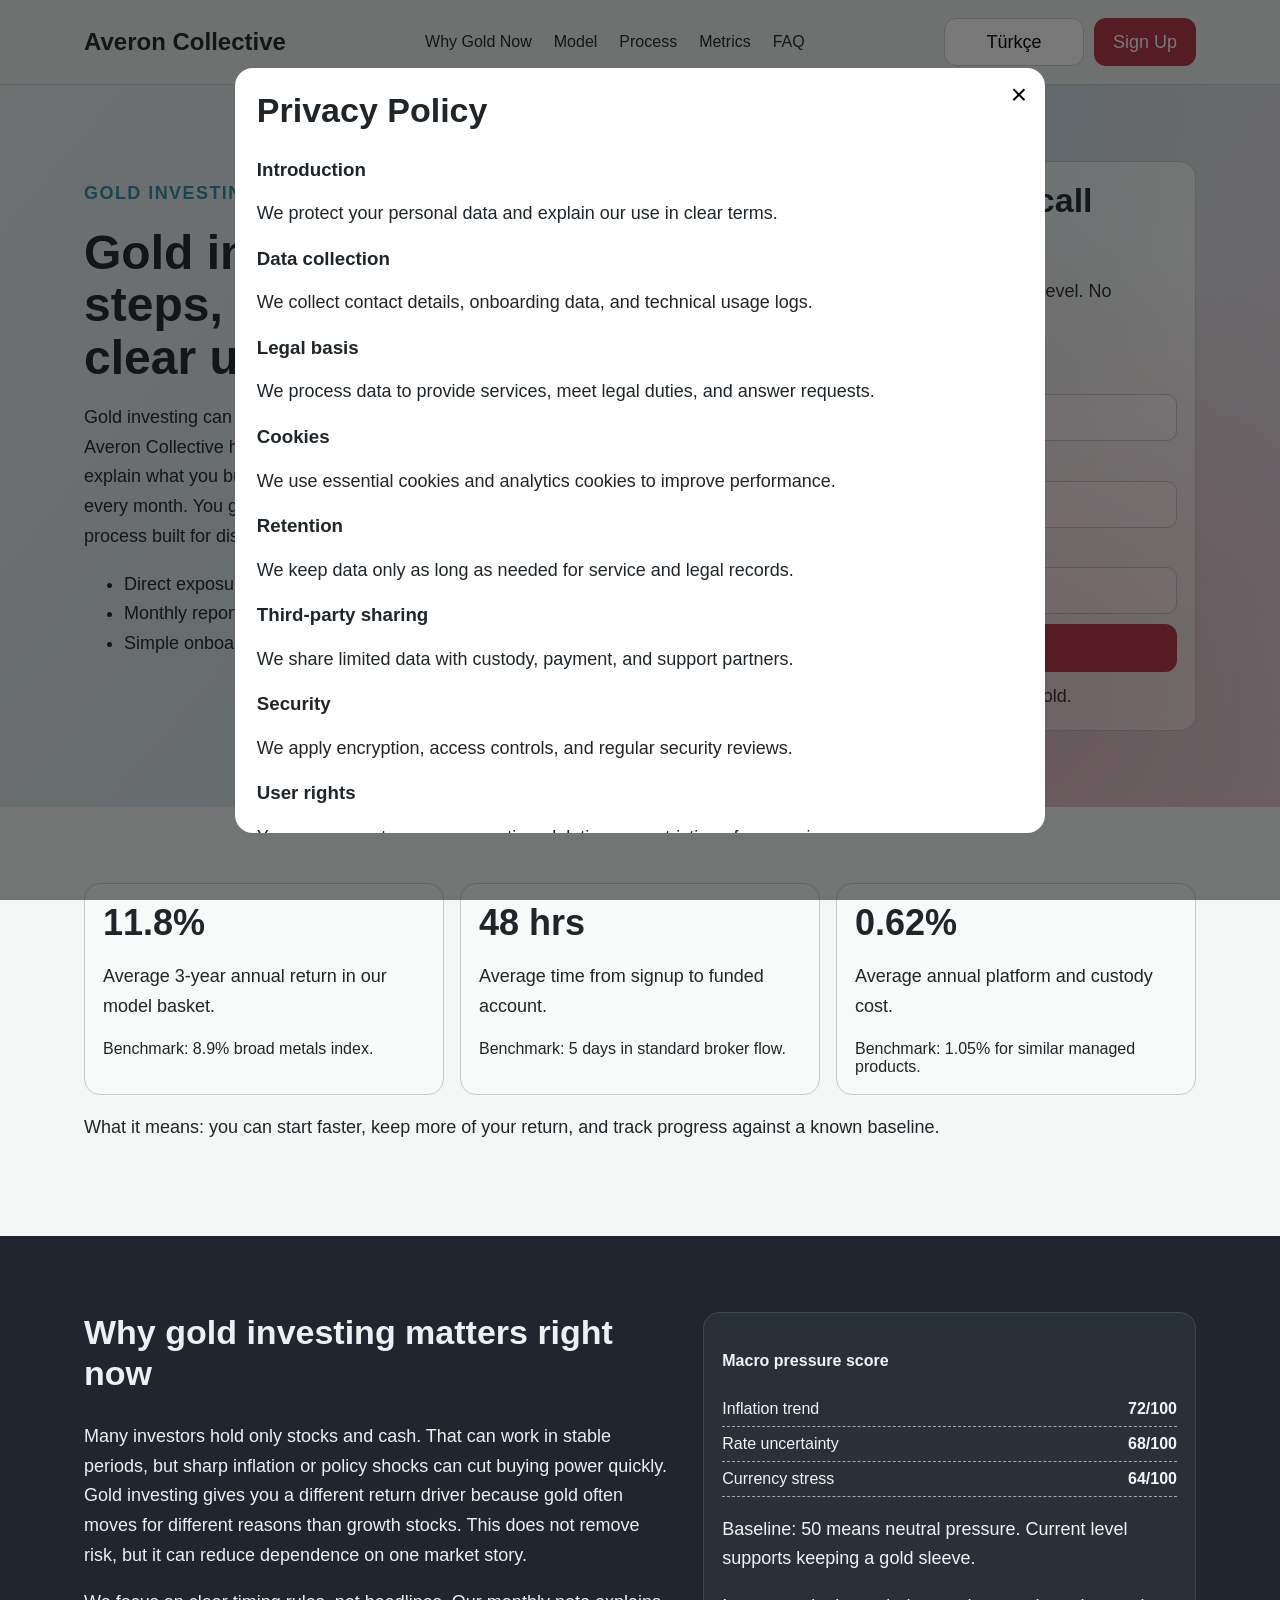
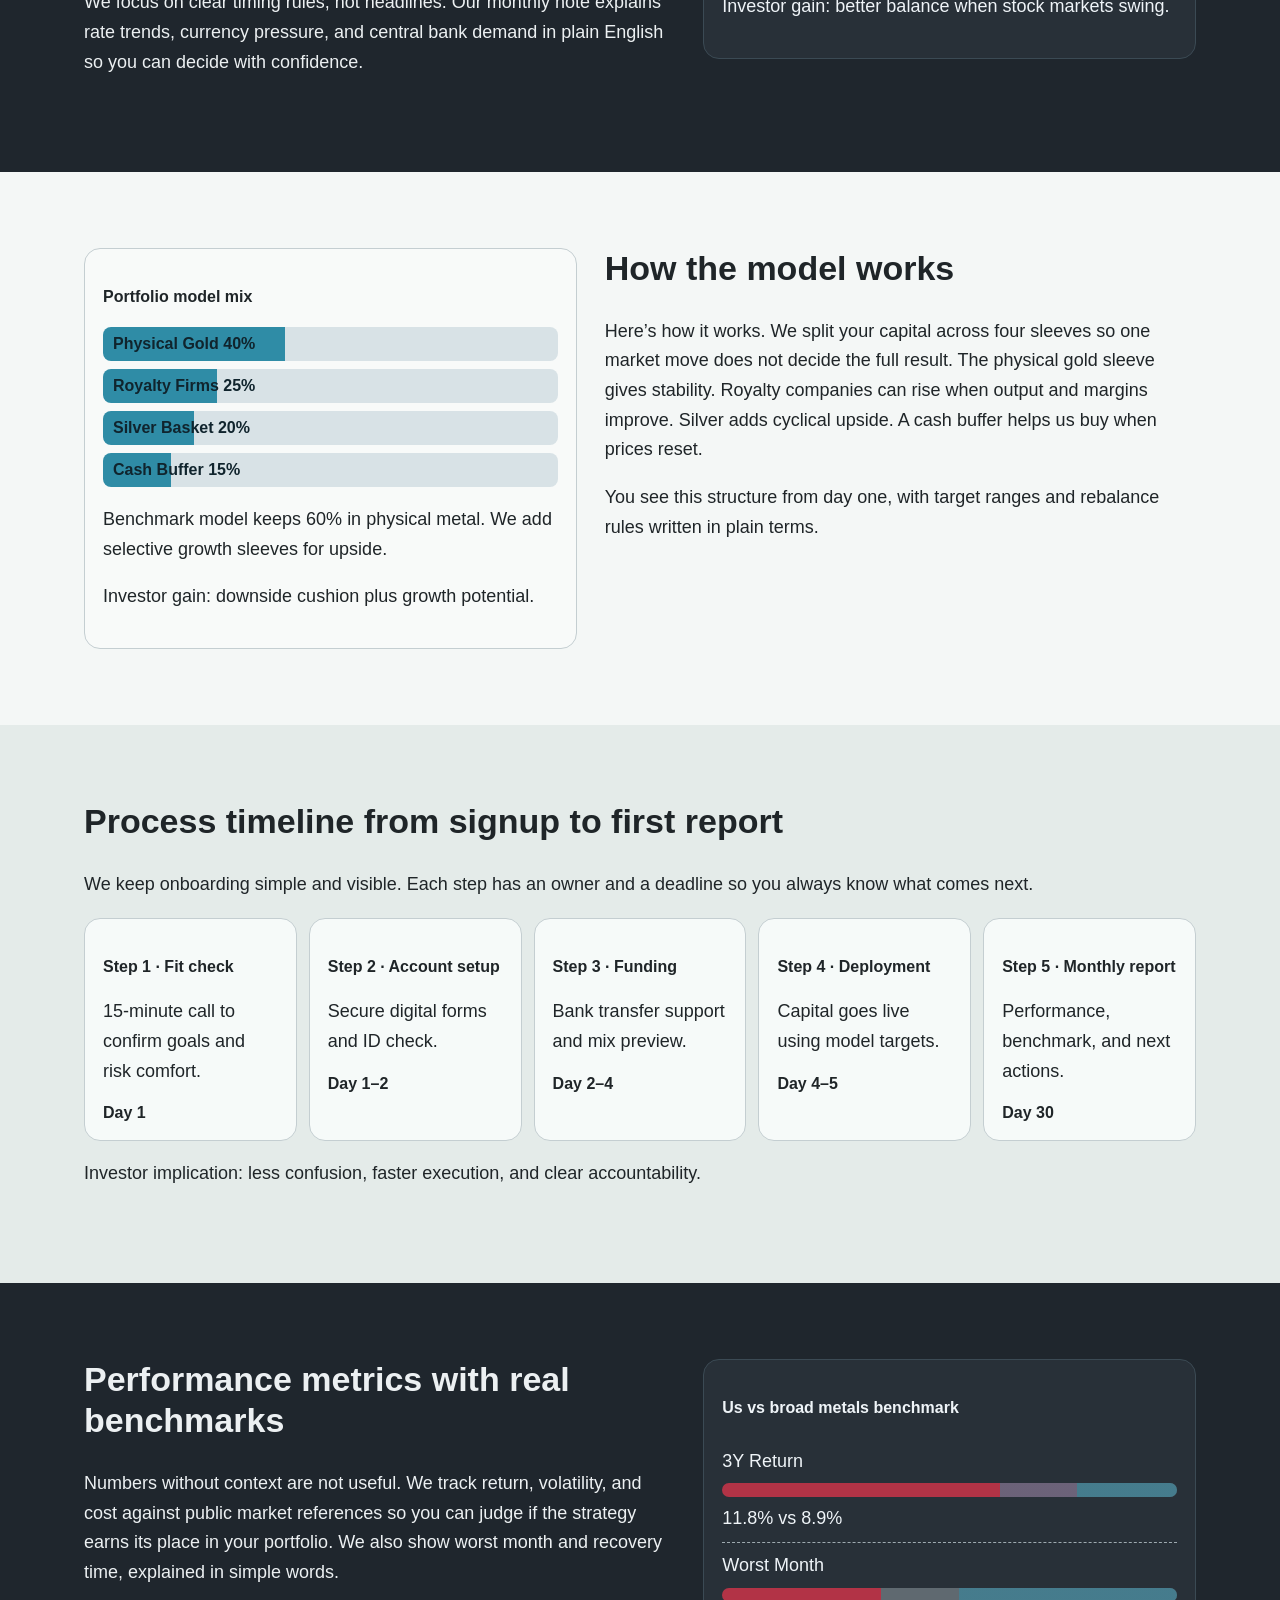
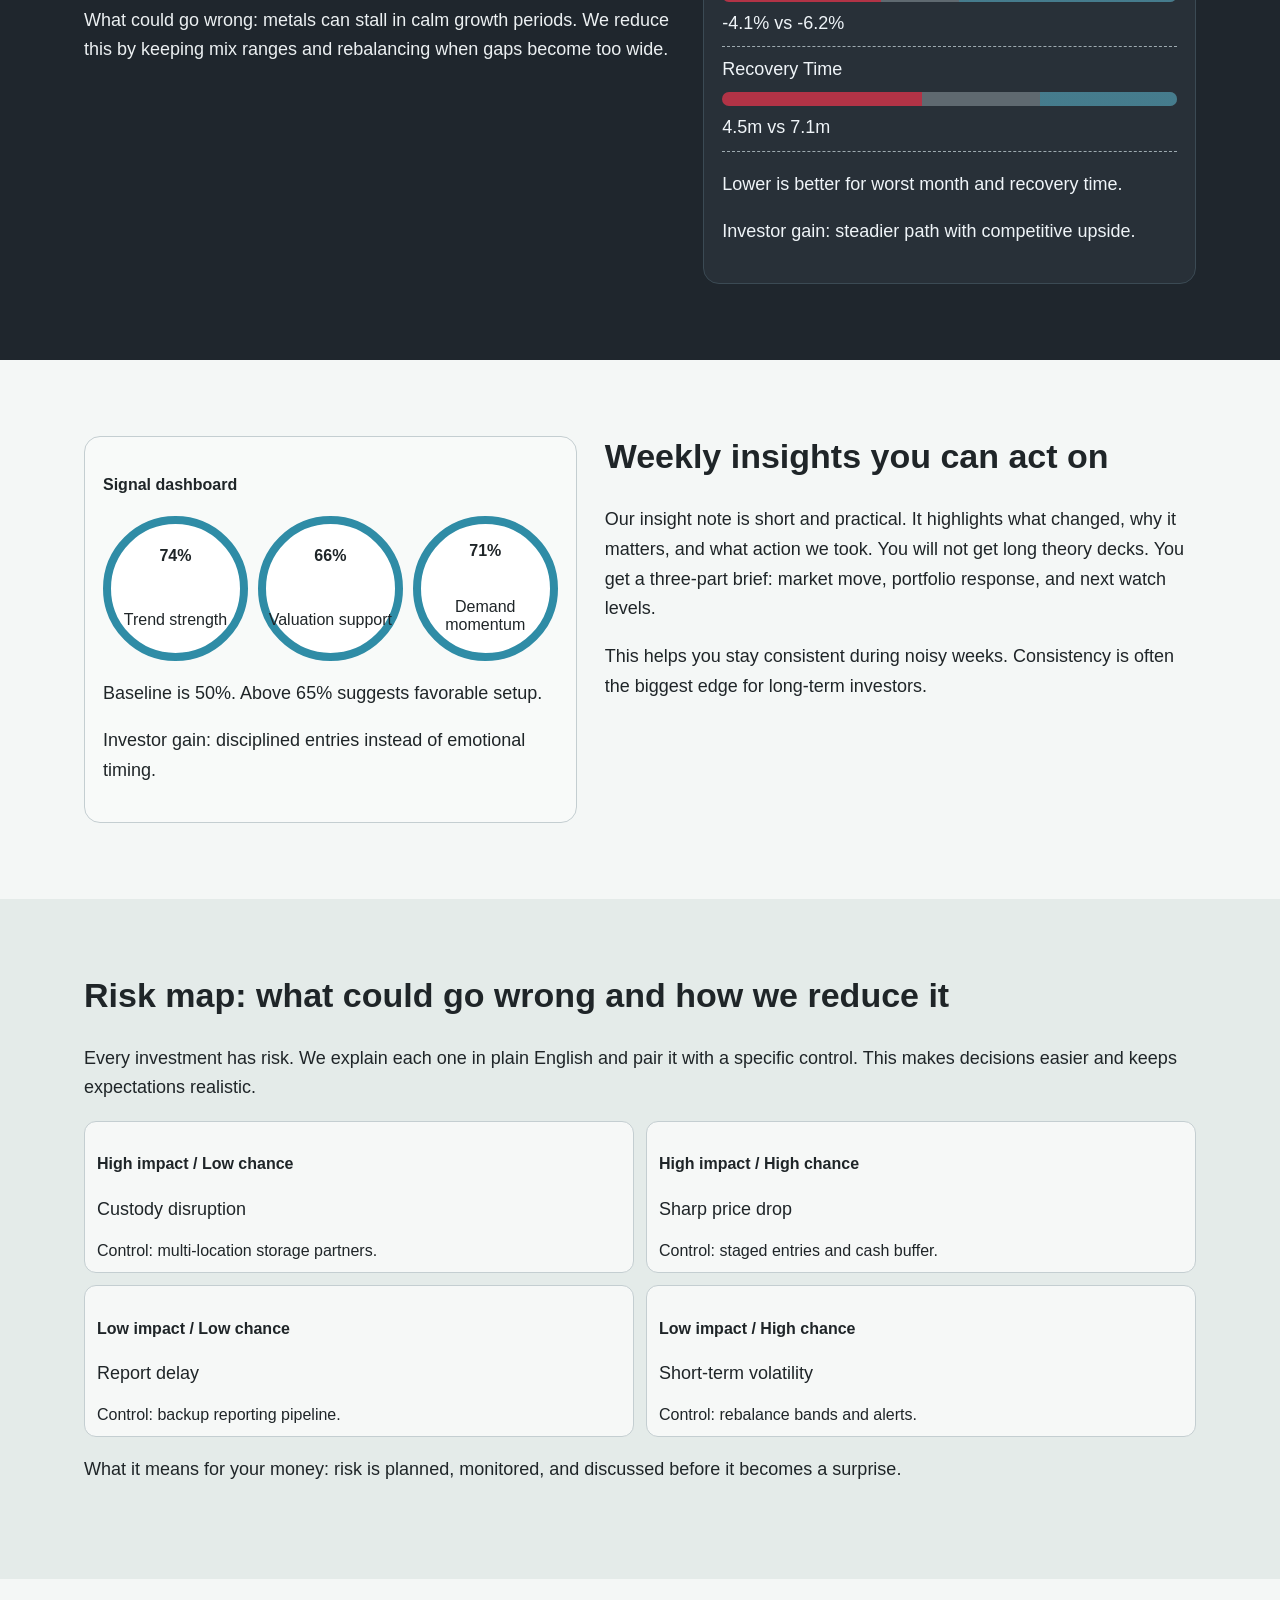
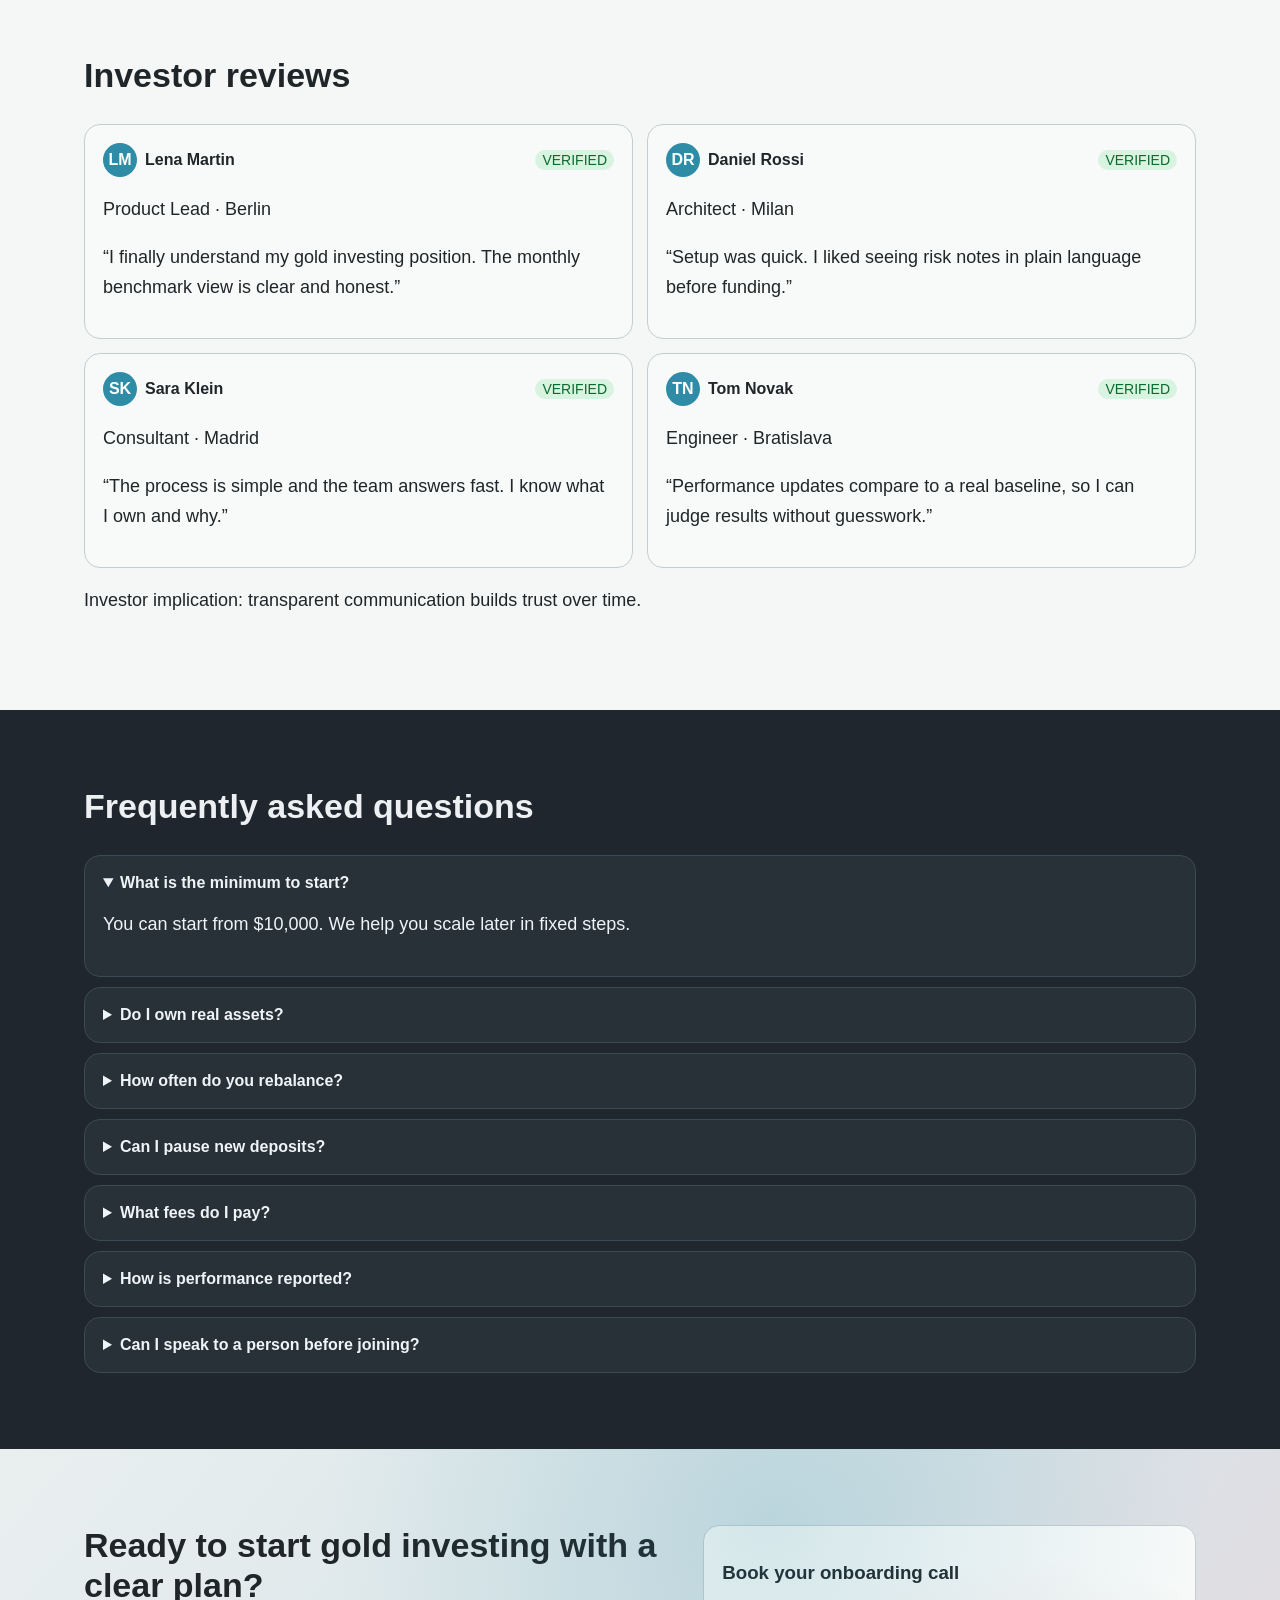
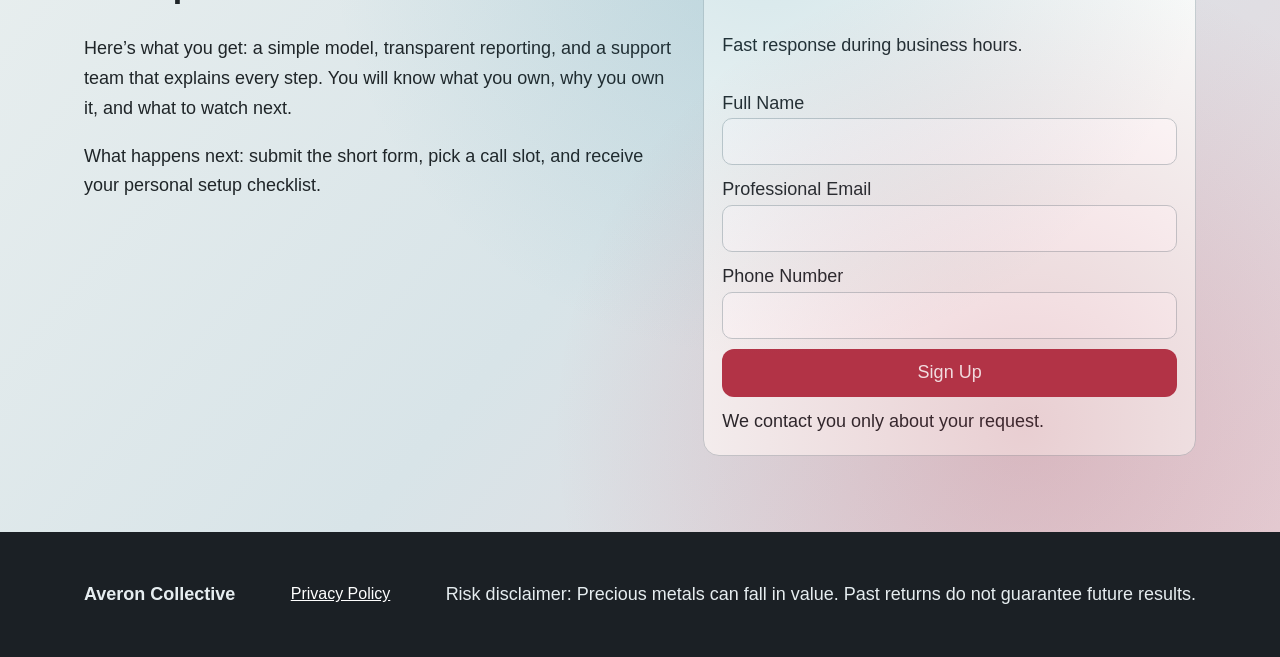
<file: tr/index.html>
<!-- DESIGN SEED: 4831 -->
<!DOCTYPE html>
<html lang="en">
<head>
  <meta charset="UTF-8" />
  <meta name="viewport" content="width=device-width, initial-scale=1.0" />
  <title>Averon Collective | Gold Investing Strategy for Türkçe</title>
  <meta name="description" content="Learn how Averon Collective makes gold investing simple for long-term investors in Türkçe. Clear process, transparent metrics, and risk controls." />
  <link rel="canonical" href="https://averoncollective.com/tr/index.html" />
  <link rel="alternate" hreflang="en" href="https://averoncollective.com/index.html" />
  <link rel="alternate" hreflang="de" href="https://averoncollective.com/de/index.html" />
  <link rel="alternate" hreflang="fr" href="https://averoncollective.com/fr/index.html" />
  <link rel="alternate" hreflang="es" href="https://averoncollective.com/es/index.html" />
  <link rel="alternate" hreflang="it" href="https://averoncollective.com/it/index.html" />
  <link rel="alternate" hreflang="tr" href="https://averoncollective.com/tr/index.html" />
  <link rel="alternate" hreflang="pt" href="https://averoncollective.com/pt/index.html" />
  <link rel="alternate" hreflang="ja" href="https://averoncollective.com/jp/index.html" />
  <link rel="alternate" hreflang="sk" href="https://averoncollective.com/sk/index.html" />
  <link rel="alternate" hreflang="nl-BE" href="https://averoncollective.com/be/index.html" />
  <meta property="og:title" content="Averon Collective | Gold Investing Strategy for Türkçe" />
  <meta property="og:description" content="Learn how Averon Collective makes gold investing simple for long-term investors in Türkçe. Clear process, transparent metrics, and risk controls." />
  <meta property="og:type" content="website" />
  <meta property="og:url" content="https://averoncollective.com/tr/index.html" />
  <meta name="twitter:card" content="summary_large_image" />
  <meta name="twitter:title" content="Averon Collective | Gold Investing Strategy for Türkçe" />
  <meta name="twitter:description" content="Learn how Averon Collective makes gold investing simple for long-term investors in Türkçe. Clear process, transparent metrics, and risk controls." />
  <link rel="stylesheet" href="../assets/style.css" />
</head>
<body data-lang="Türkçe">
<header class="site-header">
  <div class="container header-inner">
    <a class="brand" href="../index.html">Averon Collective</a>
    <nav class="main-nav" aria-label="Main navigation"><a href="#why">Why Gold Now</a>
<a href="#model">Model</a>
<a href="#process">Process</a>
<a href="#metrics">Metrics</a>
<a href="#faq">FAQ</a></nav>
    <div class="header-actions">
      <div class="lang-wrap">
        <button class="btn btn-lang" aria-haspopup="true" aria-expanded="false">Türkçe</button>
        <div class="lang-menu" role="menu"><a href="../index.html" role="menuitem"><svg viewBox="0 0 60 40" aria-hidden="true"><rect width="60" height="40" fill="#012169"/><path d="M0 0 60 40M60 0 0 40" stroke="#fff" stroke-width="8"/><path d="M0 0 60 40M60 0 0 40" stroke="#C8102E" stroke-width="4"/><path d="M30 0v40M0 20h60" stroke="#fff" stroke-width="12"/><path d="M30 0v40M0 20h60" stroke="#C8102E" stroke-width="7"/></svg><span>English</span></a><a href="../de/index.html" role="menuitem"><svg viewBox="0 0 60 40" aria-hidden="true"><rect width="60" height="13.3" y="0" fill="#000"/><rect width="60" height="13.3" y="13.3" fill="#DD0000"/><rect width="60" height="13.4" y="26.6" fill="#FFCE00"/></svg><span>Deutsch</span></a><a href="../fr/index.html" role="menuitem"><svg viewBox="0 0 60 40" aria-hidden="true"><rect width="20" height="40" fill="#0055A4"/><rect x="20" width="20" height="40" fill="#fff"/><rect x="40" width="20" height="40" fill="#EF4135"/></svg><span>Français</span></a><a href="../es/index.html" role="menuitem"><svg viewBox="0 0 60 40" aria-hidden="true"><rect width="60" height="10" y="0" fill="#AA151B"/><rect width="60" height="20" y="10" fill="#F1BF00"/><rect width="60" height="10" y="30" fill="#AA151B"/></svg><span>Español</span></a><a href="../it/index.html" role="menuitem"><svg viewBox="0 0 60 40" aria-hidden="true"><rect width="20" height="40" fill="#009246"/><rect x="20" width="20" height="40" fill="#fff"/><rect x="40" width="20" height="40" fill="#CE2B37"/></svg><span>Italiano</span></a><a href="../tr/index.html" role="menuitem"><svg viewBox="0 0 60 40" aria-hidden="true"><rect width="60" height="40" fill="#E30A17"/><circle cx="24" cy="20" r="10" fill="#fff"/><circle cx="27" cy="20" r="8" fill="#E30A17"/><polygon points="34,20 40,17 40,23" fill="#fff"/></svg><span>Türkçe</span></a><a href="../pt/index.html" role="menuitem"><svg viewBox="0 0 60 40" aria-hidden="true"><rect width="24" height="40" fill="#046A38"/><rect x="24" width="36" height="40" fill="#DA291C"/><circle cx="24" cy="20" r="7" fill="#FFCD00"/></svg><span>Português</span></a><a href="../jp/index.html" role="menuitem"><svg viewBox="0 0 60 40" aria-hidden="true"><rect width="60" height="40" fill="#fff"/><circle cx="30" cy="20" r="10" fill="#BC002D"/></svg><span>日本語</span></a><a href="../sk/index.html" role="menuitem"><svg viewBox="0 0 60 40" aria-hidden="true"><rect width="60" height="13.3" fill="#fff"/><rect y="13.3" width="60" height="13.3" fill="#0B4EA2"/><rect y="26.6" width="60" height="13.4" fill="#EE1C25"/></svg><span>Slovenčina</span></a><a href="../be/index.html" role="menuitem"><svg viewBox="0 0 60 40" aria-hidden="true"><rect width="20" height="40" fill="#000"/><rect x="20" width="20" height="40" fill="#FFD90C"/><rect x="40" width="20" height="40" fill="#EF3340"/></svg><span>Belgium</span></a>
        </div>
      </div>
      <a href="#lead" class="btn btn-primary">Sign Up</a>
      <button class="burger" aria-label="Open menu" aria-expanded="false" aria-controls="mobile-drawer"><span></span><span></span><span></span></button>
    </div>
  </div>
  <div class="mobile-drawer" id="mobile-drawer" aria-hidden="true">
    <button class="drawer-close" aria-label="Close menu">×</button>
    <nav class="drawer-nav"><a href="#why">Why Gold Now</a>
<a href="#model">Model</a>
<a href="#process">Process</a>
<a href="#metrics">Metrics</a>
<a href="#faq">FAQ</a>
      <div class="drawer-lang"><a href="../index.html">English</a>
                <a href="../de/index.html">Deutsch</a>
                <a href="../fr/index.html">Français</a>
                <a href="../es/index.html">Español</a>
                <a href="../it/index.html">Italiano</a>
                <a href="../tr/index.html">Türkçe</a>
                <a href="../pt/index.html">Português</a>
                <a href="../jp/index.html">日本語</a>
                <a href="../sk/index.html">Slovenčina</a>
                <a href="../be/index.html">Belgium</a></div>
      <a href="#lead" class="btn btn-primary">Sign Up</a>
    </nav>
  </div>
  <div class="drawer-overlay"></div>
</header>

<main>
<section class="hero section-mesh" id="lead">
  <div class="container hero-grid">
    <div>
      <p class="eyebrow">Gold investing for long-term investors</p>
      <h1>Gold investing with clear steps, clear costs, and clear updates</h1>
      <p>Gold investing can protect part of your savings when markets move fast. Averon Collective helps you join gold investing with a simple plan. We explain what you buy, how we store it, and how performance is tracked every month. You get one clear dashboard, one support team, and one process built for disciplined investors who value clarity over hype.</p>
      <ul class="check-list"><li>Direct exposure to physical gold and selected metal funds</li><li>Monthly report with benchmark comparison</li><li>Simple onboarding in under 10 minutes</li></ul>
    </div>
    <form class="lead-form" aria-label="Hero lead form">
      <h2>Start with a guided call</h2>
      <p>See if this fits your timeline and comfort level. No pressure.</p>
      <label>Full Name<input type="text" required /></label>
      <label>Professional Email<input type="email" required /></label>
      <label>Phone Number<input type="tel" required /></label>
      <button type="submit" class="btn btn-primary">Sign Up</button>
      <small>Your details stay private and are never sold.</small>
    </form>
  </div>
</section>

<section class="kpi-strip section-light">
 <div class="container kpi-grid">
  <article><h3>11.8%</h3><p>Average 3-year annual return in our model basket.</p><span>Benchmark: 8.9% broad metals index.</span></article>
  <article><h3>48 hrs</h3><p>Average time from signup to funded account.</p><span>Benchmark: 5 days in standard broker flow.</span></article>
  <article><h3>0.62%</h3><p>Average annual platform and custody cost.</p><span>Benchmark: 1.05% for similar managed products.</span></article>
 </div>
 <div class="container"><p class="interpret">What it means: you can start faster, keep more of your return, and track progress against a known baseline.</p></div>
</section>

<section id="why" class="section-dark">
 <div class="container split">
  <div><h2>Why gold investing matters right now</h2><p>Many investors hold only stocks and cash. That can work in stable periods, but sharp inflation or policy shocks can cut buying power quickly. Gold investing gives you a different return driver because gold often moves for different reasons than growth stocks. This does not remove risk, but it can reduce dependence on one market story.</p><p>We focus on clear timing rules, not headlines. Our monthly note explains rate trends, currency pressure, and central bank demand in plain English so you can decide with confidence.</p></div>
  <div class="visual-card">
    <h4>Macro pressure score</h4><div class="vbars"><div><span>Inflation trend</span><b>72/100</b></div><div><span>Rate uncertainty</span><b>68/100</b></div><div><span>Currency stress</span><b>64/100</b></div></div>
    <p>Baseline: 50 means neutral pressure. Current level supports keeping a gold sleeve.</p><p class="gain">Investor gain: better balance when stock markets swing.</p>
  </div>
 </div>
</section>

<section id="model" class="section-light">
 <div class="container split reverse">
  <div class="visual-card"><h4>Portfolio model mix</h4>
    <div class="stack"><span style="--w:40%">Physical Gold 40%</span><span style="--w:25%">Royalty Firms 25%</span><span style="--w:20%">Silver Basket 20%</span><span style="--w:15%">Cash Buffer 15%</span></div>
    <p>Benchmark model keeps 60% in physical metal. We add selective growth sleeves for upside.</p><p class="gain">Investor gain: downside cushion plus growth potential.</p></div>
  <div><h2>How the model works</h2><p>Here’s how it works. We split your capital across four sleeves so one market move does not decide the full result. The physical gold sleeve gives stability. Royalty companies can rise when output and margins improve. Silver adds cyclical upside. A cash buffer helps us buy when prices reset.</p><p>You see this structure from day one, with target ranges and rebalance rules written in plain terms.</p></div>
 </div>
</section>

<section id="process" class="section-neutral">
 <div class="container">
  <h2>Process timeline from signup to first report</h2>
  <p>We keep onboarding simple and visible. Each step has an owner and a deadline so you always know what comes next.</p>
  <div class="timeline"><article><h4>Step 1 · Fit check</h4><p>15-minute call to confirm goals and risk comfort.</p><b>Day 1</b></article><article><h4>Step 2 · Account setup</h4><p>Secure digital forms and ID check.</p><b>Day 1–2</b></article><article><h4>Step 3 · Funding</h4><p>Bank transfer support and mix preview.</p><b>Day 2–4</b></article><article><h4>Step 4 · Deployment</h4><p>Capital goes live using model targets.</p><b>Day 4–5</b></article><article><h4>Step 5 · Monthly report</h4><p>Performance, benchmark, and next actions.</p><b>Day 30</b></article></div>
  <p class="interpret">Investor implication: less confusion, faster execution, and clear accountability.</p>
 </div>
</section>

<section id="metrics" class="section-dark">
 <div class="container split">
  <div><h2>Performance metrics with real benchmarks</h2><p>Numbers without context are not useful. We track return, volatility, and cost against public market references so you can judge if the strategy earns its place in your portfolio. We also show worst month and recovery time, explained in simple words.</p><p>What could go wrong: metals can stall in calm growth periods. We reduce this by keeping mix ranges and rebalancing when gaps become too wide.</p></div>
  <div class="dual-bars visual-card"><h4>Us vs broad metals benchmark</h4><div class="bar"><label>3Y Return</label><i style="--a:78%;--b:61%"></i><small>11.8% vs 8.9%</small></div><div class="bar"><label>Worst Month</label><i style="--a:35%;--b:52%"></i><small>-4.1% vs -6.2%</small></div><div class="bar"><label>Recovery Time</label><i style="--a:44%;--b:70%"></i><small>4.5m vs 7.1m</small></div><p>Lower is better for worst month and recovery time.</p><p class="gain">Investor gain: steadier path with competitive upside.</p></div>
 </div>
</section>

<section id="insights" class="section-light">
 <div class="container split reverse">
  <div class="visual-card ring-wrap"><h4>Signal dashboard</h4><div class="rings"><div><b>74%</b><span>Trend strength</span></div><div><b>66%</b><span>Valuation support</span></div><div><b>71%</b><span>Demand momentum</span></div></div><p>Baseline is 50%. Above 65% suggests favorable setup.</p><p class="gain">Investor gain: disciplined entries instead of emotional timing.</p></div>
  <div><h2>Weekly insights you can act on</h2><p>Our insight note is short and practical. It highlights what changed, why it matters, and what action we took. You will not get long theory decks. You get a three-part brief: market move, portfolio response, and next watch levels.</p><p>This helps you stay consistent during noisy weeks. Consistency is often the biggest edge for long-term investors.</p></div>
 </div>
</section>

<section id="risk" class="section-neutral">
 <div class="container">
  <h2>Risk map: what could go wrong and how we reduce it</h2>
  <p>Every investment has risk. We explain each one in plain English and pair it with a specific control. This makes decisions easier and keeps expectations realistic.</p>
  <div class="risk-matrix"><div><h4>High impact / Low chance</h4><p>Custody disruption</p><span>Control: multi-location storage partners.</span></div><div><h4>High impact / High chance</h4><p>Sharp price drop</p><span>Control: staged entries and cash buffer.</span></div><div><h4>Low impact / Low chance</h4><p>Report delay</p><span>Control: backup reporting pipeline.</span></div><div><h4>Low impact / High chance</h4><p>Short-term volatility</p><span>Control: rebalance bands and alerts.</span></div></div>
  <p class="interpret">What it means for your money: risk is planned, monitored, and discussed before it becomes a surprise.</p>
 </div>
</section>

<section class="section-light reviews" id="reviews">
 <div class="container"><h2>Investor reviews</h2><div class="review-grid">
  <article><div class="r-head"><span class="avatar">LM</span><strong>Lena Martin</strong><em>VERIFIED</em></div><p class="meta">Product Lead · Berlin</p><p>“I finally understand my gold investing position. The monthly benchmark view is clear and honest.”</p></article>
  <article><div class="r-head"><span class="avatar">DR</span><strong>Daniel Rossi</strong><em>VERIFIED</em></div><p class="meta">Architect · Milan</p><p>“Setup was quick. I liked seeing risk notes in plain language before funding.”</p></article>
  <article><div class="r-head"><span class="avatar">SK</span><strong>Sara Klein</strong><em>VERIFIED</em></div><p class="meta">Consultant · Madrid</p><p>“The process is simple and the team answers fast. I know what I own and why.”</p></article>
  <article><div class="r-head"><span class="avatar">TN</span><strong>Tom Novak</strong><em>VERIFIED</em></div><p class="meta">Engineer · Bratislava</p><p>“Performance updates compare to a real baseline, so I can judge results without guesswork.”</p></article>
 </div><p class="interpret">Investor implication: transparent communication builds trust over time.</p></div>
</section>

<section id="faq" class="section-dark faq">
 <div class="container">
  <h2>Frequently asked questions</h2>
  <div class="faq-list">
   <details open><summary>What is the minimum to start?</summary><p>You can start from $10,000. We help you scale later in fixed steps.</p></details>
   <details><summary>Do I own real assets?</summary><p>Yes. The core sleeve uses physical gold custody records plus audited statements.</p></details>
   <details><summary>How often do you rebalance?</summary><p>We check weekly and rebalance when mix weights move outside target bands.</p></details>
   <details><summary>Can I pause new deposits?</summary><p>Yes. You can pause at any time while keeping current holdings active.</p></details>
   <details><summary>What fees do I pay?</summary><p>You pay one clear management and custody fee shown before signup.</p></details>
   <details><summary>How is performance reported?</summary><p>You receive a monthly report with return, benchmark, and key risk notes.</p></details>
   <details><summary>Can I speak to a person before joining?</summary><p>Yes. Every signup includes an advisor call to confirm fit and timeline.</p></details>
  </div>
 </div>
</section>

<section class="section-mesh final-cta">
  <div class="container split">
    <div><h2>Ready to start gold investing with a clear plan?</h2><p>Here’s what you get: a simple model, transparent reporting, and a support team that explains every step. You will know what you own, why you own it, and what to watch next.</p><p>What happens next: submit the short form, pick a call slot, and receive your personal setup checklist.</p></div>
    <form class="lead-form" aria-label="Final lead form">
      <h3>Book your onboarding call</h3>
      <p>Fast response during business hours.</p>
      <label>Full Name<input type="text" required /></label>
      <label>Professional Email<input type="email" required /></label>
      <label>Phone Number<input type="tel" required /></label>
      <button type="submit" class="btn btn-primary">Sign Up</button>
      <small>We contact you only about your request.</small>
    </form>
  </div>
</section>
</main>

<footer class="site-footer">
 <div class="container footer-inner"><p><strong>Averon Collective</strong></p><a href="#" data-open-privacy>Privacy Policy</a><p>Risk disclaimer: Precious metals can fall in value. Past returns do not guarantee future results.</p></div>
</footer>

<div class="privacy-modal" role="dialog" aria-modal="true" aria-labelledby="privacy-title" hidden>
  <div class="privacy-panel">
    <button class="privacy-x" aria-label="Close privacy policy">×</button>
    <h2 id="privacy-title">Privacy Policy</h2>
    <h3>Introduction</h3><p>We protect your personal data and explain our use in clear terms.</p>
    <h3>Data collection</h3><p>We collect contact details, onboarding data, and technical usage logs.</p>
    <h3>Legal basis</h3><p>We process data to provide services, meet legal duties, and answer requests.</p>
    <h3>Cookies</h3><p>We use essential cookies and analytics cookies to improve performance.</p>
    <h3>Retention</h3><p>We keep data only as long as needed for service and legal records.</p>
    <h3>Third-party sharing</h3><p>We share limited data with custody, payment, and support partners.</p>
    <h3>Security</h3><p>We apply encryption, access controls, and regular security reviews.</p>
    <h3>User rights</h3><p>You can request access, correction, deletion, or restriction of processing.</p>
    <h3>International transfers</h3><p>If data moves across borders, we use legal safeguards and contracts.</p>
    <h3>Industry risk disclosure</h3><p>Investment services include market risk and operational risk, and these cannot be fully removed.</p>
    <h3>Contact</h3><p>Email privacy@averoncollective.com for any privacy request.</p>
    <div class="privacy-footer"><button class="btn btn-secondary" data-close-privacy>Close</button></div>
  </div>
</div>

<script type="application/ld+json">{"@context":"https://schema.org","@graph":[{"@type":"Organization","name":"Averon Collective","url":"https://averoncollective.com/","logo":"https://averoncollective.com/assets/img/logo.png"},{"@type":"WebSite","name":"Averon Collective","url":"https://averoncollective.com/"},{"@type":"FAQPage","mainEntity":[{"@type":"Question","name":"What is the minimum to start?","acceptedAnswer":{"@type":"Answer","text":"You can start from $10,000."}},{"@type":"Question","name":"Do I own real assets?","acceptedAnswer":{"@type":"Answer","text":"Yes, the core sleeve uses physical gold custody records."}}]},{"@type":"Review","itemReviewed":{"@type":"Organization","name":"Averon Collective"},"author":{"@type":"Person","name":"Lena Martin"},"reviewRating":{"@type":"Rating","ratingValue":"5","bestRating":"5"},"reviewBody":"Clear monthly updates and simple onboarding."}]}</script>
<script src="../assets/app.js" defer></script>
</body>
</html>
</file>
<file: assets/style.css>
/*
ID: AC-4831
Background family: Neutral
Surface style: Sharp bordered premium panels
Accent A (CTA): Crimson
Accent B: Steel cyan
Text strategy: Mixed
Section rhythm: Dark hero → Light KPI → Dark why → Light model → Neutral process → Dark metrics → Light insights → Neutral risk → Light reviews → Dark FAQ → Mesh CTA
Glow strategy: Crimson lower-right hero glow; cyan top-center mesh glow; amber soft edge glow in CTA
*/
:root{--bg:#edf1ef;--ink:#1f2528;--muted:#4f5a61;--dark:#1f262d;--panel:#f8faf9;--panel-dark:#283038;--border:#c4ced1;--accent:#b23346;--accent2:#2f8ca6;--btn-height:48px}
*{box-sizing:border-box;min-width:0}html,body{margin:0;padding:0;overflow-x:hidden;font-family:Inter,Segoe UI,sans-serif;color:var(--ink);background:var(--bg)}
p,li,label,small{font-size:18px;line-height:1.65}.container{max-width:1160px;margin:0 auto;padding-inline:24px}
.section-light,.section-dark,.section-neutral,.section-mesh{padding:76px 0;position:relative;overflow:hidden}.section-light{background:#f4f7f6}.section-dark{background:var(--dark);color:#ecf0f2}.section-neutral{background:#e4ebe9}.section-mesh{background:linear-gradient(130deg,#e9efef,#d8e4e8 50%,#e8d8de)}
.section-mesh::before,.hero::before{content:"";position:absolute;inset:0;background:radial-gradient(circle at 80% 85%,rgba(178,51,70,.22),transparent 40%),radial-gradient(circle at 60% 10%,rgba(47,140,166,.18),transparent 45%)}
.site-header{position:sticky;top:0;z-index:30;background:rgba(237,241,239,.9);backdrop-filter:blur(8px);border-bottom:1px solid var(--border)}.header-inner{display:flex;justify-content:space-between;align-items:center;gap:20px;min-height:84px}.brand{text-decoration:none;font-weight:700;color:var(--ink);font-size:24px}
.main-nav{display:flex;gap:22px}.main-nav a{color:var(--ink);text-decoration:none}
.header-actions{display:flex;align-items:center;gap:10px}.btn{height:var(--btn-height);padding:0 18px;border-radius:12px;font-size:18px;display:inline-flex;align-items:center;justify-content:center;text-decoration:none;border:1px solid transparent;cursor:pointer}.btn-primary{background:var(--accent);color:#fff}.btn-primary:hover{filter:brightness(1.08)}.btn-primary:focus,.btn-lang:focus{outline:2px solid var(--accent2);outline-offset:2px}
.btn-lang{background:#fff;border-color:var(--border);min-width:140px}
.lang-wrap{position:relative}.lang-menu{display:none;position:absolute;right:0;top:54px;background:#fff;border:1px solid var(--border);border-radius:12px;padding:8px;width:230px}.lang-menu a{display:flex;align-items:center;gap:10px;padding:8px;border-radius:8px;text-decoration:none;color:var(--ink)}.lang-menu a:hover{background:#eef3f4}.lang-menu svg{width:22px;height:15px;flex:0 0 auto;border:1px solid #bbb}
.lang-wrap.open .lang-menu{display:block}
.burger{display:none;flex-direction:column;gap:4px;background:none;border:none}.burger span{width:24px;height:2px;background:#111}
.hero-grid,.split{display:grid;grid-template-columns:1.2fr 1fr;gap:28px;align-items:start}.reverse{grid-template-columns:1fr 1.2fr}.eyebrow{text-transform:uppercase;letter-spacing:.08em;font-weight:600;color:var(--accent2)}h1{font-size:48px;line-height:1.1;margin:0 0 16px}h2{font-size:34px;line-height:1.2;margin-top:0}
.lead-form,.visual-card,article,details{background:var(--panel);border:1px solid var(--border);border-radius:16px;padding:18px}.section-dark .visual-card,.section-dark details{background:var(--panel-dark);border-color:#3b4a54;color:#eff4f8}
.lead-form{display:flex;flex-direction:column;gap:10px}.lead-form input{width:100%;padding:12px;border-radius:10px;border:1px solid var(--border);font-size:18px}
.kpi-grid{display:grid;grid-template-columns:repeat(3,minmax(220px,1fr));gap:16px}.kpi-grid article h3{font-size:36px;margin:0}
.vbars div,.bar{display:flex;justify-content:space-between;padding:8px 0;border-bottom:1px dashed #9eaab0}.stack{display:grid;gap:8px}.stack span{display:block;background:linear-gradient(90deg,var(--accent2) var(--w),#d8e2e6 var(--w));padding:8px 10px;border-radius:8px;color:#10242d;font-weight:600}
.timeline{display:grid;grid-template-columns:repeat(auto-fit,minmax(180px,1fr));gap:12px}.timeline article{background:#f6faf9}
.dual-bars .bar{display:block}.dual-bars i{display:block;height:14px;background:linear-gradient(90deg,var(--accent) var(--a),#5f6970 var(--a));position:relative;border-radius:99px;margin:7px 0}.dual-bars i::after{content:"";position:absolute;inset:0;background:linear-gradient(90deg,transparent var(--b),#2f8ca688 var(--b));border-radius:99px}
.rings{display:grid;grid-template-columns:repeat(3,1fr);gap:10px}.rings div{aspect-ratio:1;border-radius:50%;border:8px solid var(--accent2);display:grid;place-items:center;text-align:center;background:#fff}
.risk-matrix{display:grid;grid-template-columns:repeat(2,minmax(240px,1fr));gap:12px}.risk-matrix div{border:1px solid var(--border);border-radius:12px;padding:12px;background:#f6f8f7}
.review-grid{display:grid;grid-template-columns:repeat(2,minmax(260px,1fr));gap:14px}.r-head{display:flex;align-items:center;gap:8px}.avatar{width:34px;height:34px;border-radius:50%;display:grid;place-items:center;background:var(--accent2);color:#fff;font-weight:700}.r-head em{font-style:normal;background:#d8f3df;color:#0a6a2f;padding:2px 7px;border-radius:999px;font-size:14px;margin-left:auto}
.faq-list{display:grid;gap:10px}summary{cursor:pointer;font-weight:600}
.site-footer{padding:30px 0;background:#1b2025;color:#e6edf0}.footer-inner{display:flex;justify-content:space-between;gap:12px;align-items:center;flex-wrap:wrap}.footer-inner a{color:#fff}
.mobile-drawer{position:fixed;top:0;right:-360px;width:min(88vw,340px);height:100dvh;background:#fff;padding:20px;transition:right .25s;z-index:40}.mobile-drawer.open{right:0}.drawer-overlay{position:fixed;inset:0;background:rgba(0,0,0,.45);opacity:0;visibility:hidden;z-index:35}.drawer-overlay.show{opacity:1;visibility:visible}.drawer-nav{display:flex;flex-direction:column;gap:14px;margin-top:26px}.drawer-lang{display:grid;gap:6px}
.privacy-modal{position:fixed;inset:0;background:rgba(10,10,10,.55);display:grid;place-items:center;z-index:80}.privacy-panel{max-width:860px;max-height:85dvh;overflow:auto;background:#fff;border-radius:18px;padding:22px;position:relative}.privacy-x{position:absolute;right:12px;top:10px;border:none;background:none;font-size:28px}.privacy-footer{display:flex;justify-content:flex-start}
.reveal{opacity:0;transform:translateY(16px);transition:.5s}.reveal.show{opacity:1;transform:none}
@media (max-width:900px){.main-nav,.header-actions>.btn-primary,.header-actions .lang-wrap{display:none}.burger{display:flex}.hero-grid,.split,.reverse{grid-template-columns:1fr}.kpi-grid,.review-grid,.risk-matrix{grid-template-columns:1fr}h1{font-size:36px}}
</file>
